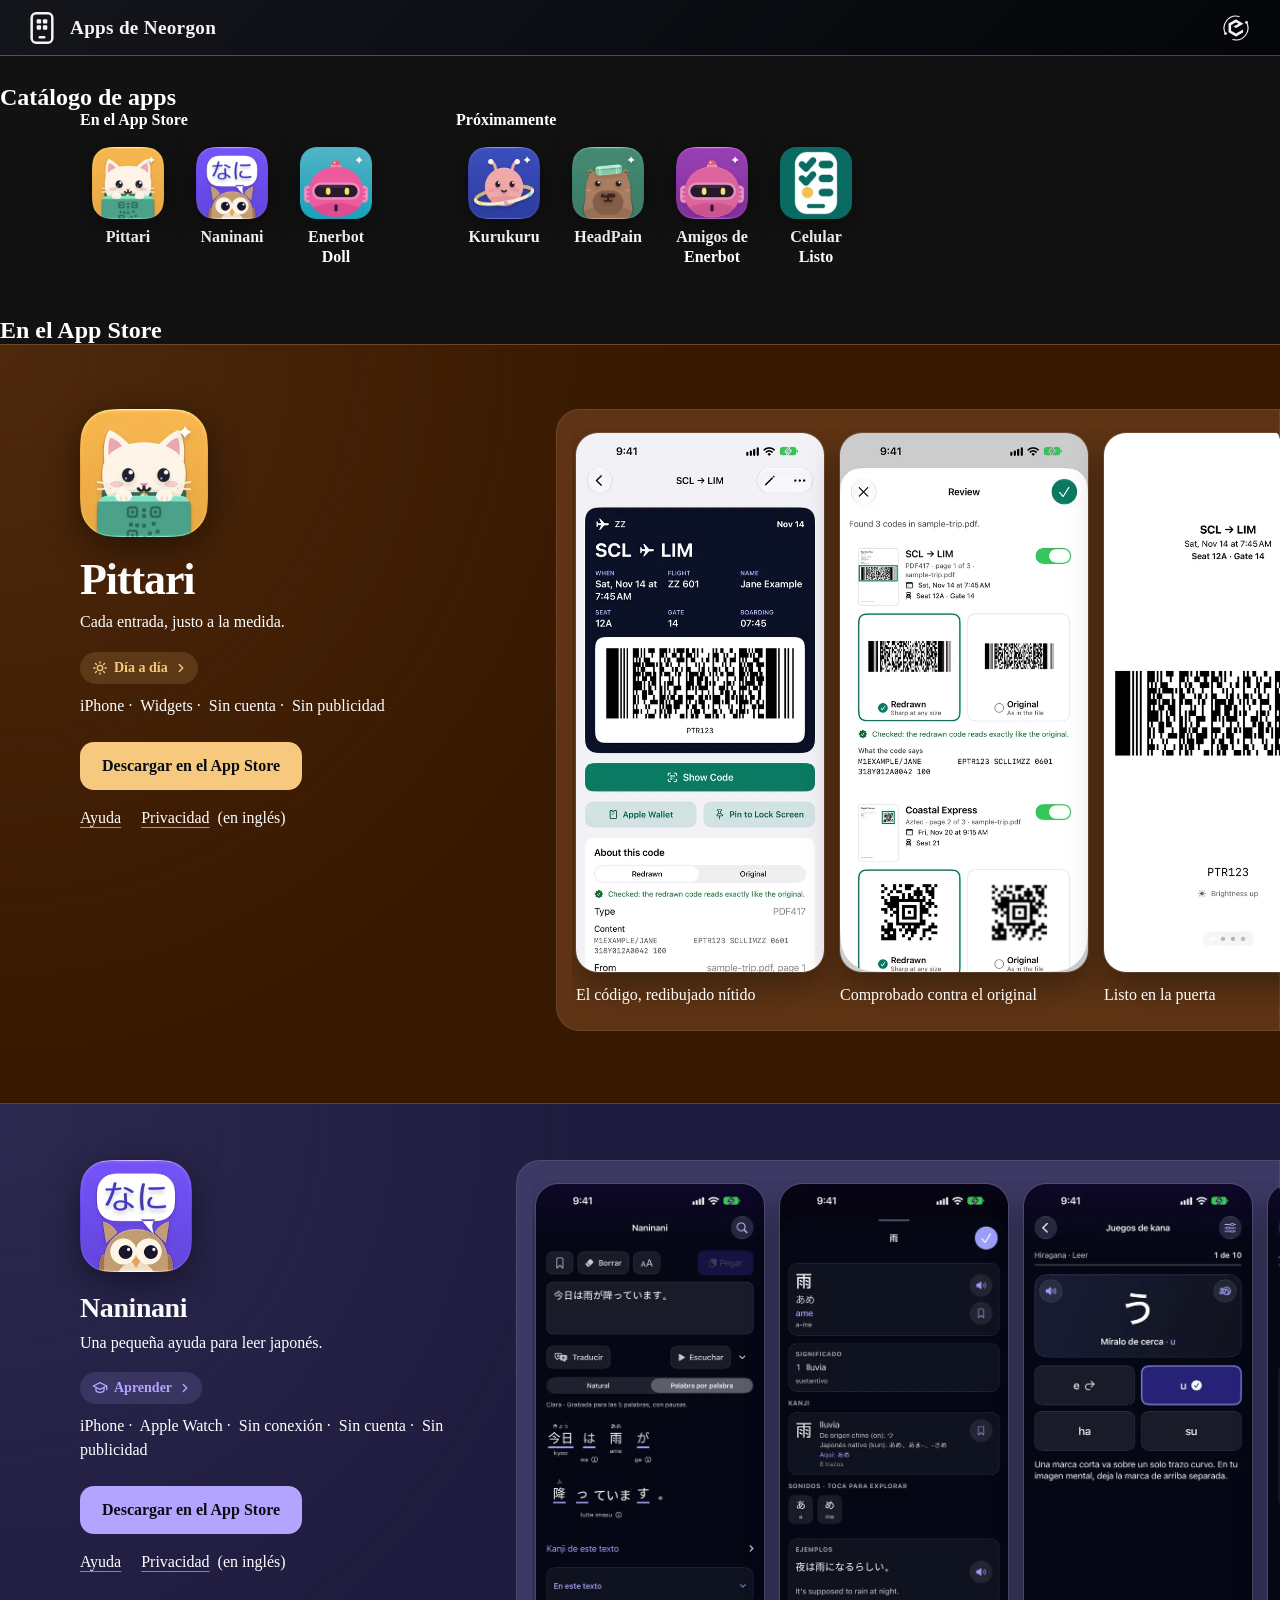
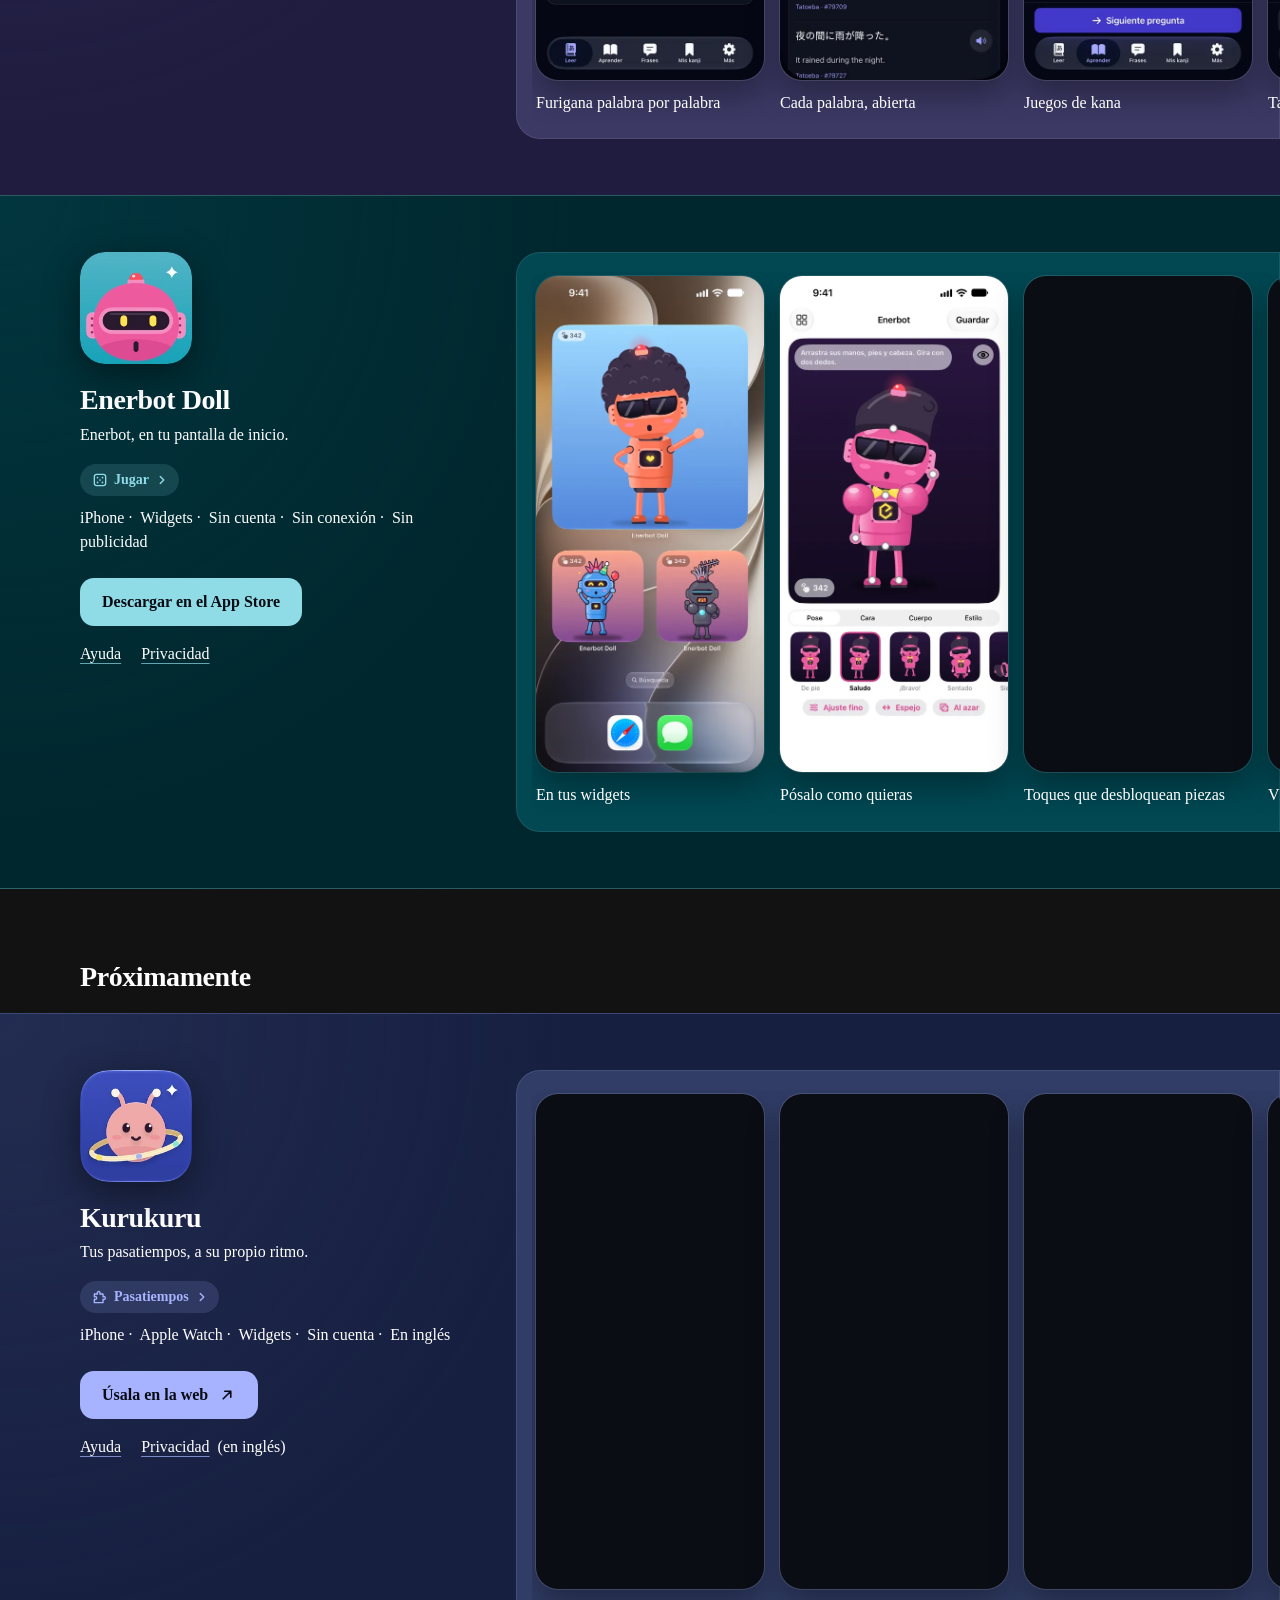
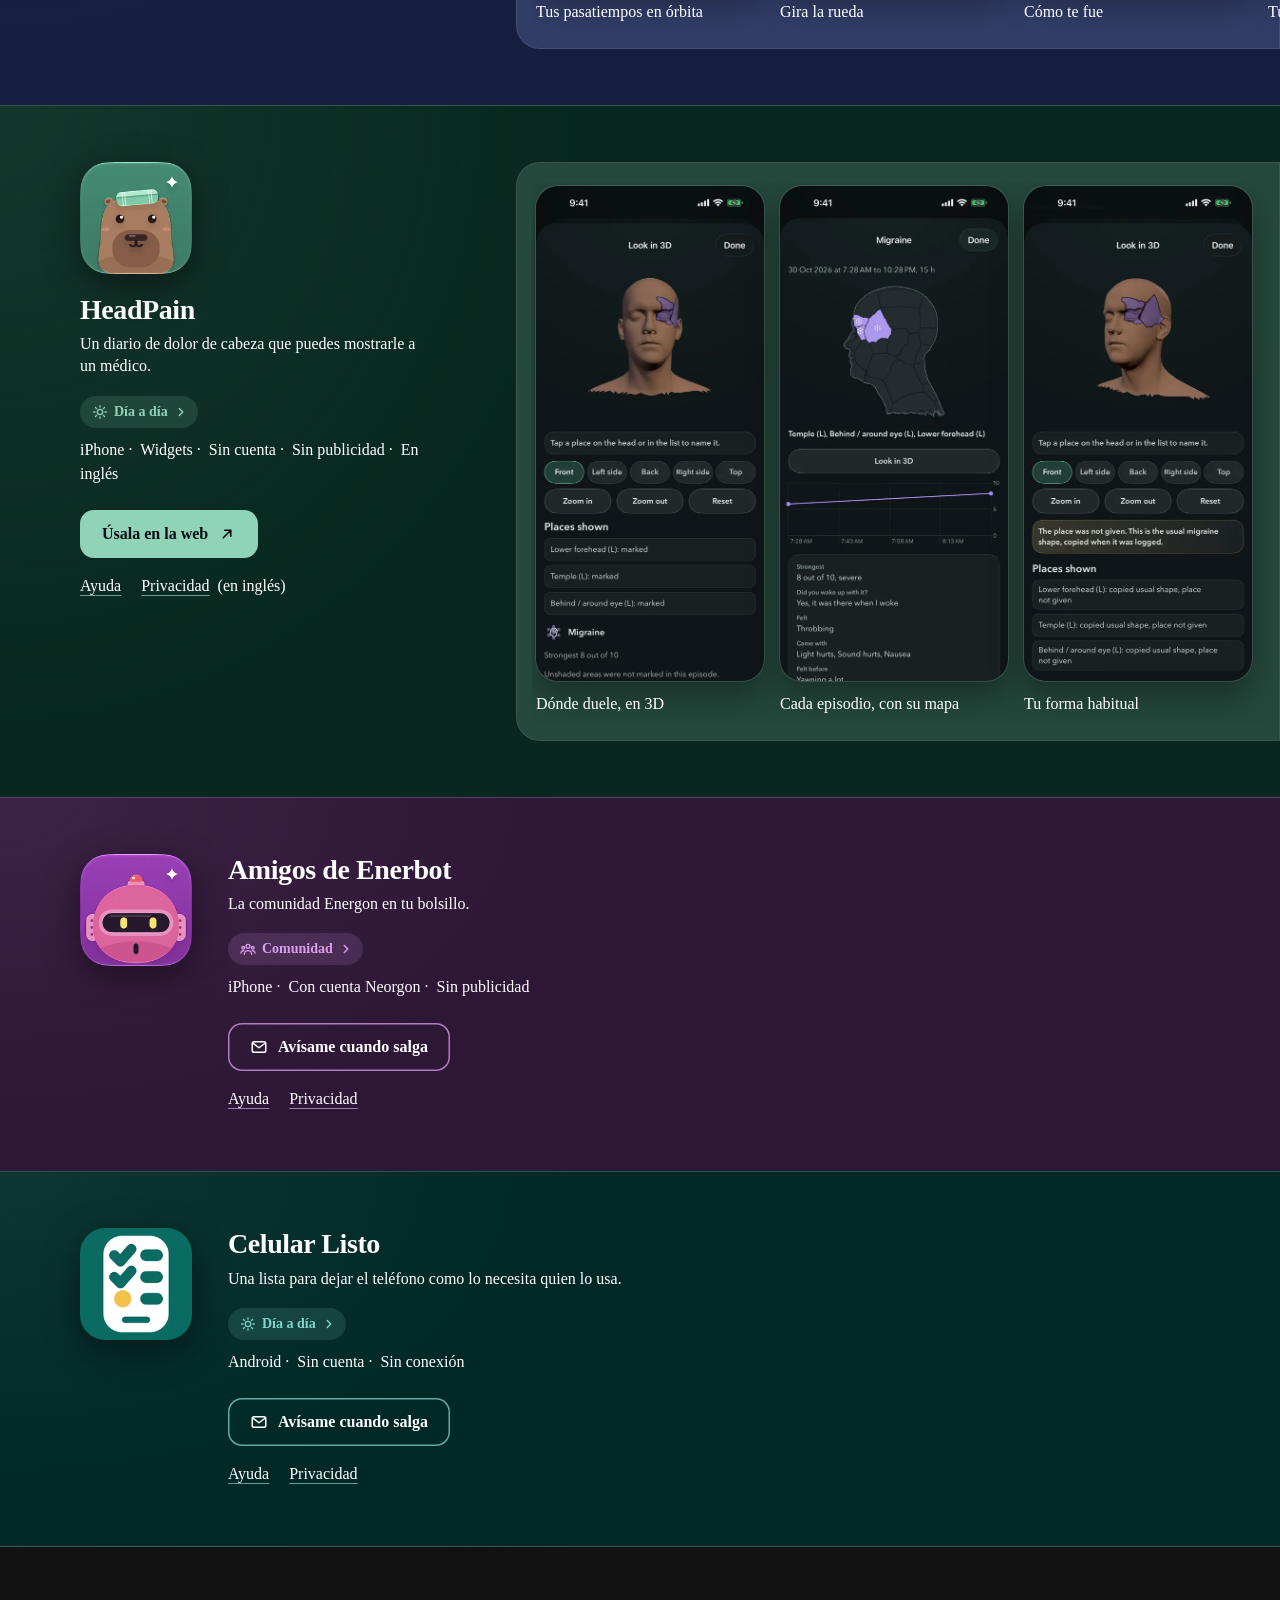
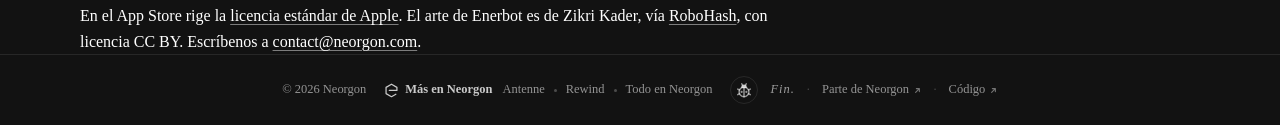
<file: index.html>
<!DOCTYPE html>
<html lang="es">
<head>
  <meta charset="UTF-8">
  <!-- Strict CSP. An inline script runs only if its sha256 is listed: the one hash is the theme
       guard further down, so editing that script means re-hashing it (smoke check 29 reports a
       mismatch). Inline on*="" handlers never run; attach listeners from a script file. Add a
       source only when the page loads from it, as an exact host or a pinned path, never a whole
       package CDN. frame-ancestors, report-uri and sandbox are ignored in a meta tag, so they
       are left out. -->
  <meta http-equiv="Content-Security-Policy" content="default-src 'none'; script-src 'self' 'sha256-na6phygP/tfoCIp4oBeQgGJJpQsZob/udrLum+20QTI=' https://gc.zgo.at https://static.cloudflareinsights.com; style-src 'self' 'unsafe-inline' https://cdn.neorgon.org/v1.0.0/; img-src 'self' data: https://neorgon.goatcounter.com; font-src 'self'; connect-src 'self' https://neorgon.goatcounter.com https://cloudflareinsights.com; manifest-src 'self'; frame-src 'none'; worker-src 'none'; object-src 'none'; base-uri 'none'; form-action 'self'">
  <meta name="viewport" content="width=device-width, initial-scale=1.0">
  <link rel="icon" type="image/svg+xml" href="/favicon.svg">
  <link rel="icon" type="image/x-icon" href="/favicon.ico" sizes="16x16 32x32 48x48">
  <link rel="apple-touch-icon" sizes="180x180" href="/apple-touch-icon.png">
  <meta name="apple-mobile-web-app-title" content="Neorgon Apps">
  <link rel="manifest" href="/site.webmanifest">
  <meta name="neo-mark" content="on">
  <title>Apps de Neorgon</title>
  <meta name="description" content="Apps de Neorgon para iPhone y Android: los códigos de tus entradas, japonés, un robot para tus widgets y más, cada una con su ayuda y su privacidad">
  <meta property="og:title" content="Apps de Neorgon">
  <meta property="og:description" content="Apps de Neorgon para iPhone y Android: los códigos de tus entradas, japonés, un robot para tus widgets y más, cada una con su ayuda y su privacidad">
  <meta property="og:type" content="website">
  <meta property="og:url" content="https://apps.neorgon.com/">
  <meta property="og:site_name" content="Neorgon">
  <meta name="twitter:card" content="summary_large_image">
  <meta name="twitter:title" content="Apps de Neorgon">
  <meta name="twitter:description" content="Apps de Neorgon para iPhone y Android: los códigos de tus entradas, japonés, un robot para tus widgets y más, cada una con su ayuda y su privacidad">
  <meta name="robots" content="index, follow">
  <link rel="canonical" href="https://apps.neorgon.com/">
  <meta property="og:locale" content="es_CL">
  <meta name="theme-color" content="#040714">
  <!-- catalog-og -->
  <meta property="og:image" content="https://apps.neorgon.com/og-preview.jpg">
  <meta property="og:image:width" content="1200">
  <meta property="og:image:height" content="630">
  <meta property="og:image:alt" content="Los íconos de Pittari, Naninani, Enerbot Doll, Kurukuru, HeadPain, Amigos de Enerbot y Celular Listo, con el título Apps de Neorgon">
  <meta name="twitter:image" content="https://apps.neorgon.com/og-preview.jpg">
  <meta name="twitter:image:alt" content="Los íconos de Pittari, Naninani, Enerbot Doll, Kurukuru, HeadPain, Amigos de Enerbot y Celular Listo, con el título Apps de Neorgon">
  <!-- /catalog-og -->
  <!-- Fleet design tokens: canonical, do not redeclare locally (docs/references/new-project-context.md, Design) -->
  <link rel="stylesheet" href="https://cdn.neorgon.org/v1.0.0/styles/base.css">
  <link rel="stylesheet" href="css/style.css">
  <link rel="stylesheet" href="css/apps.css">
  <link rel="stylesheet" href="css/catalog.css">
  <link rel="stylesheet" href="css/neorgon-parts.css">
  <!-- Neorgon Header Kit. Keep after style.css. -->
  <script>(function(){var m=location.search.match(/[?&]theme=([\w-]+)/)||document.cookie.match(/(?:^|;\s*)neo_theme=([\w-]+)/);if(m&&m[1]!=='default')document.documentElement.dataset.theme=decodeURIComponent(m[1]);})();</script>
  <link rel="stylesheet" href="css/neorgon-header.css">
  <link rel="stylesheet" href="css/neorgon-themes.css">
  <link rel="stylesheet" href="https://cdn.neorgon.org/v1.0.0/header/season.css">
  <script defer src="js/neorgon-header.js"></script>
  <!-- Neorgon Footer Kit. -->
  <link rel="stylesheet" href="css/neorgon-footer.css">
  <script defer src="js/neorgon-footer.js"></script>
  <!-- Neorgon Beacon Kit (vendored). Report-an-issue ladybug in the footer bar: it
       carries page context to balise.neorgon.com in a URL fragment and the
       visitor writes there. No form on this page and no request from it.
       See packages/neorgon-ui/beacon/README.md. -->
  <meta name="neo-repo" content="https://github.com/energon-a-secas/apps-site">
  <meta name="beacon-site" content="apps-site">
  <meta name="neo-category" content="neorgon">
  <link rel="stylesheet" href="css/neorgon-beacon.css">
  <script defer src="js/neorgon-beacon.js"></script>
  <!-- Written by tools/build-catalog.py from data/apps.json: edit the data, not the block. -->
  <!-- catalog-jsonld -->
  <script type="application/ld+json">
  {
    "@context": "https://schema.org",
    "@type": "CollectionPage",
    "name": "Apps de Neorgon",
    "url": "https://apps.neorgon.com/",
    "inLanguage": "es",
    "publisher": {
      "@type": "Organization",
      "name": "Neorgon",
      "url": "https://neorgon.com/"
    },
    "mainEntity": {
      "@type": "ItemList",
      "itemListElement": [
        {
          "@type": "ListItem",
          "position": 1,
          "item": {
            "@type": "MobileApplication",
            "name": "Pittari",
            "description": "Cada entrada, justo a la medida.",
            "operatingSystem": "iOS 18",
            "applicationCategory": "UtilitiesApplication",
            "url": "https://apps.neorgon.com/pittari/",
            "image": "https://apps.neorgon.com/assets/icons/pittari.png",
            "installUrl": "https://apps.apple.com/app/id6832228316"
          }
        },
        {
          "@type": "ListItem",
          "position": 2,
          "item": {
            "@type": "MobileApplication",
            "name": "Naninani",
            "description": "Una pequeña ayuda para leer japonés.",
            "operatingSystem": "iOS 17",
            "applicationCategory": "EducationalApplication",
            "url": "https://yomu.neorgon.com/naninani/",
            "image": "https://apps.neorgon.com/assets/icons/naninani.png",
            "installUrl": "https://apps.apple.com/app/id6823867428"
          }
        },
        {
          "@type": "ListItem",
          "position": 3,
          "item": {
            "@type": "MobileApplication",
            "name": "Enerbot Doll",
            "description": "Enerbot, en tu pantalla de inicio.",
            "operatingSystem": "iOS 18",
            "applicationCategory": "EntertainmentApplication",
            "url": "https://apps.neorgon.com/enerbot-doll/",
            "image": "https://apps.neorgon.com/assets/icons/enerbot-doll.png",
            "installUrl": "https://apps.apple.com/app/id6832789744"
          }
        },
        {
          "@type": "ListItem",
          "position": 4,
          "item": {
            "@type": "MobileApplication",
            "name": "Kurukuru",
            "description": "Tus pasatiempos, a su propio ritmo.",
            "operatingSystem": "iOS 18",
            "applicationCategory": "LifestyleApplication",
            "url": "https://hobbyorbit.neorgon.com/kurukuru/",
            "image": "https://apps.neorgon.com/assets/icons/kurukuru.png"
          }
        },
        {
          "@type": "ListItem",
          "position": 5,
          "item": {
            "@type": "MobileApplication",
            "name": "HeadPain",
            "description": "Un diario de dolor de cabeza que puedes mostrarle a un médico.",
            "operatingSystem": "iOS 18",
            "applicationCategory": "HealthApplication",
            "url": "https://apps.neorgon.com/headpain/",
            "image": "https://apps.neorgon.com/assets/icons/headpain.png"
          }
        },
        {
          "@type": "ListItem",
          "position": 6,
          "item": {
            "@type": "MobileApplication",
            "name": "Amigos de Enerbot",
            "description": "La comunidad Energon en tu bolsillo.",
            "operatingSystem": "iOS 17",
            "applicationCategory": "LifestyleApplication",
            "url": "https://apps.neorgon.com/amigos/",
            "image": "https://apps.neorgon.com/assets/icons/amigos.png"
          }
        },
        {
          "@type": "ListItem",
          "position": 7,
          "item": {
            "@type": "MobileApplication",
            "name": "Celular Listo",
            "description": "Una lista para dejar el teléfono como lo necesita quien lo usa.",
            "operatingSystem": "Android 10",
            "applicationCategory": "UtilitiesApplication",
            "url": "https://apps.neorgon.com/celular-listo/",
            "image": "https://apps.neorgon.com/assets/icons/celular-listo.png"
          }
        }
      ]
    }
  }
  </script>
  <!-- /catalog-jsonld -->
</head>
<body>

  <a class="skip-link" href="#main">Ir al contenido</a>

  <!-- Neorgon Header Kit contract. Modes: hub | content | app (see packages/neorgon-ui/header/README.md).
       App mode with the neutral ink skin, so the app icons and their hues carry the colour. -->
  <header class="header-bar" data-header-mode="app" data-header-skin="ink">

    <div class="header-logo">
      <!-- One link: mark + name go to THIS site's home. The hub icon in
           .header-right is the only header link to neorgon.com. -->
      <a href="./" class="header-title-link">
        <img src="energon-classic-logo.png" class="header-logo-img" alt="">
        <div class="header-title-wrap">
          <h1>Apps de Neorgon</h1>
        </div>
      </a>
    </div>

    <div class="header-right">
      <a class="header-home" href="https://neorgon.com/" title="neorgon.com" aria-label="Inicio de Neorgon">
        <svg class="nh-hub-icon" viewBox="0 0 24 24" fill="none" xmlns="http://www.w3.org/2000/svg" aria-hidden="true">
          <path d="M12 4.4 18.58 8.2 18.58 15.8 12 19.6 5.42 15.8 5.42 8.2Z" fill="currentColor" stroke="none"/>
          <g class="nh-orbit">
            <path d="M2.47 17.50 A11.0 11.0 0 0 1 14.85 1.37" fill="none" stroke="currentColor" stroke-width="1.05" stroke-linecap="round"/>
            <path d="M21.53 6.50 A11.0 11.0 0 0 1 9.15 22.63" fill="none" stroke="currentColor" stroke-width="1.05" stroke-linecap="round"/>
            <circle cx="21.71" cy="6.84" r="1.25" fill="currentColor"/>
            <circle cx="2.29" cy="17.16" r="1.25" fill="currentColor"/>
          </g>
        </svg>
      </a>
    </div>

  </header>

  <main id="main" class="catalog" tabindex="-1">
  <!-- Written by tools/build-catalog.py from data/apps.json: edit the data, not the block. -->
  <!-- catalog -->
  <nav class="shelf" aria-labelledby="catalog-title">
    <h2 class="sr-only" id="catalog-title">Catálogo de apps</h2>
    <div class="shelf__inner">
      <div class="shelf__group shelf__group--available">
        <p class="shelf__label" id="shelf-available">En el App Store</p>
        <ul class="shelf__grid" aria-labelledby="shelf-available">
          <li><a class="shelf__app" href="#pittari"><img src="assets/icons/pittari.webp" alt="" width="72" height="72"><span class="shelf__name">Pittari</span></a></li>
          <li><a class="shelf__app" href="#naninani"><img src="assets/icons/naninani.webp" alt="" width="72" height="72"><span class="shelf__name">Naninani</span></a></li>
          <li><a class="shelf__app" href="#enerbot-doll"><img src="assets/icons/enerbot-doll.webp" alt="" width="72" height="72"><span class="shelf__name">Enerbot Doll</span></a></li>
        </ul>
      </div>
      <div class="shelf__group shelf__group--soon">
        <p class="shelf__label" id="shelf-soon">Próximamente</p>
        <ul class="shelf__grid" aria-labelledby="shelf-soon">
          <li><a class="shelf__app" href="#kurukuru"><img src="assets/icons/kurukuru.webp" alt="" width="72" height="72"><span class="shelf__name">Kurukuru</span></a></li>
          <li><a class="shelf__app" href="#headpain"><img src="assets/icons/headpain.webp" alt="" width="72" height="72"><span class="shelf__name">HeadPain</span></a></li>
          <li><a class="shelf__app" href="#amigos"><img src="assets/icons/amigos.webp" alt="" width="72" height="72"><span class="shelf__name">Amigos de Enerbot</span></a></li>
          <li><a class="shelf__app" href="#celular-listo"><img src="assets/icons/celular-listo.webp" alt="" width="72" height="72"><span class="shelf__name">Celular Listo</span></a></li>
        </ul>
      </div>
    </div>
  </nav>
  <section class="group group--available" aria-labelledby="group-available">
    <h2 class="group__title sr-only" id="group-available">En el App Store</h2>
    <article class="band band--featured" id="pittari" data-app="pittari" aria-labelledby="pittari-name">
      <div class="band__inner">
        <div class="band__info">
          <img class="band__icon" src="assets/icons/pittari.webp" alt="" width="128" height="128">
          <div class="band__title"><h3 class="band__name" id="pittari-name">Pittari</h3></div>
          <p class="band__promise">Cada entrada, justo a la medida.</p>
          <div class="band__chips"><p class="band__category"><a class="neo-chip neo-chip--category" href="https://neorgon.com/life/" aria-label="Día a día en Neorgon"><svg class="neo-chip__icon" aria-hidden="true" focusable="false" width="16" height="16" xmlns="http://www.w3.org/2000/svg" viewBox="0 0 24 24" fill="none" stroke="currentColor" stroke-width="2" stroke-linecap="round" stroke-linejoin="round"><circle cx="12" cy="12" r="4"/><path d="M12 2.5v2M12 19.5v2M2.5 12h2M19.5 12h2M5.3 5.3l1.4 1.4M17.3 17.3l1.4 1.4M5.3 18.7l1.4-1.4M17.3 6.7l1.4-1.4"/></svg><span class="neo-chip__label">Día a día</span><svg class="neo-chip__go" viewBox="0 0 24 24" width="14" height="14" aria-hidden="true" focusable="false"><path d="m9 6 6 6-6 6" fill="none" stroke="currentColor" stroke-width="2.4" stroke-linecap="round" stroke-linejoin="round"/></svg></a></p><p class="band__facts">iPhone<span class="band__sep" aria-hidden="true">&nbsp;·</span> Widgets<span class="band__sep" aria-hidden="true">&nbsp;·</span> Sin cuenta<span class="band__sep" aria-hidden="true">&nbsp;·</span> Sin publicidad</p></div>
          <p class="band__action"><a class="cta" href="https://apps.apple.com/app/id6832228316" rel="noreferrer">Descargar en el App Store</a></p>
          <p class="band__meta"><a href="pittari/" hreflang="en" aria-describedby="pittari-lang">Ayuda</a><a href="pittari/privacy/" hreflang="en" aria-describedby="pittari-lang">Privacidad</a><span class="band__note" id="pittari-lang">(en inglés)</span></p>
        </div>
        <div class="stage" role="region" aria-label="Capturas de Pittari">
          <ol class="stage__strip" tabindex="0">
            <li class="stage__frame"><figure><img class="stage__shot" src="assets/shots/pittari/01-pass.webp" alt="Una tarjeta de embarque de Santiago a Lima con su código redibujado" width="480" height="1043" decoding="async"><figcaption>El código, redibujado nítido</figcaption></figure></li>
            <li class="stage__frame"><figure><img class="stage__shot" src="assets/shots/pittari/02-review.webp" alt="La revisión de un PDF con tres códigos, redibujados junto al original" width="480" height="1043" decoding="async"><figcaption>Comprobado contra el original</figcaption></figure></li>
            <li class="stage__frame"><figure><img class="stage__shot" src="assets/shots/pittari/03-fullscreen.webp" alt="Un código a pantalla completa con el brillo al máximo" width="480" height="1043" decoding="async"><figcaption>Listo en la puerta</figcaption></figure></li>
            <li class="stage__frame"><figure><img class="stage__shot" src="assets/shots/pittari/04-widgets.webp" alt="La Live Activity y los widgets del próximo pase" width="480" height="1043" decoding="async"><figcaption>Widgets y Actividad en vivo</figcaption></figure></li>
            <li class="stage__frame"><figure><img class="stage__shot" src="assets/shots/pittari/05-kept.webp" alt="Pases guardados para Apple Wallet: 4 de 50 lugares usados" width="480" height="1043" decoding="async"><figcaption>Guardados para Apple Wallet</figcaption></figure></li>
          </ol>
        </div>
      </div>
    </article>
    <article class="band" id="naninani" data-app="naninani" aria-labelledby="naninani-name">
      <div class="band__inner">
        <div class="band__info">
          <img class="band__icon" src="assets/icons/naninani.webp" alt="" width="112" height="112">
          <div class="band__title"><h3 class="band__name" id="naninani-name">Naninani</h3></div>
          <p class="band__promise">Una pequeña ayuda para leer japonés.</p>
          <div class="band__chips"><p class="band__category"><a class="neo-chip neo-chip--category" href="https://neorgon.com/learning/" aria-label="Aprender en Neorgon"><svg class="neo-chip__icon" aria-hidden="true" focusable="false" width="16" height="16" xmlns="http://www.w3.org/2000/svg" viewBox="0 0 24 24" fill="none" stroke="currentColor" stroke-width="2" stroke-linecap="round" stroke-linejoin="round"><path d="M12 4 22 9l-10 5L2 9z"/><path d="M6 11v4.5c0 1.7 2.7 3 6 3s6-1.3 6-3V11"/><path d="M22 9v5.5"/></svg><span class="neo-chip__label">Aprender</span><svg class="neo-chip__go" viewBox="0 0 24 24" width="14" height="14" aria-hidden="true" focusable="false"><path d="m9 6 6 6-6 6" fill="none" stroke="currentColor" stroke-width="2.4" stroke-linecap="round" stroke-linejoin="round"/></svg></a></p><p class="band__facts">iPhone<span class="band__sep" aria-hidden="true">&nbsp;·</span> Apple Watch<span class="band__sep" aria-hidden="true">&nbsp;·</span> Sin conexión<span class="band__sep" aria-hidden="true">&nbsp;·</span> Sin cuenta<span class="band__sep" aria-hidden="true">&nbsp;·</span> Sin publicidad</p></div>
          <p class="band__action"><a class="cta" href="https://apps.apple.com/app/id6823867428" rel="noreferrer">Descargar en el App Store</a></p>
          <p class="band__meta"><a href="https://yomu.neorgon.com/naninani/" hreflang="en" aria-describedby="naninani-lang">Ayuda</a><a href="https://yomu.neorgon.com/naninani/privacy/" hreflang="en" aria-describedby="naninani-lang">Privacidad</a><span class="band__note" id="naninani-lang">(en inglés)</span></p>
        </div>
        <div class="stage" role="region" aria-label="Capturas de Naninani">
          <ol class="stage__strip" tabindex="0">
            <li class="stage__frame"><figure><img class="stage__shot" src="assets/shots/naninani/01-leer.webp" alt="Leer: una oración con furigana y la lectura de cada palabra" width="480" height="1043" loading="lazy" decoding="async"><figcaption>Furigana palabra por palabra</figcaption></figure></li>
            <li class="stage__frame"><figure><img class="stage__shot" src="assets/shots/naninani/02-palabra.webp" alt="Una palabra abierta: significado, kanji, sonidos y ejemplos" width="480" height="1043" loading="lazy" decoding="async"><figcaption>Cada palabra, abierta</figcaption></figure></li>
            <li class="stage__frame"><figure><img class="stage__shot" src="assets/shots/naninani/03-kana.webp" alt="Juegos de kana: elegir la lectura de un hiragana" width="480" height="1043" loading="lazy" decoding="async"><figcaption>Juegos de kana</figcaption></figure></li>
            <li class="stage__frame"><figure><img class="stage__shot" src="assets/shots/naninani/04-tarjetas.webp" alt="Tarjetas de kanji del JLPT N5" width="480" height="1043" loading="lazy" decoding="async"><figcaption>Tarjetas de kanji</figcaption></figure></li>
            <li class="stage__frame"><figure><img class="stage__shot" src="assets/shots/naninani/05-kanji.webp" alt="Un kanji con sus lecturas y su orden de trazos" width="480" height="1043" loading="lazy" decoding="async"><figcaption>El orden de los trazos</figcaption></figure></li>
          </ol>
        </div>
      </div>
    </article>
    <article class="band" id="enerbot-doll" data-app="enerbot-doll" aria-labelledby="enerbot-doll-name">
      <div class="band__inner">
        <div class="band__info">
          <img class="band__icon" src="assets/icons/enerbot-doll.webp" alt="" width="112" height="112">
          <div class="band__title"><h3 class="band__name" id="enerbot-doll-name">Enerbot Doll</h3></div>
          <p class="band__promise">Enerbot, en tu pantalla de inicio.</p>
          <div class="band__chips"><p class="band__category"><a class="neo-chip neo-chip--category" href="https://neorgon.com/play/" aria-label="Jugar en Neorgon"><svg class="neo-chip__icon" aria-hidden="true" focusable="false" width="16" height="16" xmlns="http://www.w3.org/2000/svg" viewBox="0 0 24 24" fill="none" stroke="currentColor" stroke-width="2" stroke-linecap="round" stroke-linejoin="round"><rect x="3.5" y="3.5" width="17" height="17" rx="3.5"/><circle cx="8.3" cy="8.3" r="1.3" fill="currentColor" stroke="none"/><circle cx="15.7" cy="8.3" r="1.3" fill="currentColor" stroke="none"/><circle cx="12" cy="12" r="1.3" fill="currentColor" stroke="none"/><circle cx="8.3" cy="15.7" r="1.3" fill="currentColor" stroke="none"/><circle cx="15.7" cy="15.7" r="1.3" fill="currentColor" stroke="none"/></svg><span class="neo-chip__label">Jugar</span><svg class="neo-chip__go" viewBox="0 0 24 24" width="14" height="14" aria-hidden="true" focusable="false"><path d="m9 6 6 6-6 6" fill="none" stroke="currentColor" stroke-width="2.4" stroke-linecap="round" stroke-linejoin="round"/></svg></a></p><p class="band__facts">iPhone<span class="band__sep" aria-hidden="true">&nbsp;·</span> Widgets<span class="band__sep" aria-hidden="true">&nbsp;·</span> Sin cuenta<span class="band__sep" aria-hidden="true">&nbsp;·</span> Sin conexión<span class="band__sep" aria-hidden="true">&nbsp;·</span> Sin publicidad</p></div>
          <p class="band__action"><a class="cta" href="https://apps.apple.com/app/id6832789744" rel="noreferrer">Descargar en el App Store</a></p>
          <p class="band__meta"><a href="enerbot-doll/">Ayuda</a><a href="enerbot-doll/privacy/">Privacidad</a></p>
        </div>
        <div class="stage" role="region" aria-label="Capturas de Enerbot Doll">
          <ol class="stage__strip" tabindex="0">
            <li class="stage__frame"><figure><img class="stage__shot" src="assets/shots/enerbot-doll/01-widgets.webp" alt="Tres widgets en la pantalla de inicio: Enerbot con afro y lentes en el grande y otros dos muñecos en los pequeños, cada uno con 342 toques" width="480" height="1043" loading="lazy" decoding="async"><figcaption>En tus widgets</figcaption></figure></li>
            <li class="stage__frame"><figure><img class="stage__shot" src="assets/shots/enerbot-doll/02-posar.webp" alt="Posar: Enerbot saluda en el editor, con poses para elegir y los botones Ajuste fino, Espejo y Al azar" width="480" height="1043" loading="lazy" decoding="async"><figcaption>Pósalo como quieras</figcaption></figure></li>
            <li class="stage__frame"><figure><img class="stage__shot" src="assets/shots/enerbot-doll/03-coleccion.webp" alt="La Colección: 342 toques, 15 de 19 piezas desbloqueadas y lo que viene, como un monóculo a 158 toques" width="480" height="1043" loading="lazy" decoding="async"><figcaption>Toques que desbloquean piezas</figcaption></figure></li>
            <li class="stage__frame"><figure><img class="stage__shot" src="assets/shots/enerbot-doll/04-contorno.webp" alt="Estilo: un muñeco gris con antena de TV, los colores de su carcasa, la luz de sus ojos y el contorno" width="480" height="1043" loading="lazy" decoding="async"><figcaption>Vístelo a tu estilo</figcaption></figure></li>
          </ol>
        </div>
      </div>
    </article>
  </section>
  <section class="group group--soon" aria-labelledby="group-soon">
    <h2 class="group__title" id="group-soon">Próximamente</h2>
    <article class="band band--soon" id="kurukuru" data-app="kurukuru" aria-labelledby="kurukuru-name">
      <div class="band__inner">
        <div class="band__info">
          <img class="band__icon" src="assets/icons/kurukuru.webp" alt="" width="112" height="112">
          <div class="band__title"><h3 class="band__name" id="kurukuru-name">Kurukuru</h3></div>
          <p class="band__promise">Tus pasatiempos, a su propio ritmo.</p>
          <div class="band__chips"><p class="band__category"><a class="neo-chip neo-chip--category" href="https://neorgon.com/hobbies/" aria-label="Pasatiempos en Neorgon"><svg class="neo-chip__icon" aria-hidden="true" focusable="false" width="16" height="16" xmlns="http://www.w3.org/2000/svg" viewBox="0 0 24 24" fill="none" stroke="currentColor" stroke-width="2" stroke-linecap="round" stroke-linejoin="round"><path d="M3.5 7.5h4.8a2.2 2.2 0 1 1 3.4 0h4.8v4.3a2.2 2.2 0 1 1 0 3.4v5.3h-13v-5.3a2.2 2.2 0 1 0 0-3.4z"/></svg><span class="neo-chip__label">Pasatiempos</span><svg class="neo-chip__go" viewBox="0 0 24 24" width="14" height="14" aria-hidden="true" focusable="false"><path d="m9 6 6 6-6 6" fill="none" stroke="currentColor" stroke-width="2.4" stroke-linecap="round" stroke-linejoin="round"/></svg></a></p><p class="band__facts">iPhone<span class="band__sep" aria-hidden="true">&nbsp;·</span> Apple Watch<span class="band__sep" aria-hidden="true">&nbsp;·</span> Widgets<span class="band__sep" aria-hidden="true">&nbsp;·</span> Sin cuenta<span class="band__sep" aria-hidden="true">&nbsp;·</span> En inglés</p></div>
          <p class="band__action"><a class="cta" href="https://hobbyorbit.neorgon.com/" rel="noreferrer">Úsala en la web<svg class="cta__icon" viewBox="0 0 24 24" width="18" height="18" aria-hidden="true" focusable="false"><path d="M7 17 17 7M9 7h8v8" fill="none" stroke="currentColor" stroke-width="2.2" stroke-linecap="round" stroke-linejoin="round"/></svg></a></p>
          <p class="band__meta"><a href="https://hobbyorbit.neorgon.com/kurukuru/" hreflang="en" aria-describedby="kurukuru-lang">Ayuda</a><a href="https://hobbyorbit.neorgon.com/kurukuru/privacy/" hreflang="en" aria-describedby="kurukuru-lang">Privacidad</a><span class="band__note" id="kurukuru-lang">(en inglés)</span></p>
        </div>
        <div class="stage" role="region" aria-label="Capturas de Kurukuru">
          <ol class="stage__strip" tabindex="0">
            <li class="stage__frame"><figure><img class="stage__shot" src="assets/shots/kurukuru/01-orbit.webp" alt="Orbit: los pasatiempos girando alrededor del que está en foco" width="480" height="1043" loading="lazy" decoding="async"><figcaption>Tus pasatiempos en órbita</figcaption></figure></li>
            <li class="stage__frame"><figure><img class="stage__shot" src="assets/shots/kurukuru/02-wheel.webp" alt="La rueda de siete categorías, lista para girar" width="480" height="1043" loading="lazy" decoding="async"><figcaption>Gira la rueda</figcaption></figure></li>
            <li class="stage__frame"><figure><img class="stage__shot" src="assets/shots/kurukuru/03-checkin.webp" alt="Un check-in: cómo te sentiste, tu energía y qué ayudó" width="480" height="1043" loading="lazy" decoding="async"><figcaption>Cómo te fue</figcaption></figure></li>
            <li class="stage__frame"><figure><img class="stage__shot" src="assets/shots/kurukuru/04-cycles.webp" alt="Ciclos: a qué hora del día vuelves a cada pasatiempo" width="480" height="1043" loading="lazy" decoding="async"><figcaption>Tus ritmos</figcaption></figure></li>
            <li class="stage__frame"><figure><img class="stage__shot" src="assets/shots/kurukuru/05-journal.webp" alt="El diario con los check-ins de cada día" width="480" height="1043" loading="lazy" decoding="async"><figcaption>Tu diario</figcaption></figure></li>
          </ol>
        </div>
      </div>
    </article>
    <article class="band band--soon" id="headpain" data-app="headpain" aria-labelledby="headpain-name">
      <div class="band__inner">
        <div class="band__info">
          <img class="band__icon" src="assets/icons/headpain.webp" alt="" width="112" height="112">
          <div class="band__title"><h3 class="band__name" id="headpain-name">HeadPain</h3></div>
          <p class="band__promise">Un diario de dolor de cabeza que puedes mostrarle a un médico.</p>
          <div class="band__chips"><p class="band__category"><a class="neo-chip neo-chip--category" href="https://neorgon.com/life/" aria-label="Día a día en Neorgon"><svg class="neo-chip__icon" aria-hidden="true" focusable="false" width="16" height="16" xmlns="http://www.w3.org/2000/svg" viewBox="0 0 24 24" fill="none" stroke="currentColor" stroke-width="2" stroke-linecap="round" stroke-linejoin="round"><circle cx="12" cy="12" r="4"/><path d="M12 2.5v2M12 19.5v2M2.5 12h2M19.5 12h2M5.3 5.3l1.4 1.4M17.3 17.3l1.4 1.4M5.3 18.7l1.4-1.4M17.3 6.7l1.4-1.4"/></svg><span class="neo-chip__label">Día a día</span><svg class="neo-chip__go" viewBox="0 0 24 24" width="14" height="14" aria-hidden="true" focusable="false"><path d="m9 6 6 6-6 6" fill="none" stroke="currentColor" stroke-width="2.4" stroke-linecap="round" stroke-linejoin="round"/></svg></a></p><p class="band__facts">iPhone<span class="band__sep" aria-hidden="true">&nbsp;·</span> Widgets<span class="band__sep" aria-hidden="true">&nbsp;·</span> Sin cuenta<span class="band__sep" aria-hidden="true">&nbsp;·</span> Sin publicidad<span class="band__sep" aria-hidden="true">&nbsp;·</span> En inglés</p></div>
          <p class="band__action"><a class="cta" href="https://headpain.neorgon.com/" rel="noreferrer">Úsala en la web<svg class="cta__icon" viewBox="0 0 24 24" width="18" height="18" aria-hidden="true" focusable="false"><path d="M7 17 17 7M9 7h8v8" fill="none" stroke="currentColor" stroke-width="2.2" stroke-linecap="round" stroke-linejoin="round"/></svg></a></p>
          <p class="band__meta"><a href="headpain/" hreflang="en" aria-describedby="headpain-lang">Ayuda</a><a href="headpain/privacy/" hreflang="en" aria-describedby="headpain-lang">Privacidad</a><span class="band__note" id="headpain-lang">(en inglés)</span></p>
        </div>
        <div class="stage" role="region" aria-label="Capturas de HeadPain">
          <ol class="stage__strip" tabindex="0">
            <li class="stage__frame"><figure><img class="stage__shot" src="assets/shots/headpain/01-3d.webp" alt="Look in 3D: la cabeza de frente con los lugares que dolieron" width="480" height="1043" loading="lazy" decoding="async"><figcaption>Dónde duele, en 3D</figcaption></figure></li>
            <li class="stage__frame"><figure><img class="stage__shot" src="assets/shots/headpain/02-episode.webp" alt="Un episodio de migraña con su mapa y cómo cambió la intensidad" width="480" height="1043" loading="lazy" decoding="async"><figcaption>Cada episodio, con su mapa</figcaption></figure></li>
            <li class="stage__frame"><figure><img class="stage__shot" src="assets/shots/headpain/03-usual.webp" alt="Look in 3D con la forma habitual de una migraña" width="480" height="1043" loading="lazy" decoding="async"><figcaption>Tu forma habitual</figcaption></figure></li>
          </ol>
        </div>
      </div>
    </article>
    <article class="band band--compact band--soon" id="amigos" data-app="amigos" aria-labelledby="amigos-name">
      <div class="band__inner">
        <div class="band__info">
          <img class="band__icon" src="assets/icons/amigos.webp" alt="" width="112" height="112">
          <div class="band__title"><h3 class="band__name" id="amigos-name">Amigos de Enerbot</h3></div>
          <p class="band__promise">La comunidad Energon en tu bolsillo.</p>
          <div class="band__chips"><p class="band__category"><a class="neo-chip neo-chip--category" href="https://neorgon.com/crew/" aria-label="Comunidad en Neorgon"><svg class="neo-chip__icon" aria-hidden="true" focusable="false" width="16" height="16" xmlns="http://www.w3.org/2000/svg" viewBox="0 0 24 24" fill="none" stroke="currentColor" stroke-width="2" stroke-linecap="round" stroke-linejoin="round"><circle cx="12" cy="8" r="3"/><path d="M6.5 20a5.5 5.5 0 0 1 11 0"/><circle cx="4.8" cy="10.2" r="2"/><path d="M1.5 18a3.5 3.5 0 0 1 4.2-3.4"/><circle cx="19.2" cy="10.2" r="2"/><path d="M22.5 18a3.5 3.5 0 0 0-4.2-3.4"/></svg><span class="neo-chip__label">Comunidad</span><svg class="neo-chip__go" viewBox="0 0 24 24" width="14" height="14" aria-hidden="true" focusable="false"><path d="m9 6 6 6-6 6" fill="none" stroke="currentColor" stroke-width="2.4" stroke-linecap="round" stroke-linejoin="round"/></svg></a></p><p class="band__facts">iPhone<span class="band__sep" aria-hidden="true">&nbsp;·</span> Con cuenta Neorgon<span class="band__sep" aria-hidden="true">&nbsp;·</span> Sin publicidad</p></div>
          <p class="band__action"><a class="cta cta--quiet" href="mailto:contact@neorgon.com?subject=Avísame%20cuando%20salga%20Amigos%20de%20Enerbot"><svg class="cta__icon" viewBox="0 0 24 24" width="18" height="18" aria-hidden="true" focusable="false"><rect x="3" y="5" width="18" height="14" rx="2.5" fill="none" stroke="currentColor" stroke-width="2"/><path d="m4 7 8 6 8-6" fill="none" stroke="currentColor" stroke-width="2" stroke-linecap="round" stroke-linejoin="round"/></svg>Avísame cuando salga</a></p>
          <p class="band__meta"><a href="amigos/">Ayuda</a><a href="amigos/privacy/">Privacidad</a></p>
        </div>
      </div>
    </article>
    <article class="band band--compact band--soon" id="celular-listo" data-app="celular-listo" aria-labelledby="celular-listo-name">
      <div class="band__inner">
        <div class="band__info">
          <img class="band__icon" src="assets/icons/celular-listo.webp" alt="" width="112" height="112">
          <div class="band__title"><h3 class="band__name" id="celular-listo-name">Celular Listo</h3></div>
          <p class="band__promise">Una lista para dejar el teléfono como lo necesita quien lo usa.</p>
          <div class="band__chips"><p class="band__category"><a class="neo-chip neo-chip--category" href="https://neorgon.com/life/" aria-label="Día a día en Neorgon"><svg class="neo-chip__icon" aria-hidden="true" focusable="false" width="16" height="16" xmlns="http://www.w3.org/2000/svg" viewBox="0 0 24 24" fill="none" stroke="currentColor" stroke-width="2" stroke-linecap="round" stroke-linejoin="round"><circle cx="12" cy="12" r="4"/><path d="M12 2.5v2M12 19.5v2M2.5 12h2M19.5 12h2M5.3 5.3l1.4 1.4M17.3 17.3l1.4 1.4M5.3 18.7l1.4-1.4M17.3 6.7l1.4-1.4"/></svg><span class="neo-chip__label">Día a día</span><svg class="neo-chip__go" viewBox="0 0 24 24" width="14" height="14" aria-hidden="true" focusable="false"><path d="m9 6 6 6-6 6" fill="none" stroke="currentColor" stroke-width="2.4" stroke-linecap="round" stroke-linejoin="round"/></svg></a></p><p class="band__facts">Android<span class="band__sep" aria-hidden="true">&nbsp;·</span> Sin cuenta<span class="band__sep" aria-hidden="true">&nbsp;·</span> Sin conexión</p></div>
          <p class="band__action"><a class="cta cta--quiet" href="mailto:contact@neorgon.com?subject=Avísame%20cuando%20salga%20Celular%20Listo"><svg class="cta__icon" viewBox="0 0 24 24" width="18" height="18" aria-hidden="true" focusable="false"><rect x="3" y="5" width="18" height="14" rx="2.5" fill="none" stroke="currentColor" stroke-width="2"/><path d="m4 7 8 6 8-6" fill="none" stroke="currentColor" stroke-width="2" stroke-linecap="round" stroke-linejoin="round"/></svg>Avísame cuando salga</a></p>
          <p class="band__meta"><a href="celular-listo/">Ayuda</a><a href="celular-listo/privacy/">Privacidad</a></p>
        </div>
      </div>
    </article>
  </section>
  <p class="catalog-legal">En el App Store rige la <a href="https://www.apple.com/legal/internet-services/itunes/dev/stdeula/" rel="noreferrer">licencia estándar de Apple</a>. El arte de Enerbot es de Zikri Kader, vía <a href="https://robohash.org/" rel="noreferrer">RoboHash</a>, con licencia CC BY. Escríbenos a <a href="mailto:contact@neorgon.com">contact@neorgon.com</a>.</p>
  <!-- /catalog -->
  </main>

  <footer class="neo-footer" data-footer-mode="minimal">
    <p>&copy; <span data-neo-year>2026</span> Neorgon</p>
    <!-- neo-fleet:more -->
    <nav class="neo-more" aria-label="Más en Neorgon" data-category="neorgon" data-label-en="Neorgon" data-label-es="Neorgon">
      <span class="neo-more__label" aria-hidden="true"><svg class="neo-more__icon" viewBox="0 0 24 24" width="16" height="16" fill="none" stroke="currentColor" stroke-width="2" stroke-linecap="round" stroke-linejoin="round" aria-hidden="true" focusable="false"><path d="M8.5 12h12.2V7L12 2 3.3 7v10l8.7 5 7-4"/></svg><span class="neo-more__title">Más en Neorgon</span></span>
      <ul class="neo-more__list">
        <li><a href="https://antenne.neorgon.com/">Antenne</a></li>
        <li><a href="https://rewind.neorgon.com/">Rewind</a></li>
        <li><a class="neo-more__all" href="https://neorgon.com/neorgon/">Todo en Neorgon</a></li>
      </ul>
    </nav>
    <!-- /neo-fleet:more -->
  </footer>

</body>
</html>
</file>
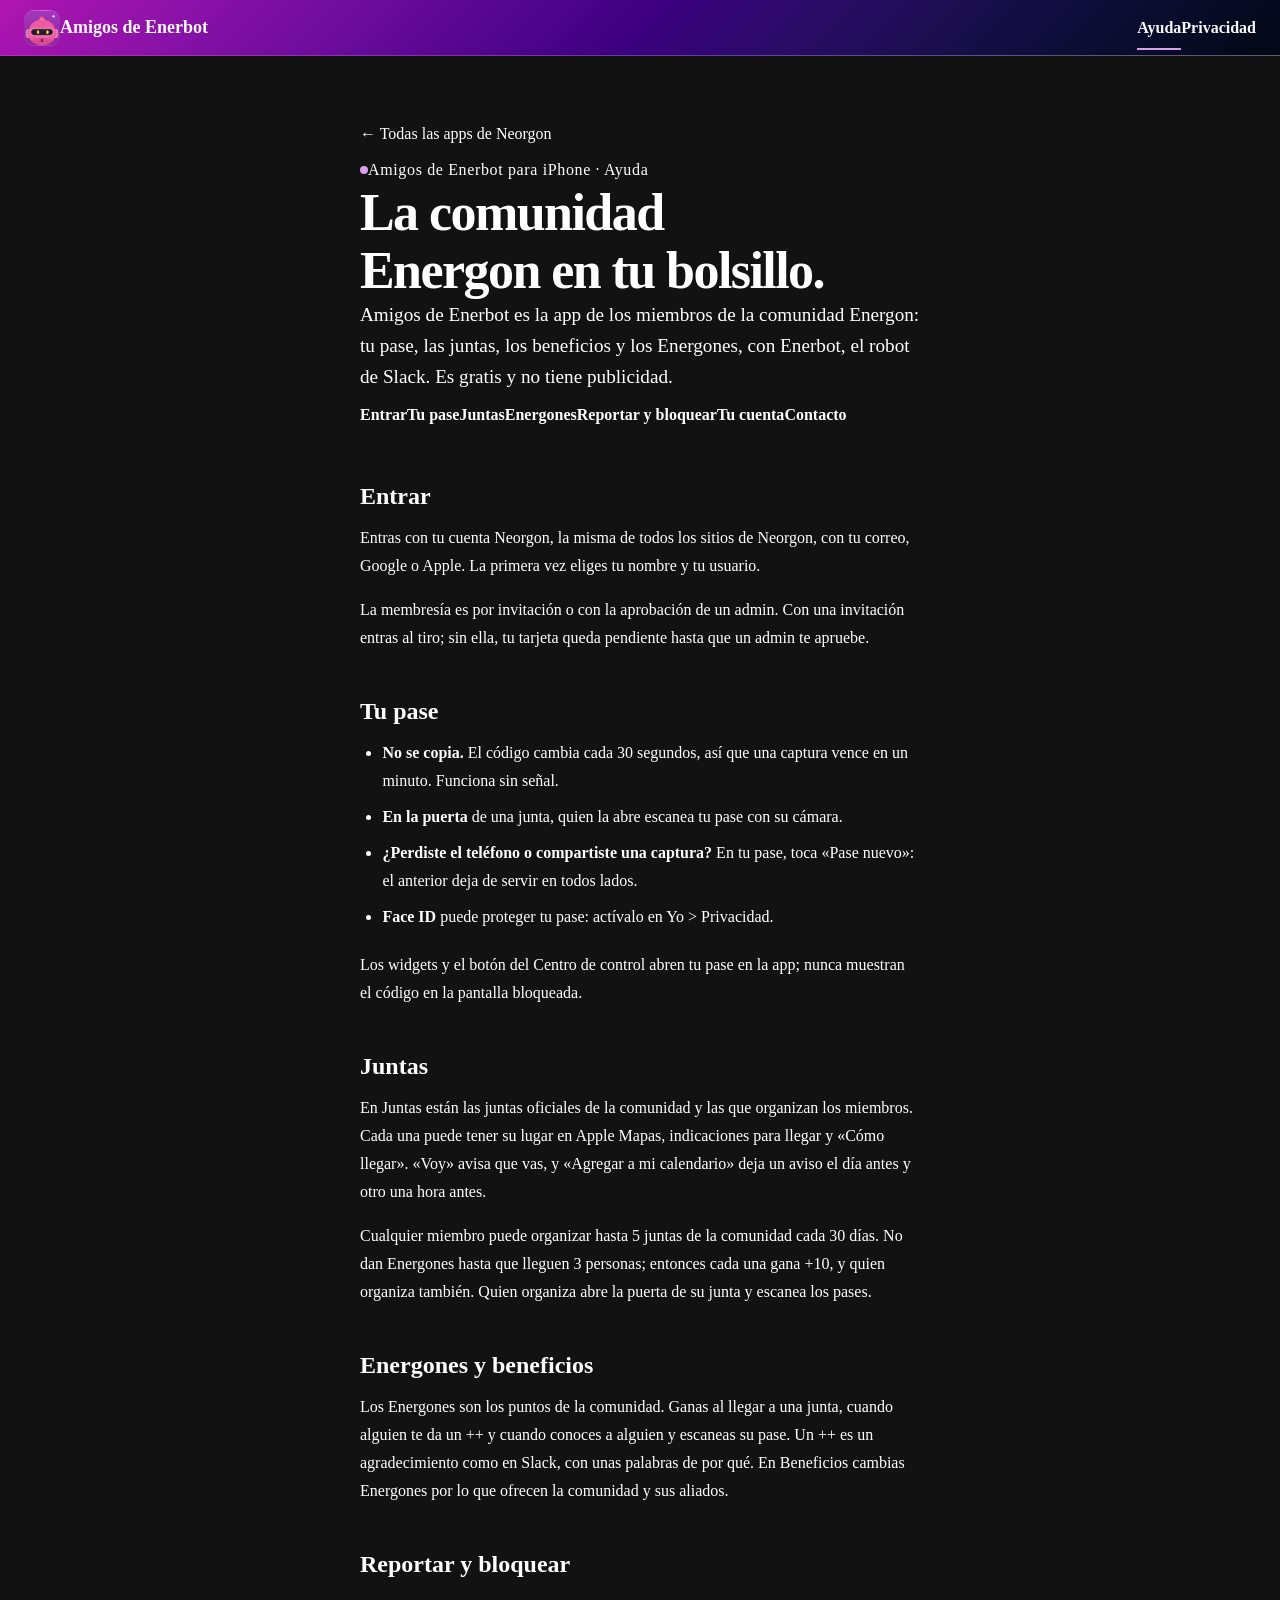
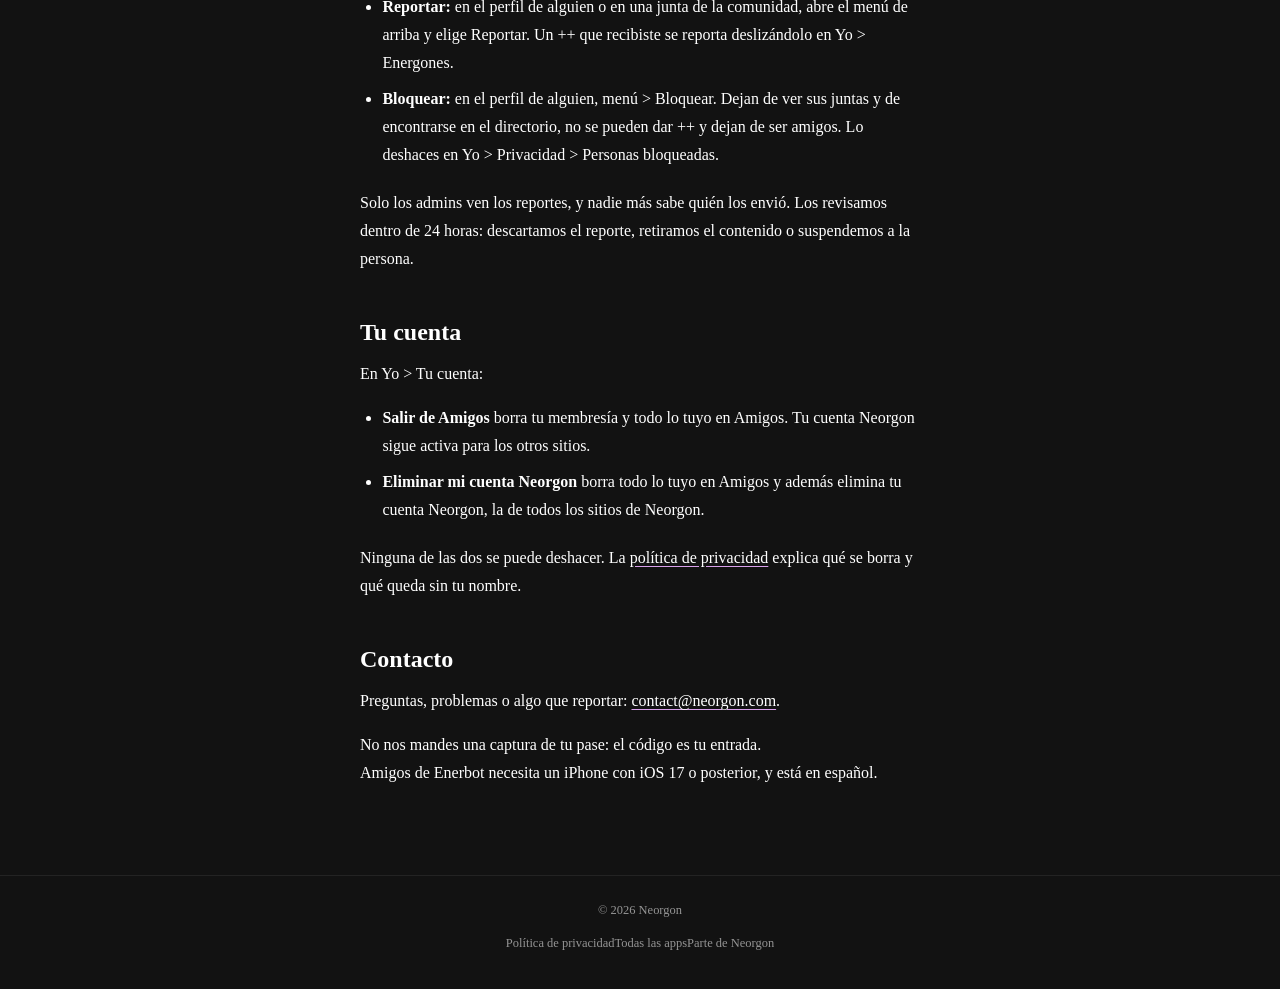
<file: amigos/index.html>
<!doctype html>
<html lang="es">
<head>
  <meta charset="utf-8">
  <meta name="viewport" content="width=device-width, initial-scale=1">
  <!-- Generated by tools/import-pages.py from the app's draft; edit the draft and run it again. -->
  <meta http-equiv="Content-Security-Policy" content="default-src 'none'; style-src 'self' https://cdn.neorgon.org/v1.0.0/; img-src 'self'; font-src 'self'; manifest-src 'self'; base-uri 'none'; form-action 'none'">
  <meta name="referrer" content="no-referrer">
  <title>Ayuda de Amigos de Enerbot | Neorgon</title>
  <meta name="description" content="Ayuda de Amigos de Enerbot para iPhone: entrar, tu pase, las juntas, los Energones, reportar y bloquear, borrar tu cuenta y contacto">
  <link rel="canonical" href="https://apps.neorgon.com/amigos/">
  <meta name="robots" content="index, follow">
  <meta name="theme-color" content="#040714">
  <link rel="icon" type="image/svg+xml" href="/favicon.svg">
  <link rel="icon" type="image/x-icon" href="/favicon.ico" sizes="16x16 32x32 48x48">
  <link rel="apple-touch-icon" sizes="180x180" href="/apple-touch-icon.png">
  <meta name="apple-mobile-web-app-title" content="Neorgon Apps">
  <link rel="manifest" href="/site.webmanifest">
  <meta name="neo-mark" content="on">
  <link rel="stylesheet" href="https://cdn.neorgon.org/v1.0.0/styles/base.css">
  <link rel="stylesheet" href="../css/style.css">
  <link rel="stylesheet" href="../css/neorgon-header.css">
  <link rel="stylesheet" href="../css/neorgon-footer.css">
  <link rel="stylesheet" href="../css/doc.css">
</head>
<body class="doc doc--amigos">
  <a class="skip-link" href="#main">Ir al contenido</a>
  <header class="header-bar doc-header" data-header-mode="app">
    <div class="header-logo"><a class="header-title-link" href="./"><span class="doc-brand"><img src="../assets/icons/amigos.png" alt="" width="36" height="36"><span class="doc-brand-name">Amigos de Enerbot</span></span></a></div>
    <nav class="doc-nav" aria-label="Amigos de Enerbot"><a href="./" aria-current="page">Ayuda</a><a href="privacy/">Privacidad</a></nav>
  </header>
  <main id="main" class="doc-main" tabindex="-1">
    <p class="crumb"><a href="../">&larr; Todas las apps de Neorgon</a></p>
    <p class="kicker">Amigos de Enerbot para iPhone · Ayuda</p>
    <h1>La comunidad Energon en tu bolsillo.</h1>
    <p class="lead">Amigos de Enerbot es la app de los miembros de la comunidad Energon: tu pase, las juntas, los beneficios y los Energones, con Enerbot, el robot de Slack. Es gratis y no tiene publicidad.</p>
    <nav class="contents" aria-label="En esta página"><a href="#entrar">Entrar</a><a href="#pase">Tu pase</a><a href="#juntas">Juntas</a><a href="#energones">Energones</a><a href="#seguridad">Reportar y bloquear</a><a href="#cuenta">Tu cuenta</a><a href="#contacto">Contacto</a></nav>

    <section id="entrar" aria-labelledby="entrar-titulo">
      <h2 id="entrar-titulo">Entrar</h2>
      <p>Entras con tu cuenta Neorgon, la misma de todos los sitios de Neorgon, con tu correo, Google o Apple. La primera vez eliges tu nombre y tu usuario.</p>
      <p>La membresía es por invitación o con la aprobación de un admin. Con una invitación entras al tiro; sin ella, tu tarjeta queda pendiente hasta que un admin te apruebe.</p>
    </section>

    <section id="pase" aria-labelledby="pase-titulo">
      <h2 id="pase-titulo">Tu pase</h2>
      <ul>
        <li><strong>No se copia.</strong> El código cambia cada 30 segundos, así que una captura vence en un minuto. Funciona sin señal.</li>
        <li><strong>En la puerta</strong> de una junta, quien la abre escanea tu pase con su cámara.</li>
        <li><strong>¿Perdiste el teléfono o compartiste una captura?</strong> En tu pase, toca «Pase nuevo»: el anterior deja de servir en todos lados.</li>
        <li><strong>Face ID</strong> puede proteger tu pase: actívalo en Yo &gt; Privacidad.</li>
      </ul>
      <p>Los widgets y el botón del Centro de control abren tu pase en la app; nunca muestran el código en la pantalla bloqueada.</p>
    </section>

    <section id="juntas" aria-labelledby="juntas-titulo">
      <h2 id="juntas-titulo">Juntas</h2>
      <p>En Juntas están las juntas oficiales de la comunidad y las que organizan los miembros. Cada una puede tener su lugar en Apple Mapas, indicaciones para llegar y «Cómo llegar». «Voy» avisa que vas, y «Agregar a mi calendario» deja un aviso el día antes y otro una hora antes.</p>
      <p>Cualquier miembro puede organizar hasta 5 juntas de la comunidad cada 30 días. No dan Energones hasta que lleguen 3 personas; entonces cada una gana +10, y quien organiza también. Quien organiza abre la puerta de su junta y escanea los pases.</p>
    </section>

    <section id="energones" aria-labelledby="energones-titulo">
      <h2 id="energones-titulo">Energones y beneficios</h2>
      <p>Los Energones son los puntos de la comunidad. Ganas al llegar a una junta, cuando alguien te da un ++ y cuando conoces a alguien y escaneas su pase. Un ++ es un agradecimiento como en Slack, con unas palabras de por qué. En Beneficios cambias Energones por lo que ofrecen la comunidad y sus aliados.</p>
    </section>

    <section id="seguridad" aria-labelledby="seguridad-titulo">
      <h2 id="seguridad-titulo">Reportar y bloquear</h2>
      <ul>
        <li><strong>Reportar:</strong> en el perfil de alguien o en una junta de la comunidad, abre el menú de arriba y elige Reportar. Un ++ que recibiste se reporta deslizándolo en Yo &gt; Energones.</li>
        <li><strong>Bloquear:</strong> en el perfil de alguien, menú &gt; Bloquear. Dejan de ver sus juntas y de encontrarse en el directorio, no se pueden dar ++ y dejan de ser amigos. Lo deshaces en Yo &gt; Privacidad &gt; Personas bloqueadas.</li>
      </ul>
      <p>Solo los admins ven los reportes, y nadie más sabe quién los envió. Los revisamos dentro de 24 horas: descartamos el reporte, retiramos el contenido o suspendemos a la persona.</p>
    </section>

    <section id="cuenta" aria-labelledby="cuenta-titulo">
      <h2 id="cuenta-titulo">Tu cuenta</h2>
      <p>En Yo &gt; Tu cuenta:</p>
      <ul>
        <li><strong>Salir de Amigos</strong> borra tu membresía y todo lo tuyo en Amigos. Tu cuenta Neorgon sigue activa para los otros sitios.</li>
        <li><strong>Eliminar mi cuenta Neorgon</strong> borra todo lo tuyo en Amigos y además elimina tu cuenta Neorgon, la de todos los sitios de Neorgon.</li>
      </ul>
      <p>Ninguna de las dos se puede deshacer. La <a href="privacy/">política de privacidad</a> explica qué se borra y qué queda sin tu nombre.</p>
    </section>

    <section id="contacto" aria-labelledby="contacto-titulo">
      <h2 id="contacto-titulo">Contacto</h2>
      <div class="card">
        <p>Preguntas, problemas o algo que reportar: <a href="mailto:contact@neorgon.com?subject=Amigos%20de%20Enerbot">contact@neorgon.com</a>.</p>
        <p>No nos mandes una captura de tu pase: el código es tu entrada.</p>
      </div>
      <p>Amigos de Enerbot necesita un iPhone con iOS 17 o posterior, y está en español.</p>
    </section>
  </main>
  <footer class="neo-footer doc-footer" data-footer-mode="minimal"><div class="neo-footer-inner"><span>&copy; 2026 Neorgon</span><nav class="doc-related" aria-label="Páginas relacionadas"><a href="privacy/">Política de privacidad</a><a href="../">Todas las apps</a><a href="https://neorgon.com/" rel="noreferrer">Parte de Neorgon</a></nav></div></footer>
</body>
</html>
</file>
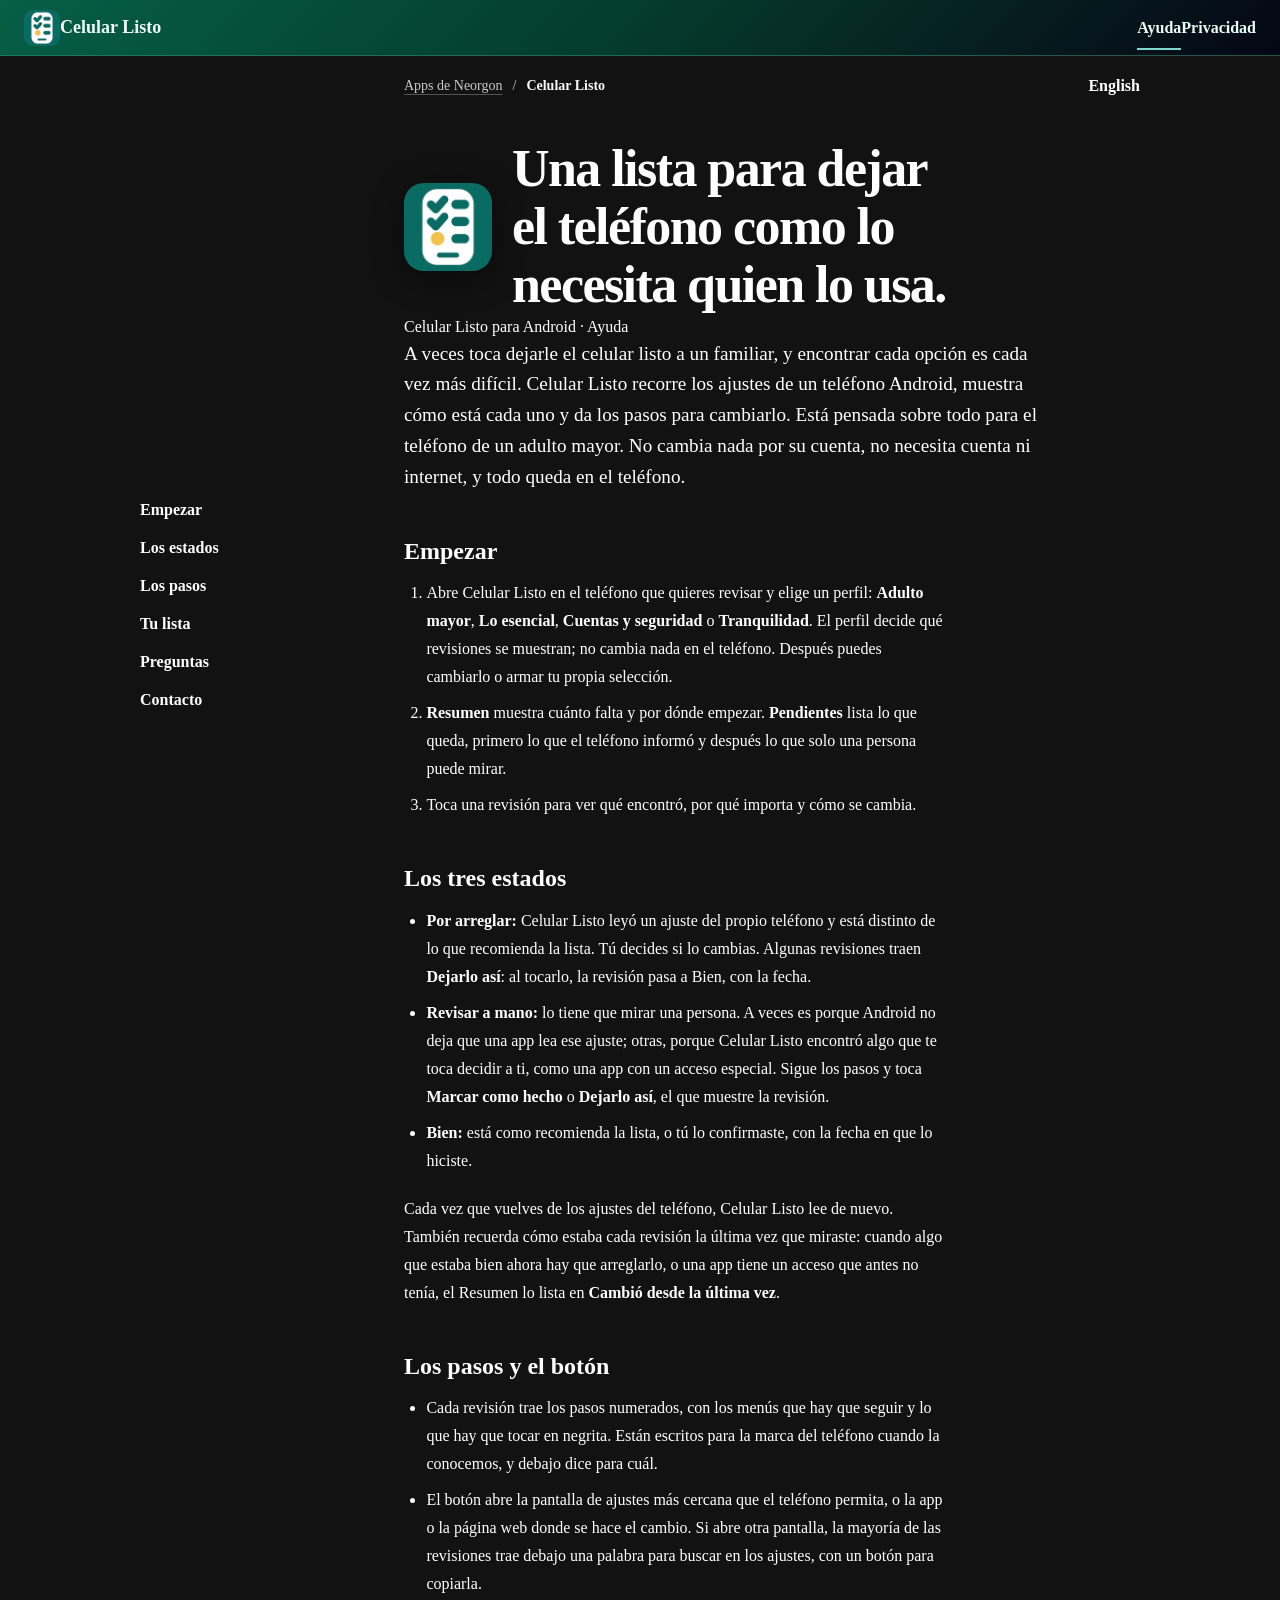
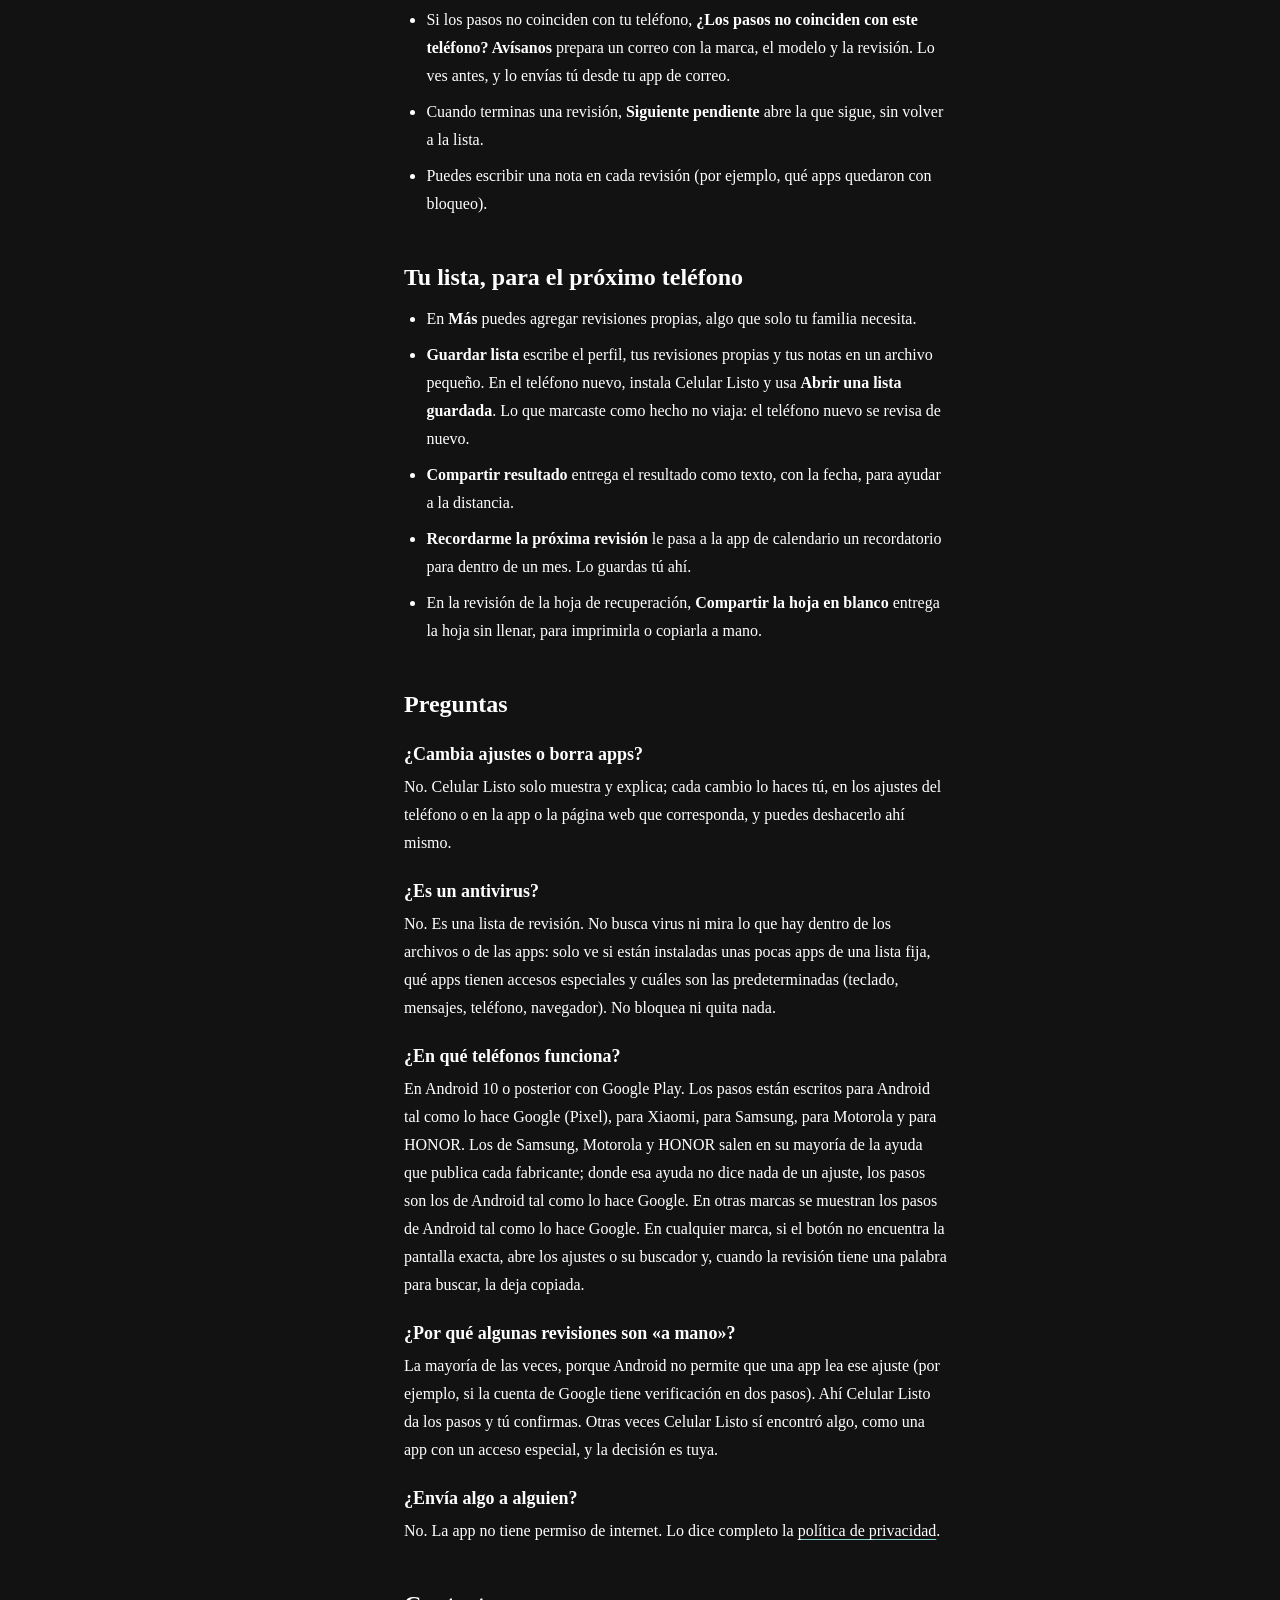
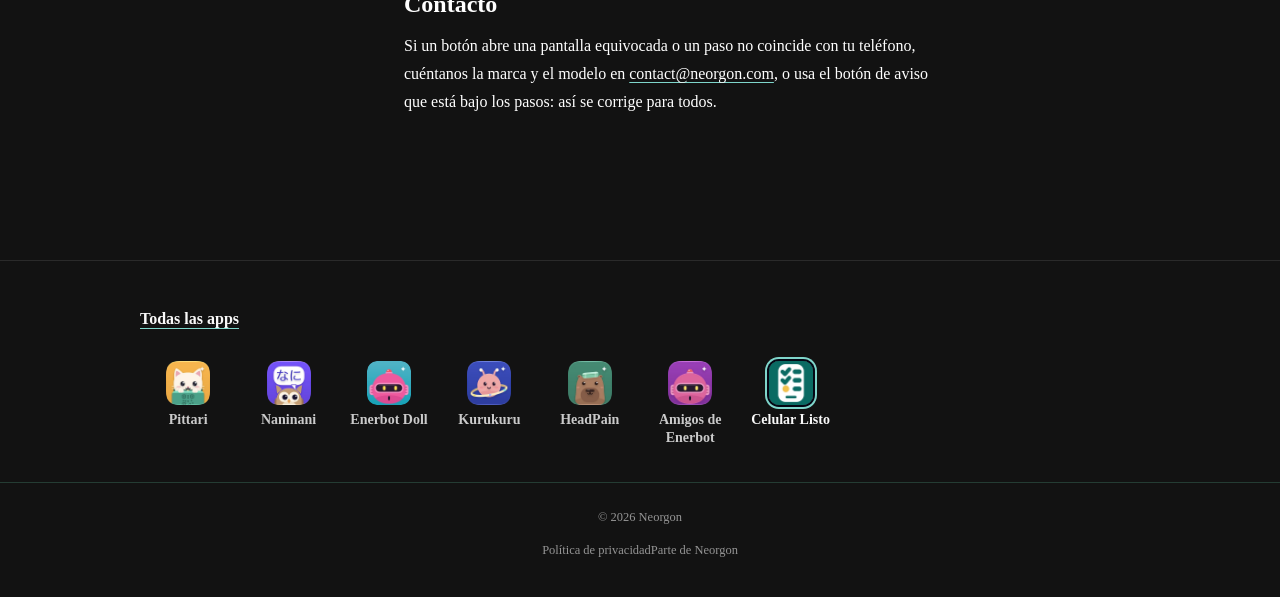
<file: celular-listo/index.html>
<!doctype html>
<html lang="es">
<head>
  <meta charset="utf-8">
  <meta name="viewport" content="width=device-width, initial-scale=1">
  <!-- Generated by tools/import-pages.py from the app's draft; edit the draft and run it again. -->
  <meta http-equiv="Content-Security-Policy" content="default-src 'none'; style-src 'self' https://cdn.neorgon.org/v1.0.0/; img-src 'self'; font-src 'self'; manifest-src 'self'; base-uri 'none'; form-action 'none'">
  <meta name="referrer" content="no-referrer">
  <title>Ayuda de Celular Listo | Neorgon</title>
  <meta name="description" content="Cómo usar Celular Listo: una lista para revisar los ajustes de un teléfono Android, paso a paso, y llevarla al próximo teléfono">
  <link rel="canonical" href="https://apps.neorgon.com/celular-listo/">
  <link rel="alternate" hreflang="es" href="https://apps.neorgon.com/celular-listo/">
  <link rel="alternate" hreflang="en" href="https://apps.neorgon.com/celular-listo/en/">
  <link rel="alternate" hreflang="x-default" href="https://apps.neorgon.com/celular-listo/">
  <meta name="robots" content="index, follow">
  <meta name="theme-color" content="#040714">
  <meta property="og:type" content="website">
  <meta property="og:site_name" content="Neorgon">
  <meta property="og:title" content="Ayuda de Celular Listo | Neorgon">
  <meta property="og:description" content="Cómo usar Celular Listo: una lista para revisar los ajustes de un teléfono Android, paso a paso, y llevarla al próximo teléfono">
  <meta property="og:url" content="https://apps.neorgon.com/celular-listo/">
  <meta property="og:image" content="https://apps.neorgon.com/assets/icons/celular-listo.png">
  <meta property="og:image:alt" content="Ícono de Celular Listo">
  <meta name="twitter:card" content="summary">
  <link rel="icon" type="image/svg+xml" href="/favicon.svg">
  <link rel="icon" type="image/x-icon" href="/favicon.ico" sizes="16x16 32x32 48x48">
  <link rel="apple-touch-icon" sizes="180x180" href="/apple-touch-icon.png">
  <meta name="apple-mobile-web-app-title" content="Neorgon Apps">
  <link rel="manifest" href="/site.webmanifest">
  <meta name="neo-mark" content="on">
  <link rel="stylesheet" href="https://cdn.neorgon.org/v1.0.0/styles/base.css">
  <link rel="stylesheet" href="../css/style.css">
  <link rel="stylesheet" href="../css/neorgon-header.css">
  <link rel="stylesheet" href="../css/neorgon-footer.css">
  <link rel="stylesheet" href="../css/doc.css">
  <link rel="stylesheet" href="../css/family.css">
  <link rel="stylesheet" href="../css/apps.css">
  <link rel="stylesheet" href="../css/neorgon-parts.css">
</head>
<body class="doc doc--celular-listo" data-app="celular-listo">
  <a class="skip-link" href="#main">Ir al contenido</a>
  <header class="header-bar doc-header" data-header-mode="app" data-header-skin="jade">
    <div class="header-logo"><a class="header-title-link" href="./"><span class="doc-brand"><img src="../assets/icons/celular-listo.png" alt="" width="36" height="36"><span class="doc-brand-name">Celular Listo</span></span></a></div>
    <nav class="doc-nav" aria-label="Celular Listo"><a href="./" aria-current="page">Ayuda</a><a href="privacy/">Privacidad</a></nav>
  </header>
  <main id="main" class="doc-main doc-main--shell" tabindex="-1">
    <!-- neo-apps:crumb --><div class="neo-crumb-row"><nav class="neo-crumb" aria-label="Ruta"><a href="../#celular-listo">Apps de Neorgon</a><span class="neo-crumb__sep" aria-hidden="true">/</span><span aria-current="page">Celular Listo</span></nav><nav class="doc-langs" aria-label="Idiomas"><a href="/celular-listo/en/" hreflang="en" lang="en">English</a></nav></div><!-- /neo-apps:crumb -->
    <div class="doc-head doc-head--hero">
      <img class="doc-hero__icon" src="../assets/icons/celular-listo.webp" alt="" width="88" height="88">
<!-- draft:head -->
    <h1>Una lista para dejar el teléfono como lo necesita quien lo usa.</h1>
    <p class="kicker">Celular Listo para Android · Ayuda</p>
    <p class="lead">A veces toca dejarle el celular listo a un familiar, y encontrar cada opción es cada vez más difícil. Celular Listo recorre los ajustes de un teléfono Android, muestra cómo está cada uno y da los pasos para cambiarlo. Está pensada sobre todo para el teléfono de un adulto mayor. No cambia nada por su cuenta, no necesita cuenta ni internet, y todo queda en el teléfono.</p>
<!-- /draft:head -->
    </div>
    <div class="doc-shell">
<!-- draft:toc -->
    <nav class="contents" aria-label="En esta página"><a href="#empezar">Empezar</a><a href="#estados">Los estados</a><a href="#pasos">Los pasos</a><a href="#lista">Tu lista</a><a href="#preguntas">Preguntas</a><a href="#contacto">Contacto</a></nav>
<!-- /draft:toc -->
      <div class="doc-body">
<!-- draft:body -->
    <section id="empezar" aria-labelledby="empezar-titulo">
      <h2 id="empezar-titulo">Empezar</h2>
      <ol>
        <li>Abre Celular Listo en el teléfono que quieres revisar y elige un perfil: <strong>Adulto mayor</strong>, <strong>Lo esencial</strong>, <strong>Cuentas y seguridad</strong> o <strong>Tranquilidad</strong>. El perfil decide qué revisiones se muestran; no cambia nada en el teléfono. Después puedes cambiarlo o armar tu propia selección.</li>
        <li><strong>Resumen</strong> muestra cuánto falta y por dónde empezar. <strong>Pendientes</strong> lista lo que queda, primero lo que el teléfono informó y después lo que solo una persona puede mirar.</li>
        <li>Toca una revisión para ver qué encontró, por qué importa y cómo se cambia.</li>
      </ol>
    </section>

    <section id="estados" aria-labelledby="estados-titulo">
      <h2 id="estados-titulo">Los tres estados</h2>
      <ul>
        <li><strong>Por arreglar:</strong> Celular Listo leyó un ajuste del propio teléfono y está distinto de lo que recomienda la lista. Tú decides si lo cambias. Algunas revisiones traen <strong>Dejarlo así</strong>: al tocarlo, la revisión pasa a Bien, con la fecha.</li>
        <li><strong>Revisar a mano:</strong> lo tiene que mirar una persona. A veces es porque Android no deja que una app lea ese ajuste; otras, porque Celular Listo encontró algo que te toca decidir a ti, como una app con un acceso especial. Sigue los pasos y toca <strong>Marcar como hecho</strong> o <strong>Dejarlo así</strong>, el que muestre la revisión.</li>
        <li><strong>Bien:</strong> está como recomienda la lista, o tú lo confirmaste, con la fecha en que lo hiciste.</li>
      </ul>
      <p>Cada vez que vuelves de los ajustes del teléfono, Celular Listo lee de nuevo. También recuerda cómo estaba cada revisión la última vez que miraste: cuando algo que estaba bien ahora hay que arreglarlo, o una app tiene un acceso que antes no tenía, el Resumen lo lista en <strong>Cambió desde la última vez</strong>.</p>
    </section>

    <section id="pasos" aria-labelledby="pasos-titulo">
      <h2 id="pasos-titulo">Los pasos y el botón</h2>
      <ul>
        <li>Cada revisión trae los pasos numerados, con los menús que hay que seguir y lo que hay que tocar en negrita. Están escritos para la marca del teléfono cuando la conocemos, y debajo dice para cuál.</li>
        <li>El botón abre la pantalla de ajustes más cercana que el teléfono permita, o la app o la página web donde se hace el cambio. Si abre otra pantalla, la mayoría de las revisiones trae debajo una palabra para buscar en los ajustes, con un botón para copiarla.</li>
        <li>Si los pasos no coinciden con tu teléfono, <strong>¿Los pasos no coinciden con este teléfono? Avísanos</strong> prepara un correo con la marca, el modelo y la revisión. Lo ves antes, y lo envías tú desde tu app de correo.</li>
        <li>Cuando terminas una revisión, <strong>Siguiente pendiente</strong> abre la que sigue, sin volver a la lista.</li>
        <li>Puedes escribir una nota en cada revisión (por ejemplo, qué apps quedaron con bloqueo).</li>
      </ul>
    </section>

    <section id="lista" aria-labelledby="lista-titulo">
      <h2 id="lista-titulo">Tu lista, para el próximo teléfono</h2>
      <ul>
        <li>En <strong>Más</strong> puedes agregar revisiones propias, algo que solo tu familia necesita.</li>
        <li><strong>Guardar lista</strong> escribe el perfil, tus revisiones propias y tus notas en un archivo pequeño. En el teléfono nuevo, instala Celular Listo y usa <strong>Abrir una lista guardada</strong>. Lo que marcaste como hecho no viaja: el teléfono nuevo se revisa de nuevo.</li>
        <li><strong>Compartir resultado</strong> entrega el resultado como texto, con la fecha, para ayudar a la distancia.</li>
        <li><strong>Recordarme la próxima revisión</strong> le pasa a la app de calendario un recordatorio para dentro de un mes. Lo guardas tú ahí.</li>
        <li>En la revisión de la hoja de recuperación, <strong>Compartir la hoja en blanco</strong> entrega la hoja sin llenar, para imprimirla o copiarla a mano.</li>
      </ul>
    </section>

    <section id="preguntas" aria-labelledby="preguntas-titulo">
      <h2 id="preguntas-titulo">Preguntas</h2>
      <h3>¿Cambia ajustes o borra apps?</h3>
      <p>No. Celular Listo solo muestra y explica; cada cambio lo haces tú, en los ajustes del teléfono o en la app o la página web que corresponda, y puedes deshacerlo ahí mismo.</p>
      <h3>¿Es un antivirus?</h3>
      <p>No. Es una lista de revisión. No busca virus ni mira lo que hay dentro de los archivos o de las apps: solo ve si están instaladas unas pocas apps de una lista fija, qué apps tienen accesos especiales y cuáles son las predeterminadas (teclado, mensajes, teléfono, navegador). No bloquea ni quita nada.</p>
      <h3>¿En qué teléfonos funciona?</h3>
      <p>En Android 10 o posterior con Google Play. Los pasos están escritos para Android tal como lo hace Google (Pixel), para Xiaomi, para Samsung, para Motorola y para HONOR. Los de Samsung, Motorola y HONOR salen en su mayoría de la ayuda que publica cada fabricante; donde esa ayuda no dice nada de un ajuste, los pasos son los de Android tal como lo hace Google. En otras marcas se muestran los pasos de Android tal como lo hace Google. En cualquier marca, si el botón no encuentra la pantalla exacta, abre los ajustes o su buscador y, cuando la revisión tiene una palabra para buscar, la deja copiada.</p>
      <h3>¿Por qué algunas revisiones son «a mano»?</h3>
      <p>La mayoría de las veces, porque Android no permite que una app lea ese ajuste (por ejemplo, si la cuenta de Google tiene verificación en dos pasos). Ahí Celular Listo da los pasos y tú confirmas. Otras veces Celular Listo sí encontró algo, como una app con un acceso especial, y la decisión es tuya.</p>
      <h3>¿Envía algo a alguien?</h3>
      <p>No. La app no tiene permiso de internet. Lo dice completo la <a href="privacy/">política de privacidad</a>.</p>
    </section>

    <section id="contacto" aria-labelledby="contacto-titulo">
      <h2 id="contacto-titulo">Contacto</h2>
      <p>Si un botón abre una pantalla equivocada o un paso no coincide con tu teléfono, cuéntanos la marca y el modelo en <a href="mailto:contact@neorgon.com">contact@neorgon.com</a>, o usa el botón de aviso que está bajo los pasos: así se corrige para todos.</p>
    </section>
<!-- /draft:body -->
      </div>
    </div>
  </main>
  <!-- neo-apps:family --><nav class="neo-family" aria-label="Apps de Neorgon"><div class="neo-family__inner"><p class="neo-family__all"><a href="../">Todas las apps</a></p><ul class="neo-family__shelf"><li><a class="neo-family__app" href="../#pittari"><img src="../assets/icons/pittari.webp" alt="" width="44" height="44" loading="lazy" decoding="async"><span>Pittari</span></a></li><li><a class="neo-family__app" href="../#naninani"><img src="../assets/icons/naninani.webp" alt="" width="44" height="44" loading="lazy" decoding="async"><span>Naninani</span></a></li><li><a class="neo-family__app" href="../#enerbot-doll"><img src="../assets/icons/enerbot-doll.webp" alt="" width="44" height="44" loading="lazy" decoding="async"><span>Enerbot Doll</span></a></li><li><a class="neo-family__app" href="../#kurukuru"><img src="../assets/icons/kurukuru.webp" alt="" width="44" height="44" loading="lazy" decoding="async"><span>Kurukuru</span></a></li><li><a class="neo-family__app" href="../#headpain"><img src="../assets/icons/headpain.webp" alt="" width="44" height="44" loading="lazy" decoding="async"><span>HeadPain</span></a></li><li><a class="neo-family__app" href="../#amigos"><img src="../assets/icons/amigos.webp" alt="" width="44" height="44" loading="lazy" decoding="async"><span>Amigos de Enerbot</span></a></li><li><a class="neo-family__app" href="../#celular-listo" aria-current="true"><img src="../assets/icons/celular-listo.webp" alt="" width="44" height="44" loading="lazy" decoding="async"><span>Celular Listo</span></a></li></ul></div></nav><!-- /neo-apps:family -->
  <footer class="neo-footer doc-footer" data-footer-mode="minimal"><div class="neo-footer-inner"><span>&copy; 2026 Neorgon</span><nav class="doc-related" aria-label="Páginas relacionadas"><a href="privacy/">Política de privacidad</a><a href="https://neorgon.com/" rel="noreferrer">Parte de Neorgon</a></nav></div></footer>
</body>
</html>
</file>
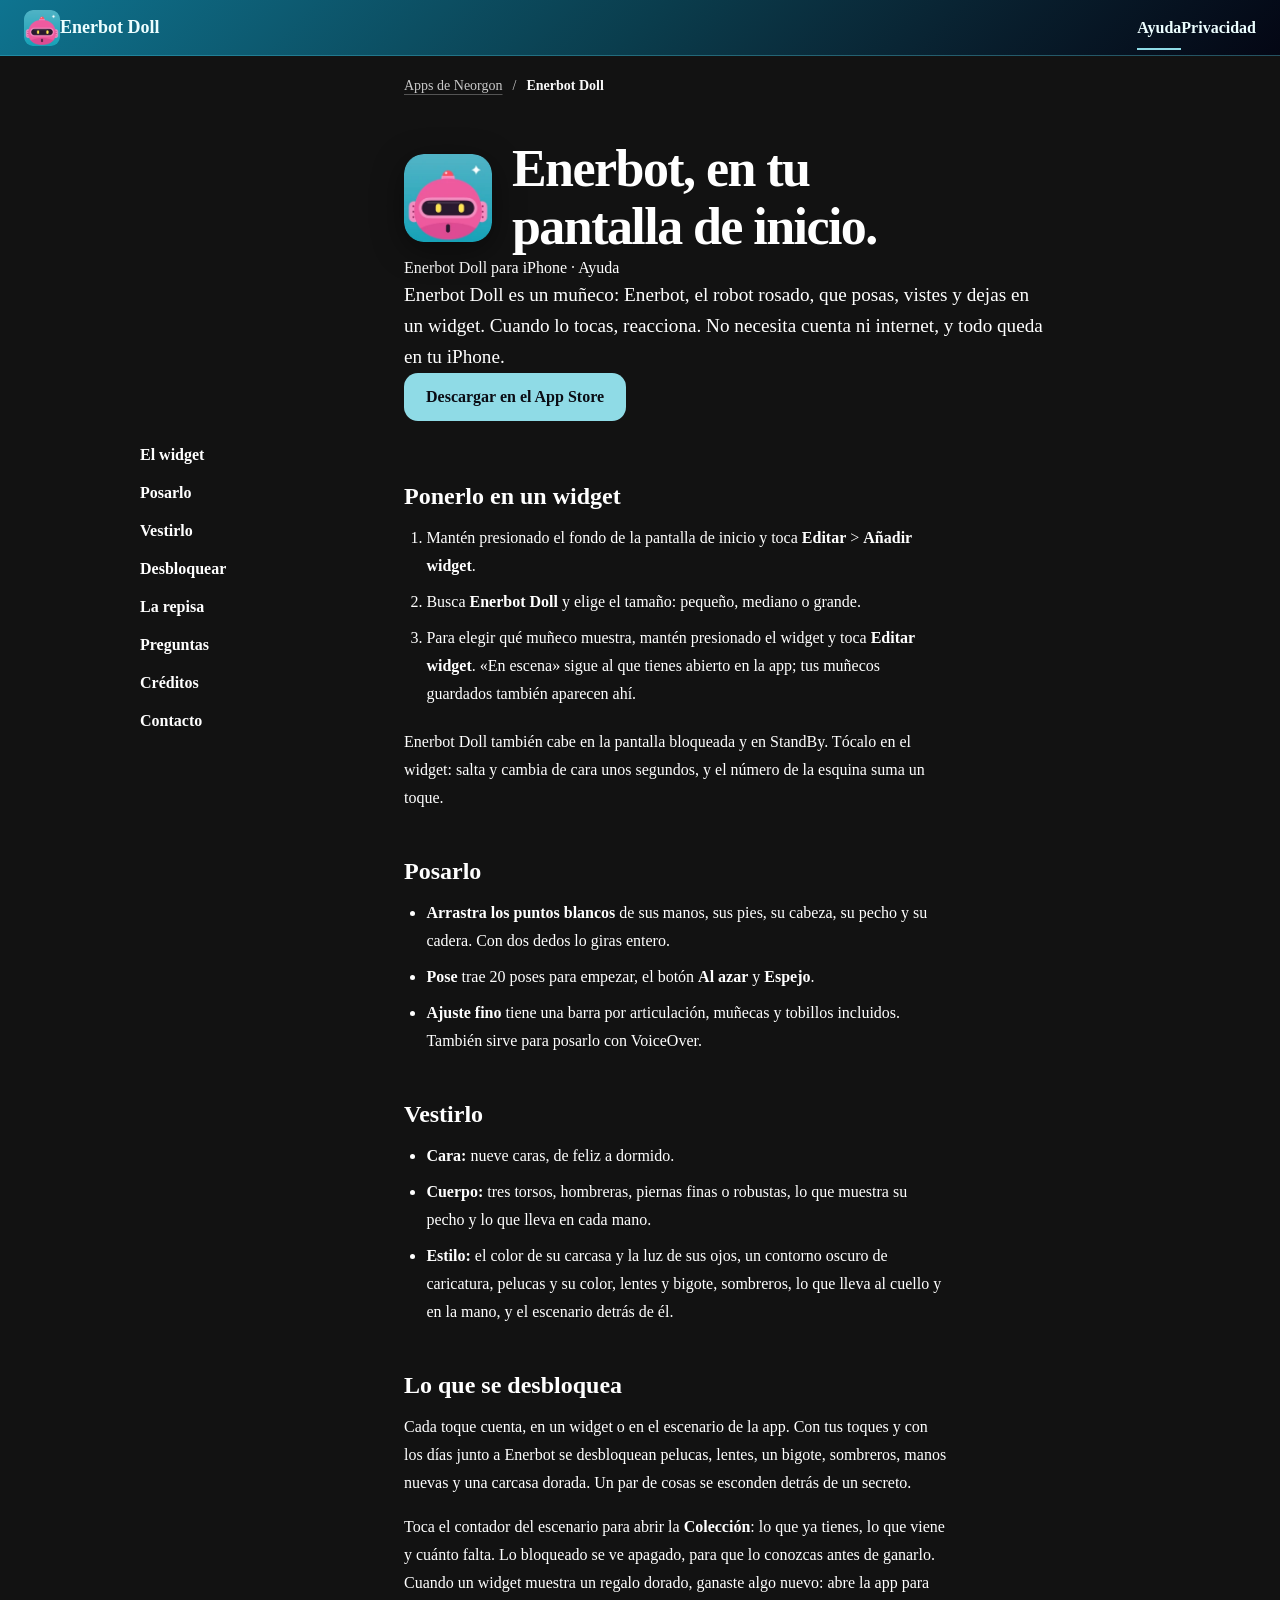
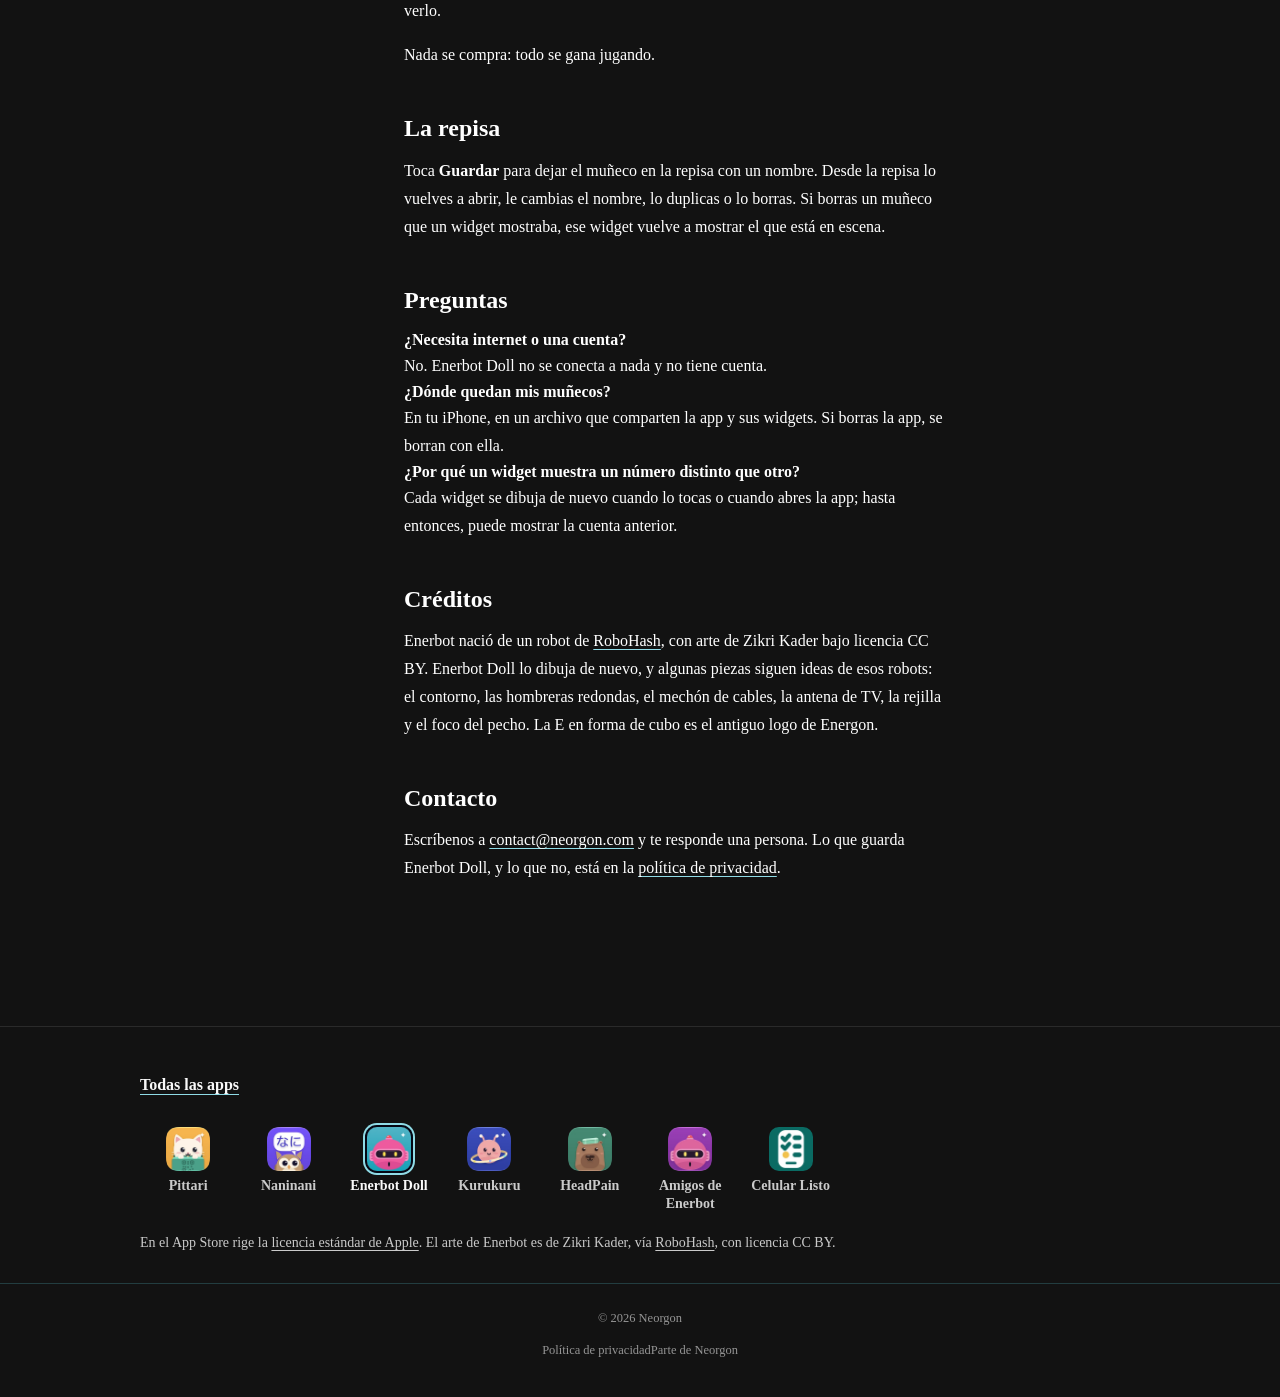
<file: enerbot-doll/index.html>
<!doctype html>
<html lang="es">
<head>
  <meta charset="utf-8">
  <meta name="viewport" content="width=device-width, initial-scale=1">
  <!-- Generated by tools/import-pages.py from the app's draft; edit the draft and run it again. -->
  <meta http-equiv="Content-Security-Policy" content="default-src 'none'; style-src 'self' https://cdn.neorgon.org/v1.0.0/; img-src 'self'; font-src 'self'; manifest-src 'self'; base-uri 'none'; form-action 'none'">
  <meta name="referrer" content="no-referrer">
  <title>Ayuda de Enerbot Doll | Neorgon</title>
  <meta name="description" content="Cómo poner a Enerbot en un widget, posarlo, vestirlo y desbloquear lo que viene, y cómo escribirnos">
  <link rel="canonical" href="https://apps.neorgon.com/enerbot-doll/">
  <meta name="robots" content="index, follow">
  <meta name="theme-color" content="#040714">
  <meta property="og:type" content="website">
  <meta property="og:site_name" content="Neorgon">
  <meta property="og:title" content="Ayuda de Enerbot Doll | Neorgon">
  <meta property="og:description" content="Cómo poner a Enerbot en un widget, posarlo, vestirlo y desbloquear lo que viene, y cómo escribirnos">
  <meta property="og:url" content="https://apps.neorgon.com/enerbot-doll/">
  <meta property="og:image" content="https://apps.neorgon.com/assets/icons/enerbot-doll.png">
  <meta property="og:image:alt" content="Ícono de Enerbot Doll">
  <meta name="twitter:card" content="summary">
  <meta name="apple-itunes-app" content="app-id=6832789744">
  <link rel="icon" type="image/svg+xml" href="/favicon.svg">
  <link rel="icon" type="image/x-icon" href="/favicon.ico" sizes="16x16 32x32 48x48">
  <link rel="apple-touch-icon" sizes="180x180" href="/apple-touch-icon.png">
  <meta name="apple-mobile-web-app-title" content="Neorgon Apps">
  <link rel="manifest" href="/site.webmanifest">
  <meta name="neo-mark" content="on">
  <link rel="stylesheet" href="https://cdn.neorgon.org/v1.0.0/styles/base.css">
  <link rel="stylesheet" href="../css/style.css">
  <link rel="stylesheet" href="../css/neorgon-header.css">
  <link rel="stylesheet" href="../css/neorgon-footer.css">
  <link rel="stylesheet" href="../css/doc.css">
  <link rel="stylesheet" href="../css/family.css">
  <link rel="stylesheet" href="../css/apps.css">
  <link rel="stylesheet" href="../css/neorgon-parts.css">
</head>
<body class="doc doc--enerbot-doll" data-app="enerbot-doll">
  <a class="skip-link" href="#main">Ir al contenido</a>
  <header class="header-bar doc-header" data-header-mode="app" data-header-skin="aurora">
    <div class="header-logo"><a class="header-title-link" href="./"><span class="doc-brand"><img src="../assets/icons/enerbot-doll.png" alt="" width="36" height="36"><span class="doc-brand-name">Enerbot Doll</span></span></a></div>
    <nav class="doc-nav" aria-label="Enerbot Doll"><a href="./" aria-current="page">Ayuda</a><a href="privacy/">Privacidad</a></nav>
  </header>
  <main id="main" class="doc-main doc-main--shell" tabindex="-1">
    <!-- neo-apps:crumb --><nav class="neo-crumb" aria-label="Ruta"><a href="../#enerbot-doll">Apps de Neorgon</a><span class="neo-crumb__sep" aria-hidden="true">/</span><span aria-current="page">Enerbot Doll</span></nav><!-- /neo-apps:crumb -->
    <div class="doc-head doc-head--hero">
      <img class="doc-hero__icon" src="../assets/icons/enerbot-doll.webp" alt="" width="88" height="88">
<!-- draft:head -->
    <h1>Enerbot, en tu pantalla de inicio.</h1>
    <p class="kicker">Enerbot Doll para iPhone · Ayuda</p>
    <p class="lead">Enerbot Doll es un muñeco: Enerbot, el robot rosado, que posas, vistes y dejas en un widget. Cuando lo tocas, reacciona. No necesita cuenta ni internet, y todo queda en tu iPhone.</p>
<!-- /draft:head -->
      <p class="doc-install"><a class="doc-install__cta" href="https://apps.apple.com/app/id6832789744" rel="noreferrer">Descargar en el App Store</a></p>
    </div>
    <div class="doc-shell">
<!-- draft:toc -->
    <nav class="contents" aria-label="En esta página"><a href="#widget">El widget</a><a href="#posar">Posarlo</a><a href="#vestir">Vestirlo</a><a href="#desbloquear">Desbloquear</a><a href="#repisa">La repisa</a><a href="#preguntas">Preguntas</a><a href="#creditos">Créditos</a><a href="#contacto">Contacto</a></nav>
<!-- /draft:toc -->
      <div class="doc-body">
<!-- draft:body -->
    <section id="widget" aria-labelledby="widget-titulo">
      <h2 id="widget-titulo">Ponerlo en un widget</h2>
      <ol>
        <li>Mantén presionado el fondo de la pantalla de inicio y toca <strong>Editar</strong> &gt; <strong>Añadir widget</strong>.</li>
        <li>Busca <strong>Enerbot Doll</strong> y elige el tamaño: pequeño, mediano o grande.</li>
        <li>Para elegir qué muñeco muestra, mantén presionado el widget y toca <strong>Editar widget</strong>. «En escena» sigue al que tienes abierto en la app; tus muñecos guardados también aparecen ahí.</li>
      </ol>
      <p>Enerbot Doll también cabe en la pantalla bloqueada y en StandBy. Tócalo en el widget: salta y cambia de cara unos segundos, y el número de la esquina suma un toque.</p>
    </section>

    <section id="posar" aria-labelledby="posar-titulo">
      <h2 id="posar-titulo">Posarlo</h2>
      <ul>
        <li><strong>Arrastra los puntos blancos</strong> de sus manos, sus pies, su cabeza, su pecho y su cadera. Con dos dedos lo giras entero.</li>
        <li><strong>Pose</strong> trae 20 poses para empezar, el botón <strong>Al azar</strong> y <strong>Espejo</strong>.</li>
        <li><strong>Ajuste fino</strong> tiene una barra por articulación, muñecas y tobillos incluidos. También sirve para posarlo con VoiceOver.</li>
      </ul>
    </section>

    <section id="vestir" aria-labelledby="vestir-titulo">
      <h2 id="vestir-titulo">Vestirlo</h2>
      <ul>
        <li><strong>Cara:</strong> nueve caras, de feliz a dormido.</li>
        <li><strong>Cuerpo:</strong> tres torsos, hombreras, piernas finas o robustas, lo que muestra su pecho y lo que lleva en cada mano.</li>
        <li><strong>Estilo:</strong> el color de su carcasa y la luz de sus ojos, un contorno oscuro de caricatura, pelucas y su color, lentes y bigote, sombreros, lo que lleva al cuello y en la mano, y el escenario detrás de él.</li>
      </ul>
    </section>

    <section id="desbloquear" aria-labelledby="desbloquear-titulo">
      <h2 id="desbloquear-titulo">Lo que se desbloquea</h2>
      <p>Cada toque cuenta, en un widget o en el escenario de la app. Con tus toques y con los días junto a Enerbot se desbloquean pelucas, lentes, un bigote, sombreros, manos nuevas y una carcasa dorada. Un par de cosas se esconden detrás de un secreto.</p>
      <p>Toca el contador del escenario para abrir la <strong>Colección</strong>: lo que ya tienes, lo que viene y cuánto falta. Lo bloqueado se ve apagado, para que lo conozcas antes de ganarlo. Cuando un widget muestra un regalo dorado, ganaste algo nuevo: abre la app para verlo.</p>
      <p>Nada se compra: todo se gana jugando.</p>
    </section>

    <section id="repisa" aria-labelledby="repisa-titulo">
      <h2 id="repisa-titulo">La repisa</h2>
      <p>Toca <strong>Guardar</strong> para dejar el muñeco en la repisa con un nombre. Desde la repisa lo vuelves a abrir, le cambias el nombre, lo duplicas o lo borras. Si borras un muñeco que un widget mostraba, ese widget vuelve a mostrar el que está en escena.</p>
    </section>

    <section id="preguntas" aria-labelledby="preguntas-titulo">
      <h2 id="preguntas-titulo">Preguntas</h2>
      <dl>
        <dt>¿Necesita internet o una cuenta?</dt>
        <dd>No. Enerbot Doll no se conecta a nada y no tiene cuenta.</dd>
        <dt>¿Dónde quedan mis muñecos?</dt>
        <dd>En tu iPhone, en un archivo que comparten la app y sus widgets. Si borras la app, se borran con ella.</dd>
        <dt>¿Por qué un widget muestra un número distinto que otro?</dt>
        <dd>Cada widget se dibuja de nuevo cuando lo tocas o cuando abres la app; hasta entonces, puede mostrar la cuenta anterior.</dd>
      </dl>
    </section>

    <section id="creditos" aria-labelledby="creditos-titulo">
      <h2 id="creditos-titulo">Créditos</h2>
      <p>Enerbot nació de un robot de <a href="https://robohash.org/" rel="noreferrer">RoboHash</a>, con arte de Zikri Kader bajo licencia CC BY. Enerbot Doll lo dibuja de nuevo, y algunas piezas siguen ideas de esos robots: el contorno, las hombreras redondas, el mechón de cables, la antena de TV, la rejilla y el foco del pecho. La E en forma de cubo es el antiguo logo de Energon.</p>
    </section>

    <section id="contacto" aria-labelledby="contacto-titulo">
      <h2 id="contacto-titulo">Contacto</h2>
      <p>Escríbenos a <a href="mailto:contact@neorgon.com">contact@neorgon.com</a> y te responde una persona. Lo que guarda Enerbot Doll, y lo que no, está en la <a href="privacy/">política de privacidad</a>.</p>
    </section>
<!-- /draft:body -->
      </div>
    </div>
  </main>
  <!-- neo-apps:family --><nav class="neo-family" aria-label="Apps de Neorgon"><div class="neo-family__inner"><p class="neo-family__all"><a href="../">Todas las apps</a></p><ul class="neo-family__shelf"><li><a class="neo-family__app" href="../#pittari"><img src="../assets/icons/pittari.webp" alt="" width="44" height="44" loading="lazy" decoding="async"><span>Pittari</span></a></li><li><a class="neo-family__app" href="../#naninani"><img src="../assets/icons/naninani.webp" alt="" width="44" height="44" loading="lazy" decoding="async"><span>Naninani</span></a></li><li><a class="neo-family__app" href="../#enerbot-doll" aria-current="true"><img src="../assets/icons/enerbot-doll.webp" alt="" width="44" height="44" loading="lazy" decoding="async"><span>Enerbot Doll</span></a></li><li><a class="neo-family__app" href="../#kurukuru"><img src="../assets/icons/kurukuru.webp" alt="" width="44" height="44" loading="lazy" decoding="async"><span>Kurukuru</span></a></li><li><a class="neo-family__app" href="../#headpain"><img src="../assets/icons/headpain.webp" alt="" width="44" height="44" loading="lazy" decoding="async"><span>HeadPain</span></a></li><li><a class="neo-family__app" href="../#amigos"><img src="../assets/icons/amigos.webp" alt="" width="44" height="44" loading="lazy" decoding="async"><span>Amigos de Enerbot</span></a></li><li><a class="neo-family__app" href="../#celular-listo"><img src="../assets/icons/celular-listo.webp" alt="" width="44" height="44" loading="lazy" decoding="async"><span>Celular Listo</span></a></li></ul><p class="neo-family__legal">En el App Store rige la <a href="https://www.apple.com/legal/internet-services/itunes/dev/stdeula/" rel="noreferrer">licencia estándar de Apple</a>. El arte de Enerbot es de Zikri Kader, vía <a href="https://robohash.org/" rel="noreferrer">RoboHash</a>, con licencia CC BY.</p></div></nav><!-- /neo-apps:family -->
  <footer class="neo-footer doc-footer" data-footer-mode="minimal"><div class="neo-footer-inner"><span>&copy; 2026 Neorgon</span><nav class="doc-related" aria-label="Páginas relacionadas"><a href="privacy/">Política de privacidad</a><a href="https://neorgon.com/" rel="noreferrer">Parte de Neorgon</a></nav></div></footer>
</body>
</html>
</file>
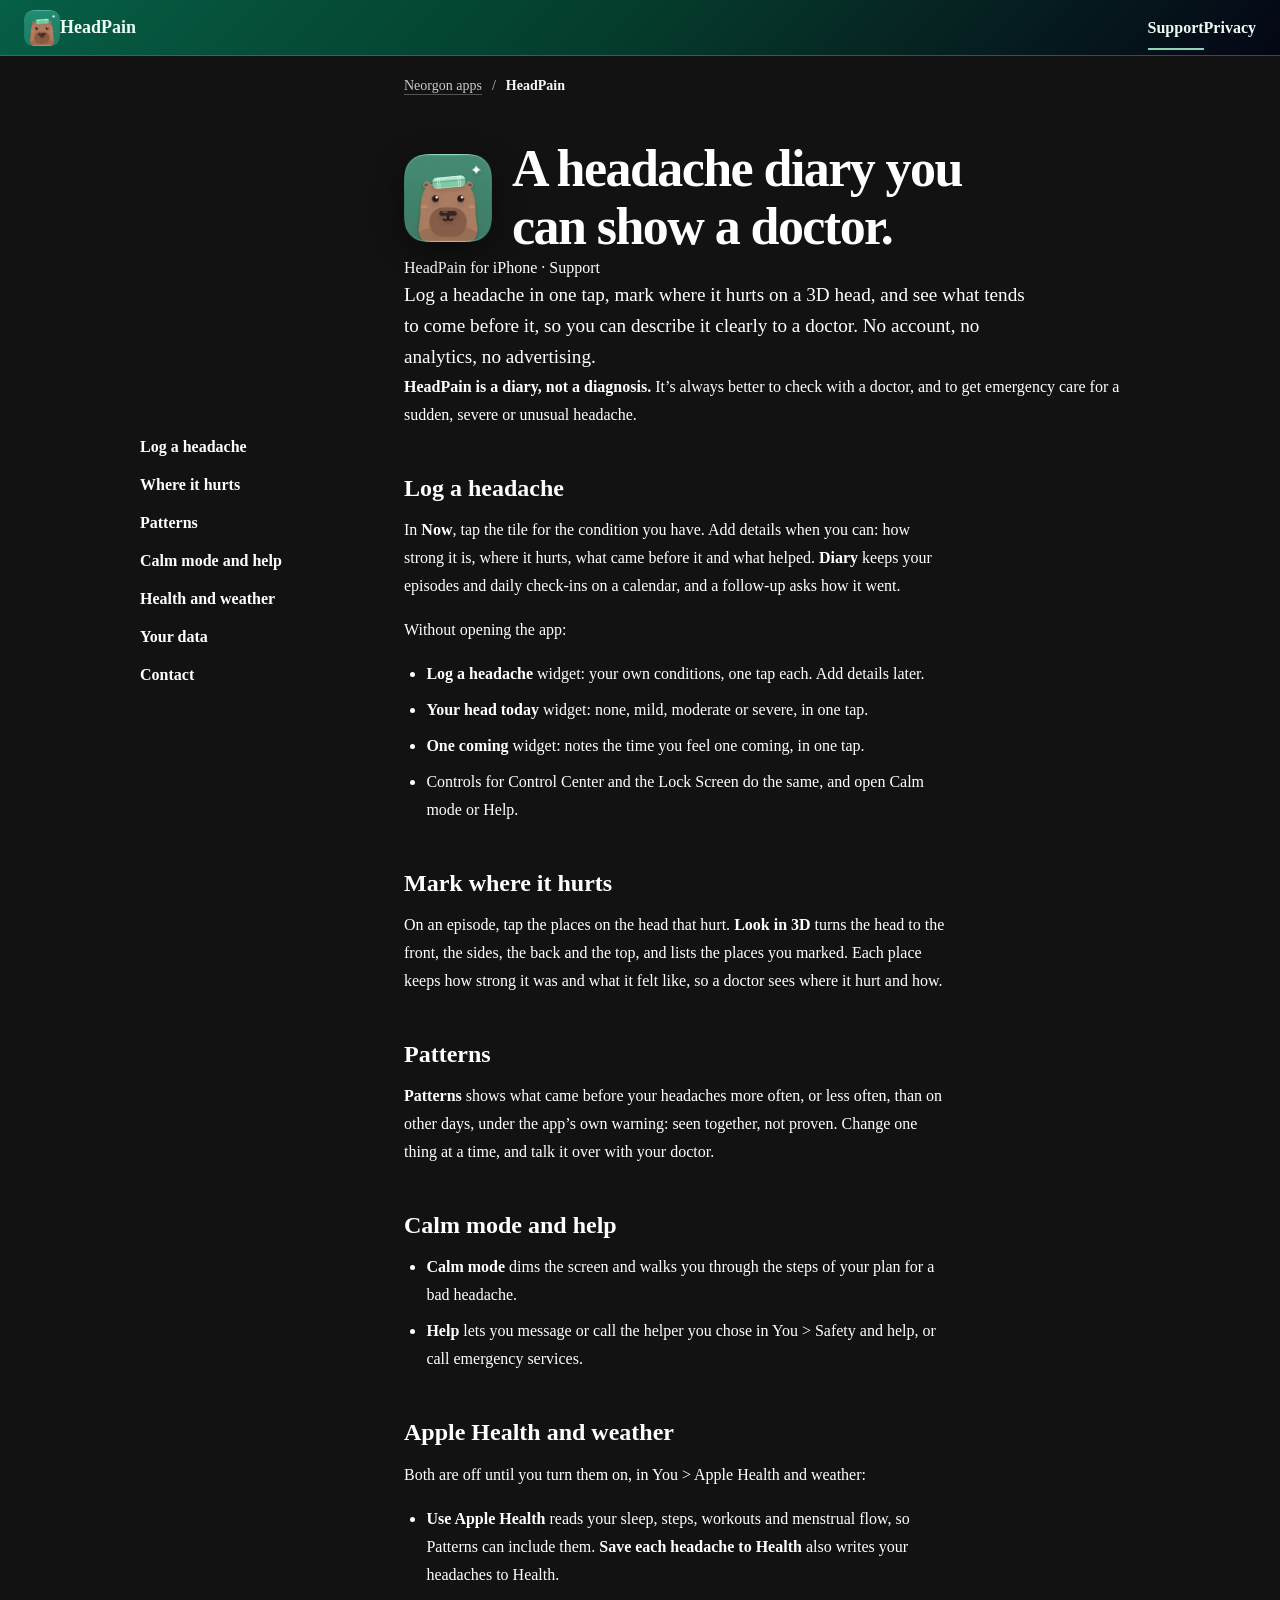
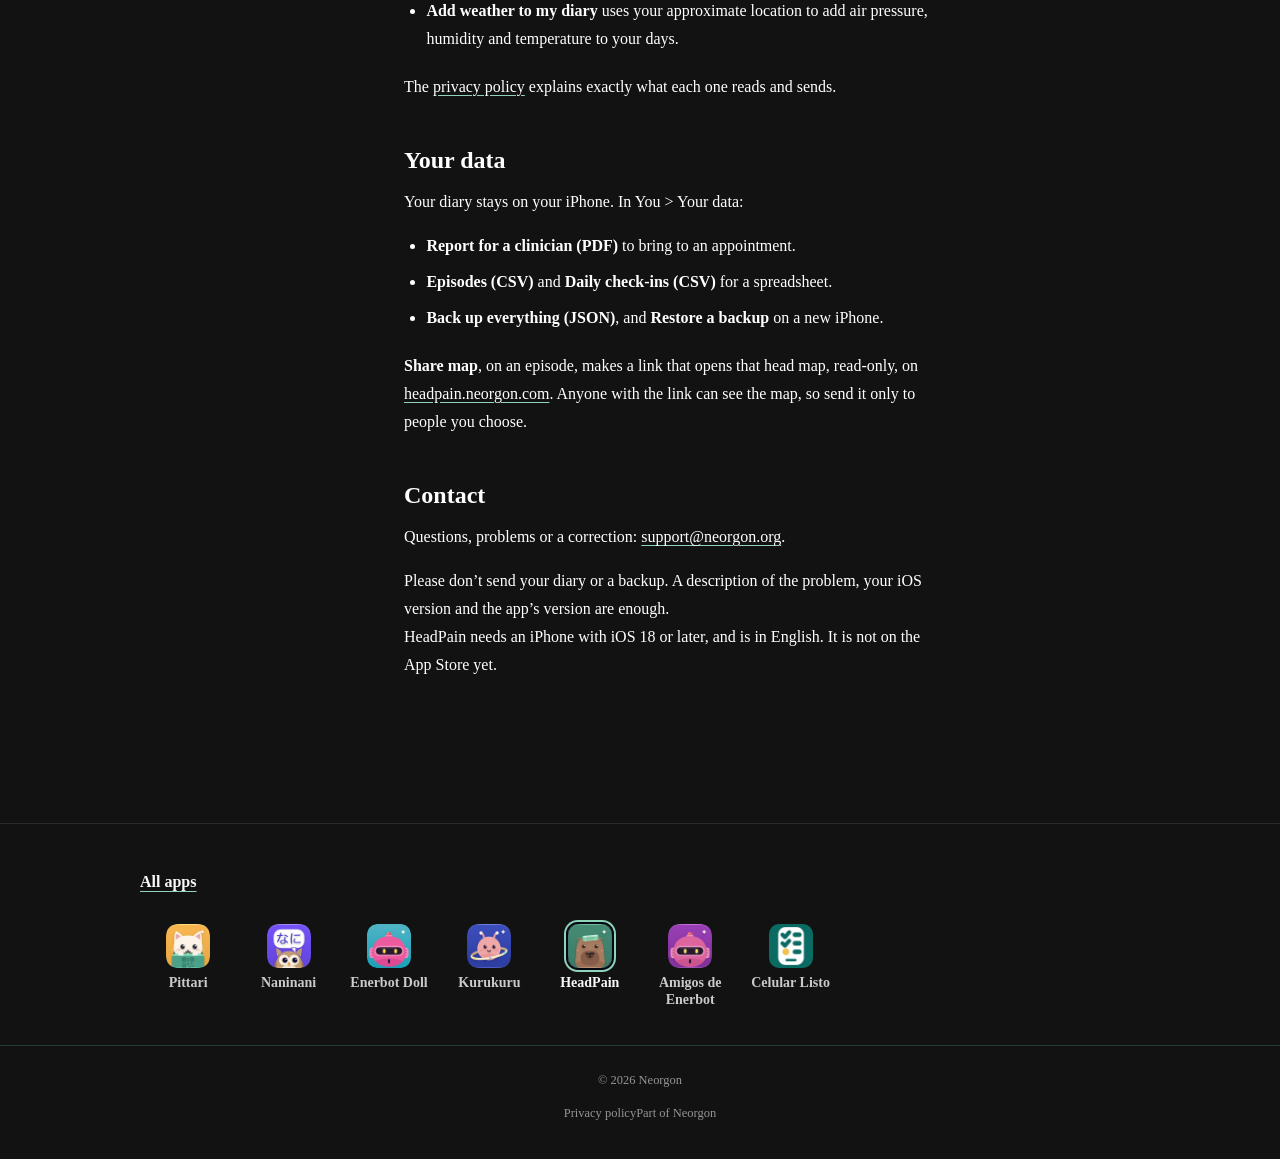
<file: headpain/index.html>
<!doctype html>
<html lang="en" data-season="off">
<head>
  <meta charset="utf-8">
  <meta name="viewport" content="width=device-width, initial-scale=1">
  <!-- Written for this site from projects/headpain-ios; the shell matches tools/import-pages.py. -->
  <meta http-equiv="Content-Security-Policy" content="default-src 'none'; style-src 'self' https://cdn.neorgon.org/v1.0.0/; img-src 'self'; font-src 'self'; manifest-src 'self'; base-uri 'none'; form-action 'none'">
  <meta name="referrer" content="no-referrer">
  <title>HeadPain support | Neorgon</title>
  <meta name="description" content="Help for HeadPain for iPhone: logging a headache, marking where it hurts, patterns, Apple Health and weather, your data and contact">
  <link rel="canonical" href="https://apps.neorgon.com/headpain/">
  <meta name="robots" content="index, follow">
  <meta name="theme-color" content="#040714">
  <link rel="icon" type="image/svg+xml" href="/favicon.svg">
  <link rel="icon" type="image/x-icon" href="/favicon.ico" sizes="16x16 32x32 48x48">
  <link rel="apple-touch-icon" sizes="180x180" href="/apple-touch-icon.png">
  <meta name="apple-mobile-web-app-title" content="Neorgon Apps">
  <link rel="manifest" href="/site.webmanifest">
  <meta name="neo-mark" content="on">
  <link rel="stylesheet" href="https://cdn.neorgon.org/v1.0.0/styles/base.css">
  <link rel="stylesheet" href="../css/style.css">
  <link rel="stylesheet" href="../css/neorgon-header.css">
  <link rel="stylesheet" href="../css/neorgon-footer.css">
  <link rel="stylesheet" href="../css/doc.css">
  <link rel="stylesheet" href="../css/family.css">
  <link rel="stylesheet" href="../css/apps.css">
  <link rel="stylesheet" href="../css/neorgon-parts.css">
</head>
<body class="doc doc--headpain" data-app="headpain">
  <a class="skip-link" href="#main">Skip to content</a>
  <header class="header-bar doc-header" data-header-mode="app" data-header-skin="jade">
    <div class="header-logo"><a class="header-title-link" href="./"><span class="doc-brand"><img src="../assets/icons/headpain.png" alt="" width="36" height="36"><span class="doc-brand-name">HeadPain</span></span></a></div>
    <nav class="doc-nav" aria-label="HeadPain"><a href="./" aria-current="page">Support</a><a href="privacy/">Privacy</a></nav>
  </header>
  <main id="main" class="doc-main doc-main--shell" tabindex="-1">
    <!-- neo-apps:crumb --><nav class="neo-crumb" aria-label="Breadcrumb"><a href="../#headpain" hreflang="es">Neorgon apps</a><span class="neo-crumb__sep" aria-hidden="true">/</span><span aria-current="page">HeadPain</span></nav><!-- /neo-apps:crumb -->
    <div class="doc-head doc-head--hero">
      <img class="doc-hero__icon" src="../assets/icons/headpain.webp" alt="" width="88" height="88">
<!-- draft:head -->
    <h1>A headache diary you can show a doctor.</h1>
    <p class="kicker">HeadPain for iPhone · Support</p>
    <p class="lead">Log a headache in one tap, mark where it hurts on a 3D head, and see what tends to come before it, so you can describe it clearly to a doctor. No account, no analytics, no advertising.</p>
    <div class="card">
      <p><strong>HeadPain is a diary, not a diagnosis.</strong> It’s always better to check with a doctor, and to get emergency care for a sudden, severe or unusual headache.</p>
    </div>
<!-- /draft:head -->
    </div>
    <div class="doc-shell">
<!-- draft:toc -->
    <nav class="contents" aria-label="On this page"><a href="#log">Log a headache</a><a href="#map">Where it hurts</a><a href="#patterns">Patterns</a><a href="#calm">Calm mode and help</a><a href="#health">Health and weather</a><a href="#data">Your data</a><a href="#contact">Contact</a></nav>
<!-- /draft:toc -->
      <div class="doc-body">
<!-- draft:body -->
    <section id="log" aria-labelledby="log-title">
      <h2 id="log-title">Log a headache</h2>
      <p>In <strong>Now</strong>, tap the tile for the condition you have. Add details when you can: how strong it is, where it hurts, what came before it and what helped. <strong>Diary</strong> keeps your episodes and daily check-ins on a calendar, and a follow-up asks how it went.</p>
      <p>Without opening the app:</p>
      <ul>
        <li><strong>Log a headache</strong> widget: your own conditions, one tap each. Add details later.</li>
        <li><strong>Your head today</strong> widget: none, mild, moderate or severe, in one tap.</li>
        <li><strong>One coming</strong> widget: notes the time you feel one coming, in one tap.</li>
        <li>Controls for Control Center and the Lock Screen do the same, and open Calm mode or Help.</li>
      </ul>
    </section>

    <section id="map" aria-labelledby="map-title">
      <h2 id="map-title">Mark where it hurts</h2>
      <p>On an episode, tap the places on the head that hurt. <strong>Look in 3D</strong> turns the head to the front, the sides, the back and the top, and lists the places you marked. Each place keeps how strong it was and what it felt like, so a doctor sees where it hurt and how.</p>
    </section>

    <section id="patterns" aria-labelledby="patterns-title">
      <h2 id="patterns-title">Patterns</h2>
      <p><strong>Patterns</strong> shows what came before your headaches more often, or less often, than on other days, under the app’s own warning: seen together, not proven. Change one thing at a time, and talk it over with your doctor.</p>
    </section>

    <section id="calm" aria-labelledby="calm-title">
      <h2 id="calm-title">Calm mode and help</h2>
      <ul>
        <li><strong>Calm mode</strong> dims the screen and walks you through the steps of your plan for a bad headache.</li>
        <li><strong>Help</strong> lets you message or call the helper you chose in You &gt; Safety and help, or call emergency services.</li>
      </ul>
    </section>

    <section id="health" aria-labelledby="health-title">
      <h2 id="health-title">Apple Health and weather</h2>
      <p>Both are off until you turn them on, in You &gt; Apple Health and weather:</p>
      <ul>
        <li><strong>Use Apple Health</strong> reads your sleep, steps, workouts and menstrual flow, so Patterns can include them. <strong>Save each headache to Health</strong> also writes your headaches to Health.</li>
        <li><strong>Add weather to my diary</strong> uses your approximate location to add air pressure, humidity and temperature to your days.</li>
      </ul>
      <p>The <a href="privacy/">privacy policy</a> explains exactly what each one reads and sends.</p>
    </section>

    <section id="data" aria-labelledby="data-title">
      <h2 id="data-title">Your data</h2>
      <p>Your diary stays on your iPhone. In You &gt; Your data:</p>
      <ul>
        <li><strong>Report for a clinician (PDF)</strong> to bring to an appointment.</li>
        <li><strong>Episodes (CSV)</strong> and <strong>Daily check-ins (CSV)</strong> for a spreadsheet.</li>
        <li><strong>Back up everything (JSON)</strong>, and <strong>Restore a backup</strong> on a new iPhone.</li>
      </ul>
      <p><strong>Share map</strong>, on an episode, makes a link that opens that head map, read-only, on <a href="https://headpain.neorgon.com/" rel="noreferrer">headpain.neorgon.com</a>. Anyone with the link can see the map, so send it only to people you choose.</p>
    </section>

    <section id="contact" aria-labelledby="contact-title">
      <h2 id="contact-title">Contact</h2>
      <div class="card">
        <p>Questions, problems or a correction: <a href="mailto:support@neorgon.org?subject=HeadPain">support@neorgon.org</a>.</p>
        <p>Please don’t send your diary or a backup. A description of the problem, your iOS version and the app’s version are enough.</p>
      </div>
      <p>HeadPain needs an iPhone with iOS 18 or later, and is in English. It is not on the App Store yet.</p>
    </section>
<!-- /draft:body -->
      </div>
    </div>
  </main>
  <!-- neo-apps:family --><nav class="neo-family" aria-label="Neorgon apps"><div class="neo-family__inner"><p class="neo-family__all"><a href="../" hreflang="es">All apps</a></p><ul class="neo-family__shelf"><li><a class="neo-family__app" href="../#pittari" hreflang="es"><img src="../assets/icons/pittari.webp" alt="" width="44" height="44" loading="lazy" decoding="async"><span>Pittari</span></a></li><li><a class="neo-family__app" href="../#naninani" hreflang="es"><img src="../assets/icons/naninani.webp" alt="" width="44" height="44" loading="lazy" decoding="async"><span>Naninani</span></a></li><li><a class="neo-family__app" href="../#enerbot-doll" hreflang="es"><img src="../assets/icons/enerbot-doll.webp" alt="" width="44" height="44" loading="lazy" decoding="async"><span>Enerbot Doll</span></a></li><li><a class="neo-family__app" href="../#kurukuru" hreflang="es"><img src="../assets/icons/kurukuru.webp" alt="" width="44" height="44" loading="lazy" decoding="async"><span>Kurukuru</span></a></li><li><a class="neo-family__app" href="../#headpain" hreflang="es" aria-current="true"><img src="../assets/icons/headpain.webp" alt="" width="44" height="44" loading="lazy" decoding="async"><span>HeadPain</span></a></li><li><a class="neo-family__app" href="../#amigos" hreflang="es"><img src="../assets/icons/amigos.webp" alt="" width="44" height="44" loading="lazy" decoding="async"><span>Amigos de Enerbot</span></a></li><li><a class="neo-family__app" href="../#celular-listo" hreflang="es"><img src="../assets/icons/celular-listo.webp" alt="" width="44" height="44" loading="lazy" decoding="async"><span>Celular Listo</span></a></li></ul></div></nav><!-- /neo-apps:family -->
  <footer class="neo-footer doc-footer" data-footer-mode="minimal"><div class="neo-footer-inner"><span>&copy; 2026 Neorgon</span><nav class="doc-related" aria-label="Related pages"><a href="privacy/">Privacy policy</a><a href="https://neorgon.com/" rel="noreferrer">Part of Neorgon</a></nav></div></footer>
</body>
</html>
</file>
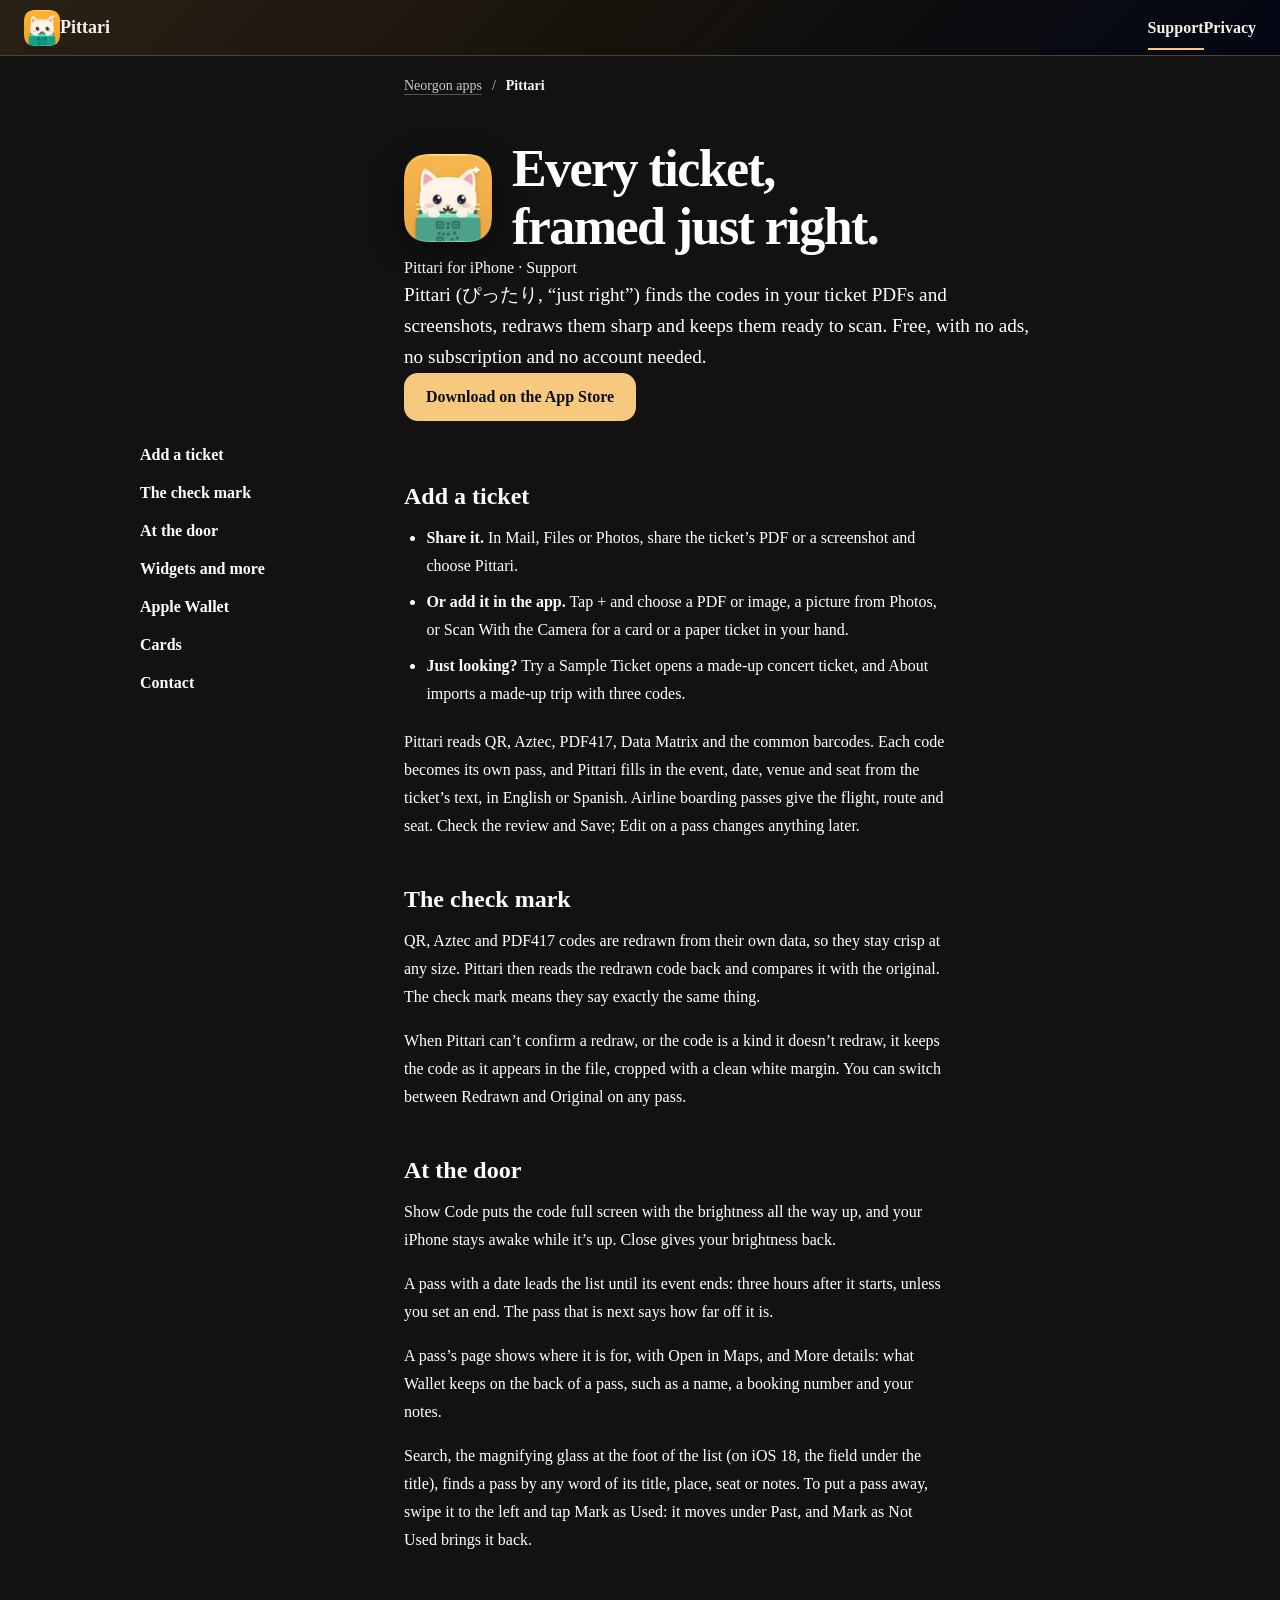
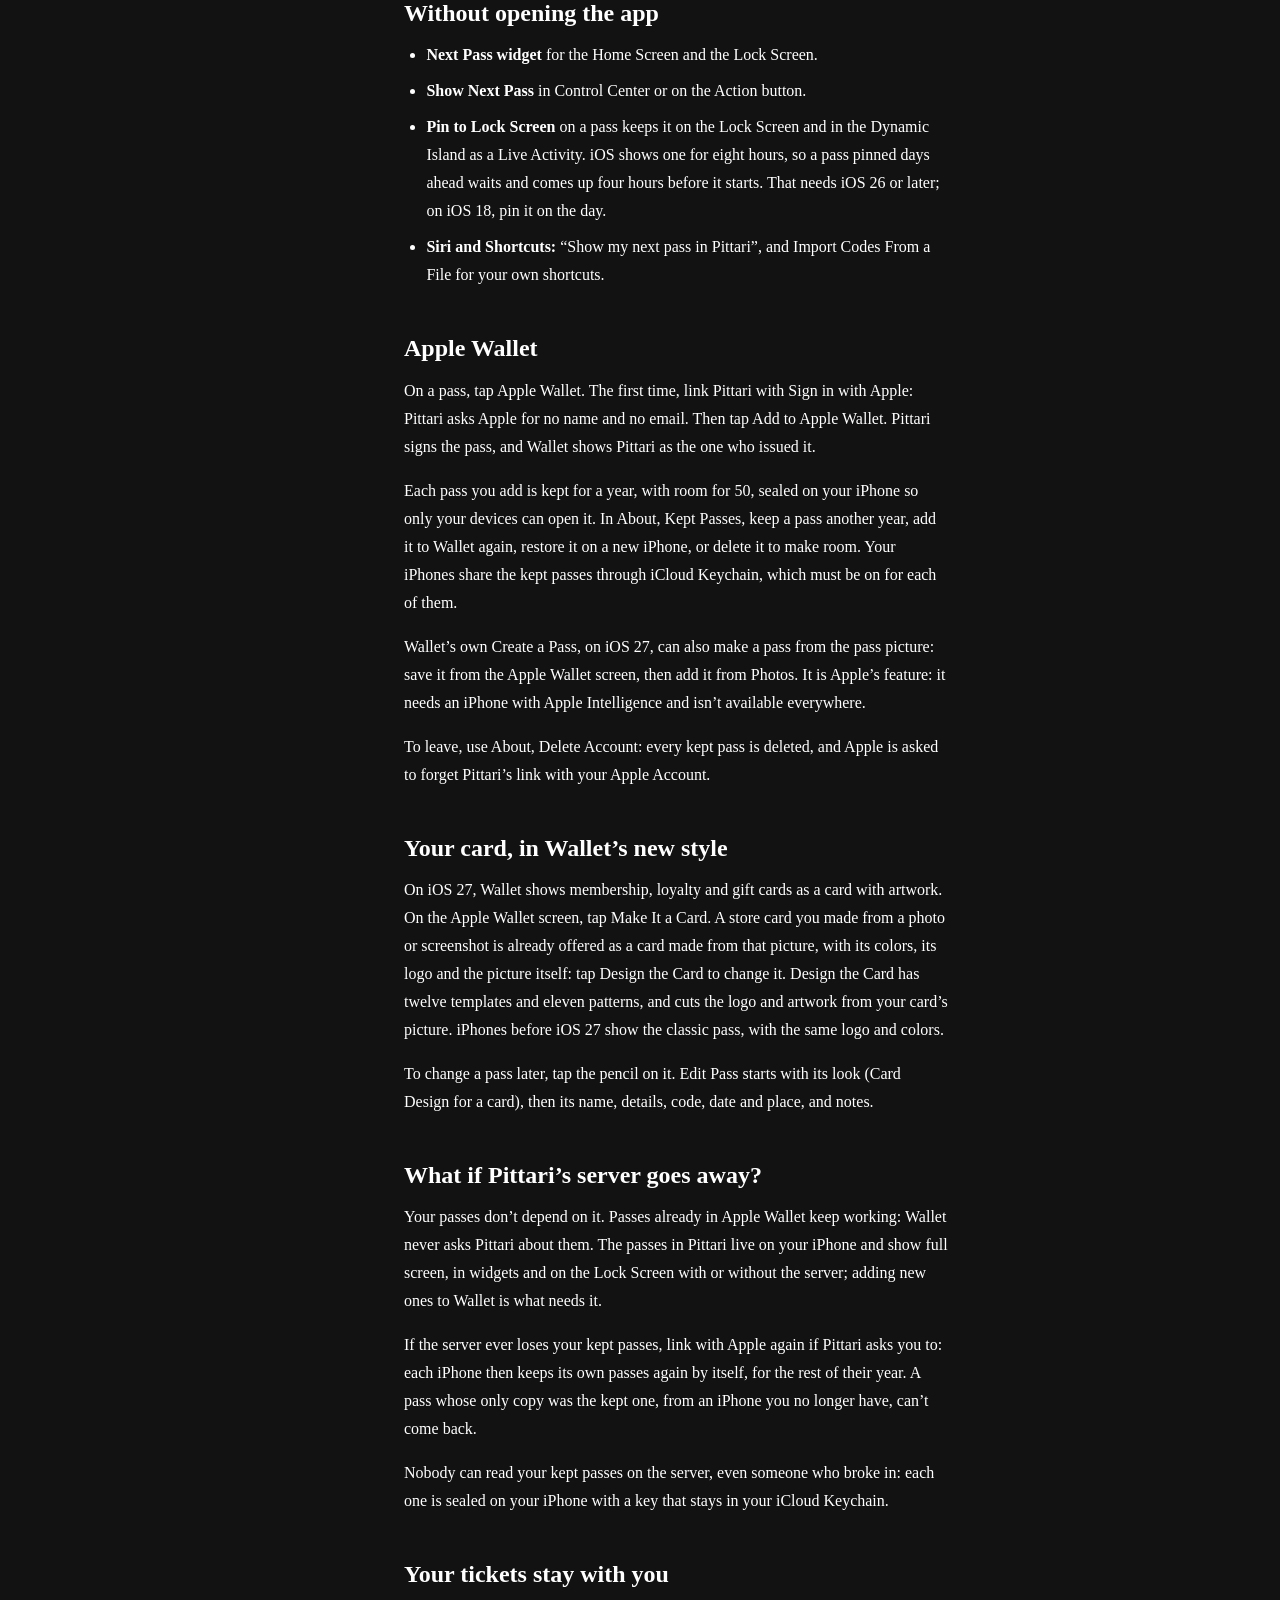
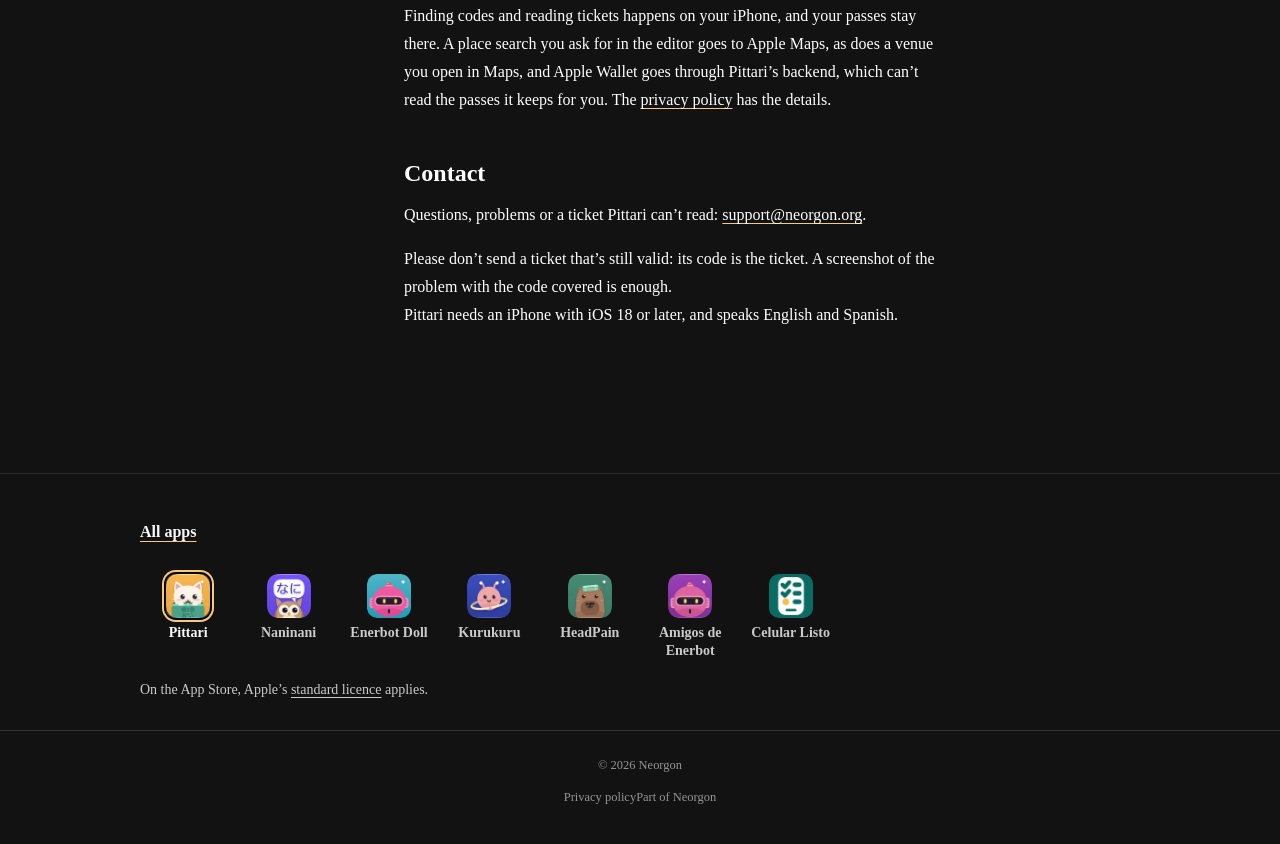
<file: pittari/index.html>
<!doctype html>
<html lang="en">
<head>
  <meta charset="utf-8">
  <meta name="viewport" content="width=device-width, initial-scale=1">
  <!-- Generated by tools/import-pages.py from the app's draft; edit the draft and run it again. -->
  <meta http-equiv="Content-Security-Policy" content="default-src 'none'; style-src 'self' https://cdn.neorgon.org/v1.0.0/; img-src 'self'; font-src 'self'; manifest-src 'self'; base-uri 'none'; form-action 'none'">
  <meta name="referrer" content="no-referrer">
  <title>Pittari support | Neorgon</title>
  <meta name="description" content="Help for Pittari for iPhone: adding tickets, the check mark, Show Code, widgets, the Live Activity, Apple Wallet and contact">
  <link rel="canonical" href="https://apps.neorgon.com/pittari/">
  <meta name="robots" content="index, follow">
  <meta name="theme-color" content="#040714">
  <meta property="og:type" content="website">
  <meta property="og:site_name" content="Neorgon">
  <meta property="og:title" content="Pittari support | Neorgon">
  <meta property="og:description" content="Help for Pittari for iPhone: adding tickets, the check mark, Show Code, widgets, the Live Activity, Apple Wallet and contact">
  <meta property="og:url" content="https://apps.neorgon.com/pittari/">
  <meta property="og:image" content="https://apps.neorgon.com/assets/icons/pittari.png">
  <meta property="og:image:alt" content="Pittari icon">
  <meta name="twitter:card" content="summary">
  <meta name="apple-itunes-app" content="app-id=6832228316">
  <link rel="icon" type="image/svg+xml" href="/favicon.svg">
  <link rel="icon" type="image/x-icon" href="/favicon.ico" sizes="16x16 32x32 48x48">
  <link rel="apple-touch-icon" sizes="180x180" href="/apple-touch-icon.png">
  <meta name="apple-mobile-web-app-title" content="Neorgon Apps">
  <link rel="manifest" href="/site.webmanifest">
  <meta name="neo-mark" content="on">
  <link rel="stylesheet" href="https://cdn.neorgon.org/v1.0.0/styles/base.css">
  <link rel="stylesheet" href="../css/style.css">
  <link rel="stylesheet" href="../css/neorgon-header.css">
  <link rel="stylesheet" href="../css/neorgon-footer.css">
  <link rel="stylesheet" href="../css/doc.css">
  <link rel="stylesheet" href="../css/family.css">
  <link rel="stylesheet" href="../css/apps.css">
  <link rel="stylesheet" href="../css/neorgon-parts.css">
</head>
<body class="doc doc--pittari" data-app="pittari">
  <a class="skip-link" href="#main">Skip to content</a>
  <header class="header-bar doc-header" data-header-mode="app" data-header-skin="brass">
    <div class="header-logo"><a class="header-title-link" href="./"><span class="doc-brand"><img src="../assets/icons/pittari.png" alt="" width="36" height="36"><span class="doc-brand-name">Pittari</span></span></a></div>
    <nav class="doc-nav" aria-label="Pittari"><a href="./" aria-current="page">Support</a><a href="privacy/">Privacy</a></nav>
  </header>
  <main id="main" class="doc-main doc-main--shell" tabindex="-1">
    <!-- neo-apps:crumb --><nav class="neo-crumb" aria-label="Breadcrumb"><a href="../#pittari" hreflang="es">Neorgon apps</a><span class="neo-crumb__sep" aria-hidden="true">/</span><span aria-current="page">Pittari</span></nav><!-- /neo-apps:crumb -->
    <div class="doc-head doc-head--hero">
      <img class="doc-hero__icon" src="../assets/icons/pittari.webp" alt="" width="88" height="88">
<!-- draft:head -->
    <h1>Every ticket, framed just right.</h1>
    <p class="kicker">Pittari for iPhone · Support</p>
    <p class="lead">Pittari (ぴったり, “just right”) finds the codes in your ticket PDFs and screenshots, redraws them sharp and keeps them ready to scan. Free, with no ads, no subscription and no account needed.</p>
<!-- /draft:head -->
      <p class="doc-install"><a class="doc-install__cta" href="https://apps.apple.com/app/id6832228316" rel="noreferrer">Download on the App Store</a></p>
    </div>
    <div class="doc-shell">
<!-- draft:toc -->
    <nav class="contents" aria-label="On this page"><a href="#add">Add a ticket</a><a href="#check">The check mark</a><a href="#door">At the door</a><a href="#everywhere">Widgets and more</a><a href="#wallet">Apple Wallet</a><a href="#cards">Cards</a><a href="#contact">Contact</a></nav>
<!-- /draft:toc -->
      <div class="doc-body">
<!-- draft:body -->
    <section id="add" aria-labelledby="add-title">
      <h2 id="add-title">Add a ticket</h2>
      <ul>
        <li><strong>Share it.</strong> In Mail, Files or Photos, share the ticket’s PDF or a screenshot and choose Pittari.</li>
        <li><strong>Or add it in the app.</strong> Tap + and choose a PDF or image, a picture from Photos, or Scan With the Camera for a card or a paper ticket in your hand.</li>
        <li><strong>Just looking?</strong> Try a Sample Ticket opens a made-up concert ticket, and About imports a made-up trip with three codes.</li>
      </ul>
      <p>Pittari reads QR, Aztec, PDF417, Data Matrix and the common barcodes. Each code becomes its own pass, and Pittari fills in the event, date, venue and seat from the ticket’s text, in English or Spanish. Airline boarding passes give the flight, route and seat. Check the review and Save; Edit on a pass changes anything later.</p>
    </section>

    <section id="check" aria-labelledby="check-title">
      <h2 id="check-title">The check mark</h2>
      <p>QR, Aztec and PDF417 codes are redrawn from their own data, so they stay crisp at any size. Pittari then reads the redrawn code back and compares it with the original. The check mark means they say exactly the same thing.</p>
      <p>When Pittari can’t confirm a redraw, or the code is a kind it doesn’t redraw, it keeps the code as it appears in the file, cropped with a clean white margin. You can switch between Redrawn and Original on any pass.</p>
    </section>

    <section id="door" aria-labelledby="door-title">
      <h2 id="door-title">At the door</h2>
      <p>Show Code puts the code full screen with the brightness all the way up, and your iPhone stays awake while it’s up. Close gives your brightness back.</p>
      <p>A pass with a date leads the list until its event ends: three hours after it starts, unless you set an end. The pass that is next says how far off it is.</p>
      <p>A pass’s page shows where it is for, with Open in Maps, and More details: what Wallet keeps on the back of a pass, such as a name, a booking number and your notes.</p>
      <p>Search, the magnifying glass at the foot of the list (on iOS 18, the field under the title), finds a pass by any word of its title, place, seat or notes. To put a pass away, swipe it to the left and tap Mark as Used: it moves under Past, and Mark as Not Used brings it back.</p>
    </section>

    <section id="everywhere" aria-labelledby="everywhere-title">
      <h2 id="everywhere-title">Without opening the app</h2>
      <ul>
        <li><strong>Next Pass widget</strong> for the Home Screen and the Lock Screen.</li>
        <li><strong>Show Next Pass</strong> in Control Center or on the Action button.</li>
        <li><strong>Pin to Lock Screen</strong> on a pass keeps it on the Lock Screen and in the Dynamic Island as a Live Activity. iOS shows one for eight hours, so a pass pinned days ahead waits and comes up four hours before it starts. That needs iOS 26 or later; on iOS 18, pin it on the day.</li>
        <li><strong>Siri and Shortcuts:</strong> “Show my next pass in Pittari”, and Import Codes From a File for your own shortcuts.</li>
      </ul>
    </section>

    <section id="wallet" aria-labelledby="wallet-title">
      <h2 id="wallet-title">Apple Wallet</h2>
      <p>On a pass, tap Apple Wallet. The first time, link Pittari with Sign in with Apple: Pittari asks Apple for no name and no email. Then tap Add to Apple Wallet. Pittari signs the pass, and Wallet shows Pittari as the one who issued it.</p>
      <p>Each pass you add is kept for a year, with room for 50, sealed on your iPhone so only your devices can open it. In About, Kept Passes, keep a pass another year, add it to Wallet again, restore it on a new iPhone, or delete it to make room. Your iPhones share the kept passes through iCloud Keychain, which must be on for each of them.</p>
      <p>Wallet’s own Create a Pass, on iOS 27, can also make a pass from the pass picture: save it from the Apple Wallet screen, then add it from Photos. It is Apple’s feature: it needs an iPhone with Apple Intelligence and isn’t available everywhere.</p>
      <p>To leave, use About, Delete Account: every kept pass is deleted, and Apple is asked to forget Pittari’s link with your Apple Account.</p>
    </section>

    <section id="cards" aria-labelledby="cards-title">
      <h2 id="cards-title">Your card, in Wallet’s new style</h2>
      <p>On iOS 27, Wallet shows membership, loyalty and gift cards as a card with artwork. On the Apple Wallet screen, tap Make It a Card. A store card you made from a photo or screenshot is already offered as a card made from that picture, with its colors, its logo and the picture itself: tap Design the Card to change it. Design the Card has twelve templates and eleven patterns, and cuts the logo and artwork from your card’s picture. iPhones before iOS 27 show the classic pass, with the same logo and colors.</p>
      <p>To change a pass later, tap the pencil on it. Edit Pass starts with its look (Card Design for a card), then its name, details, code, date and place, and notes.</p>
    </section>

    <section id="server" aria-labelledby="server-title">
      <h2 id="server-title">What if Pittari’s server goes away?</h2>
      <p>Your passes don’t depend on it. Passes already in Apple Wallet keep working: Wallet never asks Pittari about them. The passes in Pittari live on your iPhone and show full screen, in widgets and on the Lock Screen with or without the server; adding new ones to Wallet is what needs it.</p>
      <p>If the server ever loses your kept passes, link with Apple again if Pittari asks you to: each iPhone then keeps its own passes again by itself, for the rest of their year. A pass whose only copy was the kept one, from an iPhone you no longer have, can’t come back.</p>
      <p>Nobody can read your kept passes on the server, even someone who broke in: each one is sealed on your iPhone with a key that stays in your iCloud Keychain.</p>
    </section>

    <section aria-labelledby="privacy-title">
      <h2 id="privacy-title">Your tickets stay with you</h2>
      <p>Finding codes and reading tickets happens on your iPhone, and your passes stay there. A place search you ask for in the editor goes to Apple Maps, as does a venue you open in Maps, and Apple Wallet goes through Pittari’s backend, which can’t read the passes it keeps for you. The <a href="privacy/">privacy policy</a> has the details.</p>
    </section>

    <section id="contact" aria-labelledby="contact-title">
      <h2 id="contact-title">Contact</h2>
      <div class="card">
        <p>Questions, problems or a ticket Pittari can’t read: <a href="mailto:support@neorgon.org?subject=Pittari">support@neorgon.org</a>.</p>
        <p>Please don’t send a ticket that’s still valid: its code is the ticket. A screenshot of the problem with the code covered is enough.</p>
      </div>
      <p>Pittari needs an iPhone with iOS 18 or later, and speaks English and Spanish.</p>
    </section>
<!-- /draft:body -->
      </div>
    </div>
  </main>
  <!-- neo-apps:family --><nav class="neo-family" aria-label="Neorgon apps"><div class="neo-family__inner"><p class="neo-family__all"><a href="../" hreflang="es">All apps</a></p><ul class="neo-family__shelf"><li><a class="neo-family__app" href="../#pittari" hreflang="es" aria-current="true"><img src="../assets/icons/pittari.webp" alt="" width="44" height="44" loading="lazy" decoding="async"><span>Pittari</span></a></li><li><a class="neo-family__app" href="../#naninani" hreflang="es"><img src="../assets/icons/naninani.webp" alt="" width="44" height="44" loading="lazy" decoding="async"><span>Naninani</span></a></li><li><a class="neo-family__app" href="../#enerbot-doll" hreflang="es"><img src="../assets/icons/enerbot-doll.webp" alt="" width="44" height="44" loading="lazy" decoding="async"><span>Enerbot Doll</span></a></li><li><a class="neo-family__app" href="../#kurukuru" hreflang="es"><img src="../assets/icons/kurukuru.webp" alt="" width="44" height="44" loading="lazy" decoding="async"><span>Kurukuru</span></a></li><li><a class="neo-family__app" href="../#headpain" hreflang="es"><img src="../assets/icons/headpain.webp" alt="" width="44" height="44" loading="lazy" decoding="async"><span>HeadPain</span></a></li><li><a class="neo-family__app" href="../#amigos" hreflang="es"><img src="../assets/icons/amigos.webp" alt="" width="44" height="44" loading="lazy" decoding="async"><span>Amigos de Enerbot</span></a></li><li><a class="neo-family__app" href="../#celular-listo" hreflang="es"><img src="../assets/icons/celular-listo.webp" alt="" width="44" height="44" loading="lazy" decoding="async"><span>Celular Listo</span></a></li></ul><p class="neo-family__legal">On the App Store, Apple’s <a href="https://www.apple.com/legal/internet-services/itunes/dev/stdeula/" rel="noreferrer">standard licence</a> applies.</p></div></nav><!-- /neo-apps:family -->
  <footer class="neo-footer doc-footer" data-footer-mode="minimal"><div class="neo-footer-inner"><span>&copy; 2026 Neorgon</span><nav class="doc-related" aria-label="Related pages"><a href="privacy/">Privacy policy</a><a href="https://neorgon.com/" rel="noreferrer">Part of Neorgon</a></nav></div></footer>
</body>
</html>
</file>
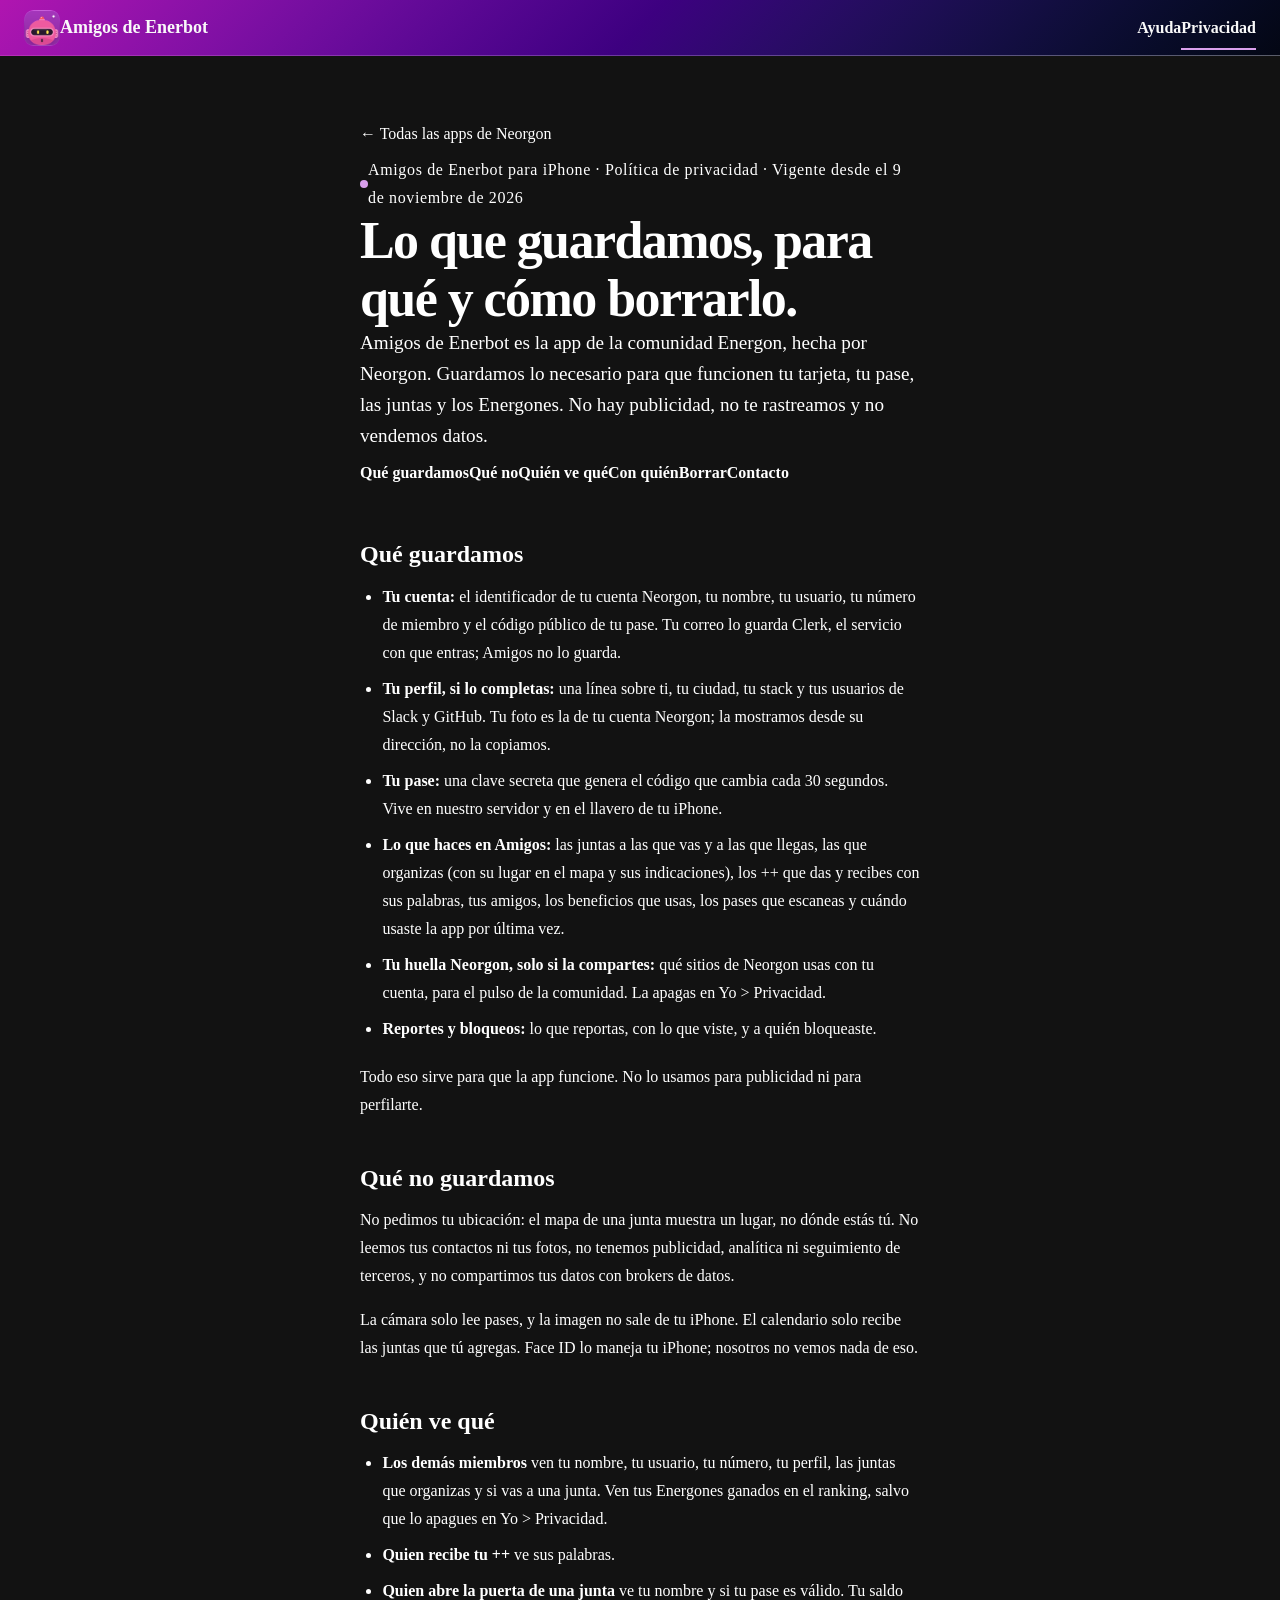
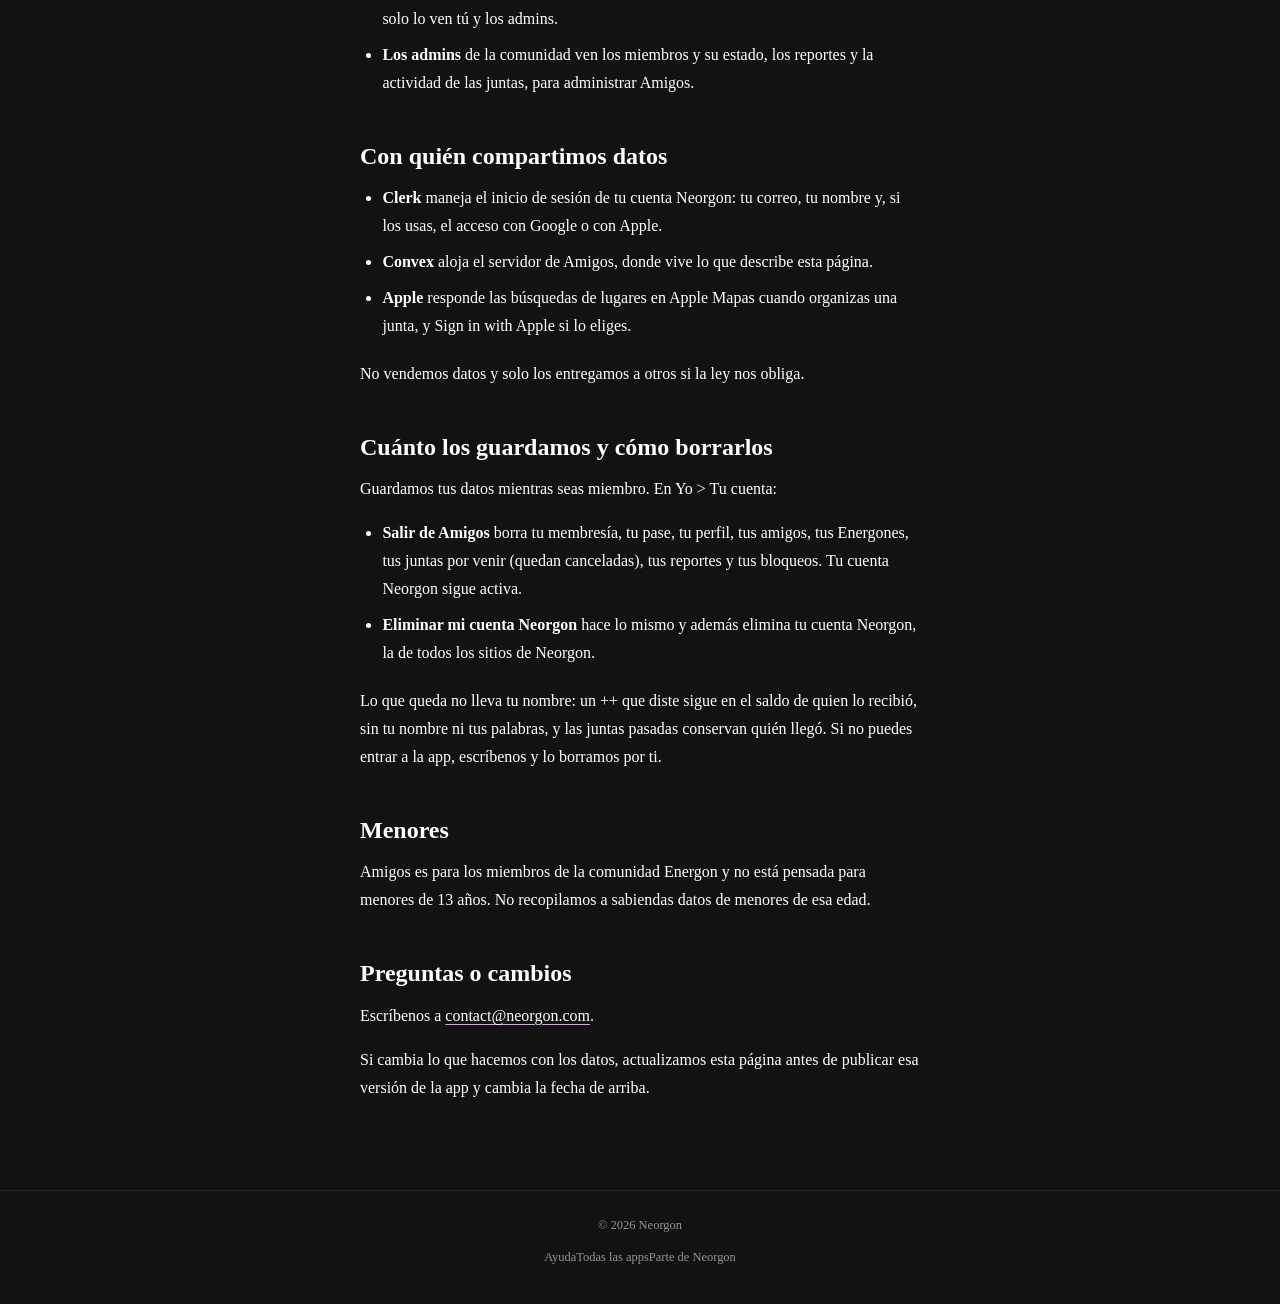
<file: amigos/privacy/index.html>
<!doctype html>
<html lang="es">
<head>
  <meta charset="utf-8">
  <meta name="viewport" content="width=device-width, initial-scale=1">
  <!-- Generated by tools/import-pages.py from the app's draft; edit the draft and run it again. -->
  <meta http-equiv="Content-Security-Policy" content="default-src 'none'; style-src 'self' https://cdn.neorgon.org/v1.0.0/; img-src 'self'; font-src 'self'; manifest-src 'self'; base-uri 'none'; form-action 'none'">
  <meta name="referrer" content="no-referrer">
  <title>Privacidad de Amigos de Enerbot | Neorgon</title>
  <meta name="description" content="Qué datos guarda Amigos de Enerbot, quién los ve, con quién los compartimos y cómo borrarlos">
  <link rel="canonical" href="https://apps.neorgon.com/amigos/privacy/">
  <meta name="robots" content="index, follow">
  <meta name="theme-color" content="#040714">
  <link rel="icon" type="image/svg+xml" href="/favicon.svg">
  <link rel="icon" type="image/x-icon" href="/favicon.ico" sizes="16x16 32x32 48x48">
  <link rel="apple-touch-icon" sizes="180x180" href="/apple-touch-icon.png">
  <meta name="apple-mobile-web-app-title" content="Neorgon Apps">
  <link rel="manifest" href="/site.webmanifest">
  <meta name="neo-mark" content="on">
  <link rel="stylesheet" href="https://cdn.neorgon.org/v1.0.0/styles/base.css">
  <link rel="stylesheet" href="../../css/style.css">
  <link rel="stylesheet" href="../../css/neorgon-header.css">
  <link rel="stylesheet" href="../../css/neorgon-footer.css">
  <link rel="stylesheet" href="../../css/doc.css">
</head>
<body class="doc doc--amigos">
  <a class="skip-link" href="#main">Ir al contenido</a>
  <header class="header-bar doc-header" data-header-mode="app">
    <div class="header-logo"><a class="header-title-link" href="../"><span class="doc-brand"><img src="../../assets/icons/amigos.png" alt="" width="36" height="36"><span class="doc-brand-name">Amigos de Enerbot</span></span></a></div>
    <nav class="doc-nav" aria-label="Amigos de Enerbot"><a href="../">Ayuda</a><a href="./" aria-current="page">Privacidad</a></nav>
  </header>
  <main id="main" class="doc-main" tabindex="-1">
    <p class="crumb"><a href="../../">&larr; Todas las apps de Neorgon</a></p>
    <p class="kicker">Amigos de Enerbot para iPhone · Política de privacidad · Vigente desde el 9 de noviembre de 2026</p>
    <h1>Lo que guardamos, para qué y cómo borrarlo.</h1>
    <p class="lead">Amigos de Enerbot es la app de la comunidad Energon, hecha por Neorgon. Guardamos lo necesario para que funcionen tu tarjeta, tu pase, las juntas y los Energones. No hay publicidad, no te rastreamos y no vendemos datos.</p>
    <nav class="contents" aria-label="En esta página"><a href="#guardamos">Qué guardamos</a><a href="#no">Qué no</a><a href="#ven">Quién ve qué</a><a href="#terceros">Con quién</a><a href="#borrar">Borrar</a><a href="#contacto">Contacto</a></nav>

    <section id="guardamos" aria-labelledby="guardamos-titulo">
      <h2 id="guardamos-titulo">Qué guardamos</h2>
      <ul>
        <li><strong>Tu cuenta:</strong> el identificador de tu cuenta Neorgon, tu nombre, tu usuario, tu número de miembro y el código público de tu pase. Tu correo lo guarda Clerk, el servicio con que entras; Amigos no lo guarda.</li>
        <li><strong>Tu perfil, si lo completas:</strong> una línea sobre ti, tu ciudad, tu stack y tus usuarios de Slack y GitHub. Tu foto es la de tu cuenta Neorgon; la mostramos desde su dirección, no la copiamos.</li>
        <li><strong>Tu pase:</strong> una clave secreta que genera el código que cambia cada 30 segundos. Vive en nuestro servidor y en el llavero de tu iPhone.</li>
        <li><strong>Lo que haces en Amigos:</strong> las juntas a las que vas y a las que llegas, las que organizas (con su lugar en el mapa y sus indicaciones), los ++ que das y recibes con sus palabras, tus amigos, los beneficios que usas, los pases que escaneas y cuándo usaste la app por última vez.</li>
        <li><strong>Tu huella Neorgon, solo si la compartes:</strong> qué sitios de Neorgon usas con tu cuenta, para el pulso de la comunidad. La apagas en Yo &gt; Privacidad.</li>
        <li><strong>Reportes y bloqueos:</strong> lo que reportas, con lo que viste, y a quién bloqueaste.</li>
      </ul>
      <p>Todo eso sirve para que la app funcione. No lo usamos para publicidad ni para perfilarte.</p>
    </section>

    <section id="no" aria-labelledby="no-titulo">
      <h2 id="no-titulo">Qué no guardamos</h2>
      <p>No pedimos tu ubicación: el mapa de una junta muestra un lugar, no dónde estás tú. No leemos tus contactos ni tus fotos, no tenemos publicidad, analítica ni seguimiento de terceros, y no compartimos tus datos con brokers de datos.</p>
      <p>La cámara solo lee pases, y la imagen no sale de tu iPhone. El calendario solo recibe las juntas que tú agregas. Face ID lo maneja tu iPhone; nosotros no vemos nada de eso.</p>
    </section>

    <section id="ven" aria-labelledby="ven-titulo">
      <h2 id="ven-titulo">Quién ve qué</h2>
      <ul>
        <li><strong>Los demás miembros</strong> ven tu nombre, tu usuario, tu número, tu perfil, las juntas que organizas y si vas a una junta. Ven tus Energones ganados en el ranking, salvo que lo apagues en Yo &gt; Privacidad.</li>
        <li><strong>Quien recibe tu ++</strong> ve sus palabras.</li>
        <li><strong>Quien abre la puerta de una junta</strong> ve tu nombre y si tu pase es válido. Tu saldo solo lo ven tú y los admins.</li>
        <li><strong>Los admins</strong> de la comunidad ven los miembros y su estado, los reportes y la actividad de las juntas, para administrar Amigos.</li>
      </ul>
    </section>

    <section id="terceros" aria-labelledby="terceros-titulo">
      <h2 id="terceros-titulo">Con quién compartimos datos</h2>
      <ul>
        <li><strong>Clerk</strong> maneja el inicio de sesión de tu cuenta Neorgon: tu correo, tu nombre y, si los usas, el acceso con Google o con Apple.</li>
        <li><strong>Convex</strong> aloja el servidor de Amigos, donde vive lo que describe esta página.</li>
        <li><strong>Apple</strong> responde las búsquedas de lugares en Apple Mapas cuando organizas una junta, y Sign in with Apple si lo eliges.</li>
      </ul>
      <p>No vendemos datos y solo los entregamos a otros si la ley nos obliga.</p>
    </section>

    <section id="borrar" aria-labelledby="borrar-titulo">
      <h2 id="borrar-titulo">Cuánto los guardamos y cómo borrarlos</h2>
      <p>Guardamos tus datos mientras seas miembro. En Yo &gt; Tu cuenta:</p>
      <ul>
        <li><strong>Salir de Amigos</strong> borra tu membresía, tu pase, tu perfil, tus amigos, tus Energones, tus juntas por venir (quedan canceladas), tus reportes y tus bloqueos. Tu cuenta Neorgon sigue activa.</li>
        <li><strong>Eliminar mi cuenta Neorgon</strong> hace lo mismo y además elimina tu cuenta Neorgon, la de todos los sitios de Neorgon.</li>
      </ul>
      <p>Lo que queda no lleva tu nombre: un ++ que diste sigue en el saldo de quien lo recibió, sin tu nombre ni tus palabras, y las juntas pasadas conservan quién llegó. Si no puedes entrar a la app, escríbenos y lo borramos por ti.</p>
    </section>

    <section aria-labelledby="menores-titulo">
      <h2 id="menores-titulo">Menores</h2>
      <p>Amigos es para los miembros de la comunidad Energon y no está pensada para menores de 13 años. No recopilamos a sabiendas datos de menores de esa edad.</p>
    </section>

    <section id="contacto" aria-labelledby="contacto-titulo">
      <h2 id="contacto-titulo">Preguntas o cambios</h2>
      <p>Escríbenos a <a href="mailto:contact@neorgon.com?subject=Privacidad%20de%20Amigos">contact@neorgon.com</a>.</p>
      <p>Si cambia lo que hacemos con los datos, actualizamos esta página antes de publicar esa versión de la app y cambia la fecha de arriba.</p>
    </section>
  </main>
  <footer class="neo-footer doc-footer" data-footer-mode="minimal"><div class="neo-footer-inner"><span>&copy; 2026 Neorgon</span><nav class="doc-related" aria-label="Páginas relacionadas"><a href="../">Ayuda</a><a href="../../">Todas las apps</a><a href="https://neorgon.com/" rel="noreferrer">Parte de Neorgon</a></nav></div></footer>
</body>
</html>
</file>
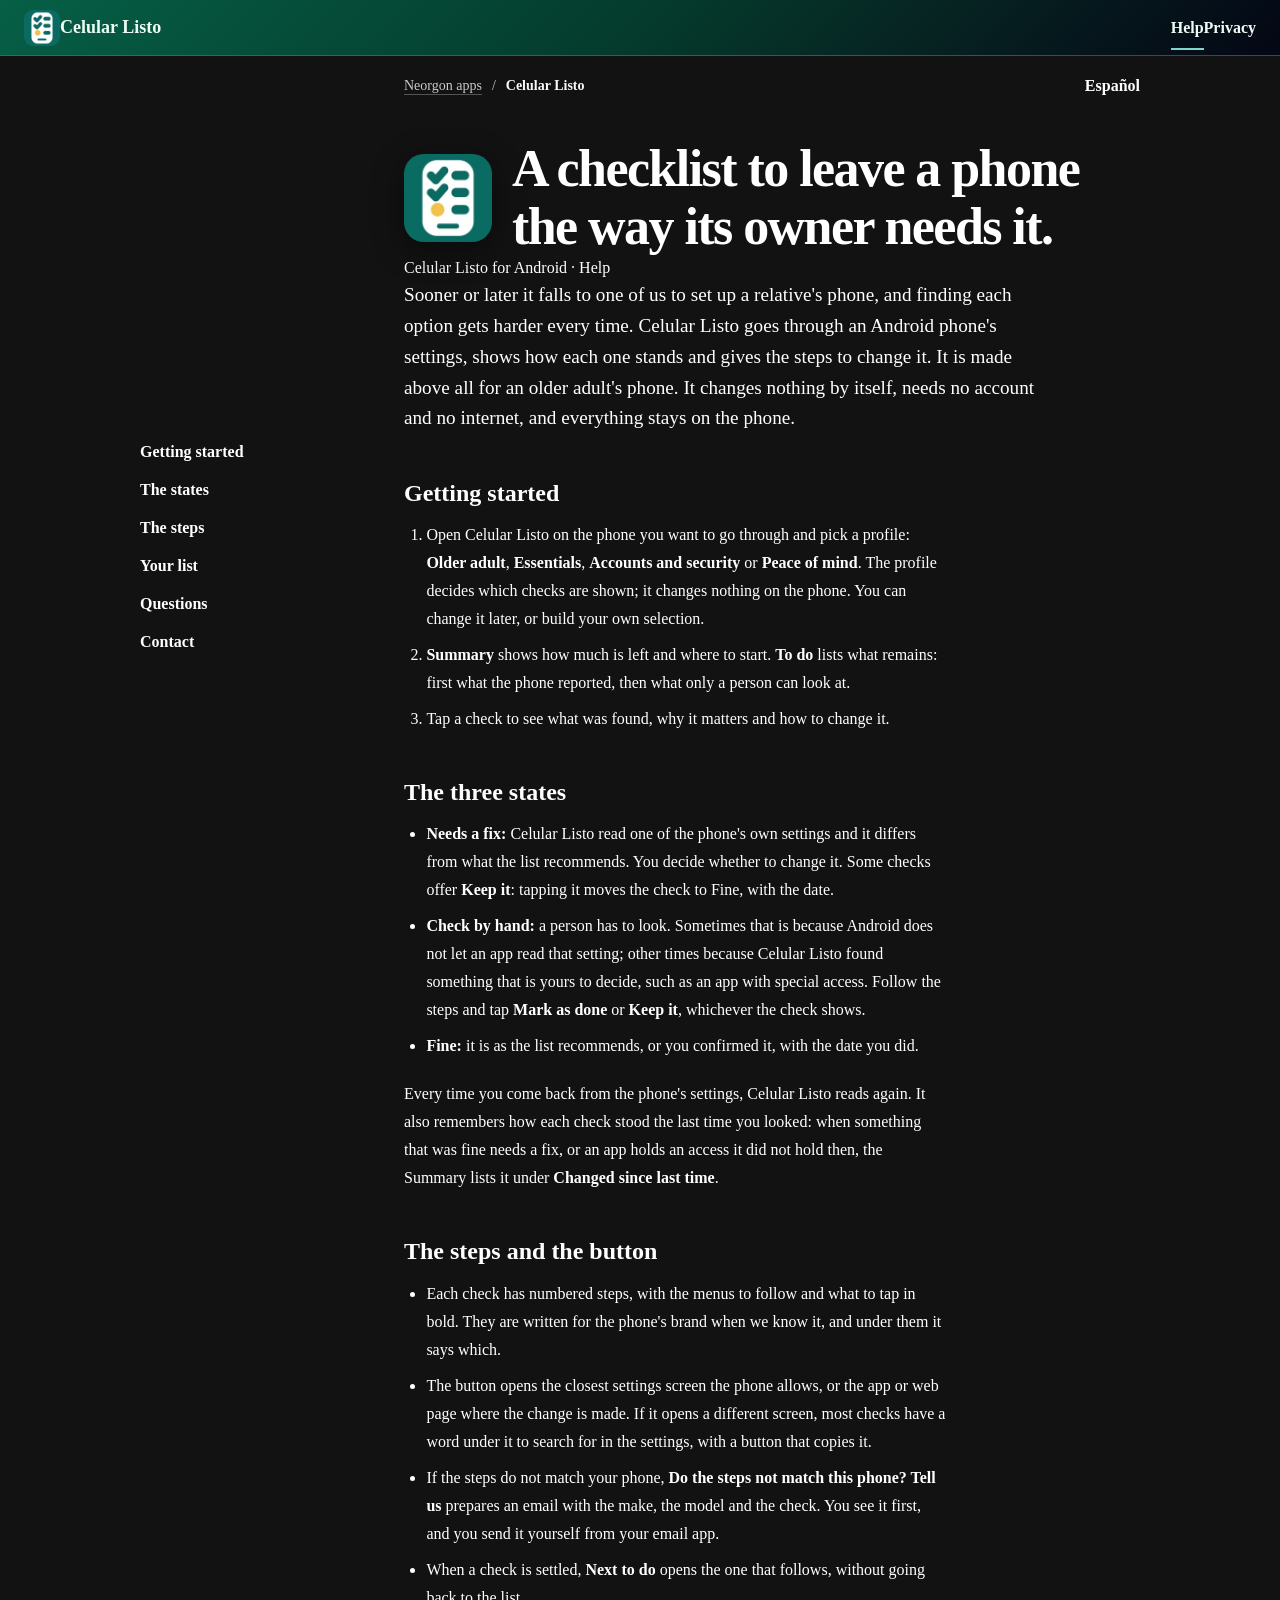
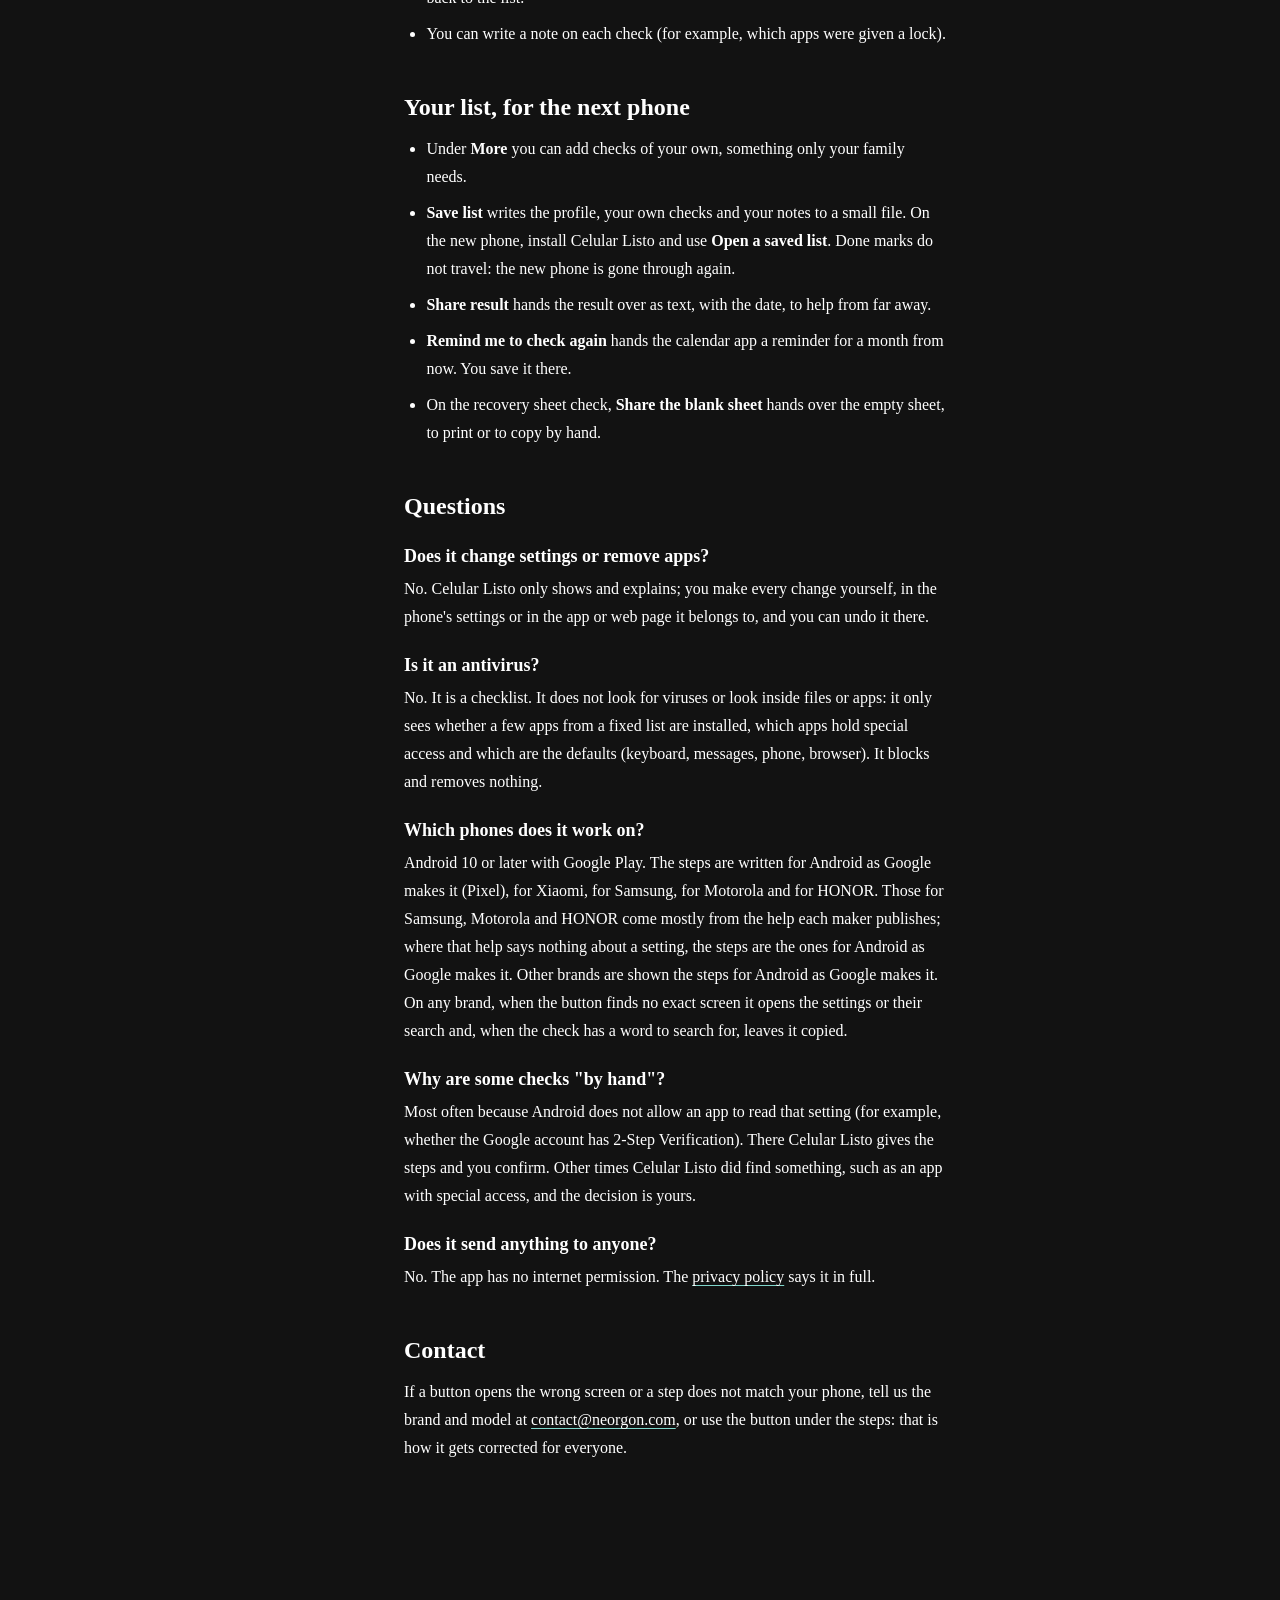
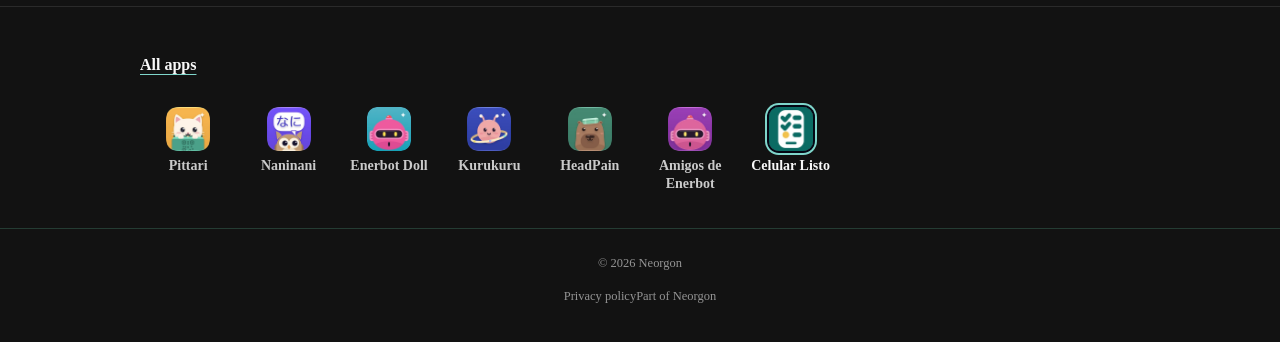
<file: celular-listo/en/index.html>
<!doctype html>
<html lang="en">
<head>
  <meta charset="utf-8">
  <meta name="viewport" content="width=device-width, initial-scale=1">
  <!-- Generated by tools/import-pages.py from the app's draft; edit the draft and run it again. -->
  <meta http-equiv="Content-Security-Policy" content="default-src 'none'; style-src 'self' https://cdn.neorgon.org/v1.0.0/; img-src 'self'; font-src 'self'; manifest-src 'self'; base-uri 'none'; form-action 'none'">
  <meta name="referrer" content="no-referrer">
  <title>Celular Listo help | Neorgon</title>
  <meta name="description" content="How to use Celular Listo: a checklist that goes through an Android phone's settings, step by step, and that you can take to the next phone">
  <link rel="canonical" href="https://apps.neorgon.com/celular-listo/en/">
  <link rel="alternate" hreflang="es" href="https://apps.neorgon.com/celular-listo/">
  <link rel="alternate" hreflang="en" href="https://apps.neorgon.com/celular-listo/en/">
  <link rel="alternate" hreflang="x-default" href="https://apps.neorgon.com/celular-listo/">
  <meta name="robots" content="index, follow">
  <meta name="theme-color" content="#040714">
  <meta property="og:type" content="website">
  <meta property="og:site_name" content="Neorgon">
  <meta property="og:title" content="Celular Listo help | Neorgon">
  <meta property="og:description" content="How to use Celular Listo: a checklist that goes through an Android phone's settings, step by step, and that you can take to the next phone">
  <meta property="og:url" content="https://apps.neorgon.com/celular-listo/en/">
  <meta property="og:image" content="https://apps.neorgon.com/assets/icons/celular-listo.png">
  <meta property="og:image:alt" content="Celular Listo icon">
  <meta name="twitter:card" content="summary">
  <link rel="icon" type="image/svg+xml" href="/favicon.svg">
  <link rel="icon" type="image/x-icon" href="/favicon.ico" sizes="16x16 32x32 48x48">
  <link rel="apple-touch-icon" sizes="180x180" href="/apple-touch-icon.png">
  <meta name="apple-mobile-web-app-title" content="Neorgon Apps">
  <link rel="manifest" href="/site.webmanifest">
  <meta name="neo-mark" content="on">
  <link rel="stylesheet" href="https://cdn.neorgon.org/v1.0.0/styles/base.css">
  <link rel="stylesheet" href="../../css/style.css">
  <link rel="stylesheet" href="../../css/neorgon-header.css">
  <link rel="stylesheet" href="../../css/neorgon-footer.css">
  <link rel="stylesheet" href="../../css/doc.css">
  <link rel="stylesheet" href="../../css/family.css">
  <link rel="stylesheet" href="../../css/apps.css">
  <link rel="stylesheet" href="../../css/neorgon-parts.css">
</head>
<body class="doc doc--celular-listo" data-app="celular-listo">
  <a class="skip-link" href="#main">Skip to content</a>
  <header class="header-bar doc-header" data-header-mode="app" data-header-skin="jade">
    <div class="header-logo"><a class="header-title-link" href="./"><span class="doc-brand"><img src="../../assets/icons/celular-listo.png" alt="" width="36" height="36"><span class="doc-brand-name">Celular Listo</span></span></a></div>
    <nav class="doc-nav" aria-label="Celular Listo"><a href="./" aria-current="page">Help</a><a href="privacy/">Privacy</a></nav>
  </header>
  <main id="main" class="doc-main doc-main--shell" tabindex="-1">
    <!-- neo-apps:crumb --><div class="neo-crumb-row"><nav class="neo-crumb" aria-label="Breadcrumb"><a href="../../#celular-listo" hreflang="es">Neorgon apps</a><span class="neo-crumb__sep" aria-hidden="true">/</span><span aria-current="page">Celular Listo</span></nav><nav class="doc-langs" aria-label="Languages"><a href="/celular-listo/" hreflang="es" lang="es">Español</a></nav></div><!-- /neo-apps:crumb -->
    <div class="doc-head doc-head--hero">
      <img class="doc-hero__icon" src="../../assets/icons/celular-listo.webp" alt="" width="88" height="88">
<!-- draft:head -->
    <h1>A checklist to leave a phone the way its owner needs it.</h1>
    <p class="kicker">Celular Listo for Android · Help</p>
    <p class="lead">Sooner or later it falls to one of us to set up a relative's phone, and finding each option gets harder every time. Celular Listo goes through an Android phone's settings, shows how each one stands and gives the steps to change it. It is made above all for an older adult's phone. It changes nothing by itself, needs no account and no internet, and everything stays on the phone.</p>
<!-- /draft:head -->
    </div>
    <div class="doc-shell">
<!-- draft:toc -->
    <nav class="contents" aria-label="On this page"><a href="#start">Getting started</a><a href="#states">The states</a><a href="#steps">The steps</a><a href="#list">Your list</a><a href="#questions">Questions</a><a href="#contact">Contact</a></nav>
<!-- /draft:toc -->
      <div class="doc-body">
<!-- draft:body -->
    <section id="start" aria-labelledby="start-title">
      <h2 id="start-title">Getting started</h2>
      <ol>
        <li>Open Celular Listo on the phone you want to go through and pick a profile: <strong>Older adult</strong>, <strong>Essentials</strong>, <strong>Accounts and security</strong> or <strong>Peace of mind</strong>. The profile decides which checks are shown; it changes nothing on the phone. You can change it later, or build your own selection.</li>
        <li><strong>Summary</strong> shows how much is left and where to start. <strong>To do</strong> lists what remains: first what the phone reported, then what only a person can look at.</li>
        <li>Tap a check to see what was found, why it matters and how to change it.</li>
      </ol>
    </section>

    <section id="states" aria-labelledby="states-title">
      <h2 id="states-title">The three states</h2>
      <ul>
        <li><strong>Needs a fix:</strong> Celular Listo read one of the phone's own settings and it differs from what the list recommends. You decide whether to change it. Some checks offer <strong>Keep it</strong>: tapping it moves the check to Fine, with the date.</li>
        <li><strong>Check by hand:</strong> a person has to look. Sometimes that is because Android does not let an app read that setting; other times because Celular Listo found something that is yours to decide, such as an app with special access. Follow the steps and tap <strong>Mark as done</strong> or <strong>Keep it</strong>, whichever the check shows.</li>
        <li><strong>Fine:</strong> it is as the list recommends, or you confirmed it, with the date you did.</li>
      </ul>
      <p>Every time you come back from the phone's settings, Celular Listo reads again. It also remembers how each check stood the last time you looked: when something that was fine needs a fix, or an app holds an access it did not hold then, the Summary lists it under <strong>Changed since last time</strong>.</p>
    </section>

    <section id="steps" aria-labelledby="steps-title">
      <h2 id="steps-title">The steps and the button</h2>
      <ul>
        <li>Each check has numbered steps, with the menus to follow and what to tap in bold. They are written for the phone's brand when we know it, and under them it says which.</li>
        <li>The button opens the closest settings screen the phone allows, or the app or web page where the change is made. If it opens a different screen, most checks have a word under it to search for in the settings, with a button that copies it.</li>
        <li>If the steps do not match your phone, <strong>Do the steps not match this phone? Tell us</strong> prepares an email with the make, the model and the check. You see it first, and you send it yourself from your email app.</li>
        <li>When a check is settled, <strong>Next to do</strong> opens the one that follows, without going back to the list.</li>
        <li>You can write a note on each check (for example, which apps were given a lock).</li>
      </ul>
    </section>

    <section id="list" aria-labelledby="list-title">
      <h2 id="list-title">Your list, for the next phone</h2>
      <ul>
        <li>Under <strong>More</strong> you can add checks of your own, something only your family needs.</li>
        <li><strong>Save list</strong> writes the profile, your own checks and your notes to a small file. On the new phone, install Celular Listo and use <strong>Open a saved list</strong>. Done marks do not travel: the new phone is gone through again.</li>
        <li><strong>Share result</strong> hands the result over as text, with the date, to help from far away.</li>
        <li><strong>Remind me to check again</strong> hands the calendar app a reminder for a month from now. You save it there.</li>
        <li>On the recovery sheet check, <strong>Share the blank sheet</strong> hands over the empty sheet, to print or to copy by hand.</li>
      </ul>
    </section>

    <section id="questions" aria-labelledby="questions-title">
      <h2 id="questions-title">Questions</h2>
      <h3>Does it change settings or remove apps?</h3>
      <p>No. Celular Listo only shows and explains; you make every change yourself, in the phone's settings or in the app or web page it belongs to, and you can undo it there.</p>
      <h3>Is it an antivirus?</h3>
      <p>No. It is a checklist. It does not look for viruses or look inside files or apps: it only sees whether a few apps from a fixed list are installed, which apps hold special access and which are the defaults (keyboard, messages, phone, browser). It blocks and removes nothing.</p>
      <h3>Which phones does it work on?</h3>
      <p>Android 10 or later with Google Play. The steps are written for Android as Google makes it (Pixel), for Xiaomi, for Samsung, for Motorola and for HONOR. Those for Samsung, Motorola and HONOR come mostly from the help each maker publishes; where that help says nothing about a setting, the steps are the ones for Android as Google makes it. Other brands are shown the steps for Android as Google makes it. On any brand, when the button finds no exact screen it opens the settings or their search and, when the check has a word to search for, leaves it copied.</p>
      <h3>Why are some checks "by hand"?</h3>
      <p>Most often because Android does not allow an app to read that setting (for example, whether the Google account has 2-Step Verification). There Celular Listo gives the steps and you confirm. Other times Celular Listo did find something, such as an app with special access, and the decision is yours.</p>
      <h3>Does it send anything to anyone?</h3>
      <p>No. The app has no internet permission. The <a href="privacy/">privacy policy</a> says it in full.</p>
    </section>

    <section id="contact" aria-labelledby="contact-title">
      <h2 id="contact-title">Contact</h2>
      <p>If a button opens the wrong screen or a step does not match your phone, tell us the brand and model at <a href="mailto:contact@neorgon.com">contact@neorgon.com</a>, or use the button under the steps: that is how it gets corrected for everyone.</p>
    </section>
<!-- /draft:body -->
      </div>
    </div>
  </main>
  <!-- neo-apps:family --><nav class="neo-family" aria-label="Neorgon apps"><div class="neo-family__inner"><p class="neo-family__all"><a href="../../" hreflang="es">All apps</a></p><ul class="neo-family__shelf"><li><a class="neo-family__app" href="../../#pittari" hreflang="es"><img src="../../assets/icons/pittari.webp" alt="" width="44" height="44" loading="lazy" decoding="async"><span>Pittari</span></a></li><li><a class="neo-family__app" href="../../#naninani" hreflang="es"><img src="../../assets/icons/naninani.webp" alt="" width="44" height="44" loading="lazy" decoding="async"><span>Naninani</span></a></li><li><a class="neo-family__app" href="../../#enerbot-doll" hreflang="es"><img src="../../assets/icons/enerbot-doll.webp" alt="" width="44" height="44" loading="lazy" decoding="async"><span>Enerbot Doll</span></a></li><li><a class="neo-family__app" href="../../#kurukuru" hreflang="es"><img src="../../assets/icons/kurukuru.webp" alt="" width="44" height="44" loading="lazy" decoding="async"><span>Kurukuru</span></a></li><li><a class="neo-family__app" href="../../#headpain" hreflang="es"><img src="../../assets/icons/headpain.webp" alt="" width="44" height="44" loading="lazy" decoding="async"><span>HeadPain</span></a></li><li><a class="neo-family__app" href="../../#amigos" hreflang="es"><img src="../../assets/icons/amigos.webp" alt="" width="44" height="44" loading="lazy" decoding="async"><span>Amigos de Enerbot</span></a></li><li><a class="neo-family__app" href="../../#celular-listo" hreflang="es" aria-current="true"><img src="../../assets/icons/celular-listo.webp" alt="" width="44" height="44" loading="lazy" decoding="async"><span>Celular Listo</span></a></li></ul></div></nav><!-- /neo-apps:family -->
  <footer class="neo-footer doc-footer" data-footer-mode="minimal"><div class="neo-footer-inner"><span>&copy; 2026 Neorgon</span><nav class="doc-related" aria-label="Related pages"><a href="privacy/">Privacy policy</a><a href="https://neorgon.com/" rel="noreferrer">Part of Neorgon</a></nav></div></footer>
</body>
</html>
</file>
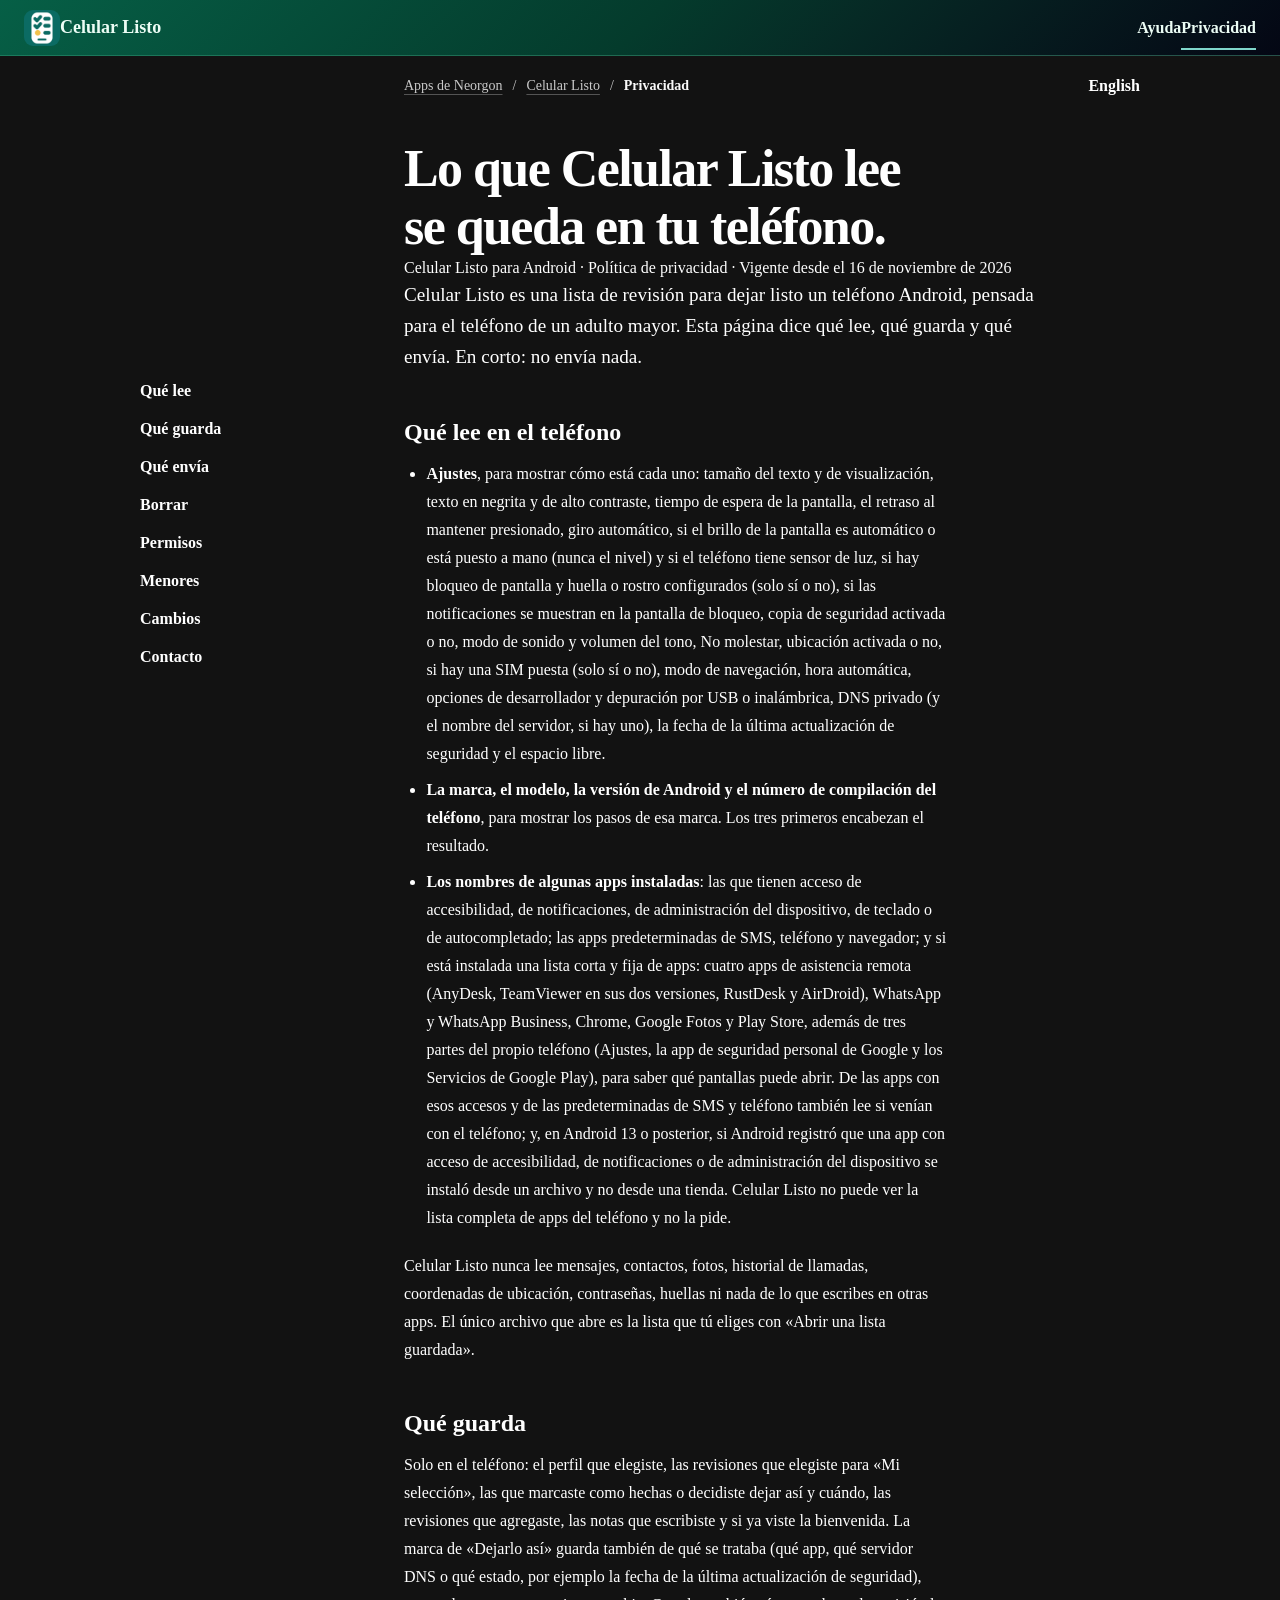
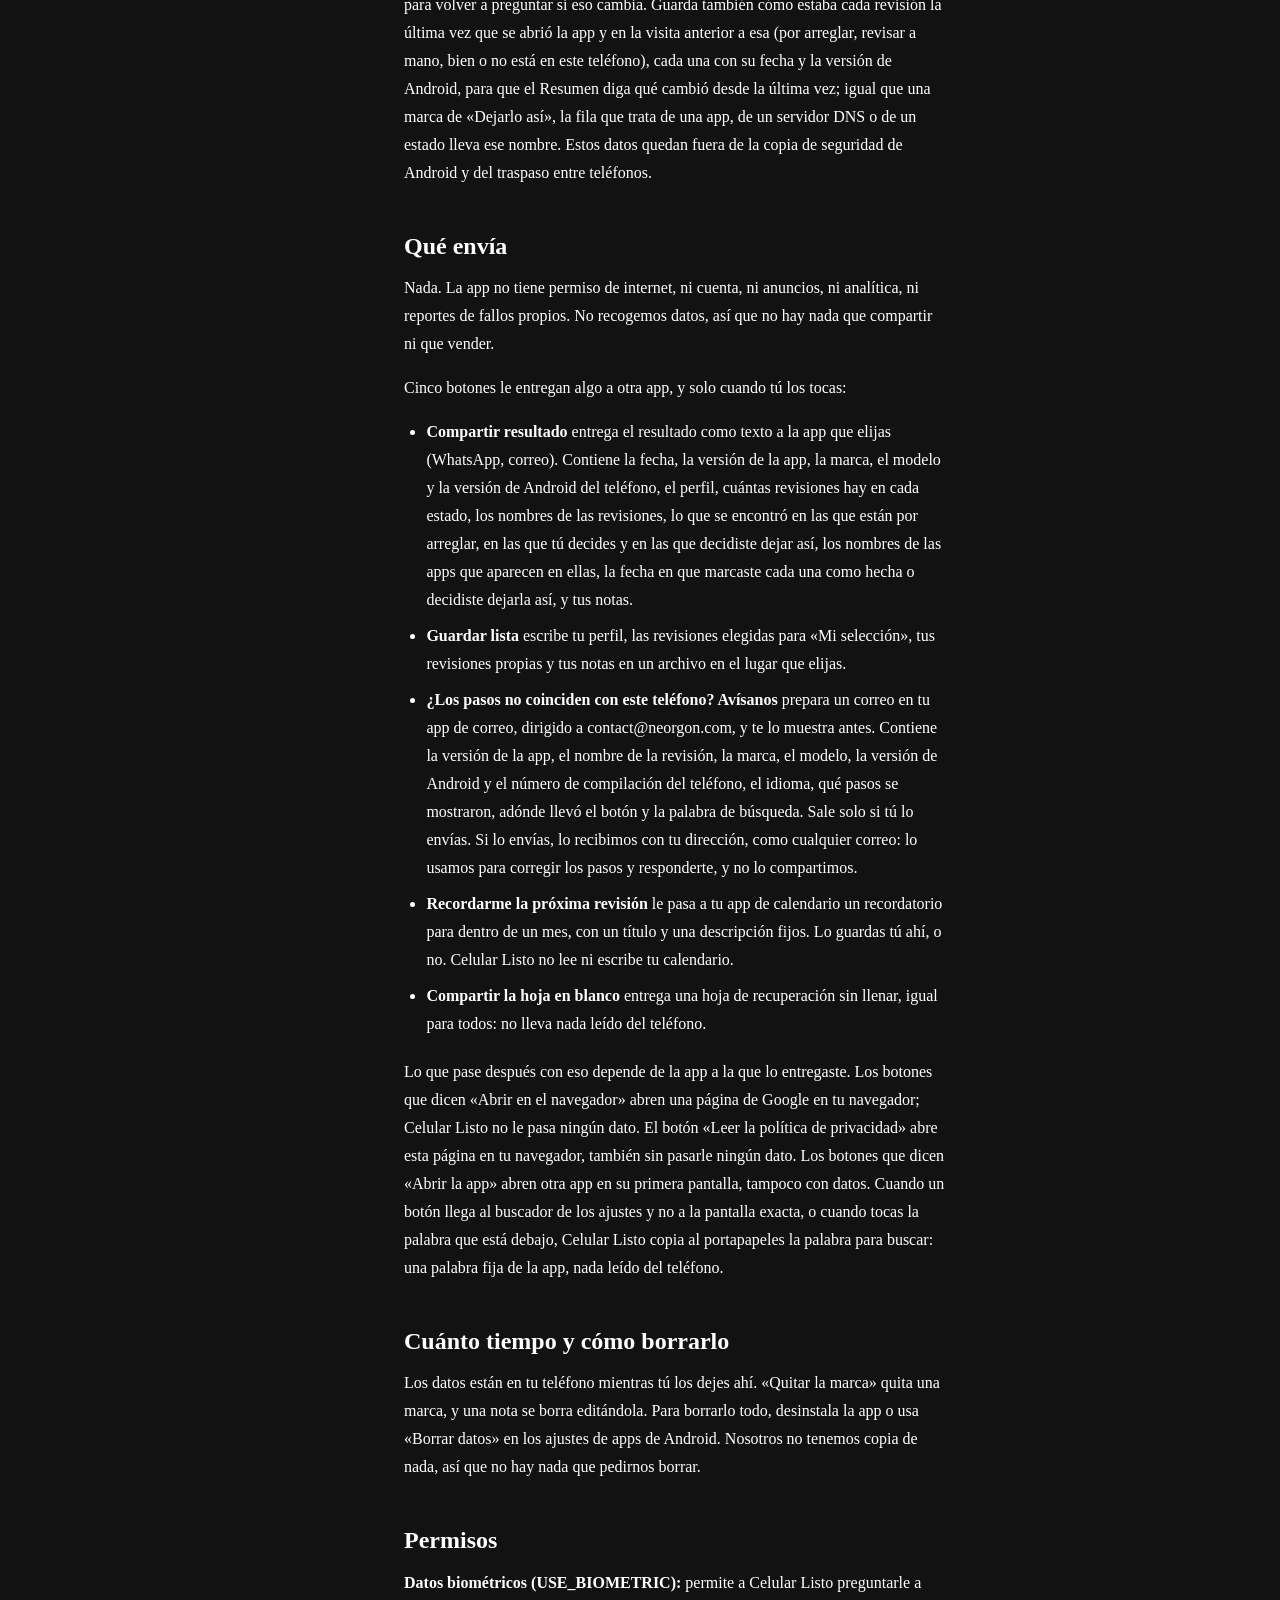
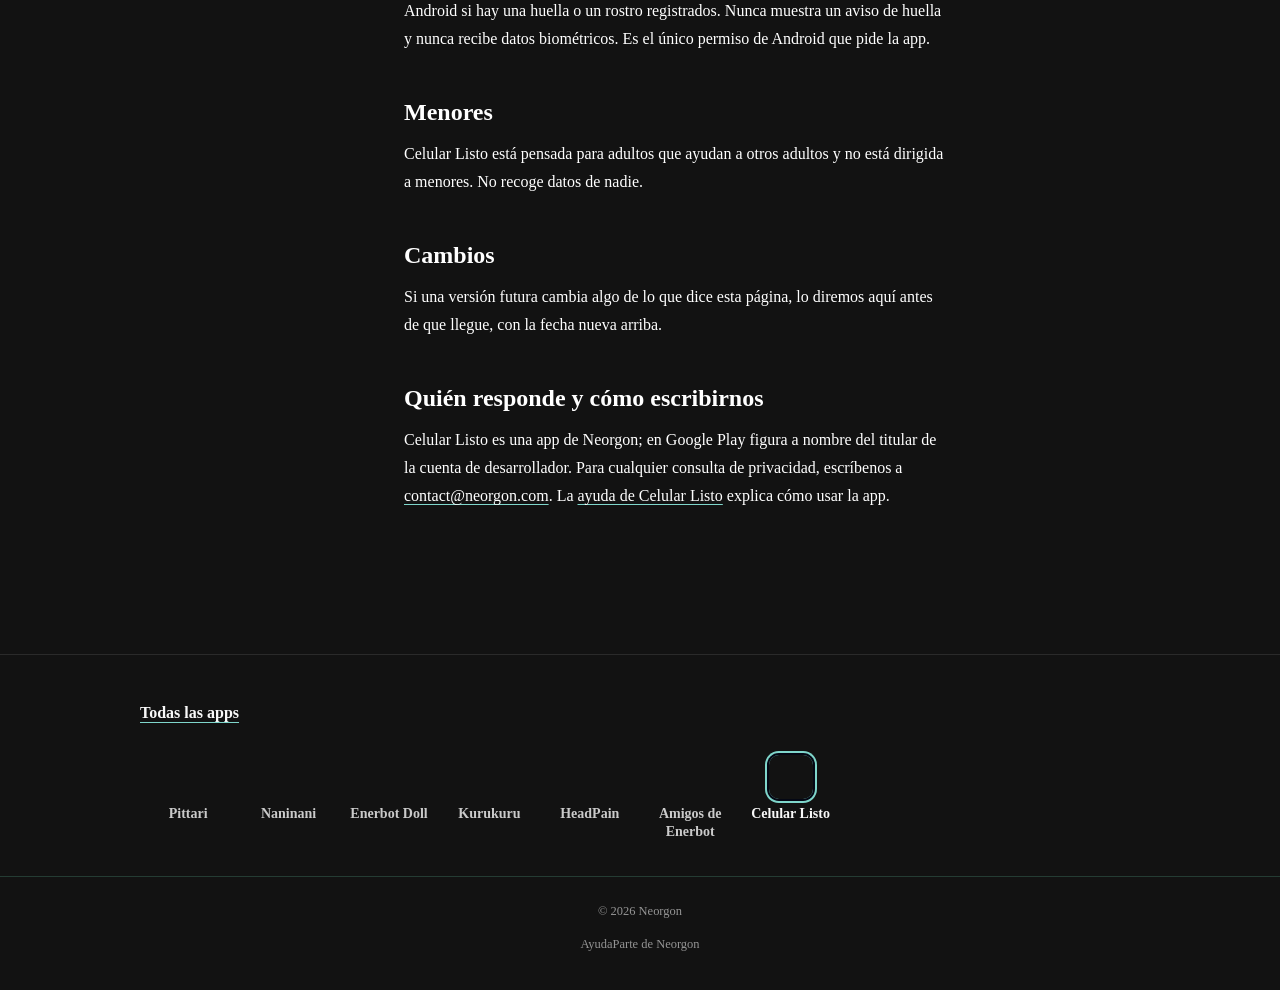
<file: celular-listo/privacy/index.html>
<!doctype html>
<html lang="es">
<head>
  <meta charset="utf-8">
  <meta name="viewport" content="width=device-width, initial-scale=1">
  <!-- Generated by tools/import-pages.py from the app's draft; edit the draft and run it again. -->
  <meta http-equiv="Content-Security-Policy" content="default-src 'none'; style-src 'self' https://cdn.neorgon.org/v1.0.0/; img-src 'self'; font-src 'self'; manifest-src 'self'; base-uri 'none'; form-action 'none'">
  <meta name="referrer" content="no-referrer">
  <title>Política de privacidad de Celular Listo | Neorgon</title>
  <meta name="description" content="Celular Listo no envía nada: lee ajustes en tu teléfono Android, sin cuenta, sin internet, sin publicidad y sin rastreo">
  <link rel="canonical" href="https://apps.neorgon.com/celular-listo/privacy/">
  <link rel="alternate" hreflang="es" href="https://apps.neorgon.com/celular-listo/privacy/">
  <link rel="alternate" hreflang="en" href="https://apps.neorgon.com/celular-listo/en/privacy/">
  <link rel="alternate" hreflang="x-default" href="https://apps.neorgon.com/celular-listo/privacy/">
  <meta name="robots" content="index, follow">
  <meta name="theme-color" content="#040714">
  <meta property="og:type" content="website">
  <meta property="og:site_name" content="Neorgon">
  <meta property="og:title" content="Política de privacidad de Celular Listo | Neorgon">
  <meta property="og:description" content="Celular Listo no envía nada: lee ajustes en tu teléfono Android, sin cuenta, sin internet, sin publicidad y sin rastreo">
  <meta property="og:url" content="https://apps.neorgon.com/celular-listo/privacy/">
  <meta property="og:image" content="https://apps.neorgon.com/assets/icons/celular-listo.png">
  <meta property="og:image:alt" content="Ícono de Celular Listo">
  <meta name="twitter:card" content="summary">
  <link rel="icon" type="image/svg+xml" href="/favicon.svg">
  <link rel="icon" type="image/x-icon" href="/favicon.ico" sizes="16x16 32x32 48x48">
  <link rel="apple-touch-icon" sizes="180x180" href="/apple-touch-icon.png">
  <meta name="apple-mobile-web-app-title" content="Neorgon Apps">
  <link rel="manifest" href="/site.webmanifest">
  <meta name="neo-mark" content="on">
  <link rel="stylesheet" href="https://cdn.neorgon.org/v1.0.0/styles/base.css">
  <link rel="stylesheet" href="../../css/style.css">
  <link rel="stylesheet" href="../../css/neorgon-header.css">
  <link rel="stylesheet" href="../../css/neorgon-footer.css">
  <link rel="stylesheet" href="../../css/doc.css">
  <link rel="stylesheet" href="../../css/family.css">
  <link rel="stylesheet" href="../../css/apps.css">
  <link rel="stylesheet" href="../../css/neorgon-parts.css">
</head>
<body class="doc doc--celular-listo" data-app="celular-listo">
  <a class="skip-link" href="#main">Ir al contenido</a>
  <header class="header-bar doc-header" data-header-mode="app" data-header-skin="jade">
    <div class="header-logo"><a class="header-title-link" href="../"><span class="doc-brand"><img src="../../assets/icons/celular-listo.png" alt="" width="36" height="36"><span class="doc-brand-name">Celular Listo</span></span></a></div>
    <nav class="doc-nav" aria-label="Celular Listo"><a href="../">Ayuda</a><a href="./" aria-current="page">Privacidad</a></nav>
  </header>
  <main id="main" class="doc-main doc-main--shell" tabindex="-1">
    <!-- neo-apps:crumb --><div class="neo-crumb-row"><nav class="neo-crumb" aria-label="Ruta"><a href="../../#celular-listo">Apps de Neorgon</a><span class="neo-crumb__sep" aria-hidden="true">/</span><a href="../">Celular Listo</a><span class="neo-crumb__sep" aria-hidden="true">/</span><span aria-current="page">Privacidad</span></nav><nav class="doc-langs" aria-label="Idiomas"><a href="/celular-listo/en/privacy/" hreflang="en" lang="en">English</a></nav></div><!-- /neo-apps:crumb -->
    <div class="doc-head">
<!-- draft:head -->
    <h1>Lo que Celular Listo lee se queda en tu teléfono.</h1>
    <p class="kicker">Celular Listo para Android · Política de privacidad · Vigente desde el 16 de noviembre de 2026</p>
    <p class="lead">Celular Listo es una lista de revisión para dejar listo un teléfono Android, pensada para el teléfono de un adulto mayor. Esta página dice qué lee, qué guarda y qué envía. En corto: no envía nada.</p>
<!-- /draft:head -->
    </div>
    <div class="doc-shell">
<!-- draft:toc -->
    <nav class="contents" aria-label="En esta página"><a href="#lee">Qué lee</a><a href="#guarda">Qué guarda</a><a href="#envia">Qué envía</a><a href="#borrar">Borrar</a><a href="#permisos">Permisos</a><a href="#menores">Menores</a><a href="#cambios">Cambios</a><a href="#contacto">Contacto</a></nav>
<!-- /draft:toc -->
      <div class="doc-body">
<!-- draft:body -->
    <section id="lee" aria-labelledby="lee-titulo">
      <h2 id="lee-titulo">Qué lee en el teléfono</h2>
      <ul>
        <li><strong>Ajustes</strong>, para mostrar cómo está cada uno: tamaño del texto y de visualización, texto en negrita y de alto contraste, tiempo de espera de la pantalla, el retraso al mantener presionado, giro automático, si el brillo de la pantalla es automático o está puesto a mano (nunca el nivel) y si el teléfono tiene sensor de luz, si hay bloqueo de pantalla y huella o rostro configurados (solo sí o no), si las notificaciones se muestran en la pantalla de bloqueo, copia de seguridad activada o no, modo de sonido y volumen del tono, No molestar, ubicación activada o no, si hay una SIM puesta (solo sí o no), modo de navegación, hora automática, opciones de desarrollador y depuración por USB o inalámbrica, DNS privado (y el nombre del servidor, si hay uno), la fecha de la última actualización de seguridad y el espacio libre.</li>
        <li><strong>La marca, el modelo, la versión de Android y el número de compilación del teléfono</strong>, para mostrar los pasos de esa marca. Los tres primeros encabezan el resultado.</li>
        <li><strong>Los nombres de algunas apps instaladas</strong>: las que tienen acceso de accesibilidad, de notificaciones, de administración del dispositivo, de teclado o de autocompletado; las apps predeterminadas de SMS, teléfono y navegador; y si está instalada una lista corta y fija de apps: cuatro apps de asistencia remota (AnyDesk, TeamViewer en sus dos versiones, RustDesk y AirDroid), WhatsApp y WhatsApp Business, Chrome, Google Fotos y Play Store, además de tres partes del propio teléfono (Ajustes, la app de seguridad personal de Google y los Servicios de Google Play), para saber qué pantallas puede abrir. De las apps con esos accesos y de las predeterminadas de SMS y teléfono también lee si venían con el teléfono; y, en Android 13 o posterior, si Android registró que una app con acceso de accesibilidad, de notificaciones o de administración del dispositivo se instaló desde un archivo y no desde una tienda. Celular Listo no puede ver la lista completa de apps del teléfono y no la pide.</li>
      </ul>
      <p>Celular Listo nunca lee mensajes, contactos, fotos, historial de llamadas, coordenadas de ubicación, contraseñas, huellas ni nada de lo que escribes en otras apps. El único archivo que abre es la lista que tú eliges con «Abrir una lista guardada».</p>
    </section>

    <section id="guarda" aria-labelledby="guarda-titulo">
      <h2 id="guarda-titulo">Qué guarda</h2>
      <p>Solo en el teléfono: el perfil que elegiste, las revisiones que elegiste para «Mi selección», las que marcaste como hechas o decidiste dejar así y cuándo, las revisiones que agregaste, las notas que escribiste y si ya viste la bienvenida. La marca de «Dejarlo así» guarda también de qué se trataba (qué app, qué servidor DNS o qué estado, por ejemplo la fecha de la última actualización de seguridad), para volver a preguntar si eso cambia. Guarda también cómo estaba cada revisión la última vez que se abrió la app y en la visita anterior a esa (por arreglar, revisar a mano, bien o no está en este teléfono), cada una con su fecha y la versión de Android, para que el Resumen diga qué cambió desde la última vez; igual que una marca de «Dejarlo así», la fila que trata de una app, de un servidor DNS o de un estado lleva ese nombre. Estos datos quedan fuera de la copia de seguridad de Android y del traspaso entre teléfonos.</p>
    </section>

    <section id="envia" aria-labelledby="envia-titulo">
      <h2 id="envia-titulo">Qué envía</h2>
      <p>Nada. La app no tiene permiso de internet, ni cuenta, ni anuncios, ni analítica, ni reportes de fallos propios. No recogemos datos, así que no hay nada que compartir ni que vender.</p>
      <p>Cinco botones le entregan algo a otra app, y solo cuando tú los tocas:</p>
      <ul>
        <li><strong>Compartir resultado</strong> entrega el resultado como texto a la app que elijas (WhatsApp, correo). Contiene la fecha, la versión de la app, la marca, el modelo y la versión de Android del teléfono, el perfil, cuántas revisiones hay en cada estado, los nombres de las revisiones, lo que se encontró en las que están por arreglar, en las que tú decides y en las que decidiste dejar así, los nombres de las apps que aparecen en ellas, la fecha en que marcaste cada una como hecha o decidiste dejarla así, y tus notas.</li>
        <li><strong>Guardar lista</strong> escribe tu perfil, las revisiones elegidas para «Mi selección», tus revisiones propias y tus notas en un archivo en el lugar que elijas.</li>
        <li><strong>¿Los pasos no coinciden con este teléfono? Avísanos</strong> prepara un correo en tu app de correo, dirigido a contact@neorgon.com, y te lo muestra antes. Contiene la versión de la app, el nombre de la revisión, la marca, el modelo, la versión de Android y el número de compilación del teléfono, el idioma, qué pasos se mostraron, adónde llevó el botón y la palabra de búsqueda. Sale solo si tú lo envías. Si lo envías, lo recibimos con tu dirección, como cualquier correo: lo usamos para corregir los pasos y responderte, y no lo compartimos.</li>
        <li><strong>Recordarme la próxima revisión</strong> le pasa a tu app de calendario un recordatorio para dentro de un mes, con un título y una descripción fijos. Lo guardas tú ahí, o no. Celular Listo no lee ni escribe tu calendario.</li>
        <li><strong>Compartir la hoja en blanco</strong> entrega una hoja de recuperación sin llenar, igual para todos: no lleva nada leído del teléfono.</li>
      </ul>
      <p>Lo que pase después con eso depende de la app a la que lo entregaste. Los botones que dicen «Abrir en el navegador» abren una página de Google en tu navegador; Celular Listo no le pasa ningún dato. El botón «Leer la política de privacidad» abre esta página en tu navegador, también sin pasarle ningún dato. Los botones que dicen «Abrir la app» abren otra app en su primera pantalla, tampoco con datos. Cuando un botón llega al buscador de los ajustes y no a la pantalla exacta, o cuando tocas la palabra que está debajo, Celular Listo copia al portapapeles la palabra para buscar: una palabra fija de la app, nada leído del teléfono.</p>
    </section>

    <section id="borrar" aria-labelledby="borrar-titulo">
      <h2 id="borrar-titulo">Cuánto tiempo y cómo borrarlo</h2>
      <p>Los datos están en tu teléfono mientras tú los dejes ahí. «Quitar la marca» quita una marca, y una nota se borra editándola. Para borrarlo todo, desinstala la app o usa «Borrar datos» en los ajustes de apps de Android. Nosotros no tenemos copia de nada, así que no hay nada que pedirnos borrar.</p>
    </section>

    <section id="permisos" aria-labelledby="permisos-titulo">
      <h2 id="permisos-titulo">Permisos</h2>
      <p><strong>Datos biométricos (USE_BIOMETRIC):</strong> permite a Celular Listo preguntarle a Android si hay una huella o un rostro registrados. Nunca muestra un aviso de huella y nunca recibe datos biométricos. Es el único permiso de Android que pide la app.</p>
    </section>

    <section id="menores" aria-labelledby="menores-titulo">
      <h2 id="menores-titulo">Menores</h2>
      <p>Celular Listo está pensada para adultos que ayudan a otros adultos y no está dirigida a menores. No recoge datos de nadie.</p>
    </section>

    <section id="cambios" aria-labelledby="cambios-titulo">
      <h2 id="cambios-titulo">Cambios</h2>
      <p>Si una versión futura cambia algo de lo que dice esta página, lo diremos aquí antes de que llegue, con la fecha nueva arriba.</p>
    </section>

    <section id="contacto" aria-labelledby="contacto-titulo">
      <h2 id="contacto-titulo">Quién responde y cómo escribirnos</h2>
      <p>Celular Listo es una app de Neorgon; en Google Play figura a nombre del titular de la cuenta de desarrollador. Para cualquier consulta de privacidad, escríbenos a <a href="mailto:contact@neorgon.com">contact@neorgon.com</a>. La <a href="../">ayuda de Celular Listo</a> explica cómo usar la app.</p>
    </section>
<!-- /draft:body -->
      </div>
    </div>
  </main>
  <!-- neo-apps:family --><nav class="neo-family" aria-label="Apps de Neorgon"><div class="neo-family__inner"><p class="neo-family__all"><a href="../../">Todas las apps</a></p><ul class="neo-family__shelf"><li><a class="neo-family__app" href="../../#pittari"><img src="../../assets/icons/pittari.webp" alt="" width="44" height="44" loading="lazy" decoding="async"><span>Pittari</span></a></li><li><a class="neo-family__app" href="../../#naninani"><img src="../../assets/icons/naninani.webp" alt="" width="44" height="44" loading="lazy" decoding="async"><span>Naninani</span></a></li><li><a class="neo-family__app" href="../../#enerbot-doll"><img src="../../assets/icons/enerbot-doll.webp" alt="" width="44" height="44" loading="lazy" decoding="async"><span>Enerbot Doll</span></a></li><li><a class="neo-family__app" href="../../#kurukuru"><img src="../../assets/icons/kurukuru.webp" alt="" width="44" height="44" loading="lazy" decoding="async"><span>Kurukuru</span></a></li><li><a class="neo-family__app" href="../../#headpain"><img src="../../assets/icons/headpain.webp" alt="" width="44" height="44" loading="lazy" decoding="async"><span>HeadPain</span></a></li><li><a class="neo-family__app" href="../../#amigos"><img src="../../assets/icons/amigos.webp" alt="" width="44" height="44" loading="lazy" decoding="async"><span>Amigos de Enerbot</span></a></li><li><a class="neo-family__app" href="../../#celular-listo" aria-current="true"><img src="../../assets/icons/celular-listo.webp" alt="" width="44" height="44" loading="lazy" decoding="async"><span>Celular Listo</span></a></li></ul></div></nav><!-- /neo-apps:family -->
  <footer class="neo-footer doc-footer" data-footer-mode="minimal"><div class="neo-footer-inner"><span>&copy; 2026 Neorgon</span><nav class="doc-related" aria-label="Páginas relacionadas"><a href="../">Ayuda</a><a href="https://neorgon.com/" rel="noreferrer">Parte de Neorgon</a></nav></div></footer>
</body>
</html>
</file>
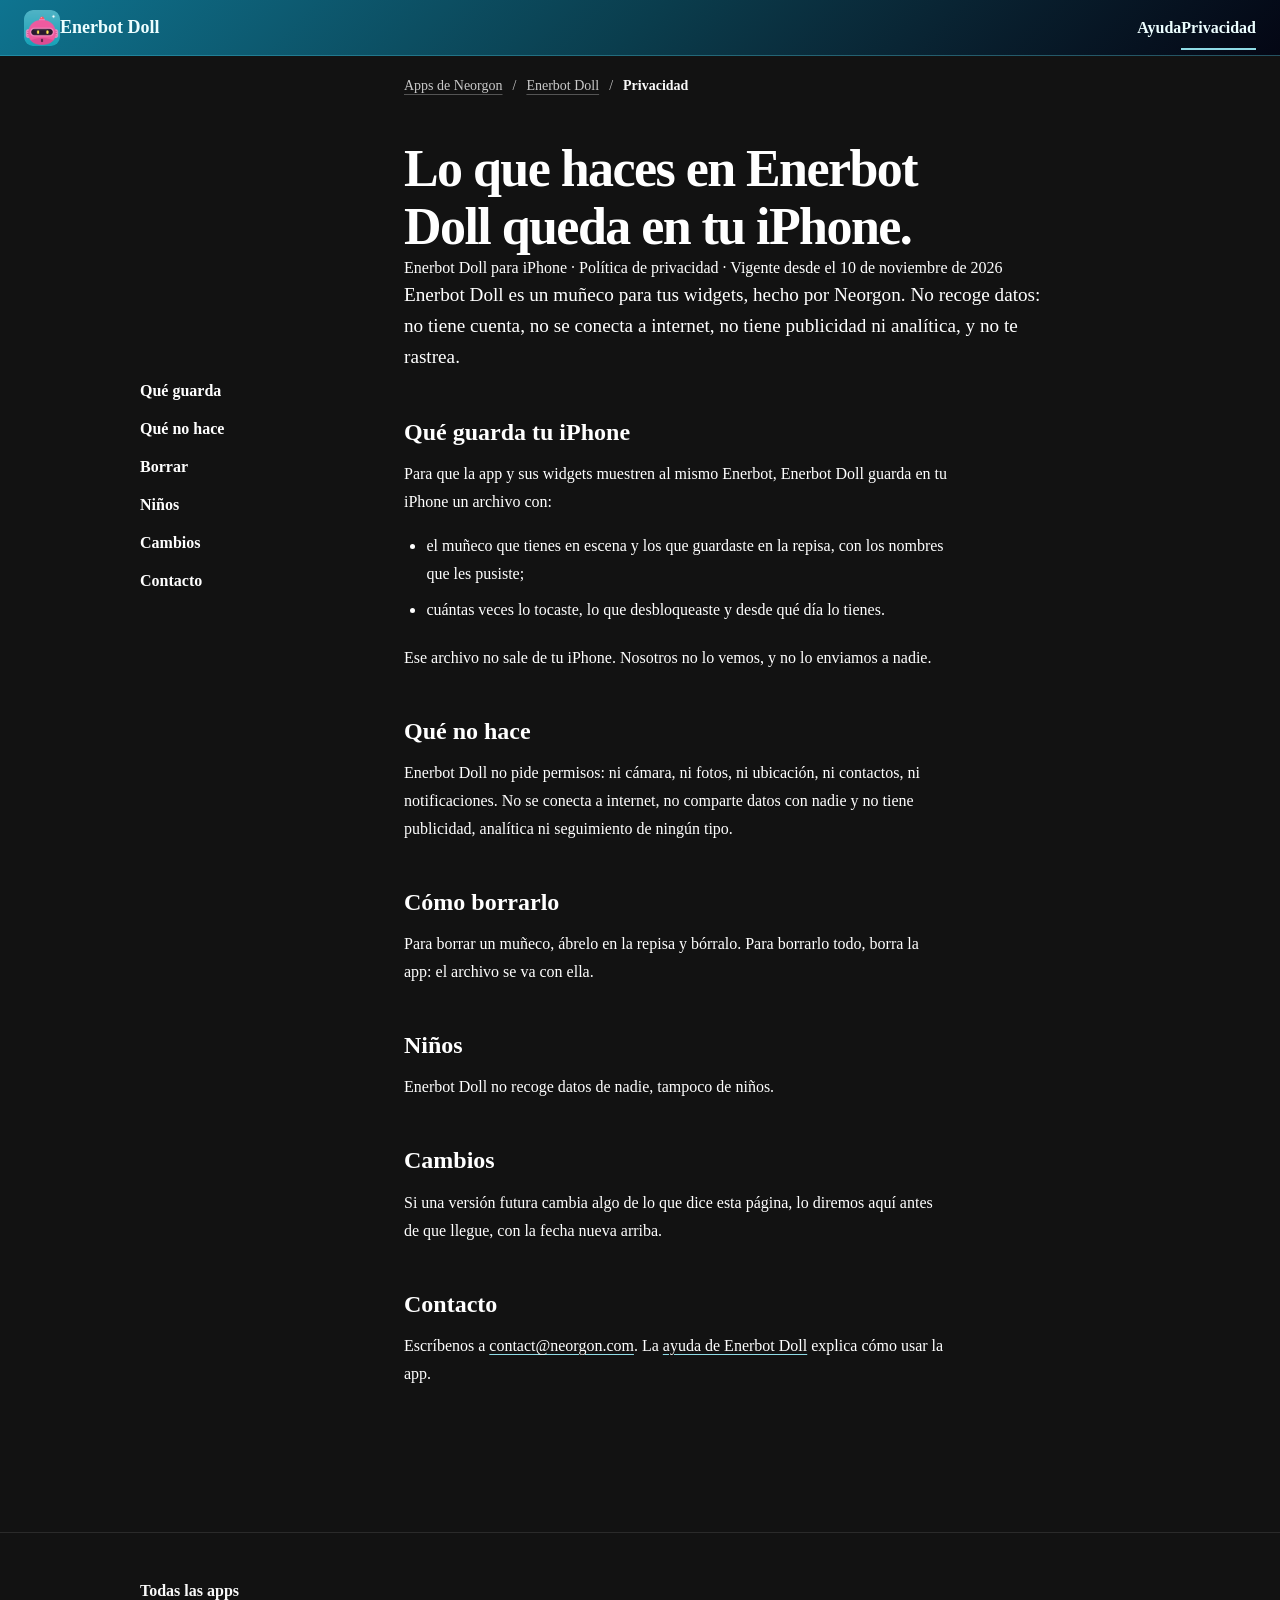
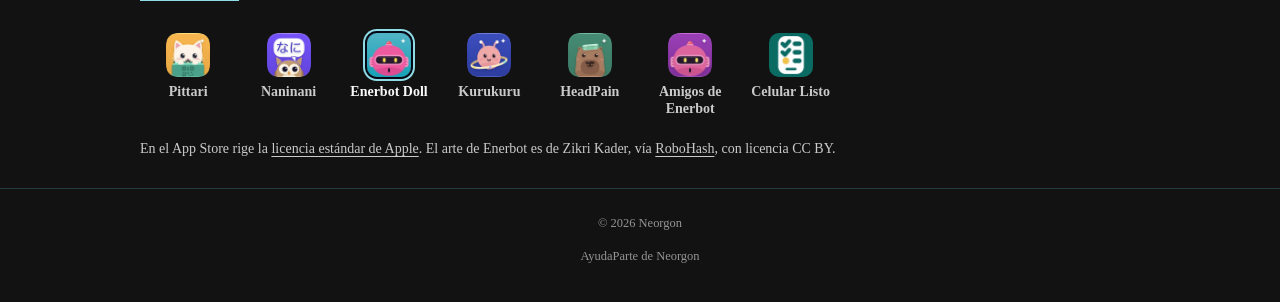
<file: enerbot-doll/privacy/index.html>
<!doctype html>
<html lang="es">
<head>
  <meta charset="utf-8">
  <meta name="viewport" content="width=device-width, initial-scale=1">
  <!-- Generated by tools/import-pages.py from the app's draft; edit the draft and run it again. -->
  <meta http-equiv="Content-Security-Policy" content="default-src 'none'; style-src 'self' https://cdn.neorgon.org/v1.0.0/; img-src 'self'; font-src 'self'; manifest-src 'self'; base-uri 'none'; form-action 'none'">
  <meta name="referrer" content="no-referrer">
  <title>Privacidad de Enerbot Doll | Neorgon</title>
  <meta name="description" content="Enerbot Doll no recoge datos: lo que guarda queda en tu iPhone, sin cuenta, sin internet, sin publicidad y sin rastreo">
  <link rel="canonical" href="https://apps.neorgon.com/enerbot-doll/privacy/">
  <meta name="robots" content="index, follow">
  <meta name="theme-color" content="#040714">
  <meta property="og:type" content="website">
  <meta property="og:site_name" content="Neorgon">
  <meta property="og:title" content="Privacidad de Enerbot Doll | Neorgon">
  <meta property="og:description" content="Enerbot Doll no recoge datos: lo que guarda queda en tu iPhone, sin cuenta, sin internet, sin publicidad y sin rastreo">
  <meta property="og:url" content="https://apps.neorgon.com/enerbot-doll/privacy/">
  <meta property="og:image" content="https://apps.neorgon.com/assets/icons/enerbot-doll.png">
  <meta property="og:image:alt" content="Ícono de Enerbot Doll">
  <meta name="twitter:card" content="summary">
  <meta name="apple-itunes-app" content="app-id=6832789744">
  <link rel="icon" type="image/svg+xml" href="/favicon.svg">
  <link rel="icon" type="image/x-icon" href="/favicon.ico" sizes="16x16 32x32 48x48">
  <link rel="apple-touch-icon" sizes="180x180" href="/apple-touch-icon.png">
  <meta name="apple-mobile-web-app-title" content="Neorgon Apps">
  <link rel="manifest" href="/site.webmanifest">
  <meta name="neo-mark" content="on">
  <link rel="stylesheet" href="https://cdn.neorgon.org/v1.0.0/styles/base.css">
  <link rel="stylesheet" href="../../css/style.css">
  <link rel="stylesheet" href="../../css/neorgon-header.css">
  <link rel="stylesheet" href="../../css/neorgon-footer.css">
  <link rel="stylesheet" href="../../css/doc.css">
  <link rel="stylesheet" href="../../css/family.css">
  <link rel="stylesheet" href="../../css/apps.css">
  <link rel="stylesheet" href="../../css/neorgon-parts.css">
</head>
<body class="doc doc--enerbot-doll" data-app="enerbot-doll">
  <a class="skip-link" href="#main">Ir al contenido</a>
  <header class="header-bar doc-header" data-header-mode="app" data-header-skin="aurora">
    <div class="header-logo"><a class="header-title-link" href="../"><span class="doc-brand"><img src="../../assets/icons/enerbot-doll.png" alt="" width="36" height="36"><span class="doc-brand-name">Enerbot Doll</span></span></a></div>
    <nav class="doc-nav" aria-label="Enerbot Doll"><a href="../">Ayuda</a><a href="./" aria-current="page">Privacidad</a></nav>
  </header>
  <main id="main" class="doc-main doc-main--shell" tabindex="-1">
    <!-- neo-apps:crumb --><nav class="neo-crumb" aria-label="Ruta"><a href="../../#enerbot-doll">Apps de Neorgon</a><span class="neo-crumb__sep" aria-hidden="true">/</span><a href="../">Enerbot Doll</a><span class="neo-crumb__sep" aria-hidden="true">/</span><span aria-current="page">Privacidad</span></nav><!-- /neo-apps:crumb -->
    <div class="doc-head">
<!-- draft:head -->
    <h1>Lo que haces en Enerbot Doll queda en tu iPhone.</h1>
    <p class="kicker">Enerbot Doll para iPhone · Política de privacidad · Vigente desde el 10 de noviembre de 2026</p>
    <p class="lead">Enerbot Doll es un muñeco para tus widgets, hecho por Neorgon. No recoge datos: no tiene cuenta, no se conecta a internet, no tiene publicidad ni analítica, y no te rastrea.</p>
<!-- /draft:head -->
    </div>
    <div class="doc-shell">
<!-- draft:toc -->
    <nav class="contents" aria-label="En esta página"><a href="#guarda">Qué guarda</a><a href="#no">Qué no hace</a><a href="#borrar">Borrar</a><a href="#ninos">Niños</a><a href="#cambios">Cambios</a><a href="#contacto">Contacto</a></nav>
<!-- /draft:toc -->
      <div class="doc-body">
<!-- draft:body -->
    <section id="guarda" aria-labelledby="guarda-titulo">
      <h2 id="guarda-titulo">Qué guarda tu iPhone</h2>
      <p>Para que la app y sus widgets muestren al mismo Enerbot, Enerbot Doll guarda en tu iPhone un archivo con:</p>
      <ul>
        <li>el muñeco que tienes en escena y los que guardaste en la repisa, con los nombres que les pusiste;</li>
        <li>cuántas veces lo tocaste, lo que desbloqueaste y desde qué día lo tienes.</li>
      </ul>
      <p>Ese archivo no sale de tu iPhone. Nosotros no lo vemos, y no lo enviamos a nadie.</p>
    </section>

    <section id="no" aria-labelledby="no-titulo">
      <h2 id="no-titulo">Qué no hace</h2>
      <p>Enerbot Doll no pide permisos: ni cámara, ni fotos, ni ubicación, ni contactos, ni notificaciones. No se conecta a internet, no comparte datos con nadie y no tiene publicidad, analítica ni seguimiento de ningún tipo.</p>
    </section>

    <section id="borrar" aria-labelledby="borrar-titulo">
      <h2 id="borrar-titulo">Cómo borrarlo</h2>
      <p>Para borrar un muñeco, ábrelo en la repisa y bórralo. Para borrarlo todo, borra la app: el archivo se va con ella.</p>
    </section>

    <section id="ninos" aria-labelledby="ninos-titulo">
      <h2 id="ninos-titulo">Niños</h2>
      <p>Enerbot Doll no recoge datos de nadie, tampoco de niños.</p>
    </section>

    <section id="cambios" aria-labelledby="cambios-titulo">
      <h2 id="cambios-titulo">Cambios</h2>
      <p>Si una versión futura cambia algo de lo que dice esta página, lo diremos aquí antes de que llegue, con la fecha nueva arriba.</p>
    </section>

    <section id="contacto" aria-labelledby="contacto-titulo">
      <h2 id="contacto-titulo">Contacto</h2>
      <p>Escríbenos a <a href="mailto:contact@neorgon.com">contact@neorgon.com</a>. La <a href="../">ayuda de Enerbot Doll</a> explica cómo usar la app.</p>
    </section>
<!-- /draft:body -->
      </div>
    </div>
  </main>
  <!-- neo-apps:family --><nav class="neo-family" aria-label="Apps de Neorgon"><div class="neo-family__inner"><p class="neo-family__all"><a href="../../">Todas las apps</a></p><ul class="neo-family__shelf"><li><a class="neo-family__app" href="../../#pittari"><img src="../../assets/icons/pittari.webp" alt="" width="44" height="44" loading="lazy" decoding="async"><span>Pittari</span></a></li><li><a class="neo-family__app" href="../../#naninani"><img src="../../assets/icons/naninani.webp" alt="" width="44" height="44" loading="lazy" decoding="async"><span>Naninani</span></a></li><li><a class="neo-family__app" href="../../#enerbot-doll" aria-current="true"><img src="../../assets/icons/enerbot-doll.webp" alt="" width="44" height="44" loading="lazy" decoding="async"><span>Enerbot Doll</span></a></li><li><a class="neo-family__app" href="../../#kurukuru"><img src="../../assets/icons/kurukuru.webp" alt="" width="44" height="44" loading="lazy" decoding="async"><span>Kurukuru</span></a></li><li><a class="neo-family__app" href="../../#headpain"><img src="../../assets/icons/headpain.webp" alt="" width="44" height="44" loading="lazy" decoding="async"><span>HeadPain</span></a></li><li><a class="neo-family__app" href="../../#amigos"><img src="../../assets/icons/amigos.webp" alt="" width="44" height="44" loading="lazy" decoding="async"><span>Amigos de Enerbot</span></a></li><li><a class="neo-family__app" href="../../#celular-listo"><img src="../../assets/icons/celular-listo.webp" alt="" width="44" height="44" loading="lazy" decoding="async"><span>Celular Listo</span></a></li></ul><p class="neo-family__legal">En el App Store rige la <a href="https://www.apple.com/legal/internet-services/itunes/dev/stdeula/" rel="noreferrer">licencia estándar de Apple</a>. El arte de Enerbot es de Zikri Kader, vía <a href="https://robohash.org/" rel="noreferrer">RoboHash</a>, con licencia CC BY.</p></div></nav><!-- /neo-apps:family -->
  <footer class="neo-footer doc-footer" data-footer-mode="minimal"><div class="neo-footer-inner"><span>&copy; 2026 Neorgon</span><nav class="doc-related" aria-label="Páginas relacionadas"><a href="../">Ayuda</a><a href="https://neorgon.com/" rel="noreferrer">Parte de Neorgon</a></nav></div></footer>
</body>
</html>
</file>
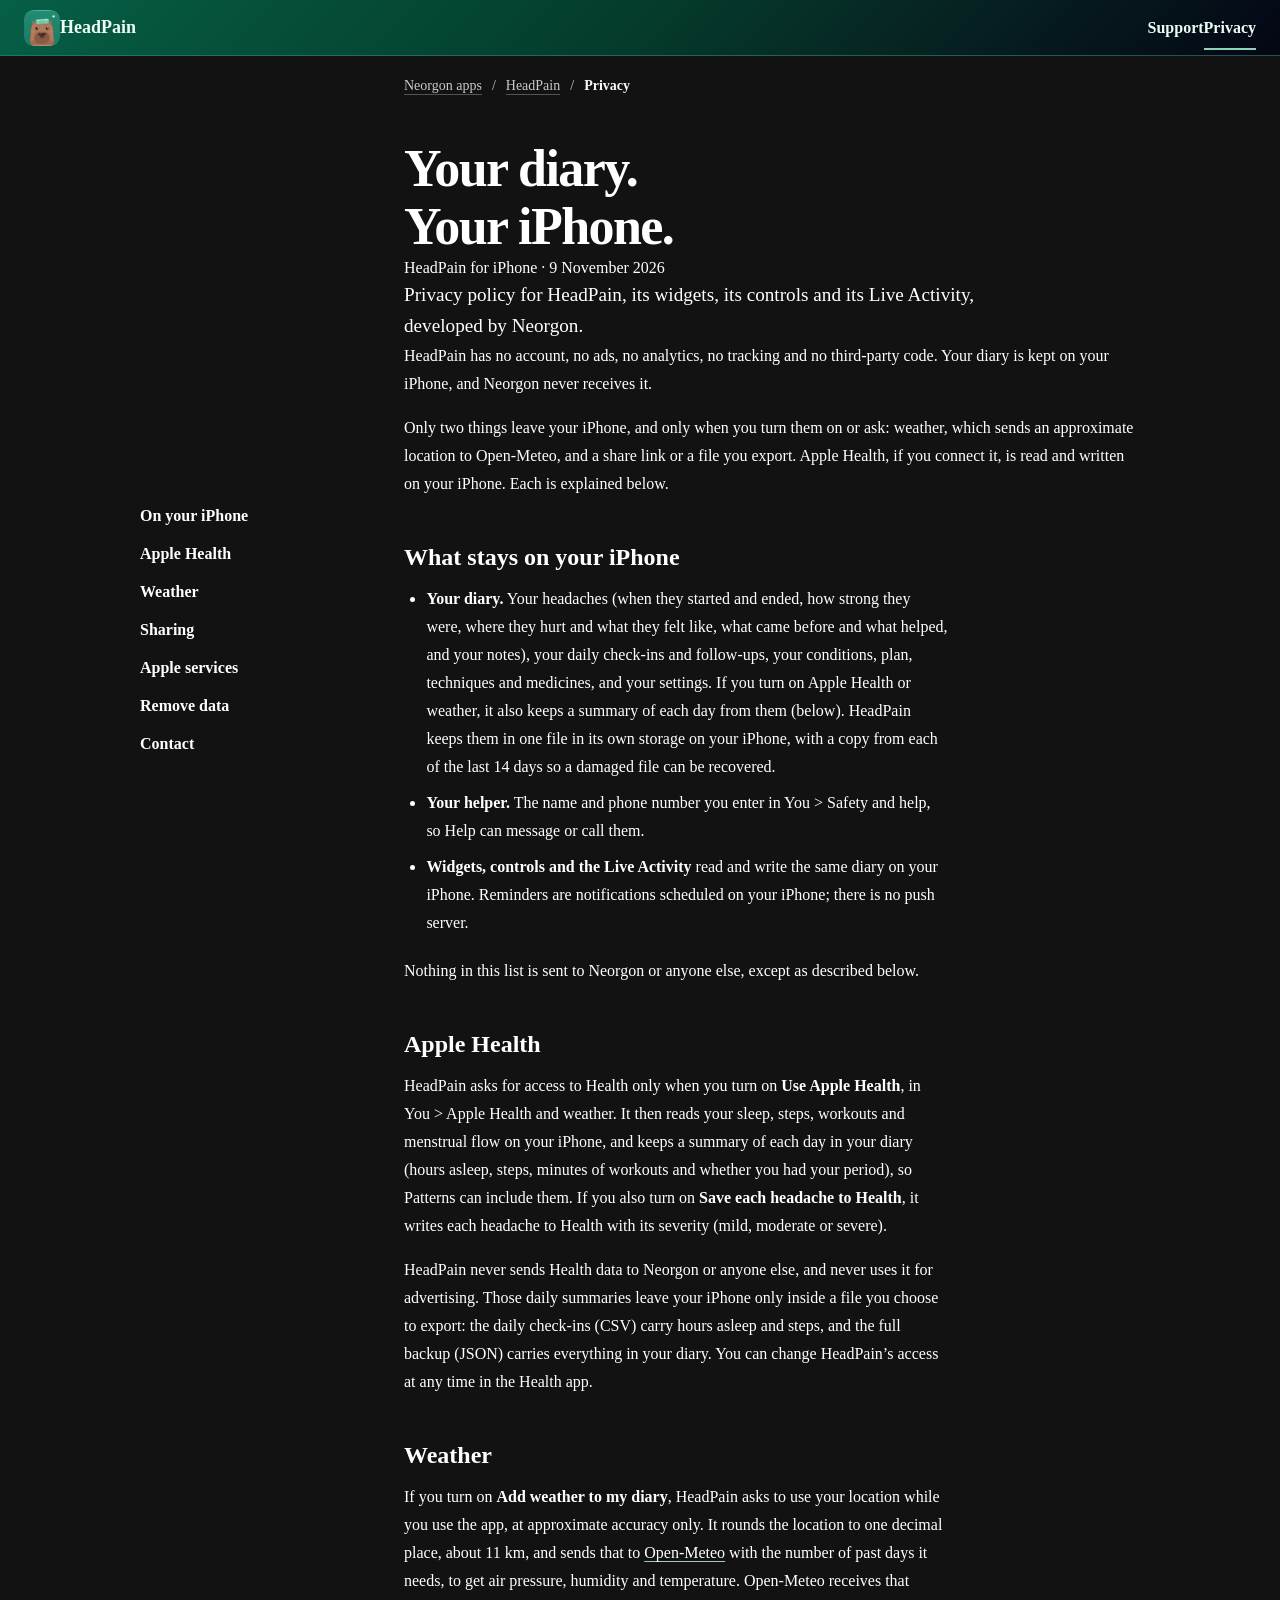
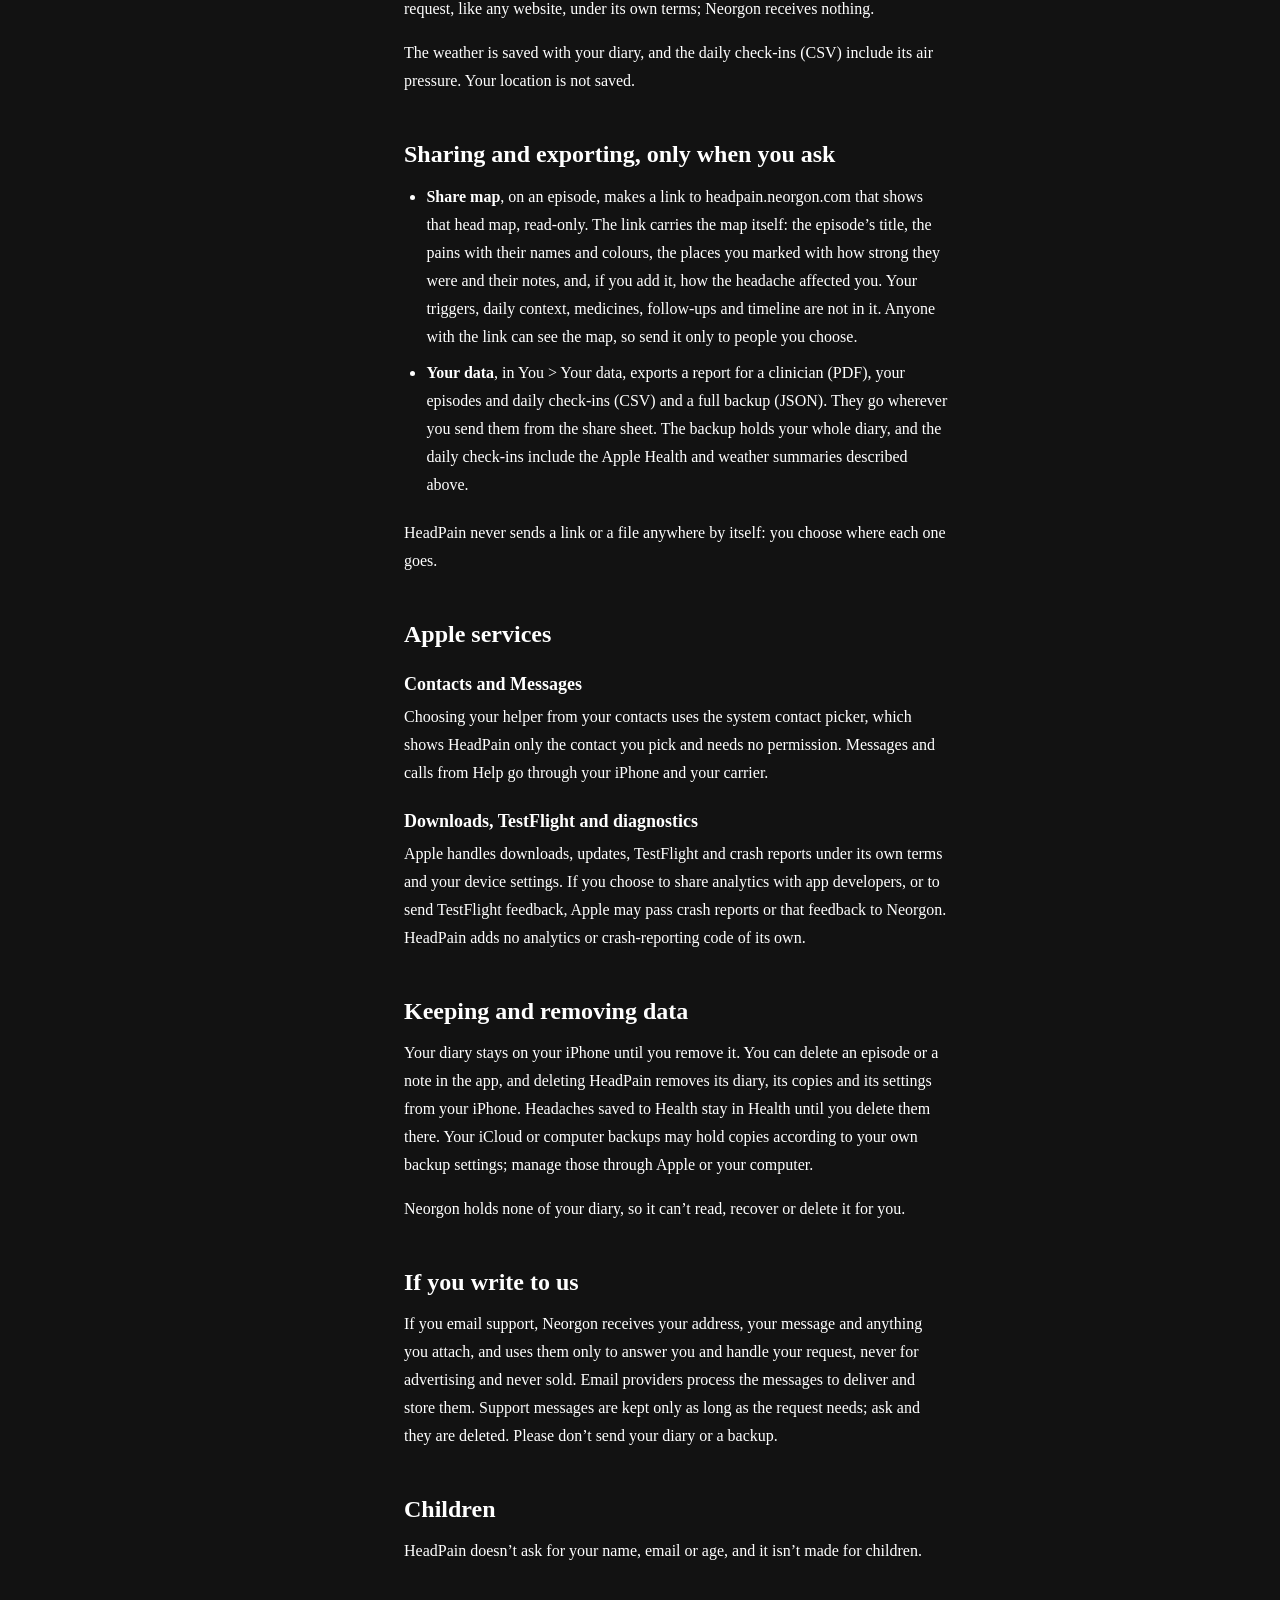
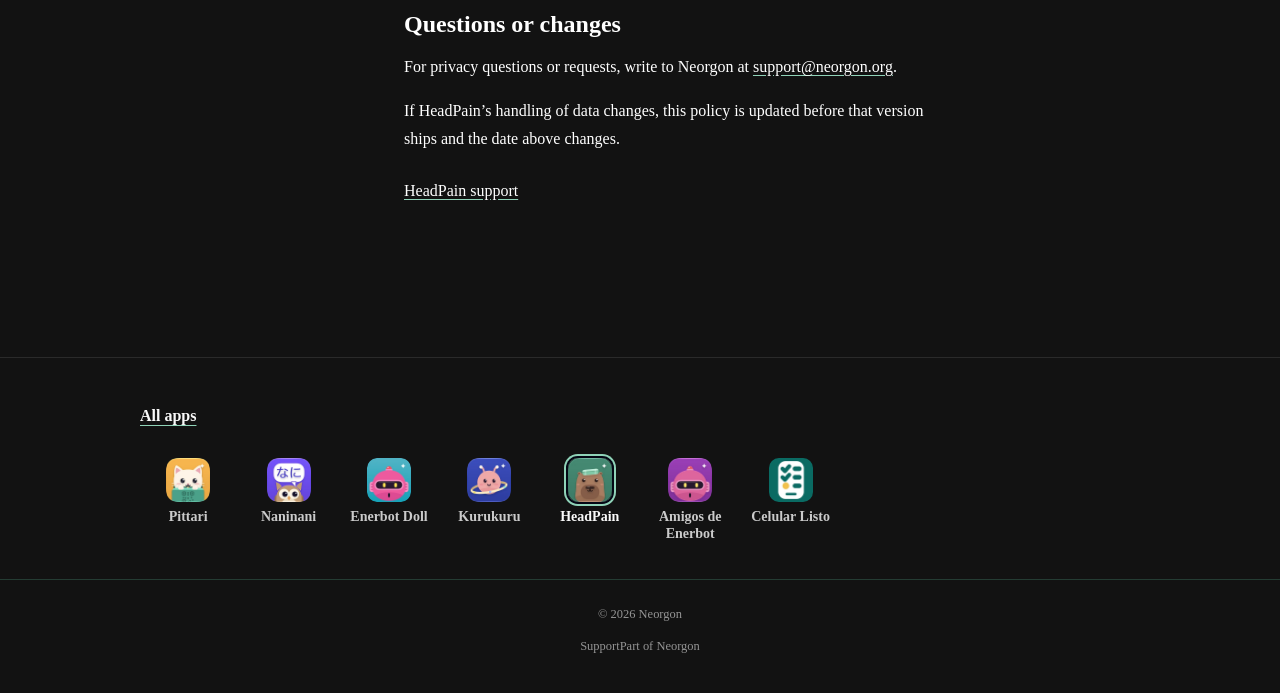
<file: headpain/privacy/index.html>
<!doctype html>
<html lang="en" data-season="off">
<head>
  <meta charset="utf-8">
  <meta name="viewport" content="width=device-width, initial-scale=1">
  <!-- Written for this site from projects/headpain-ios (main, build 5); the shell matches tools/import-pages.py.
       Update it before a build that changes what HeadPain reads or sends ships (the face scan on the face-scan branch does). -->
  <meta http-equiv="Content-Security-Policy" content="default-src 'none'; style-src 'self' https://cdn.neorgon.org/v1.0.0/; img-src 'self'; font-src 'self'; manifest-src 'self'; base-uri 'none'; form-action 'none'">
  <meta name="referrer" content="no-referrer">
  <title>HeadPain privacy policy | Neorgon</title>
  <meta name="description" content="How HeadPain for iPhone keeps your headache diary on your iPhone, and what Apple Health, weather, share links and exports send, only when you ask">
  <link rel="canonical" href="https://apps.neorgon.com/headpain/privacy/">
  <meta name="robots" content="index, follow">
  <meta name="theme-color" content="#040714">
  <link rel="icon" type="image/svg+xml" href="/favicon.svg">
  <link rel="icon" type="image/x-icon" href="/favicon.ico" sizes="16x16 32x32 48x48">
  <link rel="apple-touch-icon" sizes="180x180" href="/apple-touch-icon.png">
  <meta name="apple-mobile-web-app-title" content="Neorgon Apps">
  <link rel="manifest" href="/site.webmanifest">
  <meta name="neo-mark" content="on">
  <link rel="stylesheet" href="https://cdn.neorgon.org/v1.0.0/styles/base.css">
  <link rel="stylesheet" href="../../css/style.css">
  <link rel="stylesheet" href="../../css/neorgon-header.css">
  <link rel="stylesheet" href="../../css/neorgon-footer.css">
  <link rel="stylesheet" href="../../css/doc.css">
  <link rel="stylesheet" href="../../css/family.css">
  <link rel="stylesheet" href="../../css/apps.css">
  <link rel="stylesheet" href="../../css/neorgon-parts.css">
</head>
<body class="doc doc--headpain" data-app="headpain">
  <a class="skip-link" href="#main">Skip to content</a>
  <header class="header-bar doc-header" data-header-mode="app" data-header-skin="jade">
    <div class="header-logo"><a class="header-title-link" href="../"><span class="doc-brand"><img src="../../assets/icons/headpain.png" alt="" width="36" height="36"><span class="doc-brand-name">HeadPain</span></span></a></div>
    <nav class="doc-nav" aria-label="HeadPain"><a href="../">Support</a><a href="./" aria-current="page">Privacy</a></nav>
  </header>
  <main id="main" class="doc-main doc-main--shell" tabindex="-1">
    <!-- neo-apps:crumb --><nav class="neo-crumb" aria-label="Breadcrumb"><a href="../../#headpain" hreflang="es">Neorgon apps</a><span class="neo-crumb__sep" aria-hidden="true">/</span><a href="../">HeadPain</a><span class="neo-crumb__sep" aria-hidden="true">/</span><span aria-current="page">Privacy</span></nav><!-- /neo-apps:crumb -->
    <div class="doc-head">
<!-- draft:head -->
    <h1>Your diary.<br>Your iPhone.</h1>
    <p class="kicker">HeadPain for iPhone · 9 November 2026</p>
    <p class="lead">Privacy policy for HeadPain, its widgets, its controls and its Live Activity, developed by Neorgon.</p>
    <div class="card">
      <p>HeadPain has no account, no ads, no analytics, no tracking and no third-party code. Your diary is kept on your iPhone, and Neorgon never receives it.</p>
      <p>Only two things leave your iPhone, and only when you turn them on or ask: weather, which sends an approximate location to Open-Meteo, and a share link or a file you export. Apple Health, if you connect it, is read and written on your iPhone. Each is explained below.</p>
    </div>
<!-- /draft:head -->
    </div>
    <div class="doc-shell">
<!-- draft:toc -->
    <nav class="contents" aria-label="On this page"><a href="#device">On your iPhone</a><a href="#health">Apple Health</a><a href="#weather">Weather</a><a href="#sharing">Sharing</a><a href="#apple">Apple services</a><a href="#remove">Remove data</a><a href="#contact">Contact</a></nav>
<!-- /draft:toc -->
      <div class="doc-body">
<!-- draft:body -->
    <section id="device" aria-labelledby="device-title">
      <h2 id="device-title">What stays on your iPhone</h2>
      <ul>
        <li><strong>Your diary.</strong> Your headaches (when they started and ended, how strong they were, where they hurt and what they felt like, what came before and what helped, and your notes), your daily check-ins and follow-ups, your conditions, plan, techniques and medicines, and your settings. If you turn on Apple Health or weather, it also keeps a summary of each day from them (below). HeadPain keeps them in one file in its own storage on your iPhone, with a copy from each of the last 14 days so a damaged file can be recovered.</li>
        <li><strong>Your helper.</strong> The name and phone number you enter in You &gt; Safety and help, so Help can message or call them.</li>
        <li><strong>Widgets, controls and the Live Activity</strong> read and write the same diary on your iPhone. Reminders are notifications scheduled on your iPhone; there is no push server.</li>
      </ul>
      <p>Nothing in this list is sent to Neorgon or anyone else, except as described below.</p>
    </section>

    <section id="health" aria-labelledby="health-title">
      <h2 id="health-title">Apple Health</h2>
      <p>HeadPain asks for access to Health only when you turn on <strong>Use Apple Health</strong>, in You &gt; Apple Health and weather. It then reads your sleep, steps, workouts and menstrual flow on your iPhone, and keeps a summary of each day in your diary (hours asleep, steps, minutes of workouts and whether you had your period), so Patterns can include them. If you also turn on <strong>Save each headache to Health</strong>, it writes each headache to Health with its severity (mild, moderate or severe).</p>
      <p>HeadPain never sends Health data to Neorgon or anyone else, and never uses it for advertising. Those daily summaries leave your iPhone only inside a file you choose to export: the daily check-ins (CSV) carry hours asleep and steps, and the full backup (JSON) carries everything in your diary. You can change HeadPain’s access at any time in the Health app.</p>
    </section>

    <section id="weather" aria-labelledby="weather-title">
      <h2 id="weather-title">Weather</h2>
      <p>If you turn on <strong>Add weather to my diary</strong>, HeadPain asks to use your location while you use the app, at approximate accuracy only. It rounds the location to one decimal place, about 11 km, and sends that to <a href="https://open-meteo.com/" rel="noreferrer">Open-Meteo</a> with the number of past days it needs, to get air pressure, humidity and temperature. Open-Meteo receives that request, like any website, under its own terms; Neorgon receives nothing.</p>
      <p>The weather is saved with your diary, and the daily check-ins (CSV) include its air pressure. Your location is not saved.</p>
    </section>

    <section id="sharing" aria-labelledby="sharing-title">
      <h2 id="sharing-title">Sharing and exporting, only when you ask</h2>
      <ul>
        <li><strong>Share map</strong>, on an episode, makes a link to headpain.neorgon.com that shows that head map, read-only. The link carries the map itself: the episode’s title, the pains with their names and colours, the places you marked with how strong they were and their notes, and, if you add it, how the headache affected you. Your triggers, daily context, medicines, follow-ups and timeline are not in it. Anyone with the link can see the map, so send it only to people you choose.</li>
        <li><strong>Your data</strong>, in You &gt; Your data, exports a report for a clinician (PDF), your episodes and daily check-ins (CSV) and a full backup (JSON). They go wherever you send them from the share sheet. The backup holds your whole diary, and the daily check-ins include the Apple Health and weather summaries described above.</li>
      </ul>
      <p>HeadPain never sends a link or a file anywhere by itself: you choose where each one goes.</p>
    </section>

    <section id="apple" aria-labelledby="apple-title">
      <h2 id="apple-title">Apple services</h2>
      <h3>Contacts and Messages</h3>
      <p>Choosing your helper from your contacts uses the system contact picker, which shows HeadPain only the contact you pick and needs no permission. Messages and calls from Help go through your iPhone and your carrier.</p>
      <h3>Downloads, TestFlight and diagnostics</h3>
      <p>Apple handles downloads, updates, TestFlight and crash reports under its own terms and your device settings. If you choose to share analytics with app developers, or to send TestFlight feedback, Apple may pass crash reports or that feedback to Neorgon. HeadPain adds no analytics or crash-reporting code of its own.</p>
    </section>

    <section id="remove" aria-labelledby="remove-title">
      <h2 id="remove-title">Keeping and removing data</h2>
      <p>Your diary stays on your iPhone until you remove it. You can delete an episode or a note in the app, and deleting HeadPain removes its diary, its copies and its settings from your iPhone. Headaches saved to Health stay in Health until you delete them there. Your iCloud or computer backups may hold copies according to your own backup settings; manage those through Apple or your computer.</p>
      <p>Neorgon holds none of your diary, so it can’t read, recover or delete it for you.</p>
    </section>

    <section aria-labelledby="support-title">
      <h2 id="support-title">If you write to us</h2>
      <p>If you email support, Neorgon receives your address, your message and anything you attach, and uses them only to answer you and handle your request, never for advertising and never sold. Email providers process the messages to deliver and store them. Support messages are kept only as long as the request needs; ask and they are deleted. Please don’t send your diary or a backup.</p>
    </section>

    <section aria-labelledby="children-title">
      <h2 id="children-title">Children</h2>
      <p>HeadPain doesn’t ask for your name, email or age, and it isn’t made for children.</p>
    </section>

    <section id="contact" aria-labelledby="contact-title">
      <h2 id="contact-title">Questions or changes</h2>
      <p>For privacy questions or requests, write to Neorgon at <a href="mailto:support@neorgon.org?subject=HeadPain%20privacy">support@neorgon.org</a>.</p>
      <p>If HeadPain’s handling of data changes, this policy is updated before that version ships and the date above changes.</p>
      <p><a class="back" href="../">HeadPain support</a></p>
    </section>
<!-- /draft:body -->
      </div>
    </div>
  </main>
  <!-- neo-apps:family --><nav class="neo-family" aria-label="Neorgon apps"><div class="neo-family__inner"><p class="neo-family__all"><a href="../../" hreflang="es">All apps</a></p><ul class="neo-family__shelf"><li><a class="neo-family__app" href="../../#pittari" hreflang="es"><img src="../../assets/icons/pittari.webp" alt="" width="44" height="44" loading="lazy" decoding="async"><span>Pittari</span></a></li><li><a class="neo-family__app" href="../../#naninani" hreflang="es"><img src="../../assets/icons/naninani.webp" alt="" width="44" height="44" loading="lazy" decoding="async"><span>Naninani</span></a></li><li><a class="neo-family__app" href="../../#enerbot-doll" hreflang="es"><img src="../../assets/icons/enerbot-doll.webp" alt="" width="44" height="44" loading="lazy" decoding="async"><span>Enerbot Doll</span></a></li><li><a class="neo-family__app" href="../../#kurukuru" hreflang="es"><img src="../../assets/icons/kurukuru.webp" alt="" width="44" height="44" loading="lazy" decoding="async"><span>Kurukuru</span></a></li><li><a class="neo-family__app" href="../../#headpain" hreflang="es" aria-current="true"><img src="../../assets/icons/headpain.webp" alt="" width="44" height="44" loading="lazy" decoding="async"><span>HeadPain</span></a></li><li><a class="neo-family__app" href="../../#amigos" hreflang="es"><img src="../../assets/icons/amigos.webp" alt="" width="44" height="44" loading="lazy" decoding="async"><span>Amigos de Enerbot</span></a></li><li><a class="neo-family__app" href="../../#celular-listo" hreflang="es"><img src="../../assets/icons/celular-listo.webp" alt="" width="44" height="44" loading="lazy" decoding="async"><span>Celular Listo</span></a></li></ul></div></nav><!-- /neo-apps:family -->
  <footer class="neo-footer doc-footer" data-footer-mode="minimal"><div class="neo-footer-inner"><span>&copy; 2026 Neorgon</span><nav class="doc-related" aria-label="Related pages"><a href="../">Support</a><a href="https://neorgon.com/" rel="noreferrer">Part of Neorgon</a></nav></div></footer>
</body>
</html>
</file>
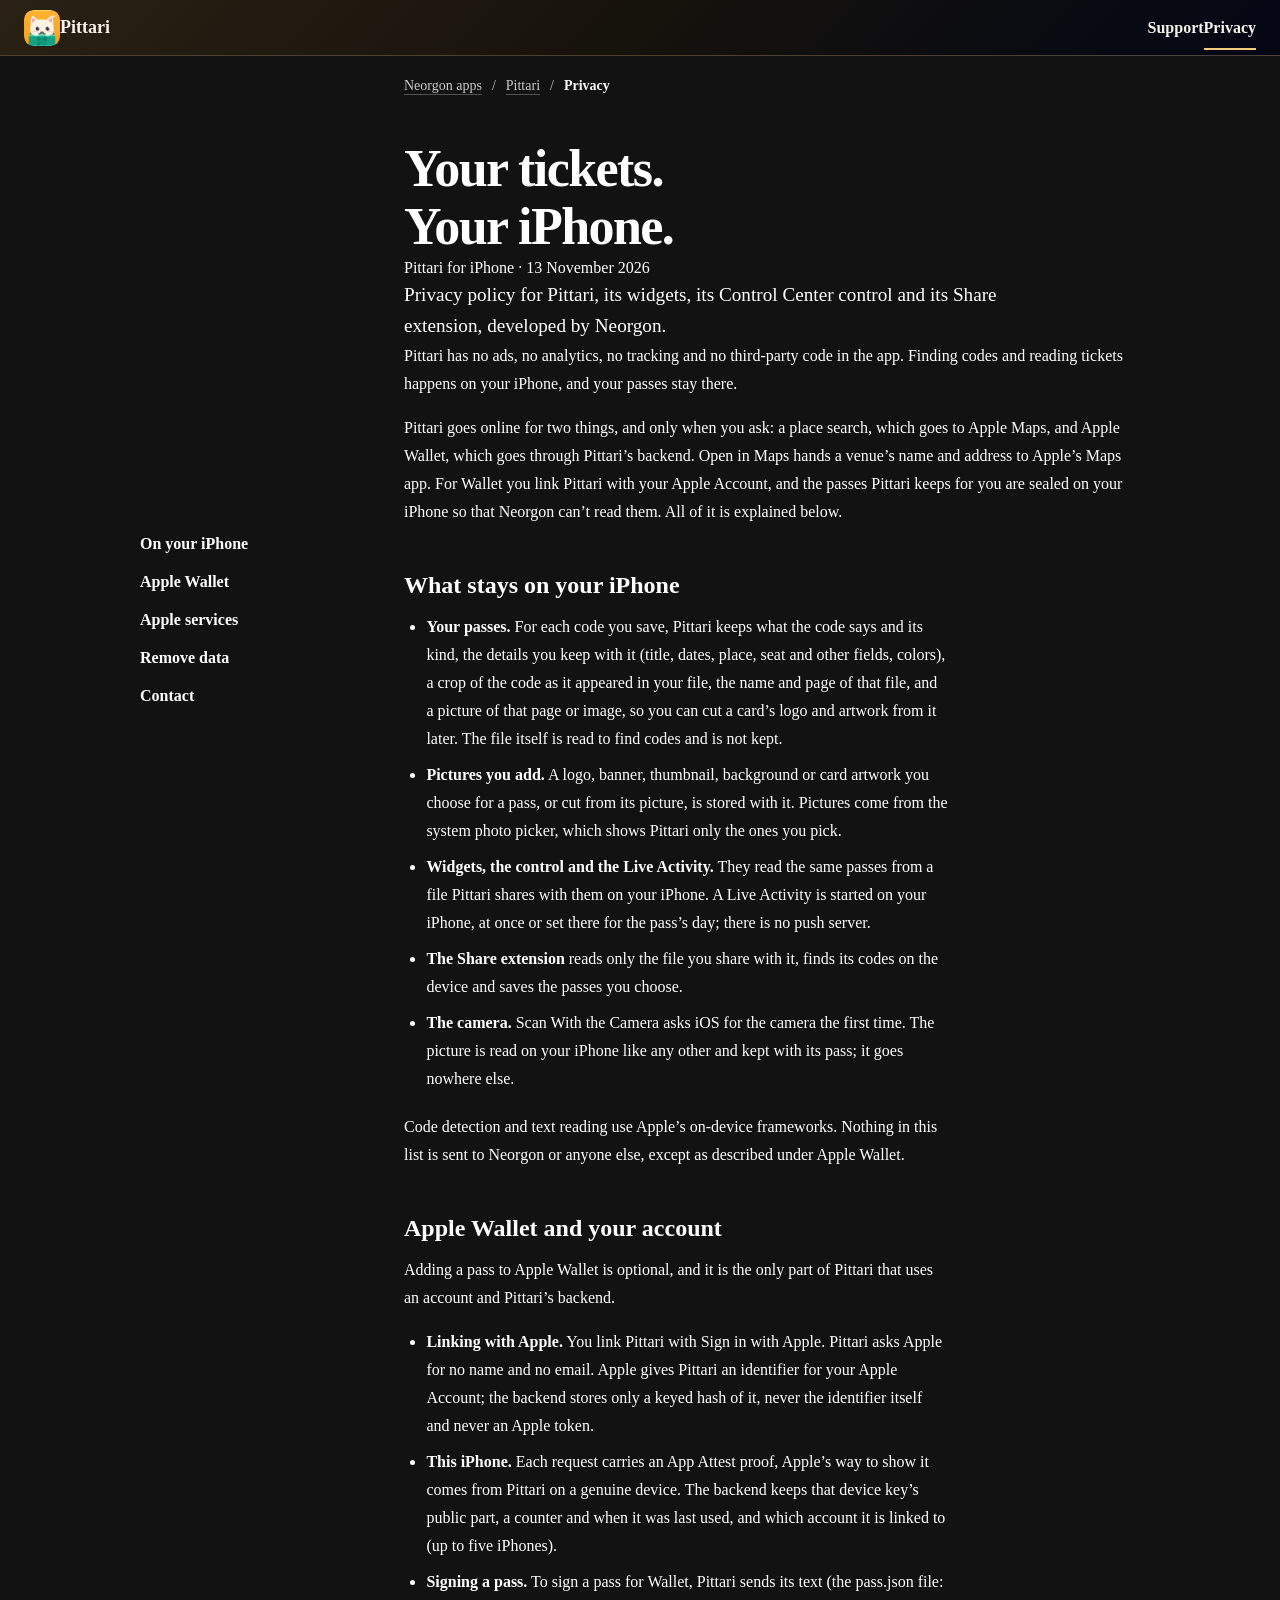
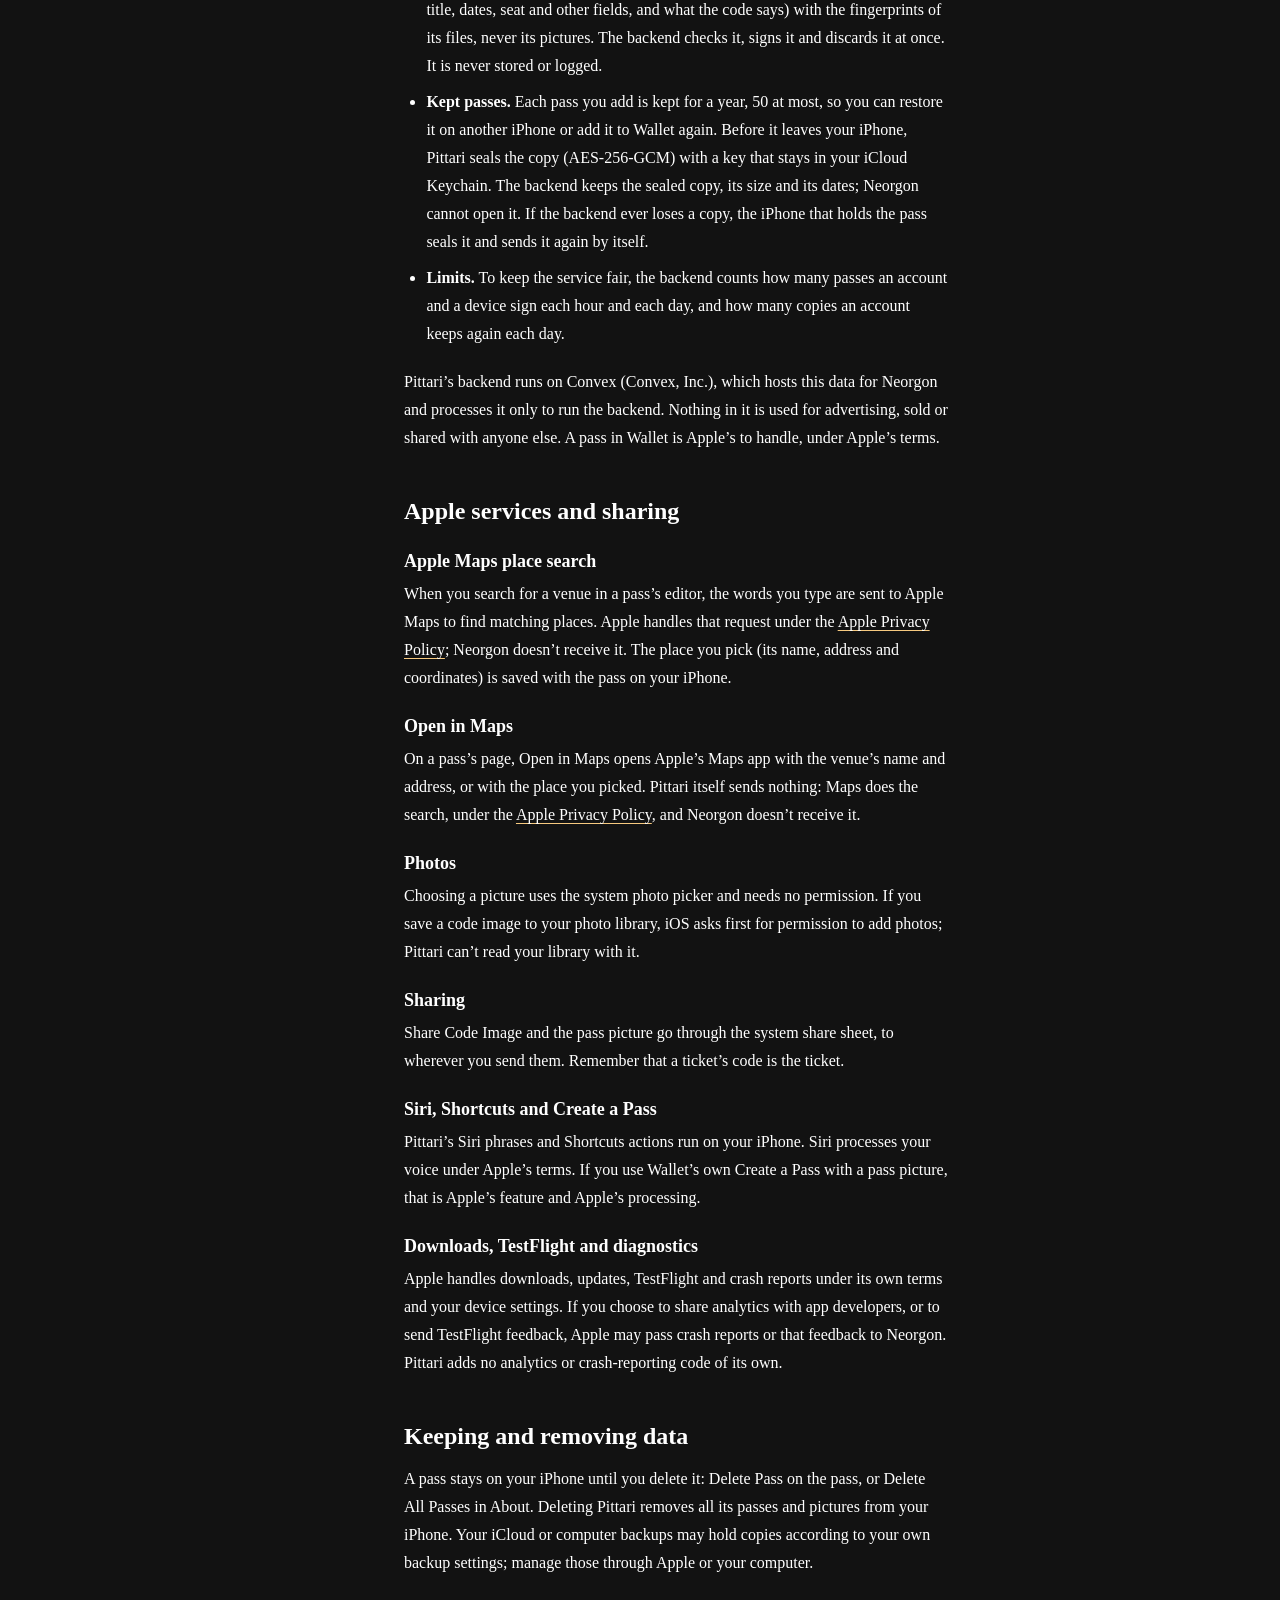
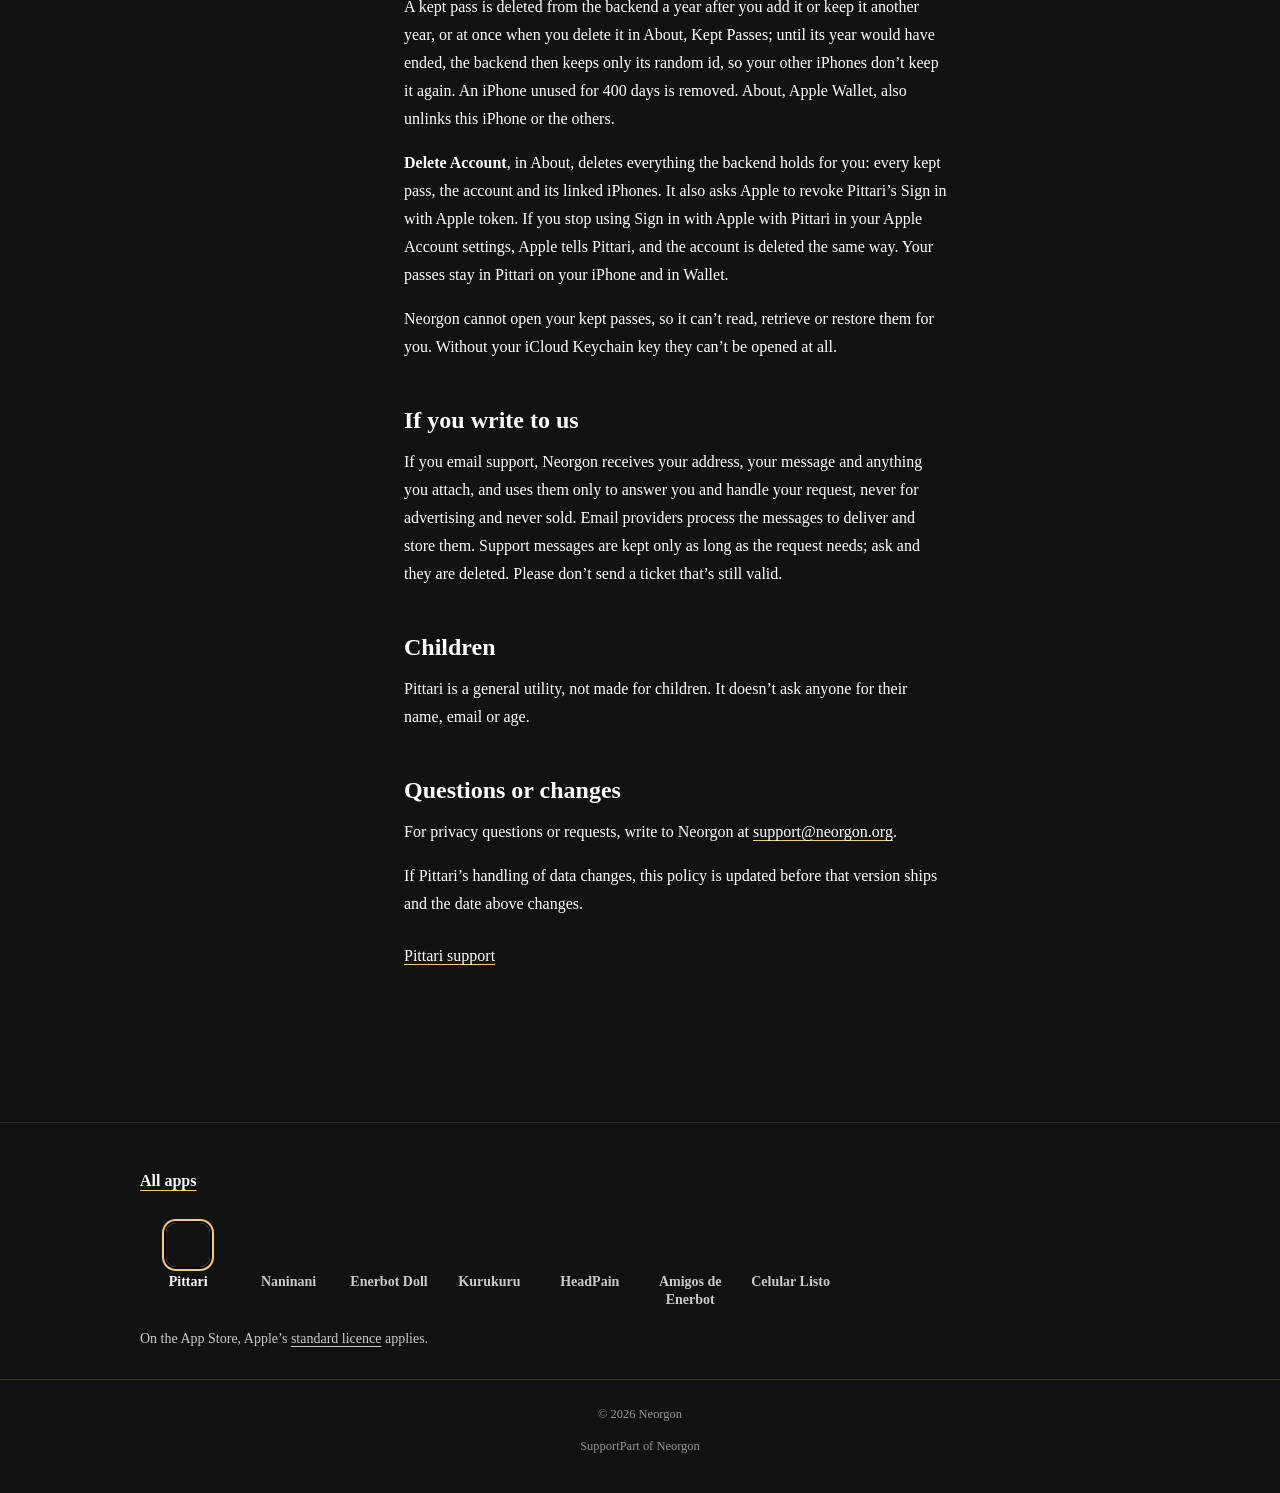
<file: pittari/privacy/index.html>
<!doctype html>
<html lang="en">
<head>
  <meta charset="utf-8">
  <meta name="viewport" content="width=device-width, initial-scale=1">
  <!-- Generated by tools/import-pages.py from the app's draft; edit the draft and run it again. -->
  <meta http-equiv="Content-Security-Policy" content="default-src 'none'; style-src 'self' https://cdn.neorgon.org/v1.0.0/; img-src 'self'; font-src 'self'; manifest-src 'self'; base-uri 'none'; form-action 'none'">
  <meta name="referrer" content="no-referrer">
  <title>Pittari privacy policy | Neorgon</title>
  <meta name="description" content="How Pittari for iPhone handles your tickets, passes and pictures, Apple Wallet, your linked Apple Account, kept passes, Apple Maps searches and support requests">
  <link rel="canonical" href="https://apps.neorgon.com/pittari/privacy/">
  <meta name="robots" content="index, follow">
  <meta name="theme-color" content="#040714">
  <meta property="og:type" content="website">
  <meta property="og:site_name" content="Neorgon">
  <meta property="og:title" content="Pittari privacy policy | Neorgon">
  <meta property="og:description" content="How Pittari for iPhone handles your tickets, passes and pictures, Apple Wallet, your linked Apple Account, kept passes, Apple Maps searches and support requests">
  <meta property="og:url" content="https://apps.neorgon.com/pittari/privacy/">
  <meta property="og:image" content="https://apps.neorgon.com/assets/icons/pittari.png">
  <meta property="og:image:alt" content="Pittari icon">
  <meta name="twitter:card" content="summary">
  <meta name="apple-itunes-app" content="app-id=6832228316">
  <link rel="icon" type="image/svg+xml" href="/favicon.svg">
  <link rel="icon" type="image/x-icon" href="/favicon.ico" sizes="16x16 32x32 48x48">
  <link rel="apple-touch-icon" sizes="180x180" href="/apple-touch-icon.png">
  <meta name="apple-mobile-web-app-title" content="Neorgon Apps">
  <link rel="manifest" href="/site.webmanifest">
  <meta name="neo-mark" content="on">
  <link rel="stylesheet" href="https://cdn.neorgon.org/v1.0.0/styles/base.css">
  <link rel="stylesheet" href="../../css/style.css">
  <link rel="stylesheet" href="../../css/neorgon-header.css">
  <link rel="stylesheet" href="../../css/neorgon-footer.css">
  <link rel="stylesheet" href="../../css/doc.css">
  <link rel="stylesheet" href="../../css/family.css">
  <link rel="stylesheet" href="../../css/apps.css">
  <link rel="stylesheet" href="../../css/neorgon-parts.css">
</head>
<body class="doc doc--pittari" data-app="pittari">
  <a class="skip-link" href="#main">Skip to content</a>
  <header class="header-bar doc-header" data-header-mode="app" data-header-skin="brass">
    <div class="header-logo"><a class="header-title-link" href="../"><span class="doc-brand"><img src="../../assets/icons/pittari.png" alt="" width="36" height="36"><span class="doc-brand-name">Pittari</span></span></a></div>
    <nav class="doc-nav" aria-label="Pittari"><a href="../">Support</a><a href="./" aria-current="page">Privacy</a></nav>
  </header>
  <main id="main" class="doc-main doc-main--shell" tabindex="-1">
    <!-- neo-apps:crumb --><nav class="neo-crumb" aria-label="Breadcrumb"><a href="../../#pittari" hreflang="es">Neorgon apps</a><span class="neo-crumb__sep" aria-hidden="true">/</span><a href="../">Pittari</a><span class="neo-crumb__sep" aria-hidden="true">/</span><span aria-current="page">Privacy</span></nav><!-- /neo-apps:crumb -->
    <div class="doc-head">
<!-- draft:head -->
    <h1>Your tickets.<br>Your iPhone.</h1>
    <p class="kicker">Pittari for iPhone · 13 November 2026</p>
    <p class="lead">Privacy policy for Pittari, its widgets, its Control Center control and its Share extension, developed by Neorgon.</p>
    <div class="card">
      <p>Pittari has no ads, no analytics, no tracking and no third-party code in the app. Finding codes and reading tickets happens on your iPhone, and your passes stay there.</p>
      <p>Pittari goes online for two things, and only when you ask: a place search, which goes to Apple Maps, and Apple Wallet, which goes through Pittari’s backend. Open in Maps hands a venue’s name and address to Apple’s Maps app. For Wallet you link Pittari with your Apple Account, and the passes Pittari keeps for you are sealed on your iPhone so that Neorgon can’t read them. All of it is explained below.</p>
    </div>
<!-- /draft:head -->
    </div>
    <div class="doc-shell">
<!-- draft:toc -->
    <nav class="contents" aria-label="On this page"><a href="#device">On your iPhone</a><a href="#wallet">Apple Wallet</a><a href="#apple">Apple services</a><a href="#remove">Remove data</a><a href="#contact">Contact</a></nav>
<!-- /draft:toc -->
      <div class="doc-body">
<!-- draft:body -->
    <section id="device" aria-labelledby="device-title">
      <h2 id="device-title">What stays on your iPhone</h2>
      <ul>
        <li><strong>Your passes.</strong> For each code you save, Pittari keeps what the code says and its kind, the details you keep with it (title, dates, place, seat and other fields, colors), a crop of the code as it appeared in your file, the name and page of that file, and a picture of that page or image, so you can cut a card’s logo and artwork from it later. The file itself is read to find codes and is not kept.</li>
        <li><strong>Pictures you add.</strong> A logo, banner, thumbnail, background or card artwork you choose for a pass, or cut from its picture, is stored with it. Pictures come from the system photo picker, which shows Pittari only the ones you pick.</li>
        <li><strong>Widgets, the control and the Live Activity.</strong> They read the same passes from a file Pittari shares with them on your iPhone. A Live Activity is started on your iPhone, at once or set there for the pass’s day; there is no push server.</li>
        <li><strong>The Share extension</strong> reads only the file you share with it, finds its codes on the device and saves the passes you choose.</li>
        <li><strong>The camera.</strong> Scan With the Camera asks iOS for the camera the first time. The picture is read on your iPhone like any other and kept with its pass; it goes nowhere else.</li>
      </ul>
      <p>Code detection and text reading use Apple’s on-device frameworks. Nothing in this list is sent to Neorgon or anyone else, except as described under Apple Wallet.</p>
    </section>

    <section id="wallet" aria-labelledby="wallet-title">
      <h2 id="wallet-title">Apple Wallet and your account</h2>
      <p>Adding a pass to Apple Wallet is optional, and it is the only part of Pittari that uses an account and Pittari’s backend.</p>
      <ul>
        <li><strong>Linking with Apple.</strong> You link Pittari with Sign in with Apple. Pittari asks Apple for no name and no email. Apple gives Pittari an identifier for your Apple Account; the backend stores only a keyed hash of it, never the identifier itself and never an Apple token.</li>
        <li><strong>This iPhone.</strong> Each request carries an App Attest proof, Apple’s way to show it comes from Pittari on a genuine device. The backend keeps that device key’s public part, a counter and when it was last used, and which account it is linked to (up to five iPhones).</li>
        <li><strong>Signing a pass.</strong> To sign a pass for Wallet, Pittari sends its text (the pass.json file: title, dates, seat and other fields, and what the code says) with the fingerprints of its files, never its pictures. The backend checks it, signs it and discards it at once. It is never stored or logged.</li>
        <li><strong>Kept passes.</strong> Each pass you add is kept for a year, 50 at most, so you can restore it on another iPhone or add it to Wallet again. Before it leaves your iPhone, Pittari seals the copy (AES-256-GCM) with a key that stays in your iCloud Keychain. The backend keeps the sealed copy, its size and its dates; Neorgon cannot open it. If the backend ever loses a copy, the iPhone that holds the pass seals it and sends it again by itself.</li>
        <li><strong>Limits.</strong> To keep the service fair, the backend counts how many passes an account and a device sign each hour and each day, and how many copies an account keeps again each day.</li>
      </ul>
      <p>Pittari’s backend runs on Convex (Convex, Inc.), which hosts this data for Neorgon and processes it only to run the backend. Nothing in it is used for advertising, sold or shared with anyone else. A pass in Wallet is Apple’s to handle, under Apple’s terms.</p>
    </section>

    <section id="apple" aria-labelledby="apple-title">
      <h2 id="apple-title">Apple services and sharing</h2>
      <h3>Apple Maps place search</h3>
      <p>When you search for a venue in a pass’s editor, the words you type are sent to Apple Maps to find matching places. Apple handles that request under the <a href="https://www.apple.com/legal/privacy/" rel="noreferrer">Apple Privacy Policy</a>; Neorgon doesn’t receive it. The place you pick (its name, address and coordinates) is saved with the pass on your iPhone.</p>
      <h3>Open in Maps</h3>
      <p>On a pass’s page, Open in Maps opens Apple’s Maps app with the venue’s name and address, or with the place you picked. Pittari itself sends nothing: Maps does the search, under the <a href="https://www.apple.com/legal/privacy/" rel="noreferrer">Apple Privacy Policy</a>, and Neorgon doesn’t receive it.</p>
      <h3>Photos</h3>
      <p>Choosing a picture uses the system photo picker and needs no permission. If you save a code image to your photo library, iOS asks first for permission to add photos; Pittari can’t read your library with it.</p>
      <h3>Sharing</h3>
      <p>Share Code Image and the pass picture go through the system share sheet, to wherever you send them. Remember that a ticket’s code is the ticket.</p>
      <h3>Siri, Shortcuts and Create a Pass</h3>
      <p>Pittari’s Siri phrases and Shortcuts actions run on your iPhone. Siri processes your voice under Apple’s terms. If you use Wallet’s own Create a Pass with a pass picture, that is Apple’s feature and Apple’s processing.</p>
      <h3>Downloads, TestFlight and diagnostics</h3>
      <p>Apple handles downloads, updates, TestFlight and crash reports under its own terms and your device settings. If you choose to share analytics with app developers, or to send TestFlight feedback, Apple may pass crash reports or that feedback to Neorgon. Pittari adds no analytics or crash-reporting code of its own.</p>
    </section>

    <section id="remove" aria-labelledby="remove-title">
      <h2 id="remove-title">Keeping and removing data</h2>
      <p>A pass stays on your iPhone until you delete it: Delete Pass on the pass, or Delete All Passes in About. Deleting Pittari removes all its passes and pictures from your iPhone. Your iCloud or computer backups may hold copies according to your own backup settings; manage those through Apple or your computer.</p>
      <p>A kept pass is deleted from the backend a year after you add it or keep it another year, or at once when you delete it in About, Kept Passes; until its year would have ended, the backend then keeps only its random id, so your other iPhones don’t keep it again. An iPhone unused for 400 days is removed. About, Apple Wallet, also unlinks this iPhone or the others.</p>
      <p><strong>Delete Account</strong>, in About, deletes everything the backend holds for you: every kept pass, the account and its linked iPhones. It also asks Apple to revoke Pittari’s Sign in with Apple token. If you stop using Sign in with Apple with Pittari in your Apple Account settings, Apple tells Pittari, and the account is deleted the same way. Your passes stay in Pittari on your iPhone and in Wallet.</p>
      <p>Neorgon cannot open your kept passes, so it can’t read, retrieve or restore them for you. Without your iCloud Keychain key they can’t be opened at all.</p>
    </section>

    <section aria-labelledby="support-title">
      <h2 id="support-title">If you write to us</h2>
      <p>If you email support, Neorgon receives your address, your message and anything you attach, and uses them only to answer you and handle your request, never for advertising and never sold. Email providers process the messages to deliver and store them. Support messages are kept only as long as the request needs; ask and they are deleted. Please don’t send a ticket that’s still valid.</p>
    </section>

    <section aria-labelledby="children-title">
      <h2 id="children-title">Children</h2>
      <p>Pittari is a general utility, not made for children. It doesn’t ask anyone for their name, email or age.</p>
    </section>

    <section id="contact" aria-labelledby="contact-title">
      <h2 id="contact-title">Questions or changes</h2>
      <p>For privacy questions or requests, write to Neorgon at <a href="mailto:support@neorgon.org?subject=Pittari%20privacy">support@neorgon.org</a>.</p>
      <p>If Pittari’s handling of data changes, this policy is updated before that version ships and the date above changes.</p>
      <p><a class="back" href="../">Pittari support</a></p>
    </section>
<!-- /draft:body -->
      </div>
    </div>
  </main>
  <!-- neo-apps:family --><nav class="neo-family" aria-label="Neorgon apps"><div class="neo-family__inner"><p class="neo-family__all"><a href="../../" hreflang="es">All apps</a></p><ul class="neo-family__shelf"><li><a class="neo-family__app" href="../../#pittari" hreflang="es" aria-current="true"><img src="../../assets/icons/pittari.webp" alt="" width="44" height="44" loading="lazy" decoding="async"><span>Pittari</span></a></li><li><a class="neo-family__app" href="../../#naninani" hreflang="es"><img src="../../assets/icons/naninani.webp" alt="" width="44" height="44" loading="lazy" decoding="async"><span>Naninani</span></a></li><li><a class="neo-family__app" href="../../#enerbot-doll" hreflang="es"><img src="../../assets/icons/enerbot-doll.webp" alt="" width="44" height="44" loading="lazy" decoding="async"><span>Enerbot Doll</span></a></li><li><a class="neo-family__app" href="../../#kurukuru" hreflang="es"><img src="../../assets/icons/kurukuru.webp" alt="" width="44" height="44" loading="lazy" decoding="async"><span>Kurukuru</span></a></li><li><a class="neo-family__app" href="../../#headpain" hreflang="es"><img src="../../assets/icons/headpain.webp" alt="" width="44" height="44" loading="lazy" decoding="async"><span>HeadPain</span></a></li><li><a class="neo-family__app" href="../../#amigos" hreflang="es"><img src="../../assets/icons/amigos.webp" alt="" width="44" height="44" loading="lazy" decoding="async"><span>Amigos de Enerbot</span></a></li><li><a class="neo-family__app" href="../../#celular-listo" hreflang="es"><img src="../../assets/icons/celular-listo.webp" alt="" width="44" height="44" loading="lazy" decoding="async"><span>Celular Listo</span></a></li></ul><p class="neo-family__legal">On the App Store, Apple’s <a href="https://www.apple.com/legal/internet-services/itunes/dev/stdeula/" rel="noreferrer">standard licence</a> applies.</p></div></nav><!-- /neo-apps:family -->
  <footer class="neo-footer doc-footer" data-footer-mode="minimal"><div class="neo-footer-inner"><span>&copy; 2026 Neorgon</span><nav class="doc-related" aria-label="Related pages"><a href="../">Support</a><a href="https://neorgon.com/" rel="noreferrer">Part of Neorgon</a></nav></div></footer>
</body>
</html>
</file>
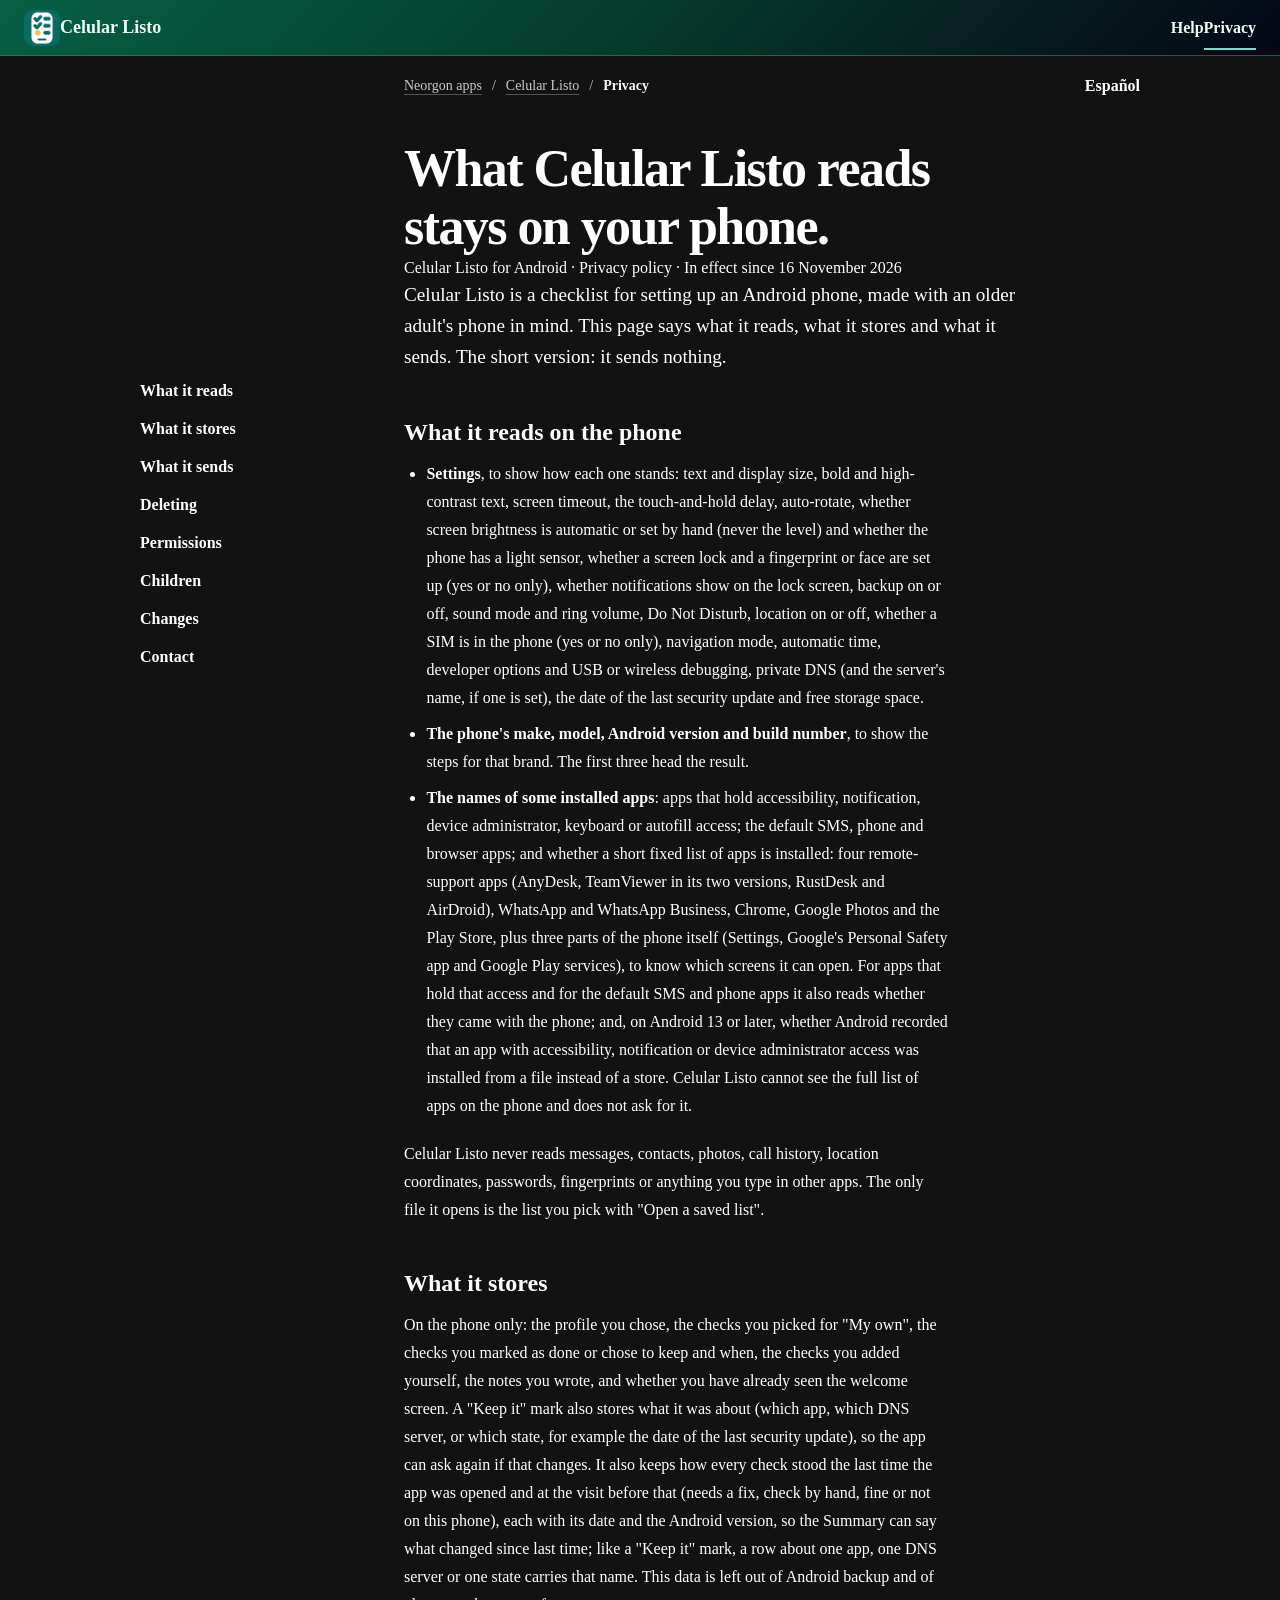
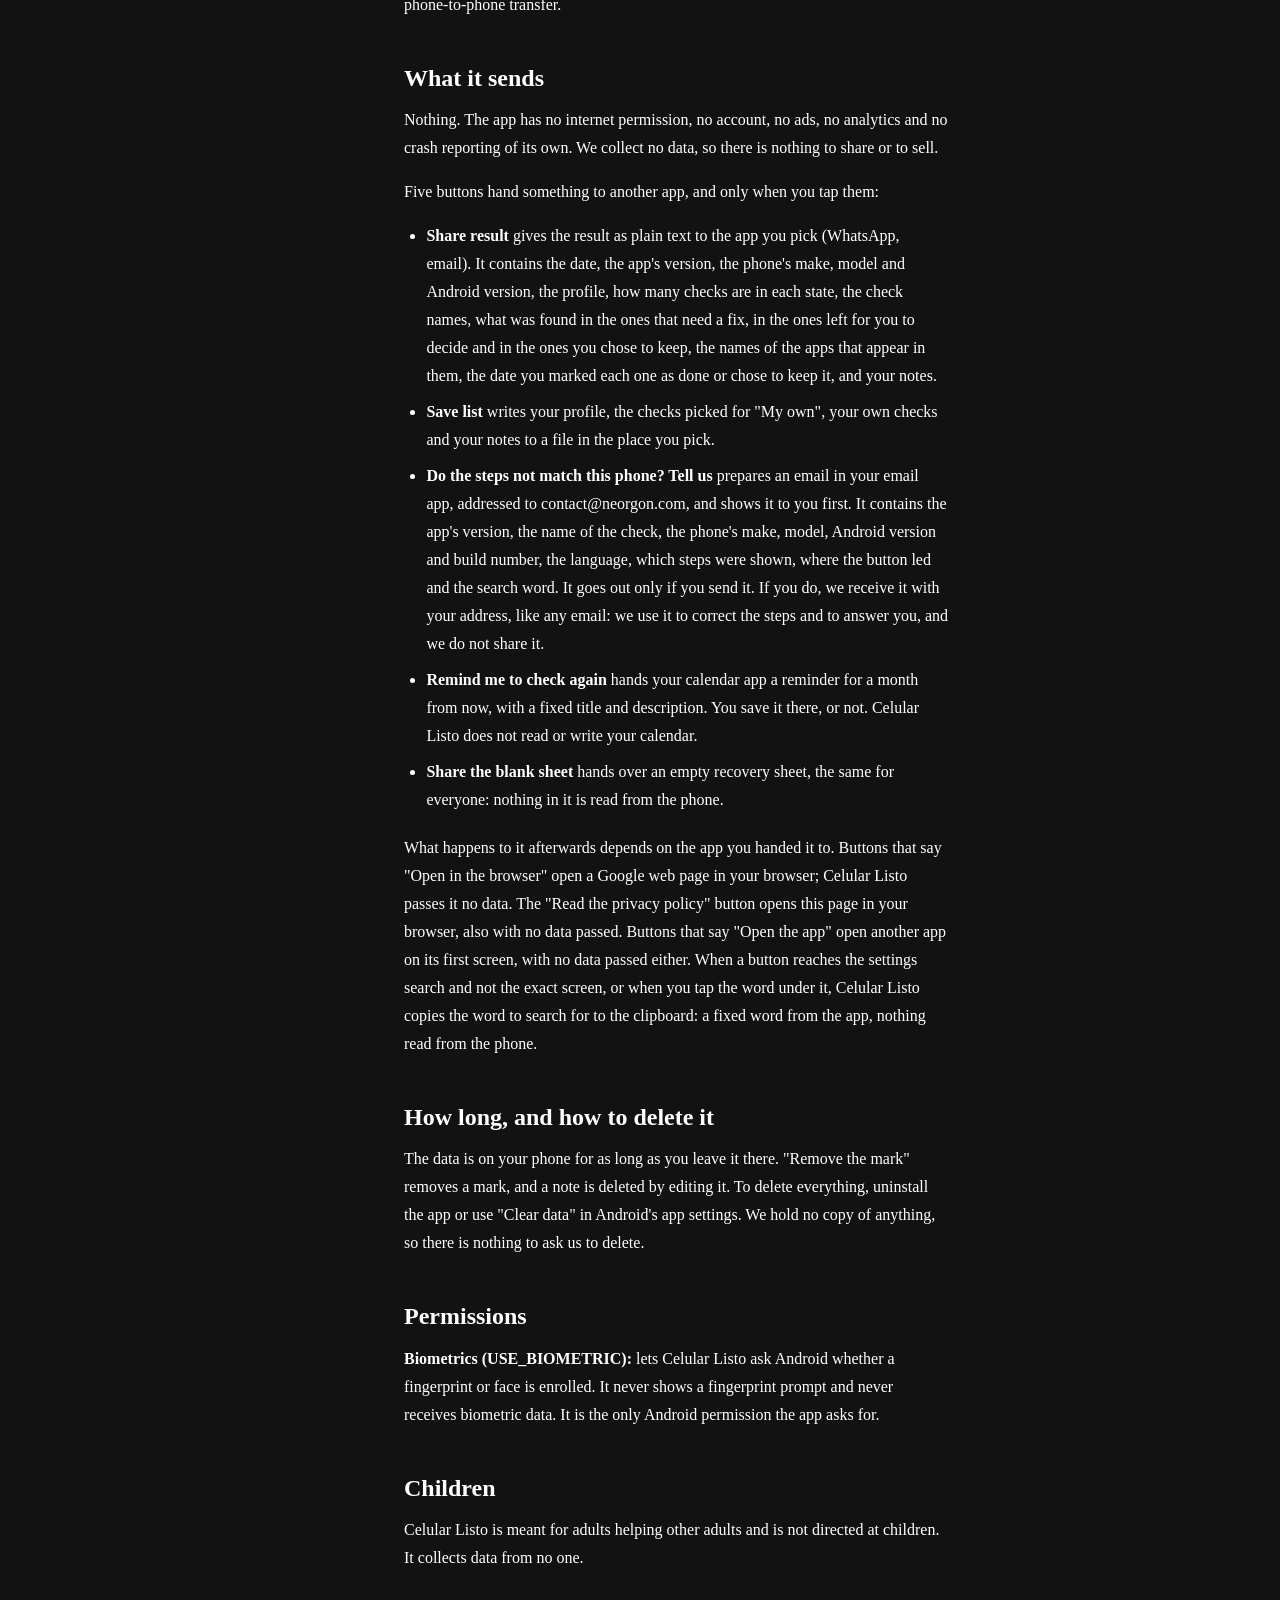
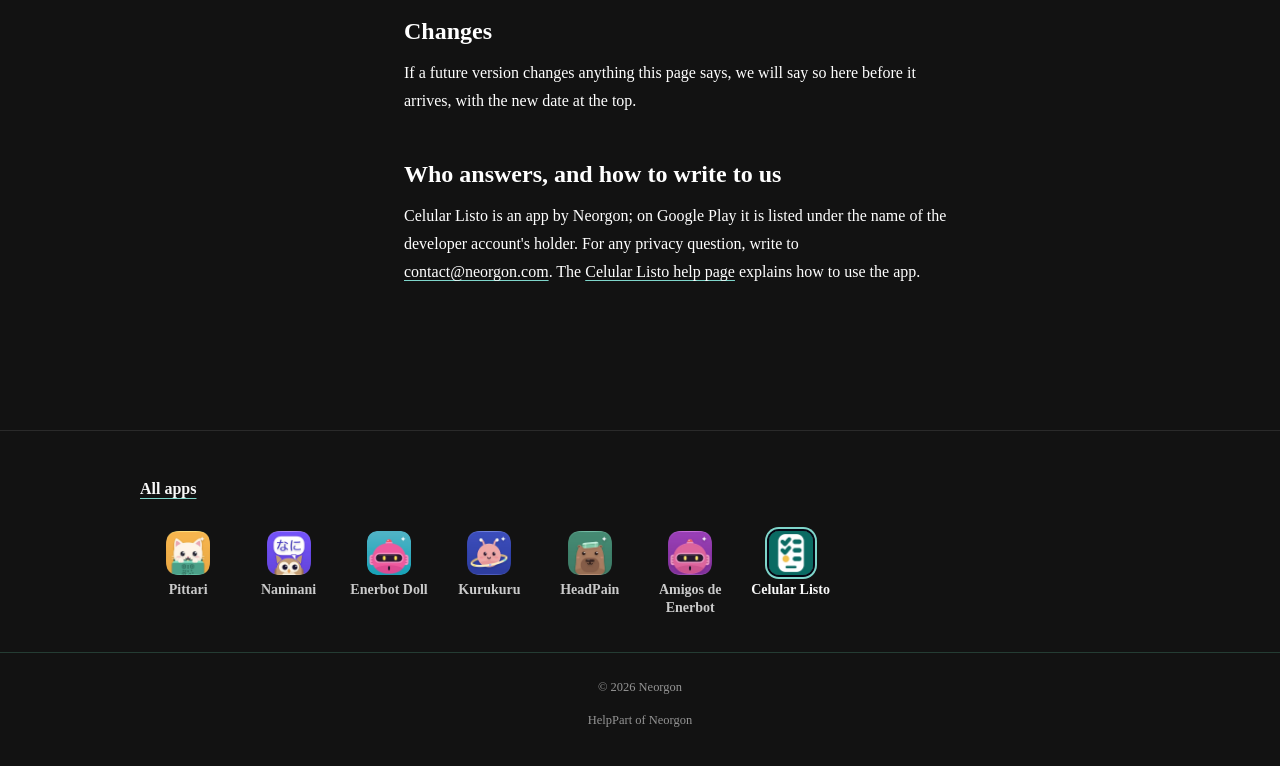
<file: celular-listo/en/privacy/index.html>
<!doctype html>
<html lang="en">
<head>
  <meta charset="utf-8">
  <meta name="viewport" content="width=device-width, initial-scale=1">
  <!-- Generated by tools/import-pages.py from the app's draft; edit the draft and run it again. -->
  <meta http-equiv="Content-Security-Policy" content="default-src 'none'; style-src 'self' https://cdn.neorgon.org/v1.0.0/; img-src 'self'; font-src 'self'; manifest-src 'self'; base-uri 'none'; form-action 'none'">
  <meta name="referrer" content="no-referrer">
  <title>Celular Listo privacy policy | Neorgon</title>
  <meta name="description" content="Celular Listo sends nothing: it reads settings on your Android phone, with no account, no internet, no ads and no tracking">
  <link rel="canonical" href="https://apps.neorgon.com/celular-listo/en/privacy/">
  <link rel="alternate" hreflang="es" href="https://apps.neorgon.com/celular-listo/privacy/">
  <link rel="alternate" hreflang="en" href="https://apps.neorgon.com/celular-listo/en/privacy/">
  <link rel="alternate" hreflang="x-default" href="https://apps.neorgon.com/celular-listo/privacy/">
  <meta name="robots" content="index, follow">
  <meta name="theme-color" content="#040714">
  <meta property="og:type" content="website">
  <meta property="og:site_name" content="Neorgon">
  <meta property="og:title" content="Celular Listo privacy policy | Neorgon">
  <meta property="og:description" content="Celular Listo sends nothing: it reads settings on your Android phone, with no account, no internet, no ads and no tracking">
  <meta property="og:url" content="https://apps.neorgon.com/celular-listo/en/privacy/">
  <meta property="og:image" content="https://apps.neorgon.com/assets/icons/celular-listo.png">
  <meta property="og:image:alt" content="Celular Listo icon">
  <meta name="twitter:card" content="summary">
  <link rel="icon" type="image/svg+xml" href="/favicon.svg">
  <link rel="icon" type="image/x-icon" href="/favicon.ico" sizes="16x16 32x32 48x48">
  <link rel="apple-touch-icon" sizes="180x180" href="/apple-touch-icon.png">
  <meta name="apple-mobile-web-app-title" content="Neorgon Apps">
  <link rel="manifest" href="/site.webmanifest">
  <meta name="neo-mark" content="on">
  <link rel="stylesheet" href="https://cdn.neorgon.org/v1.0.0/styles/base.css">
  <link rel="stylesheet" href="../../../css/style.css">
  <link rel="stylesheet" href="../../../css/neorgon-header.css">
  <link rel="stylesheet" href="../../../css/neorgon-footer.css">
  <link rel="stylesheet" href="../../../css/doc.css">
  <link rel="stylesheet" href="../../../css/family.css">
  <link rel="stylesheet" href="../../../css/apps.css">
  <link rel="stylesheet" href="../../../css/neorgon-parts.css">
</head>
<body class="doc doc--celular-listo" data-app="celular-listo">
  <a class="skip-link" href="#main">Skip to content</a>
  <header class="header-bar doc-header" data-header-mode="app" data-header-skin="jade">
    <div class="header-logo"><a class="header-title-link" href="../"><span class="doc-brand"><img src="../../../assets/icons/celular-listo.png" alt="" width="36" height="36"><span class="doc-brand-name">Celular Listo</span></span></a></div>
    <nav class="doc-nav" aria-label="Celular Listo"><a href="../">Help</a><a href="./" aria-current="page">Privacy</a></nav>
  </header>
  <main id="main" class="doc-main doc-main--shell" tabindex="-1">
    <!-- neo-apps:crumb --><div class="neo-crumb-row"><nav class="neo-crumb" aria-label="Breadcrumb"><a href="../../../#celular-listo" hreflang="es">Neorgon apps</a><span class="neo-crumb__sep" aria-hidden="true">/</span><a href="../">Celular Listo</a><span class="neo-crumb__sep" aria-hidden="true">/</span><span aria-current="page">Privacy</span></nav><nav class="doc-langs" aria-label="Languages"><a href="/celular-listo/privacy/" hreflang="es" lang="es">Español</a></nav></div><!-- /neo-apps:crumb -->
    <div class="doc-head">
<!-- draft:head -->
    <h1>What Celular Listo reads stays on your phone.</h1>
    <p class="kicker">Celular Listo for Android · Privacy policy · In effect since 16 November 2026</p>
    <p class="lead">Celular Listo is a checklist for setting up an Android phone, made with an older adult's phone in mind. This page says what it reads, what it stores and what it sends. The short version: it sends nothing.</p>
<!-- /draft:head -->
    </div>
    <div class="doc-shell">
<!-- draft:toc -->
    <nav class="contents" aria-label="On this page"><a href="#reads">What it reads</a><a href="#stores">What it stores</a><a href="#sends">What it sends</a><a href="#delete">Deleting</a><a href="#permissions">Permissions</a><a href="#children">Children</a><a href="#changes">Changes</a><a href="#contact">Contact</a></nav>
<!-- /draft:toc -->
      <div class="doc-body">
<!-- draft:body -->
    <section id="reads" aria-labelledby="reads-title">
      <h2 id="reads-title">What it reads on the phone</h2>
      <ul>
        <li><strong>Settings</strong>, to show how each one stands: text and display size, bold and high-contrast text, screen timeout, the touch-and-hold delay, auto-rotate, whether screen brightness is automatic or set by hand (never the level) and whether the phone has a light sensor, whether a screen lock and a fingerprint or face are set up (yes or no only), whether notifications show on the lock screen, backup on or off, sound mode and ring volume, Do Not Disturb, location on or off, whether a SIM is in the phone (yes or no only), navigation mode, automatic time, developer options and USB or wireless debugging, private DNS (and the server's name, if one is set), the date of the last security update and free storage space.</li>
        <li><strong>The phone's make, model, Android version and build number</strong>, to show the steps for that brand. The first three head the result.</li>
        <li><strong>The names of some installed apps</strong>: apps that hold accessibility, notification, device administrator, keyboard or autofill access; the default SMS, phone and browser apps; and whether a short fixed list of apps is installed: four remote-support apps (AnyDesk, TeamViewer in its two versions, RustDesk and AirDroid), WhatsApp and WhatsApp Business, Chrome, Google Photos and the Play Store, plus three parts of the phone itself (Settings, Google's Personal Safety app and Google Play services), to know which screens it can open. For apps that hold that access and for the default SMS and phone apps it also reads whether they came with the phone; and, on Android 13 or later, whether Android recorded that an app with accessibility, notification or device administrator access was installed from a file instead of a store. Celular Listo cannot see the full list of apps on the phone and does not ask for it.</li>
      </ul>
      <p>Celular Listo never reads messages, contacts, photos, call history, location coordinates, passwords, fingerprints or anything you type in other apps. The only file it opens is the list you pick with "Open a saved list".</p>
    </section>

    <section id="stores" aria-labelledby="stores-title">
      <h2 id="stores-title">What it stores</h2>
      <p>On the phone only: the profile you chose, the checks you picked for "My own", the checks you marked as done or chose to keep and when, the checks you added yourself, the notes you wrote, and whether you have already seen the welcome screen. A "Keep it" mark also stores what it was about (which app, which DNS server, or which state, for example the date of the last security update), so the app can ask again if that changes. It also keeps how every check stood the last time the app was opened and at the visit before that (needs a fix, check by hand, fine or not on this phone), each with its date and the Android version, so the Summary can say what changed since last time; like a "Keep it" mark, a row about one app, one DNS server or one state carries that name. This data is left out of Android backup and of phone-to-phone transfer.</p>
    </section>

    <section id="sends" aria-labelledby="sends-title">
      <h2 id="sends-title">What it sends</h2>
      <p>Nothing. The app has no internet permission, no account, no ads, no analytics and no crash reporting of its own. We collect no data, so there is nothing to share or to sell.</p>
      <p>Five buttons hand something to another app, and only when you tap them:</p>
      <ul>
        <li><strong>Share result</strong> gives the result as plain text to the app you pick (WhatsApp, email). It contains the date, the app's version, the phone's make, model and Android version, the profile, how many checks are in each state, the check names, what was found in the ones that need a fix, in the ones left for you to decide and in the ones you chose to keep, the names of the apps that appear in them, the date you marked each one as done or chose to keep it, and your notes.</li>
        <li><strong>Save list</strong> writes your profile, the checks picked for "My own", your own checks and your notes to a file in the place you pick.</li>
        <li><strong>Do the steps not match this phone? Tell us</strong> prepares an email in your email app, addressed to contact@neorgon.com, and shows it to you first. It contains the app's version, the name of the check, the phone's make, model, Android version and build number, the language, which steps were shown, where the button led and the search word. It goes out only if you send it. If you do, we receive it with your address, like any email: we use it to correct the steps and to answer you, and we do not share it.</li>
        <li><strong>Remind me to check again</strong> hands your calendar app a reminder for a month from now, with a fixed title and description. You save it there, or not. Celular Listo does not read or write your calendar.</li>
        <li><strong>Share the blank sheet</strong> hands over an empty recovery sheet, the same for everyone: nothing in it is read from the phone.</li>
      </ul>
      <p>What happens to it afterwards depends on the app you handed it to. Buttons that say "Open in the browser" open a Google web page in your browser; Celular Listo passes it no data. The "Read the privacy policy" button opens this page in your browser, also with no data passed. Buttons that say "Open the app" open another app on its first screen, with no data passed either. When a button reaches the settings search and not the exact screen, or when you tap the word under it, Celular Listo copies the word to search for to the clipboard: a fixed word from the app, nothing read from the phone.</p>
    </section>

    <section id="delete" aria-labelledby="delete-title">
      <h2 id="delete-title">How long, and how to delete it</h2>
      <p>The data is on your phone for as long as you leave it there. "Remove the mark" removes a mark, and a note is deleted by editing it. To delete everything, uninstall the app or use "Clear data" in Android's app settings. We hold no copy of anything, so there is nothing to ask us to delete.</p>
    </section>

    <section id="permissions" aria-labelledby="permissions-title">
      <h2 id="permissions-title">Permissions</h2>
      <p><strong>Biometrics (USE_BIOMETRIC):</strong> lets Celular Listo ask Android whether a fingerprint or face is enrolled. It never shows a fingerprint prompt and never receives biometric data. It is the only Android permission the app asks for.</p>
    </section>

    <section id="children" aria-labelledby="children-title">
      <h2 id="children-title">Children</h2>
      <p>Celular Listo is meant for adults helping other adults and is not directed at children. It collects data from no one.</p>
    </section>

    <section id="changes" aria-labelledby="changes-title">
      <h2 id="changes-title">Changes</h2>
      <p>If a future version changes anything this page says, we will say so here before it arrives, with the new date at the top.</p>
    </section>

    <section id="contact" aria-labelledby="contact-title">
      <h2 id="contact-title">Who answers, and how to write to us</h2>
      <p>Celular Listo is an app by Neorgon; on Google Play it is listed under the name of the developer account's holder. For any privacy question, write to <a href="mailto:contact@neorgon.com">contact@neorgon.com</a>. The <a href="../">Celular Listo help page</a> explains how to use the app.</p>
    </section>
<!-- /draft:body -->
      </div>
    </div>
  </main>
  <!-- neo-apps:family --><nav class="neo-family" aria-label="Neorgon apps"><div class="neo-family__inner"><p class="neo-family__all"><a href="../../../" hreflang="es">All apps</a></p><ul class="neo-family__shelf"><li><a class="neo-family__app" href="../../../#pittari" hreflang="es"><img src="../../../assets/icons/pittari.webp" alt="" width="44" height="44" loading="lazy" decoding="async"><span>Pittari</span></a></li><li><a class="neo-family__app" href="../../../#naninani" hreflang="es"><img src="../../../assets/icons/naninani.webp" alt="" width="44" height="44" loading="lazy" decoding="async"><span>Naninani</span></a></li><li><a class="neo-family__app" href="../../../#enerbot-doll" hreflang="es"><img src="../../../assets/icons/enerbot-doll.webp" alt="" width="44" height="44" loading="lazy" decoding="async"><span>Enerbot Doll</span></a></li><li><a class="neo-family__app" href="../../../#kurukuru" hreflang="es"><img src="../../../assets/icons/kurukuru.webp" alt="" width="44" height="44" loading="lazy" decoding="async"><span>Kurukuru</span></a></li><li><a class="neo-family__app" href="../../../#headpain" hreflang="es"><img src="../../../assets/icons/headpain.webp" alt="" width="44" height="44" loading="lazy" decoding="async"><span>HeadPain</span></a></li><li><a class="neo-family__app" href="../../../#amigos" hreflang="es"><img src="../../../assets/icons/amigos.webp" alt="" width="44" height="44" loading="lazy" decoding="async"><span>Amigos de Enerbot</span></a></li><li><a class="neo-family__app" href="../../../#celular-listo" hreflang="es" aria-current="true"><img src="../../../assets/icons/celular-listo.webp" alt="" width="44" height="44" loading="lazy" decoding="async"><span>Celular Listo</span></a></li></ul></div></nav><!-- /neo-apps:family -->
  <footer class="neo-footer doc-footer" data-footer-mode="minimal"><div class="neo-footer-inner"><span>&copy; 2026 Neorgon</span><nav class="doc-related" aria-label="Related pages"><a href="../">Help</a><a href="https://neorgon.com/" rel="noreferrer">Part of Neorgon</a></nav></div></footer>
</body>
</html>
</file>
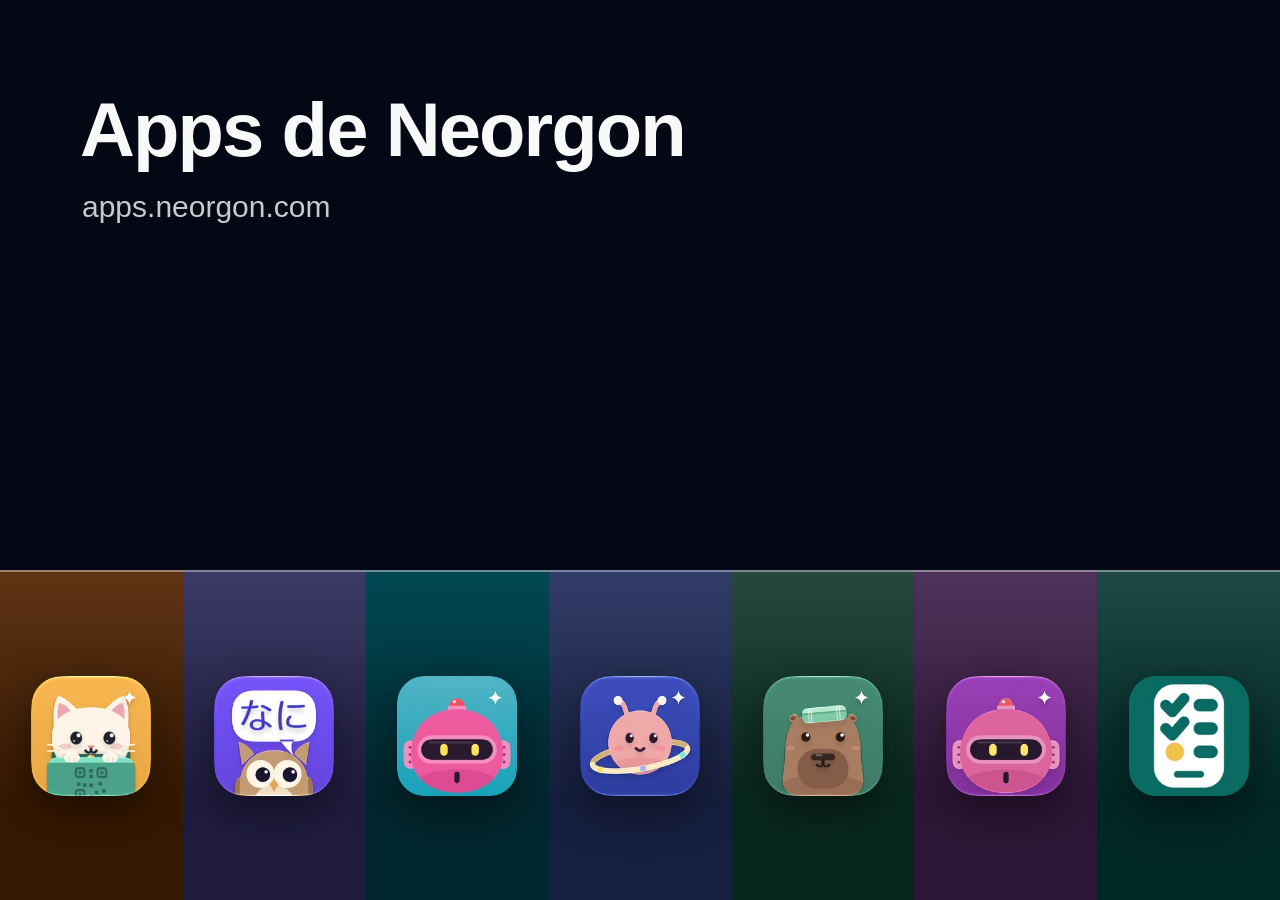
<file: tools/og-card.html>
<!doctype html>
<!-- Generated by tools/build-catalog.py from data/apps.json: the share image for
     apps.neorgon.com. Rendered at 1200x630 into og-preview.jpg. -->
<html lang="es">
<head>
<meta charset="utf-8">
<title>Apps de Neorgon</title>
<style>
  * { box-sizing: border-box; margin: 0; padding: 0; }
  html, body { width: 1200px; height: 630px; overflow: hidden; }
  body { background: #040714; color: #f9f9f9; font-family: 'Avenir Next', -apple-system, BlinkMacSystemFont, 'Segoe UI', Roboto, sans-serif; }
  h1 { position: absolute; left: 80px; top: 92px; font-size: 76px; font-weight: 700; letter-spacing: -0.025em; line-height: 1; }
  p { position: absolute; left: 82px; top: 190px; color: #cacaca; font-size: 30px; font-weight: 500; }
  ul { position: absolute; left: 0; right: 0; bottom: 0; height: 330px; display: grid; grid-template-columns: repeat(7, 1fr); list-style: none; }
  li { display: grid; place-items: center; background: linear-gradient(180deg, var(--stage), var(--band) 70%); border-top: 2px solid color-mix(in oklab, var(--stage) 60%, #fff); }
  img { width: 120px; height: 120px; border-radius: 22.5%; filter: drop-shadow(0 14px 22px rgb(0 0 0 / 50%)); }
</style>
</head>
<body>
<h1>Apps de Neorgon</h1>
<p>apps.neorgon.com</p>
<ul><li style="--band:#371800;--stage:#5e3414"><img src="../assets/icons/pittari.webp" alt="" width="120" height="120"></li><li style="--band:#1f1c3f;--stage:#3c3965"><img src="../assets/icons/naninani.webp" alt="" width="120" height="120"></li><li style="--band:#01272e;--stage:#014853"><img src="../assets/icons/enerbot-doll.webp" alt="" width="120" height="120"></li><li style="--band:#161f40;--stage:#313d67"><img src="../assets/icons/kurukuru.webp" alt="" width="120" height="120"></li><li style="--band:#08281f;--stage:#25483c"><img src="../assets/icons/headpain.webp" alt="" width="120" height="120"></li><li style="--band:#2e1636;--stage:#4f325a"><img src="../assets/icons/amigos.webp" alt="" width="120" height="120"></li><li style="--band:#002825;--stage:#1d4843"><img src="../assets/icons/celular-listo.webp" alt="" width="120" height="120"></li></ul>
</body>
</html>
</file>
<file: css/style.css>
/* ── Reset & base ──────────────────────────────────────────── */
*, *::before, *::after { margin: 0; padding: 0; box-sizing: border-box; }

/*
 * ── Design tokens ─────────────────────────────────────────────
 *
 * Canonical tokens (colors, font, type scale, spacing, radii) come from the CDN:
 *   https://cdn.neorgon.org/v1.0.0/styles/base.css   (linked in index.html)
 * Do NOT redeclare them here: a local copy is how the fleet drifted. The block
 * below holds only what base.css does not define, plus the per-site accent.
 *
 * Motion: base.css still ships --ease-snap (bounce) for legacy sites, but it is
 * deprecated for new work (impeccable law: ease-out exponential, no bounce).
 * Use --ease-out below.
 */

:root {
  /* Per-site identity: set to this site's hub card accent (the accent table in .claude/HUB_REGISTRY.md) */
  --accent: #cd60cc;
  --accent-bright: #e08fdf; /* one step lighter; 8.8:1 on --bg */

  /* Site extras base.css does not define */
  --surface-toast: #1a1730;
  --danger: #be123c;
  --danger-hover: #9f1239;
  --ease-out: cubic-bezier(0.22, 1, 0.36, 1);
  --control-height: 44px;
  --control-height-sm: 36px;
  --on-accent: #12051a; /* 5.7:1 on the accent; white text was 3.3:1. */
  --shadow-card: 0 12px 28px rgba(15, 23, 42, 0.5);
  --shadow-modal: 0 24px 48px rgba(2, 6, 23, 0.58);
  --z-sticky-header: 200;
  --z-toast: 500;
}

/* Author display values (e.g. .section/.stack flex) would otherwise defeat the
   hidden attribute, so restore its authority once, globally. */
[hidden] { display: none !important; }

html { min-height: 100%; color-scheme: dark; }
body {
  font-family: var(--font);
  background: var(--bg);
  min-height: 100%;
  color: var(--text-primary);
  display: flex; flex-direction: column;
}

body:has(dialog[open]) {
  overflow: hidden;
}

main#main {
  flex: 1;
  display: flex;
  flex-direction: column;
  min-height: 0;
  width: 100%;
}

/* ── Layout ────────────────────────────────────────────────── */
/*
 * GOTCHA: body { display:flex; flex-direction:column } + margin: 0 auto
 * on a child collapses its width, so always pair with width: 100%.
 *
 * GOTCHA: External images (YouTube ggpht, Gravatar, etc.) may block loading
 * when the Referer header points to localhost or an unknown origin. Fix:
 * 1. Add <meta name="referrer" content="no-referrer"> in <head> (global)
 * 2. Or add referrerpolicy="no-referrer" on each <img> tag
 */
.container {
  max-width: 900px;
  width: 100%;
  margin: 0 auto;
  padding: var(--space-6);
  flex: 1;
}

/* ── Side-rail shell (opt-in) ──────────────────────────────────
 * A desktop window is far wider than a comfortable line of text, so a single
 * centred column leaves two large empty gutters and still runs the prose to
 * 100+ characters. This puts the section nav in the left gutter and narrows
 * the reading column, without changing .container for sites that do not use it.
 *
 *   <div class="shell">
 *     <nav class="shell__rail" aria-label="Section"> … </nav>
 *     <div class="shell__main"> … </div>
 *   </div>
 *
 * Below 940px it collapses to one column and the rail becomes a scrollable
 * row, so the same markup works on a phone with no JavaScript involved. From
 * 1240px up, the spare width goes to the right margin only, so the reading
 * column walks onto the page's centre line instead of sitting right of it.
 */
.shell {
  width: 100%;
  max-width: 1240px;
  margin: 0 auto;
  padding: var(--space-6) var(--space-6) 64px;
  display: grid;
  grid-template-columns: minmax(0, 1fr);
  gap: var(--space-6);
  align-content: start;
  flex: 1;
}
/* A 1fr track is minmax(auto, 1fr): a wide child (a board, a table, a long
   code line) sets min-content and stretches the column past the viewport. */
.shell > * { min-width: 0; }

.shell__rail {
  display: flex;
  gap: var(--space-1);
  padding: 4px;
  background: var(--surface-1);
  border: 1px solid var(--border);
  border-radius: var(--radius);
  overflow-x: auto;
  scrollbar-width: none;
}
.shell__rail::-webkit-scrollbar { display: none; }

@media (min-width: 940px) {
  .shell {
    grid-template-columns: 208px minmax(0, 1fr);
    gap: var(--space-8);
    padding: var(--space-8) var(--space-8) 80px;
  }
  .shell__rail {
    position: sticky;
    top: 76px;          /* clears the app-mode header */
    flex-direction: column;
    align-items: stretch;
    gap: 2px;
    padding: var(--space-2);
    overflow: visible;
    align-self: start;
  }
}

/* The rail sits in the left gutter, but with only two tracks it does not stay
   there: the rail plus its gap add to main's left side and nothing balances
   them on the right, so main sits half that distance right of the page's centre
   line (120px at a 208px rail). A column that far off centre reads as a
   misalignment rather than as a nav beside it.
   The correction is to stop splitting the spare width between both margins and
   spend all of it on the right. Main then walks back onto the centre line as the
   window grows, reaching it at 1240 + 208 + 32 = 1480px, and it costs main no
   width at any point on the way: the shell widens, main does not move relative
   to the rail. Below 1240px the shell already fills the viewport, so there is no
   spare width to spend and any correction would come straight out of the
   reading column. That trade is not worth making. */
@media (min-width: 1240px) {
  .shell {
    --shell-nudge: calc(208px + var(--space-8));
    max-width: calc(1240px + var(--shell-nudge));
    padding-right: clamp(
      var(--space-8),
      calc(var(--space-8) + 100vw - 1240px),
      calc(var(--space-8) + var(--shell-nudge))
    );
  }
}

/* Vertical rhythm: use inside .container or nested regions */
.stack {
  display: flex;
  flex-direction: column;
  gap: var(--space-6);
}
.stack--tight { gap: var(--space-4); }
/* Major sections need a real break. At 32px a heading sits almost on top of
   the block above it and the page reads as one undifferentiated column. */
.stack--loose { gap: 56px; }

/* Page section: title row + body (replaces “card everything” for grouping) */
.section {
  display: flex;
  flex-direction: column;
  gap: var(--space-6);
}
.section__header {
  display: flex;
  flex-wrap: wrap;
  align-items: flex-end;
  justify-content: space-between;
  gap: var(--space-4);
}
.section__titles {
  display: flex;
  flex-direction: column;
  gap: var(--space-1);
  min-width: 0;
}
.section__title {
  font-size: var(--text-xl);
  font-weight: 600;
  letter-spacing: 0.02em;
  color: var(--text-primary);
}
.section__lead {
  font-size: var(--text-sm);
  color: var(--text-muted);
  line-height: 1.6;
  max-width: 64ch;   /* 65-75 characters is the readable measure */
}
.section__lead code {
  font-family: ui-monospace, SFMono-Regular, Menlo, Monaco, Consolas, "Liberation Mono", monospace;
  font-size: 0.92em;
  color: var(--text-secondary);
}
.stack > .card { margin-bottom: 0; }
.toolbar {
  display: flex;
  flex-wrap: wrap;
  align-items: center;
  gap: var(--space-2);
}

/* ── Header ────────────────────────────────────────────────────
 * Owned by the Neorgon Header Kit (css/neorgon-header.css, canonical
 * source: packages/neorgon-ui/header/). Do NOT style .header-bar,
 * .header-logo*, .header-title-link, .header-subtitle, .header-right,
 * .header-actions, or .header-home here. Sign-in UI belongs to the
 * Auth Kit (css/neorgon-auth.css), so write no .auth-* styles either.
 */
.toolbar-nav {
  display: flex;
  align-items: center;
  gap: var(--space-2);
}

/* ── Buttons (canonical) ─────────────────────────────────────
 * Use .btn + a variant. Alias: .nav-link = toolbar ghost.
 */
.btn {
  display: inline-flex;
  align-items: center;
  justify-content: center;
  gap: var(--space-2);
  min-height: var(--control-height);
  padding: 0 var(--space-4);
  border-radius: var(--radius-sm);
  font-family: inherit;
  font-size: var(--text-sm);
  font-weight: 600;
  line-height: 1.2;
  text-decoration: none;
  cursor: pointer;
  border: 1px solid transparent;
  background: transparent;
  color: var(--text-primary);
  transition:
    background-color var(--dur),
    color var(--dur),
    border-color var(--dur),
    box-shadow var(--dur),
    transform var(--dur-fast);
  -webkit-tap-highlight-color: transparent;
}
.btn:disabled,
.btn[aria-disabled="true"] {
  opacity: 0.45;
  cursor: not-allowed;
  pointer-events: none;
}
.btn--sm {
  min-height: var(--control-height-sm);
  padding: 0 var(--space-3);
  font-size: var(--text-xs);
}
.btn--block { width: 100%; }
.btn--icon {
  min-width: var(--control-height);
  padding: 0;
}
.btn--primary {
  background: var(--accent);
  color: var(--on-accent);
  border-color: transparent;
}
.btn--primary:hover { box-shadow: inset 0 0 0 2px var(--on-accent); }
.btn--secondary {
  background: var(--surface-2);
  color: var(--text-primary);
  border-color: var(--border-strong);
}
.btn--secondary:hover {
  background: rgba(255, 255, 255, 0.1);
}
.btn--ghost {
  background: transparent;
  color: rgba(255,255,255,0.92);
  border-color: rgba(255,255,255,0.18);
}
.btn--ghost:hover {
  background: rgba(255,255,255,0.1);
  color: var(--text-primary);
}
.btn--danger {
  background: var(--danger);
  color: var(--text-primary);
  border-color: transparent;
}
.btn--danger:hover { background: var(--danger-hover); }

/* Toolbar ghost (header nav): same as .btn.btn--ghost.btn--sm */
.nav-link {
  display: inline-flex;
  align-items: center;
  justify-content: center;
  min-height: var(--control-height);
  padding: 0 var(--space-3);
  border: 1px solid rgba(255,255,255,0.18);
  border-radius: var(--radius-sm);
  background: transparent;
  color: rgba(255,255,255,0.92);
  cursor: pointer;
  font-family: inherit;
  font-size: var(--text-sm);
  font-weight: 600;
  transition: background-color var(--dur), color var(--dur), border-color var(--dur);
}
.nav-link:hover {
  background: rgba(255,255,255,0.1);
  color: var(--text-primary);
}

/* ── Forms and inline disclosure ────────────────────────────── */
.field { display: grid; gap: var(--space-2); min-width: 0; }
.field label, .field__label { font-size: var(--text-sm); font-weight: 600; }
.input, .select, .textarea {
  width: 100%; min-width: 0; min-height: var(--control-height);
  padding: var(--space-2) var(--space-3);
  border: 1px solid var(--border-strong);
  border-radius: var(--radius-sm);
  background: var(--bg); color: var(--text-primary);
  font: inherit; font-size: 1rem;
}
.textarea { resize: vertical; }
.input::placeholder, .textarea::placeholder { color: var(--text-muted); }
.input[aria-invalid="true"], .textarea[aria-invalid="true"] { border-color: var(--danger); }
.field__hint { font-size: var(--text-sm); color: var(--text-secondary); line-height: 1.5; }
.field__error { font-size: var(--text-sm); color: #fda4af; }

/* Native details keeps closed controls out of the focus order. No fixed
   max-height, clipping or layout animation. Auth remains kit-owned. */
.sheet {
  background: var(--surface-1);
  border: 1px solid var(--border);
  border-radius: var(--radius);
}
.sheet > summary { padding: var(--space-4); cursor: pointer; font-weight: 600; }
.sheet__inner { padding: 0 var(--space-4) var(--space-4); }

/* ── Native dialog ────────────────────────────────────────────
   Call showModal(): the platform supplies inert background, focus containment
   and Escape. Do not toggle [open] or add a second role="dialog" wrapper. */
dialog.dialog {
  margin: auto; padding: 0;
  width: min(520px, calc(100% - 32px));
  max-height: calc(100dvh - 32px);
  overflow: auto;
  background: var(--bg); color: var(--text-primary);
  border: 1px solid var(--border-strong);
  border-radius: var(--radius-lg);
  box-shadow: var(--shadow-modal);
}
.dialog::backdrop { background: rgb(2 4 12 / 85%); }
.dialog__header, .dialog__footer {
  display: flex; align-items: center; justify-content: space-between;
  gap: var(--space-4); padding: var(--space-4) var(--space-6);
}
.dialog__header { border-bottom: 1px solid var(--border); }
.dialog__header h2 { font-size: var(--text-xl); overflow-wrap: anywhere; }
.dialog__body { padding: var(--space-6); line-height: 1.6; overflow-wrap: anywhere; }
.dialog__footer { flex-wrap: wrap; justify-content: flex-end; border-top: 1px solid var(--border); }

/* ── Result states ──────────────────────────────────────────── */
.status-panel { padding: var(--space-8) 0; max-width: 64ch; }
.status-panel h3 { font-size: var(--text-lg); }
.status-panel p { margin: var(--space-2) 0 var(--space-4); color: var(--text-secondary); line-height: 1.6; }

/* ── Card ──────────────────────────────────────────────────── */
/*
 * GOTCHA: backdrop-filter creates a stacking context, so dropdowns inside
 * a card can be clipped by a later card's stacking context. Fix by adding
 * position: relative; z-index: 10 to the card that owns the open dropdown.
 *
 * Default: static surface (no hover lift, avoids generic “dashboard demo”).
 * Use .card--interactive only when the whole surface is a real target.
 *
 * GOTCHA: a <button> or <a> used AS a card does not inherit body text color,
 * buttons default to canvas text (near-black), rendering invisible on the dark
 * bg. When a card is an interactive element, set color: var(--text-primary)
 * and font-family: var(--font) explicitly on it.
 */
.card {
  background: var(--surface-1);
  border: 1px solid var(--border);
  border-radius: var(--radius-lg);
  padding: var(--space-6);
  margin-bottom: var(--space-6);
  transition: border-color var(--dur), box-shadow var(--dur);
}
.card--interactive {
  transition:
    transform var(--dur) ease-out,
    box-shadow var(--dur) ease-out,
    border-color var(--dur);
}
.card--interactive:hover {
  transform: translateY(-3px);
  box-shadow: var(--shadow-card);
  border-color: var(--border-strong);
}

.card--flat:hover {
  box-shadow: none;
}
/* Card with an action row, in an equal-height grid: pin the toolbar to the
   bottom so buttons align across cards whose text wraps differently. */
.card--actions {
  display: flex;
  flex-direction: column;
}
.card--actions > .toolbar:last-child {
  margin-top: auto;
}

/* ── Button press feedback ─────────────────────────────────── */
button:active,
.btn:active,
.nav-link:active {
  transform: scale(0.98);
  transition-duration: var(--dur-fast);
}

/* ── Skeleton loading ──────────────────────────────────────── */
@keyframes shimmer { 50% { opacity: 0.45; } }
.skeleton {
  background: var(--surface-2);
  animation: shimmer 1.5s ease-in-out infinite;
  border-radius: var(--radius);
}

/* ── Toast ─────────────────────────────────────────────────── */
.toast {
  position: fixed;
  bottom: var(--space-6);
  right: var(--space-6);
  z-index: var(--z-toast);
  max-width: min(360px, calc(100vw - var(--space-8)));
  background: var(--surface-toast);
  border: 1px solid var(--border);
  border-radius: var(--radius);
  padding: var(--space-3) var(--space-4);
  font-size: var(--text-sm);
  color: var(--text-primary);
  box-shadow: var(--shadow-card);
  pointer-events: none;
  transform: translateY(8px);
  opacity: 0;
  transition: opacity 0.2s ease-out, transform 0.2s ease-out;
}
.toast.visible {
  opacity: 1;
  transform: translateY(0);
}

/* ── Footer ────────────────────────────────────────────────────
   Owned by the Neorgon Footer Kit (css/neorgon-footer.css).
   Don't add .neo-footer rules here. Edit packages/neorgon-ui/footer/
   and re-run sync-footer.sh. */

/* ── Focus styles ──────────────────────────────────────────── */
:focus-visible {
  outline: 2px solid var(--accent-bright);
  outline-offset: 2px;
}

/* ── Skip link ─────────────────────────────────────────────── */
.skip-link {
  position: absolute;
  top: 0;
  transform: translateY(-110%);
  left: var(--space-4);
  z-index: 1000;
  padding: var(--space-2) var(--space-4);
  background: var(--accent-bright);
  color: var(--bg);
  font-weight: 600;
  font-size: var(--text-sm);
  border-radius: 0 0 var(--radius-sm) var(--radius-sm);
  text-decoration: none;
  transition: transform var(--dur) var(--ease-out);
}
.skip-link:focus { transform: translateY(0); }

/* ── Reduced motion ────────────────────────────────────────── */
@media (prefers-reduced-motion: reduce) {
  *, *::before, *::after {
    animation-duration: 0.01ms !important;
    animation-iteration-count: 1 !important;
    transition: none !important;
  }
  .card--interactive:hover { transform: none; }
}

/* ── Responsive ────────────────────────────────────────────── */
@media (max-width: 600px) {
  .container { padding: var(--space-4); }
  .toast {
    left: var(--space-4);
    right: var(--space-4);
    max-width: none;
  }
}
</file>
<file: css/apps.css>
/* Generated by tools/build-catalog.py from data/apps.json: each app's hue,
   read from its icon, and a light tint of it (ink) for text and rules on the
   dark page. Edit the data and run the tool; a hand edit here is overwritten. */
/* --app-band and --app-stage keep the hue's own angle and chroma at a low
   lightness (tools/appdata.py tints()), so every band shows its colour. */
[data-app="pittari"] { --app-hue: #f0ae49; --app-ink: #f6c97f; --app-band: #371800; --app-stage: #5e3414; }
[data-app="naninani"] { --app-hue: #6c4ceb; --app-ink: #b3a4ff; --app-band: #1f1c3f; --app-stage: #3c3965; }
[data-app="enerbot-doll"] { --app-hue: #17a2b8; --app-ink: #8fdbe6; --app-band: #01272e; --app-stage: #014853; }
[data-app="kurukuru"] { --app-hue: #3445ae; --app-ink: #a7b3ff; --app-band: #161f40; --app-stage: #313d67; }
[data-app="headpain"] { --app-hue: #41826d; --app-ink: #8fd3b8; --app-band: #08281f; --app-stage: #25483c; }
[data-app="amigos"] { --app-hue: #8c37a8; --app-ink: #d9a0ec; --app-band: #2e1636; --app-stage: #4f325a; }
[data-app="celular-listo"] { --app-hue: #0b6b63; --app-ink: #7fd6cb; --app-band: #002825; --app-stage: #1d4843; }
</file>
<file: css/catalog.css>
/* Apps de Neorgon: the catalog, "Estante". A shelf of the app icons opens the
   page, then each app gets a band tinted with its own hue, with a stage of
   screenshots. The hues come from css/apps.css, written by tools/build-catalog.py
   from data/apps.json; they are a recorded exception to the One-Accent Rule
   (docs/DESIGN.md, Exceptions), the same kind as the hub's per-card palette.

   Each band is the app's own colour at a low lightness (--app-band) with a
   lighter panel of it behind the screenshots (--app-stage); both keep the hue's
   angle and chroma, so amber stays warm and green stays green.

   Type scale: 12, 14, 16, 20, 28, and 44 for the featured band's name on wide
   screens. Focus rings: the site accent outside the bands, the app's ink inside
   its band. */

html { scroll-padding-top: 72px; }

.catalog {
  --gutter: 24px;
  --wrap: min(100% - 2 * var(--gutter), 1120px);
  --step-title: 1.75rem;
  --step-display: 2.75rem;
}

/* ── Shelf ─────────────────────────────────────────────────────
   A home screen in HTML: the icons, grouped by where you can get them, each
   an in-page link to its band. */
.shelf { padding: 28px 0 40px; }
.shelf__inner { width: var(--wrap); margin-inline: auto; display: flex; flex-wrap: wrap; gap: 24px 0; }
.shelf__group { padding-right: 36px; margin-right: 36px; border-right: 1px solid var(--border); }
.shelf__group:last-child { padding-right: 0; margin-right: 0; border-right: 0; }
.shelf__label { margin-bottom: 10px; color: var(--text-secondary); font-size: var(--text-sm); font-weight: 600; }
.shelf__grid { list-style: none; display: grid; grid-auto-flow: column; grid-auto-columns: 96px; gap: 8px; }
.shelf__app {
  display: grid;
  justify-items: center;
  align-content: start;
  gap: 8px;
  height: 100%;
  padding: 8px 4px 10px;
  border-radius: 18px;
  color: var(--text-primary);
  font-size: var(--text-sm);
  font-weight: 600;
  line-height: 1.25;
  text-align: center;
  text-decoration: none;
}
.shelf__app img {
  width: 72px;
  height: 72px;
  border-radius: 22.5%;
  filter: drop-shadow(0 6px 14px rgb(0 0 0 / 45%));
}
.shelf__app:hover { background: var(--surface-2); }
.shelf__app:active img { transform: scale(0.96); }
@media (hover: hover) and (prefers-reduced-motion: no-preference) {
  .shelf__app img { transition: transform var(--dur) var(--ease-out); }
  .shelf__app:hover img { transform: translateY(-3px); }
}

/* Two groups side by side need about 800px; tighter columns keep them on one
   row down to 700px, and below that they stack. */
@media (min-width: 701px) and (max-width: 900px) {
  .shelf__grid { grid-auto-columns: 84px; gap: 4px; }
  .shelf__group { padding-right: 20px; margin-right: 20px; }
}
@media (max-width: 700px) {
  .shelf__inner { display: block; }
  .shelf__group { padding: 0; margin: 0; border: 0; }
  .shelf__group + .shelf__group { margin-top: 16px; }
}

/* ── Groups ────────────────────────────────────────────────── */
.group { display: flex; flex-direction: column; }
/* One visible heading for the apps not out yet; their bands carry no pill. */
.group__title:not(.sr-only) {
  width: var(--wrap);
  margin: 72px auto 20px;
  font-size: var(--step-title);
  line-height: 1.15;
  font-weight: 700;
  letter-spacing: -0.015em;
}

/* ── Band: one app ─────────────────────────────────────────── */
.band {
  overflow-x: clip;
  background:
    radial-gradient(60% 120% at 0% 0%, color-mix(in oklab, var(--app-stage) 45%, transparent), transparent 75%),
    var(--app-band);
  border-top: 1px solid color-mix(in oklab, var(--app-ink) 28%, transparent);
}
.band:last-child { border-bottom: 1px solid color-mix(in oklab, var(--app-ink) 28%, transparent); }
.band :focus-visible { outline-color: var(--app-ink); }
.band { --neo-chip-accent: var(--app-ink); }
.band__inner {
  width: var(--wrap);
  margin-inline: auto;
  padding: 56px 0;
  display: grid;
  grid-template-columns: minmax(0, 1fr);
  gap: 36px;
}

.band__info {
  display: grid;
  grid-template-columns: auto minmax(0, 1fr);
  grid-template-areas:
    "icon title"
    "icon promise"
    "chips chips"
    "action action"
    "meta meta";
  column-gap: 20px;
  align-content: start;
  min-width: 0;
}
.band__icon {
  grid-area: icon;
  align-self: center;
  width: 112px;
  height: 112px;
  border-radius: 22.5%;
  filter: drop-shadow(0 10px 18px rgb(0 0 0 / 45%));
}
.band__title { grid-area: title; align-self: end; display: flex; flex-wrap: wrap; align-items: center; gap: 6px 12px; min-width: 0; }
.band__name { font-size: var(--step-title); line-height: 1.12; font-weight: 700; letter-spacing: -0.015em; text-wrap: balance; }
.band__promise { grid-area: promise; align-self: start; margin-top: 6px; color: var(--text-primary); font-size: var(--text-lg); font-weight: 500; line-height: 1.4; text-wrap: pretty; }

/* Status: an app on the store has no pill, its button says so; an app under
   the Próximamente heading has none either. Only a state the heading does not
   name (an open test) gets one: the Parts Kit's .neo-pill, data-state="test",
   whose defaults are this look. */

/* The category is the band's one chip, and a link: a tint of the app's ink,
   its icon, its label and a chevron (the Parts Kit's .neo-chip--category,
   tinted by --neo-chip-accent). The platform and the traits follow as a
   plain line of facts. */
.band__chips { grid-area: chips; margin-top: 18px; }
.band__facts { margin-top: 10px; color: var(--text-secondary); font-size: var(--text-sm); font-weight: 500; line-height: 1.5; }
.band__sep { margin-right: 4px; color: var(--text-muted); }

/* One action: the store, the web version, or a note to be told. */
.band__action { grid-area: action; margin-top: 24px; }
.cta {
  display: inline-flex;
  align-items: center;
  justify-content: center;
  gap: 10px;
  min-height: 48px;
  padding: 0 22px;
  border-radius: 14px;
  background: var(--app-ink);
  color: #0a0c14;
  font-size: var(--text-base);
  font-weight: 700;
  text-decoration: none;
}
.cta:hover { background: color-mix(in oklab, var(--app-ink) 80%, #fff); }
.cta:active { background: color-mix(in oklab, var(--app-ink) 88%, #000); transform: translateY(1px); }
.cta:focus-visible { outline-offset: 3px; }
.cta--quiet { background: transparent; color: var(--text-primary); box-shadow: inset 0 0 0 1.5px color-mix(in oklab, var(--app-ink) 75%, transparent); }
.cta--quiet:hover { background: rgb(255 255 255 / 8%); }
.cta--quiet:active { background: rgb(255 255 255 / 4%); }
.cta__icon { flex: none; }

.band__meta { grid-area: meta; display: flex; flex-wrap: wrap; align-items: center; gap: 0 20px; margin-top: 12px; font-size: var(--text-sm); }
.band__meta a {
  display: inline-flex;
  align-items: center;
  min-height: 32px;
  color: var(--text-primary);
  font-weight: 500;
  text-decoration: underline;
  text-decoration-color: color-mix(in oklab, var(--app-ink) 70%, transparent);
  text-underline-offset: 0.25em;
}
.band__meta a:hover { text-decoration-color: var(--app-ink); text-decoration-thickness: 2px; }
.band__note { margin-left: -12px; color: var(--text-secondary); }
@media (pointer: coarse) {
  .band__meta a { min-width: 44px; min-height: 44px; }
}

/* ── Stage: the screenshots ────────────────────────────────────
   A lighter panel in the app's own hue, so dark and light screenshots both
   stand out from the band. On wide screens it runs to the window's edge, so
   the next screenshot peeks in whole instead of fading. A caption shows only
   while its screenshot is fully in view, so none is ever cut mid-word. */
.stage {
  --frame: 228px;
  --bleed: 0px;
  position: relative;
  min-width: 0;
  padding: 20px 0 16px 20px;
  border-radius: 24px;
  background: var(--app-stage);
  box-shadow: inset 0 0 0 1px rgb(255 255 255 / 9%);
}
.stage__strip {
  list-style: none;
  display: flex;
  gap: 16px;
  overflow-x: auto;
  overscroll-behavior-x: contain;
  scroll-snap-type: x mandatory;
  scroll-padding-inline: 4px;
  padding: 4px 0 10px 4px;
  margin-left: -4px;
  border-radius: 12px;
  scrollbar-width: thin;
  scrollbar-color: rgb(255 255 255 / 32%) transparent;
}
.stage__strip:focus-visible { outline: 2px solid var(--app-ink); outline-offset: 4px; }
/* Room after the last screenshot, so it can scroll clear of the edge. */
.stage__strip::after { content: ""; flex: 0 0 max(4px, var(--bleed)); }
.stage__frame { flex: 0 0 var(--frame); scroll-snap-align: start; }
.stage__frame figure { margin: 0; }
.stage__shot {
  display: block;
  width: 100%;
  height: auto;
  aspect-ratio: 480 / 1043;
  border-radius: 22px;
  background: #0b0d14;
  box-shadow: 0 0 0 1px rgb(255 255 255 / 12%), 0 16px 32px rgb(0 0 0 / 34%);
}
.stage figcaption { margin-top: 12px; padding-right: 8px; color: var(--text-primary); font-size: var(--text-sm); font-weight: 500; line-height: 1.35; }

@supports (animation-timeline: view()) {
  .stage__frame { view-timeline: --shot inline; }
  .stage figcaption { animation: caption-in linear both; animation-timeline: --shot; animation-range: cover 0% cover 100%; }
}
@keyframes caption-in {
  entry 0% { opacity: 0; }
  entry 99% { opacity: 0; }
  entry 100% { opacity: 1; }
  exit 0% { opacity: 1; }
  exit 1% { opacity: 0; }
  exit 100% { opacity: 0; }
}

/* A mouse gets two buttons to move the strip, where the browser draws them. */
@supports selector(::scroll-button(*)) {
  @media (hover: hover) and (pointer: fine) {
    .stage__strip::scroll-button(*) {
      position: absolute;
      top: calc(24px + var(--frame) * 1043 / 480 / 2 - 22px);
      width: 44px;
      height: 44px;
      border: 1px solid rgb(255 255 255 / 24%);
      border-radius: 50%;
      background: rgb(4 7 20 / 78%);
      color: #f9f9f9;
      font-size: 26px;
      line-height: 40px;
      text-align: center;
      cursor: pointer;
    }
    .stage__strip::scroll-button(left) { content: "‹" / "Capturas anteriores"; left: 10px; }
    .stage__strip::scroll-button(right) { content: "›" / "Más capturas"; right: 16px; }
    .stage__strip::scroll-button(*):hover { background: rgb(4 7 20 / 92%); border-color: rgb(255 255 255 / 45%); }
    .stage__strip::scroll-button(*):focus-visible { outline: 2px solid var(--app-ink); outline-offset: 2px; }
    .stage__strip::scroll-button(*):disabled { opacity: 0; pointer-events: none; }
  }
}

/* ── Featured: the band of the newest store release ────────── */
.band--featured {
  background:
    radial-gradient(70% 130% at 0% 0%, color-mix(in oklab, var(--app-stage) 60%, transparent), transparent 75%),
    var(--app-band);
}
.band--featured .band__inner { padding: 64px 0 72px; }

/* ── Wide screens: the facts beside the screenshots ────────── */
@media (min-width: 601px) and (max-width: 959px) {
  .stage { --bleed: var(--gutter); margin-right: calc(-1 * var(--gutter)); border-radius: 24px 0 0 24px; }
}
@media (min-width: 960px) {
  .band__inner { grid-template-columns: minmax(300px, 380px) minmax(0, 1fr); gap: 56px; align-items: start; }
  .band__info {
    grid-template-columns: minmax(0, 1fr);
    grid-template-areas: "icon" "title" "promise" "chips" "action" "meta";
  }
  .band__icon { align-self: start; width: 112px; height: 112px; margin-bottom: 20px; }
  .band__promise { margin-top: 8px; font-size: var(--text-xl); }
  .stage {
    --bleed: max(var(--gutter), (100vw - 1120px) / 2);
    margin-right: calc(-1 * var(--bleed));
    border-radius: 24px 0 0 24px;
  }

  .band--featured .band__inner { grid-template-columns: minmax(320px, 420px) minmax(0, 1fr); }
  .band--featured .band__icon { width: 128px; height: 128px; }
  .band--featured .band__name { font-size: var(--step-display); line-height: 1.05; letter-spacing: -0.025em; }
  .band--featured .stage { --frame: 248px; }

  /* An app with no screenshots keeps its icon beside its words. */
  .band--compact .band__inner { grid-template-columns: minmax(0, 1fr); }
  .band--compact .band__info {
    grid-template-columns: auto minmax(0, 1fr);
    grid-template-areas: "icon title" "icon promise" "icon chips" "icon action" "icon meta";
    column-gap: 36px;
    max-width: 780px;
  }
  .band--compact .band__icon { margin: 0; }
}
/* Laptop screens about 768px tall: the first band's button stays on the first screen. */
@media (min-width: 960px) and (max-height: 860px) {
  .shelf { padding: 20px 0 28px; }
  .band--featured .band__inner { padding-top: 44px; }
  .band--featured .band__icon { width: 104px; height: 104px; margin-bottom: 16px; }
  .band--featured .band__name { font-size: 2.5rem; }
}

/* ── The licence, the art credit and the address ───────────── */
.catalog-legal {
  width: min(var(--wrap), 46rem);
  margin: 56px 0 0 calc((100% - var(--wrap)) / 2);
  color: var(--text-secondary);
  font-size: var(--text-sm);
  line-height: 1.6;
}
.catalog-legal a {
  color: var(--text-primary);
  text-decoration: underline;
  text-decoration-color: rgb(255 255 255 / 45%);
  text-underline-offset: 0.2em;
}
.catalog-legal a:hover { text-decoration-color: currentColor; text-decoration-thickness: 2px; }

/* ── Phones: the shelf as a home screen, the stage edge to edge ── */
@media (max-width: 600px) {
  .catalog { --gutter: 16px; }
  .shelf { padding: 16px 0 24px; }
  .shelf__group + .shelf__group { margin-top: 12px; }
  .shelf__label { margin-bottom: 4px; }
  .shelf__grid { grid-auto-flow: row; grid-template-columns: repeat(4, minmax(0, 1fr)); gap: 0 4px; }
  .shelf__app { padding: 6px 2px 8px; }
  .shelf__app img { width: 64px; height: 64px; }

  .group__title:not(.sr-only) { margin-top: 48px; font-size: 1.5rem; }
  .band__inner, .band--featured .band__inner { padding: 32px 0 40px; gap: 28px; }
  .band__icon { width: 96px; height: 96px; }
  .band__info { column-gap: 16px; }
  .band__promise { font-size: var(--text-base); }
  .band__chips { margin-top: 16px; }
  .cta { width: 100%; }

  /* A screenshot and half of the next, so the strip reads as one that scrolls. */
  .stage {
    --frame: min(58vw, 240px);
    --bleed: var(--gutter);
    margin-inline: calc(-1 * var(--gutter));
    padding: 20px 0 14px var(--gutter);
    border-radius: 0;
    box-shadow: none;
  }
  .stage__strip { scroll-padding-inline: var(--gutter); }
  /* Apps not out yet get a shorter strip, so the ones you can install get the room. */
  .band--soon .stage { --frame: 148px; padding-block: 14px 10px; }
  .band--soon .stage figcaption { font-size: var(--text-xs); }
}

@media (prefers-reduced-motion: reduce) {
  .stage__strip { scroll-behavior: auto; }
  .cta:active { transform: none; }
}
</file>
<file: css/neorgon-parts.css>
/* ══════════════════════════════════════════════════════════════
 * @neorgon/ui, Parts Kit v1
 * Five shared parts: status pill (.neo-pill), chip (.neo-chip), crumb
 * (.neo-crumb), section head (.neo-section-head) and data table (.neo-table).
 *
 * Canonical here; vendored as <site>/css/neorgon-parts.css by
 * packages/neorgon-ui/sync-parts.sh. Never edit a vendored copy.
 *
 * The contract, made checkable by tests/parts.test.mjs:
 *   - The kit declares no custom property. It only reads them, as
 *     var(--neo-<part>-<prop>, <base.css token>, <literal>), so a site keeps
 *     its look by setting properties on the part or any ancestor, in its own
 *     stylesheet, and where this file is linked does not change them.
 *   - Every var() has a fallback, and the last fallback is a literal.
 *   - Every font-size is max(12px, ...): no kit text under 12px.
 *   - No transition runs by default: durations read a property whose default
 *     is 0s, so motion is opt-in per site.
 *   - Specificity ceiling (0,3,0): no selector here is more specific. A site
 *     rule that must beat the kit carries one more class or an id. The README
 *     lists the selectors to beat.
 *   - No print rules: printing is the site's call.
 *
 * Defaults are the first consumer's look, measured on 2026-11-17: the pill,
 * chip and crumb are apps-site's; the section head and table are Releve's.
 * Every other consumer sets properties (parts/README.md lists each one with
 * its default).
 * ════════════════════════════════════════════════════════════ */

/* ── Status pill ──────────────────────────────────────────────
 * A word with an optional glyph. Not a link, not focusable. State is the
 * data-state attribute; each state reads its own properties, so a site that
 * sets the base --neo-pill-ink never erases a state colour. */
.neo-pill {
  display: var(--neo-pill-display, inline-flex);
  flex: var(--neo-pill-flex, 0 1 auto);
  align-items: var(--neo-pill-align, center);
  gap: var(--neo-pill-gap, 6px);
  min-height: var(--neo-pill-h, 24px);
  padding: var(--neo-pill-pad, 0 10px);
  border-radius: var(--neo-pill-radius, 999px);
  border-width: var(--neo-pill-border-w, 0);
  border-style: var(--neo-pill-border-style, none);
  border-color: var(--neo-pill-border, currentColor);
  color: var(--neo-pill-ink, var(--text-secondary, #cacaca));
  background: var(--neo-pill-bg, rgb(255 255 255 / 8%));
  font-size: max(12px, var(--neo-pill-size, var(--text-xs, .75rem)));
  font-weight: var(--neo-pill-weight, 600);
  letter-spacing: var(--neo-pill-tracking, inherit);
  text-transform: var(--neo-pill-case, inherit);
  line-height: var(--neo-pill-leading, inherit);
  white-space: var(--neo-pill-space, nowrap);
}
.neo-pill__glyph {
  flex: none;
  width: var(--neo-pill-glyph, 8px);
  height: var(--neo-pill-glyph, 8px);
  border-radius: 50%;
  border: 1.5px solid currentColor;
}
.neo-pill[data-state="test"] {
  color: var(--neo-pill-test-ink, var(--text-secondary, #cacaca));
  background: var(--neo-pill-test-bg, rgb(255 255 255 / 8%));
  border-color: var(--neo-pill-test-border, var(--neo-pill-border, currentColor));
}
.neo-pill[data-state="soon"] {
  color: var(--neo-pill-soon-ink, var(--text-secondary, #cacaca));
  background: var(--neo-pill-soon-bg, color-mix(in srgb, var(--neo-pill-hue, var(--accent-bright, #e08fdf)) 14%, transparent));
  border-color: var(--neo-pill-soon-border, var(--neo-pill-border, currentColor));
}
.neo-pill[data-state="new"] {
  color: var(--neo-pill-new-ink, var(--accent-bright, #e08fdf));
  background: var(--neo-pill-new-bg, color-mix(in srgb, var(--accent-bright, #e08fdf) 14%, transparent));
  border-color: var(--neo-pill-new-border, var(--neo-pill-border, currentColor));
}
.neo-pill[data-state="archived"] {
  color: var(--neo-pill-archived-ink, var(--text-muted, rgb(255 255 255 / 55%)));
  background: var(--neo-pill-archived-bg, transparent);
  border-color: var(--neo-pill-archived-border, var(--neo-pill-border, currentColor));
}
.neo-pill[data-state="ok"] {
  color: var(--neo-pill-ok-ink, var(--ok, #34d399));
  background: var(--neo-pill-ok-bg, color-mix(in srgb, var(--ok, #34d399) 12%, transparent));
  border-color: var(--neo-pill-ok-border, var(--neo-pill-border, currentColor));
}
.neo-pill[data-state="warn"] {
  color: var(--neo-pill-warn-ink, var(--warn, #f59e0b));
  background: var(--neo-pill-warn-bg, color-mix(in srgb, var(--warn, #f59e0b) 12%, transparent));
  border-color: var(--neo-pill-warn-border, var(--neo-pill-border, currentColor));
}
.neo-pill[data-state="danger"] {
  color: var(--neo-pill-danger-ink, var(--danger, #f87171));
  background: var(--neo-pill-danger-bg, color-mix(in srgb, var(--danger, #f87171) 12%, transparent));
  border-color: var(--neo-pill-danger-border, var(--neo-pill-border, currentColor));
}
.neo-pill[data-state="info"] {
  color: var(--neo-pill-info-ink, var(--info, #60a5fa));
  background: var(--neo-pill-info-bg, color-mix(in srgb, var(--info, #60a5fa) 12%, transparent));
  border-color: var(--neo-pill-info-border, var(--neo-pill-border, currentColor));
}
/* Glyphs: a ring by default (test, soon), a filled dot for new, a square
   outline for archived. */
.neo-pill[data-state="new"] .neo-pill__glyph { background: currentColor; }
.neo-pill[data-state="archived"] .neo-pill__glyph { border-radius: 1px; }

/* ── Chip ─────────────────────────────────────────────────────
 * A link to a category, a toggle (<button aria-pressed>), a static label
 * (--facet) or a holder for a clear button (--static). The default look is
 * apps-site's category chip: a tint of --neo-chip-accent. */
.neo-chip {
  position: var(--neo-chip-position, relative);
  display: var(--neo-chip-display, inline-flex);
  align-items: var(--neo-chip-align, center);
  gap: var(--neo-chip-gap, 6px);
  min-height: var(--neo-chip-h, 32px);
  padding: var(--neo-chip-pad, 0 10px 0 12px);
  border-radius: var(--neo-chip-radius, 999px);
  border-width: var(--neo-chip-border-w, 0);
  border-style: var(--neo-chip-border-style, none);
  border-color: var(--neo-chip-border, currentColor);
  box-shadow: var(--neo-chip-shadow, none);
  color: var(--neo-chip-ink, var(--neo-chip-accent, var(--accent-bright, #e08fdf)));
  background: var(--neo-chip-bg, color-mix(in oklab, var(--neo-chip-accent, var(--accent-bright, #e08fdf)) 14%, transparent));
  font: inherit;
  font-family: var(--neo-chip-font, inherit);
  font-size: max(12px, var(--neo-chip-size, var(--text-sm, .875rem)));
  font-weight: var(--neo-chip-weight, 600);
  letter-spacing: var(--neo-chip-tracking, inherit);
  line-height: var(--neo-chip-leading, inherit);
  white-space: var(--neo-chip-space, nowrap);
  text-decoration: none;
  cursor: var(--neo-chip-cursor, pointer);
  transition-property: var(--neo-chip-transition, all);
  transition-duration: var(--neo-chip-dur, 0s);
  transition-timing-function: var(--neo-chip-ease, ease);
}
.neo-chip[hidden] { display: none; }
.neo-chip--static { cursor: var(--neo-chip-static-cursor, default); }
.neo-chip--facet { cursor: var(--neo-chip-facet-cursor, default); }
.neo-chip--quiet {
  border-style: var(--neo-chip-quiet-border-style, dashed);
  color: var(--neo-chip-quiet-ink, var(--text-muted, rgb(255 255 255 / 55%)));
  cursor: var(--neo-chip-quiet-cursor, help);
}
/* A resting "on" (a filter that is set): hover still paints over it. */
.neo-chip--on {
  color: var(--neo-chip-on-ink, var(--text-primary, #f9f9f9));
  background: var(--neo-chip-on-bg, color-mix(in oklab, var(--neo-chip-accent, var(--accent-bright, #e08fdf)) 28%, transparent));
  border-color: var(--neo-chip-on-border, var(--neo-chip-border, currentColor));
  box-shadow: var(--neo-chip-on-shadow, none);
}
.neo-chip:where(:not(.neo-chip--facet, [aria-disabled="true"])):hover {
  color: var(--neo-chip-hover-ink, var(--neo-chip-ink, var(--neo-chip-accent, var(--accent-bright, #e08fdf))));
  background: var(--neo-chip-hover-bg, color-mix(in oklab, var(--neo-chip-accent, var(--accent-bright, #e08fdf)) 22%, transparent));
  border-color: var(--neo-chip-hover-border, var(--neo-chip-border, currentColor));
}
.neo-chip--on:hover {
  background: var(--neo-chip-on-hover-bg, var(--neo-chip-on-bg, color-mix(in oklab, var(--neo-chip-accent, var(--accent-bright, #e08fdf)) 28%, transparent)));
}
.neo-chip:where(:not(.neo-chip--facet, [aria-disabled="true"])):hover .neo-chip__label {
  text-decoration: var(--neo-chip-hover-line, underline);
  text-underline-offset: var(--neo-chip-hover-line-offset, .2em);
}
/* A pressed toggle or the current page: wins over hover. */
.neo-chip:is([aria-pressed="true"], [aria-current]:not([aria-current="false"]), :has(input:checked)) {
  color: var(--neo-chip-on-ink, var(--text-primary, #f9f9f9));
  background: var(--neo-chip-on-bg, color-mix(in oklab, var(--neo-chip-accent, var(--accent-bright, #e08fdf)) 28%, transparent));
  border-color: var(--neo-chip-on-border, var(--neo-chip-border, currentColor));
  box-shadow: var(--neo-chip-on-shadow, none);
}
.neo-chip[aria-disabled="true"] {
  opacity: var(--neo-chip-disabled-opacity, .5);
  cursor: not-allowed;
}
.neo-chip:focus-visible {
  outline: 2px solid var(--neo-chip-focus, var(--neo-focus, var(--neo-chip-accent, var(--accent-bright, #e08fdf))));
  outline-offset: var(--neo-chip-focus-offset, 2px);
}
.neo-chip__icon {
  flex: none;
  width: var(--neo-chip-icon, 16px);
  height: var(--neo-chip-icon, 16px);
  color: var(--neo-chip-icon-ink, currentColor);
}
.neo-chip__go {
  flex: none;
  width: var(--neo-chip-go, 14px);
  height: var(--neo-chip-go, 14px);
}
.neo-chip__label {
  max-width: var(--neo-chip-label-max, none);
  overflow: var(--neo-chip-label-overflow, visible);
  text-overflow: var(--neo-chip-label-cut, clip);
}
.neo-chip__count {
  font-size: max(12px, var(--neo-chip-count-size, var(--text-xs, .75rem)));
  font-weight: var(--neo-chip-count-weight, 700);
  font-variant-numeric: tabular-nums;
  color: var(--neo-chip-count-ink, var(--text-secondary, #cacaca));
}
/* The clear button inside a --static chip: a real 24px target. */
.neo-chip__x {
  display: inline-grid;
  place-items: center;
  width: var(--neo-chip-x-size, 24px);
  height: var(--neo-chip-x-size, 24px);
  margin-right: var(--neo-chip-x-pull, -6px);
  padding: 0;
  border: 0;
  border-radius: 50%;
  background: transparent;
  color: var(--neo-chip-x-ink, var(--text-secondary, #cacaca));
  cursor: pointer;
  transition-property: var(--neo-chip-x-transition, all);
  transition-duration: var(--neo-chip-x-dur, 0s);
  transition-timing-function: var(--neo-chip-ease, ease);
}
.neo-chip__x:hover {
  background: var(--neo-chip-x-hover-bg, rgb(255 255 255 / 12%));
  color: var(--neo-chip-x-hover-ink, var(--text-primary, #f9f9f9));
}
.neo-chip__x:focus-visible {
  outline: 2px solid var(--neo-chip-focus, var(--neo-focus, var(--accent-bright, #e08fdf)));
  outline-offset: var(--neo-chip-x-focus-offset, 2px);
}
.neo-chip__x svg { display: block; }
/* A link or button chip grows its hit area to 44px on a touch screen without
   changing its painted box. --neo-chip-hit: none turns it off. */
@media (pointer: coarse) {
  .neo-chip:where(a, button)::after {
    content: var(--neo-chip-hit, "");
    position: absolute;
    inset: var(--neo-chip-hit-inset, -6px 0);
  }
}

/* ── Crumb ────────────────────────────────────────────────────
 * The way back: links, separators, the current page last. Placement (its
 * margin) is the page's. */
.neo-crumb {
  display: flex;
  flex-wrap: var(--neo-crumb-wrap, wrap);
  align-items: center;
  gap: var(--neo-crumb-gap, 0 10px);
  color: var(--neo-crumb-ink, var(--text-secondary, #cacaca));
  font-size: max(12px, var(--neo-crumb-size, .875rem));
  line-height: var(--neo-crumb-leading, 1.4);
}
.neo-crumb a {
  display: inline-flex;
  align-items: center;
  min-height: var(--neo-crumb-target, 44px);
  border-radius: var(--neo-crumb-radius, 0);
  color: var(--neo-crumb-link-ink, var(--text-secondary, #cacaca));
  text-decoration: var(--neo-crumb-line, underline) var(--neo-crumb-line-color, rgb(255 255 255 / 28%));
  text-underline-offset: var(--neo-crumb-line-offset, .25em);
}
.neo-crumb a:hover {
  color: var(--neo-crumb-hover-ink, var(--text-primary, #f9f9f9));
  text-decoration-line: var(--neo-crumb-hover-line, underline);
  text-decoration-color: var(--neo-crumb-hover-line-color, currentColor);
  text-underline-offset: var(--neo-crumb-hover-line-offset, var(--neo-crumb-line-offset, .25em));
}
.neo-crumb a:focus-visible {
  outline: 2px solid var(--neo-crumb-focus, var(--neo-focus, var(--accent-bright, #e08fdf)));
  outline-offset: var(--neo-crumb-focus-offset, 3px);
  border-radius: var(--neo-crumb-focus-radius, 4px);
}
.neo-crumb [aria-current] {
  color: var(--neo-crumb-current-ink, var(--text-primary, #f9f9f9));
  font-weight: var(--neo-crumb-current-weight, 600);
}
.neo-crumb__sep { color: var(--neo-crumb-sep-ink, var(--text-secondary, #cacaca)); }
@media (pointer: coarse) {
  .neo-crumb a { min-height: max(44px, var(--neo-crumb-target, 44px)); }
}

/* ── Section head ─────────────────────────────────────────────
 * A title and, under it, the section's finding; actions to the right, under
 * the title on a phone by wrapping. */
.neo-section-head {
  display: flex;
  flex-wrap: wrap;
  align-items: var(--neo-section-head-align, flex-end);
  justify-content: space-between;
  gap: var(--neo-section-head-gap, var(--space-3, 12px) var(--space-4, 16px));
}
.neo-section-head__titles {
  display: flex;
  flex-direction: column;
  gap: var(--neo-section-head-titles-gap, var(--space-1, 4px));
  min-width: 0;
  flex: var(--neo-section-head-titles-flex, 1 1 320px);
}
.neo-section-head__title {
  margin: var(--neo-section-head-title-margin, 0);
  font-size: max(12px, var(--neo-section-head-title-size, var(--text-xl, 1.25rem)));
  font-weight: var(--neo-section-head-title-weight, 600);
  letter-spacing: var(--neo-section-head-title-tracking, .02em);
  line-height: var(--neo-section-head-title-leading, inherit);
  color: var(--neo-section-head-title-ink, var(--text-primary, #f9f9f9));
}
.neo-section-head__finding {
  margin: var(--neo-section-head-line-margin, 0);
  font-size: max(12px, var(--neo-section-head-line-size, var(--text-sm, .875rem)));
  color: var(--neo-section-head-line-ink, var(--text-secondary, #cacaca));
  line-height: var(--neo-section-head-line-leading, 1.55);
  max-width: var(--neo-section-head-line-max, 68ch);
  font-variant-numeric: var(--neo-section-head-line-figures, tabular-nums);
}
.neo-section-head__finding:empty { display: none; }
.neo-section-head__actions {
  display: flex;
  flex-wrap: wrap;
  align-items: center;
  gap: var(--neo-section-head-actions-gap, var(--space-2, 8px));
}

/* ── Data table ───────────────────────────────────────────────
 * A labelled, focusable region that scrolls sideways, holding the table. */
.neo-table-wrap {
  overflow-x: auto;
  border-width: var(--neo-table-wrap-border-w, 1px);
  border-style: var(--neo-table-wrap-border-style, solid);
  border-color: var(--neo-table-wrap-border, var(--border, rgb(255 255 255 / 10%)));
  border-radius: var(--neo-table-wrap-radius, var(--radius, 10px));
  background: var(--neo-table-wrap-bg, var(--surface-1, rgb(255 255 255 / 3%)));
}
.neo-table-wrap:focus-visible {
  outline: 2px solid var(--neo-table-focus, var(--neo-focus, var(--accent-bright, #e08fdf)));
  outline-offset: var(--neo-table-focus-offset, 2px);
}
.neo-table {
  width: 100%;
  border-collapse: collapse;
  font-size: max(12px, var(--neo-table-size, var(--text-sm, .875rem)));
  font-variant-numeric: var(--neo-table-figures, inherit);
}
.neo-table caption {
  caption-side: top;
  padding: var(--neo-table-caption-pad, var(--space-2, 8px) var(--space-3, 12px));
  text-align: left;
  font-size: max(12px, var(--neo-table-caption-size, 13px));
  color: var(--neo-table-caption-ink, var(--text-muted, rgb(255 255 255 / 55%)));
  border-bottom: 1px solid var(--neo-table-rule, var(--border-subtle, rgb(255 255 255 / 7%)));
}
.neo-table th,
.neo-table td {
  padding: var(--neo-table-pad, var(--space-2, 8px) var(--space-3, 12px));
  text-align: var(--neo-table-align, left);
  white-space: var(--neo-table-space, nowrap);
  border-bottom: var(--neo-table-rule-w, 1px) solid var(--neo-table-rule, var(--border-subtle, rgb(255 255 255 / 7%)));
  vertical-align: var(--neo-table-valign, top);
  color: var(--neo-table-cell-ink, inherit);
}
.neo-table thead th {
  padding: var(--neo-table-head-pad, var(--neo-table-pad, var(--space-2, 8px) var(--space-3, 12px)));
  font-size: max(12px, var(--neo-table-head-size, 13px));
  font-weight: var(--neo-table-head-weight, 600);
  color: var(--neo-table-head-ink, var(--text-muted, rgb(255 255 255 / 55%)));
  text-align: var(--neo-table-head-align, var(--neo-table-align, left));
  white-space: var(--neo-table-head-space, var(--neo-table-space, nowrap));
  vertical-align: var(--neo-table-head-valign, bottom);
  border-bottom-color: var(--neo-table-head-rule, var(--neo-table-rule, var(--border-subtle, rgb(255 255 255 / 7%))));
}
/* Row heads name their row; they are not column heads, so not bold. */
.neo-table tbody th {
  font-weight: var(--neo-table-row-head-weight, 500);
  color: var(--neo-table-row-head-ink, var(--text-primary, #f9f9f9));
}
.neo-table tbody tr:last-child > * { border-bottom: var(--neo-table-last-rule, 0); }
.neo-table tbody tr:hover { background: var(--neo-table-hover-bg, var(--surface-1, rgb(255 255 255 / 3%))); }
/* The picked row paints its cells, so a site's own row hover on the cells
   still shows over it. */
.neo-table tr[aria-current="true"] > * { background: var(--neo-table-picked-bg, color-mix(in srgb, var(--accent-bright, #e08fdf) 8%, transparent)); }
.neo-table .neo-table__num {
  text-align: right;
  font-family: var(--neo-table-num-font, var(--mono, ui-monospace, 'SF Mono', SFMono-Regular, Menlo, Consolas, monospace));
  font-variant-numeric: tabular-nums;
}
.neo-table thead .neo-table__num { font-family: var(--neo-table-head-num-font, var(--font, inherit)); }
.neo-table .neo-table__group > th {
  padding-top: var(--neo-table-group-gap, var(--space-4, 16px));
  font-size: max(12px, var(--neo-table-group-size, 13px));
  font-weight: 600;
  color: var(--neo-table-group-ink, var(--text-muted, rgb(255 255 255 / 55%)));
  white-space: normal;
}
/* Contract only in v1: styled when a consumer draws them. */
.neo-table__sort { margin-inline-start: auto; }
.neo-table__none { color: var(--neo-table-none-ink, var(--text-secondary, #cacaca)); }
@media (max-width: 600px) {
  .neo-table th,
  .neo-table td { padding: var(--neo-table-pad-phone, 6px var(--space-2, 8px)); }
  .neo-table thead th { padding: var(--neo-table-head-pad-phone, var(--neo-table-pad-phone, 6px var(--space-2, 8px))); }
}

/* ── Motion ───────────────────────────────────────────────────
 * Transitions are opt-in (0s by default) and stop under reduced motion. A
 * site whose own reduced-motion rule says transition: none also sets
 * --neo-chip-transition: none there. */
@media (prefers-reduced-motion: reduce) {
  .neo-chip,
  .neo-chip__x { transition-duration: 0s; }
}
</file>
<file: css/neorgon-header.css>
/* ══════════════════════════════════════════════════════════════
   Neorgon Header Kit: header.css
   Canonical source: packages/neorgon-ui/header/
   Vendored per site as css/neorgon-header.css; do not edit copies.
   Live CDN: https://cdn.neorgon.org/v1.0.0/header/header.css
   ══════════════════════════════════════════════════════════════ */

:root {
  /* Geometry */
  --header-h: 68px;
  --header-h-app: 56px;
  --header-control-h: 40px; /* every header control (buttons, ⋯, palette, home) shares this height */
  /* Logo height. A token, not a literal, so a site can make the mark carry more
     weight without forking the kit. Default 36px = the historical value, so
     nothing changes for a site that never sets it. The bar is 68px with no
     vertical padding, so ~52px is the practical ceiling before the mark starts
     to look wedged against the edges. */
  --header-logo-h: 36px;
  --header-logo-h-mobile: 28px;

  /* Palette: themes override these (see themes.css) */
  --header-bg-start: #B015B0;
  --header-bg-mid: #3D0080;
  --header-bg-end: #040714;
  /* Kept here for anything that references the composed gradient, but the
     authoritative copy is re-declared on .header-bar below; see the note
     there before changing either. */
  --header-bg: linear-gradient(in oklch 135deg, var(--header-bg-start) 0%, var(--header-bg-mid) 50%, var(--header-bg-end) 100%);
  --header-glass: rgba(0, 9, 18, .35);
  --header-text: #f9f9f9;
  --header-text-dim: rgba(255, 255, 255, .72);
  --header-border: rgba(255, 255, 255, .07);
  --header-border-strong: rgba(255, 255, 255, .22);
  --header-accent: #e879f9;
  --header-menu-bg: #10142a;
  --header-menu-hover: rgba(255, 255, 255, .08);

  /* Focus ring: near-white with a whisper of the brand hue so it never
     reads as a stray browser default. 5.77:1 (bright end) to 17.98:1
     (dark end) against the bar, 16.54:1 on the menu. Themes may override. */
  --header-focus: oklch(0.97 0.02 320);
  --header-focus-w: 2px;

  /* Icon sizing. Two tokens: a filled glyph reads heavier than a stroked
     one in the same box, so the solid home icon is set smaller to match
     optically. */
  --header-icon: 22px;        /* stroked glyphs (palette) */
  --header-icon-solid: 20px;  /* filled glyphs (home) */

  /* ease-out-quart: fast start, long settle, no overshoot. */
  --header-ease: cubic-bezier(.22, 1, .36, 1);
  --header-ease-in: cubic-bezier(.55, 0, 1, .45);
}

/* Colour judgements about the DEFAULT gradient specifically. Scoped to
   html:not([data-theme]) because themes.css sets these per theme at the
   same specificity as :root, so a :root override here would silently
   overwrite all five palettes. Every consumer below pairs them with a
   var() fallback to the theme's own token. */
html:not([data-theme]) {
  /* --header-border-strong (.22) measures 1.91-1.95:1 on the bar, below
     the 3:1 WCAG 1.4.11 needs for a control boundary. .42 gives 3.73-4.02:1. */
  --header-control-border: rgba(255, 255, 255, .42);

  /* --header-bg-end (#040714) is identical to the standard page
     background, so a flat hairline measures 1.14:1 on the right half.
     The bar's luminance swings 43x left-to-right, so the edge ramps too. */
  --header-edge-from: rgba(255, 255, 255, .10);
  --header-edge-to: rgba(255, 255, 255, .34);

  /* .72 measures 4.14:1 at the start of the subtitle span, below AA.
     Split from the icon colour, which only needs 3:1 as non-text. */
  --header-text-dim: rgba(255, 255, 255, .82);
  --header-icon-color: rgba(255, 255, 255, .78);
}

/* ── The sticky offset ───────────────────────────────────────────
   --neo-sticky-top is how much of the viewport's top the header covers
   right now. header.js keeps it exact (it measures the bar, and drops to 0
   while auto-hide or the Keys Kit's H toggle has the bar away); these rules
   are the value before it runs, and with JS off. Rails, scope strips and
   scroll-margin-top read it instead of hardcoding 56px or 68px:

     .rail { position: sticky; top: var(--neo-sticky-top, 0px); }
     h2[id] { scroll-margin-top: calc(var(--neo-sticky-top, 0px) + 12px); }

   The kit sets no scroll-padding of its own: many sites already offset
   their anchors with scroll-margin-top, and the two add up. */
:root { --neo-sticky-top: 0px; }
:root:has(.header-bar) { --neo-sticky-top: var(--header-h); }
:root:has(.header-bar[data-header-mode="app"]) { --neo-sticky-top: var(--header-h-app); }
:root[data-chrome="off"]:has(.header-bar) { --neo-sticky-top: 0px; }

/* ══════════════════════════════════════════════════════════════
   SKINS: site-level identity, opt-in per site
   ────────────────────────────────────────────────────────────
   A skin replaces the default magenta gradient for ONE site whose
   own palette clashes with it. Set it in the site's markup:

     <header class="header-bar" data-header-mode="content"
             data-header-skin="brass">

   This is NOT the theme system. Precedence, by design:

     visitor choice (?theme= / cookie)  >  season (CDN)  >  skin  >  kit default

   A site that should sit out every season keeps its skin with
   `<html lang="en" data-season="off">` (see season.css). That declines
   the fleet's decoration only; a visitor's ?theme= still wins.

   Named skins below are the reusable ones. For a one-off palette no
   other site would share, use `data-header-skin="custom"` and declare
   the tokens in the site's own CSS; contract at the end of this block.

   Two cascade facts make that ordering work, and both are easy to
   get wrong:

   1. A declaration ON .header-bar beats a value INHERITED from
      <html>, whatever the specificity. Visitor themes declare on
      <html>, so every skin is scoped `html:not([data-theme])`:
      the moment a visitor picks a theme, all skins stop matching.
   2. Season rules in season.css carry a matching
      `[data-header-skin]` selector one step more specific than the
      skin rules below, so an armed season still flips skinned
      sites. Do not raise the specificity here without raising it
      there too, or skinned sites will silently sit out the season.

   3. The Footer Kit's pieces (.neo-footer, and .neo-top and .neo-modal,
      which it appends to <body>) and the Beacon link sit outside
      .header-bar, so a skin declared only on the bar never reaches
      their focus rings and borders (queue #156). Every skin rule
      therefore names them too, behind `:has()` on <html>. That item is
      wrapped in `:is()` because :is() forgives a selector it cannot
      parse: a browser without :has() drops that one item, not the
      whole rule and with it the header's own skin. `:where()` inside
      :has() keeps it at (0,2,1), under an armed season's (0,3,2)
      pieces rule in season.css. The footer and beacon resolve the
      tokens on those pieces; see "Header-derived tokens" in footer.css.

   Each skin also sets --header-focus, a near-white in its own hue, so
   the header's focus rings and the Beacon's stop being the default's
   pink on a skinned site.

   Each skin re-tunes the edge ramp and control border for its own
   surface; those defaults are calibrated to the magenta gradient
   and are wrong on a black bar.
   ══════════════════════════════════════════════════════════════ */

/* ink: near-black neutral. The default choice for a site whose
   palette the magenta gradient fights. */
html:not([data-theme]) .header-bar[data-header-skin="ink"],
:is(html:not([data-theme]):has(:where(.header-bar[data-header-skin="ink"])) :is(.neo-footer, .neo-top, .neo-modal, .neo-beacon-link)) {
  --header-focus: oklch(0.97 0.01 255);
  --header-bg-start: #14161c;
  --header-bg-mid: #0b0d12;
  --header-bg-end: #050609;
  --header-glass: rgba(10, 12, 16, .55);
  --header-accent: #cbd5e1;
  --header-text: #f4f4f5;
  --header-text-dim: rgba(255, 255, 255, .78);
  --header-icon-color: rgba(255, 255, 255, .74);
  --header-border: rgba(255, 255, 255, .09);
  --header-border-strong: rgba(255, 255, 255, .24);
  --header-control-border: rgba(255, 255, 255, .44);
  --header-menu-bg: #14161c;
  --header-menu-hover: rgba(255, 255, 255, .09);
  /* A near-black bar sits close to the page in luminance at BOTH ends,
     so the edge has to be brighter than the gradient's ramp. */
  --header-edge-from: rgba(255, 255, 255, .26);
  --header-edge-to: rgba(255, 255, 255, .26);
}

/* carbon: flat true black, no gradient. The most restrained option;
   the hairline does all the separating. */
html:not([data-theme]) .header-bar[data-header-skin="carbon"],
:is(html:not([data-theme]):has(:where(.header-bar[data-header-skin="carbon"])) :is(.neo-footer, .neo-top, .neo-modal, .neo-beacon-link)) {
  --header-focus: oklch(0.97 0 0);
  --header-bg-start: #08080a;
  --header-bg-mid: #08080a;
  --header-bg-end: #08080a;
  --header-glass: rgba(0, 0, 0, .6);
  --header-accent: #e5e5e5;
  --header-text: #fafafa;
  --header-text-dim: rgba(255, 255, 255, .76);
  --header-icon-color: rgba(255, 255, 255, .72);
  --header-border: rgba(255, 255, 255, .12);
  --header-border-strong: rgba(255, 255, 255, .26);
  --header-control-border: rgba(255, 255, 255, .46);
  --header-menu-bg: #101012;
  --header-menu-hover: rgba(255, 255, 255, .1);
  --header-edge-from: rgba(255, 255, 255, .3);
  --header-edge-to: rgba(255, 255, 255, .3);
}

/* brass: warm dark, tuned to incident-runbook's #b8935f / #d8b280
   accents and its #040714 page background. */
html:not([data-theme]) .header-bar[data-header-skin="brass"],
:is(html:not([data-theme]):has(:where(.header-bar[data-header-skin="brass"])) :is(.neo-footer, .neo-top, .neo-modal, .neo-beacon-link)) {
  --header-focus: oklch(0.97 0.02 75);
  --header-bg-start: #2a2114;
  --header-bg-mid: #16120c;
  --header-bg-end: #040714;
  --header-glass: rgba(22, 18, 12, .5);
  --header-accent: #d8b280;
  --header-text: #f7f3ea;
  --header-text-dim: rgba(247, 243, 234, .8);
  --header-icon-color: rgba(216, 178, 128, .86);
  --header-border: rgba(216, 178, 128, .2);
  --header-border-strong: rgba(216, 178, 128, .38);
  --header-control-border: rgba(216, 178, 128, .55);
  --header-menu-bg: #17130d;
  --header-menu-hover: rgba(216, 178, 128, .14);
  --header-edge-from: rgba(216, 178, 128, .22);
  --header-edge-to: rgba(216, 178, 128, .34);
}

/* slate: cool blue-grey. Neutral without going fully black. */
html:not([data-theme]) .header-bar[data-header-skin="slate"],
:is(html:not([data-theme]):has(:where(.header-bar[data-header-skin="slate"])) :is(.neo-footer, .neo-top, .neo-modal, .neo-beacon-link)) {
  --header-focus: oklch(0.97 0.02 230);
  --header-bg-start: #33415a;
  --header-bg-mid: #1e293b;
  --header-bg-end: #0b1120;
  --header-glass: rgba(15, 23, 42, .5);
  --header-accent: #7dd3fc;
  --header-text: #f1f5f9;
  --header-text-dim: rgba(241, 245, 249, .8);
  --header-icon-color: rgba(226, 232, 240, .78);
  --header-border: rgba(148, 163, 184, .2);
  --header-border-strong: rgba(148, 163, 184, .36);
  --header-control-border: rgba(203, 213, 225, .5);
  --header-menu-bg: #16202f;
  --header-menu-hover: rgba(148, 163, 184, .16);
  --header-edge-from: rgba(148, 163, 184, .18);
  --header-edge-to: rgba(148, 163, 184, .34);
}

/* aurora: deep teal into cyan. For data/monitoring surfaces. */
html:not([data-theme]) .header-bar[data-header-skin="aurora"],
:is(html:not([data-theme]):has(:where(.header-bar[data-header-skin="aurora"])) :is(.neo-footer, .neo-top, .neo-modal, .neo-beacon-link)) {
  --header-focus: oklch(0.97 0.02 205);
  --header-bg-start: #0e7490;
  --header-bg-mid: #0a3d4d;
  --header-bg-end: #040714;
  --header-glass: rgba(8, 51, 68, .5);
  --header-accent: #67e8f9;
  --header-text: #ecfeff;
  --header-text-dim: rgba(236, 254, 255, .82);
  --header-icon-color: rgba(165, 243, 252, .82);
  --header-border: rgba(103, 232, 249, .2);
  --header-border-strong: rgba(103, 232, 249, .36);
  --header-control-border: rgba(165, 243, 252, .5);
  --header-menu-bg: #07222c;
  --header-menu-hover: rgba(103, 232, 249, .14);
  --header-edge-from: rgba(103, 232, 249, .2);
  --header-edge-to: rgba(103, 232, 249, .32);
}

/* ember: warm amber into rust. For alert/ops surfaces that want
   warmth without reading as the danger theme. */
html:not([data-theme]) .header-bar[data-header-skin="ember"],
:is(html:not([data-theme]):has(:where(.header-bar[data-header-skin="ember"])) :is(.neo-footer, .neo-top, .neo-modal, .neo-beacon-link)) {
  --header-focus: oklch(0.97 0.02 85);
  --header-bg-start: #9a3412;
  --header-bg-mid: #4a1608;
  --header-bg-end: #040714;
  --header-glass: rgba(74, 22, 8, .5);
  --header-accent: #fbbf24;
  --header-text: #fff7ed;
  --header-text-dim: rgba(255, 247, 237, .82);
  --header-icon-color: rgba(253, 230, 138, .84);
  --header-border: rgba(251, 191, 36, .2);
  --header-border-strong: rgba(251, 191, 36, .36);
  --header-control-border: rgba(253, 230, 138, .5);
  --header-menu-bg: #23120a;
  --header-menu-hover: rgba(251, 191, 36, .14);
  --header-edge-from: rgba(251, 191, 36, .2);
  --header-edge-to: rgba(251, 191, 36, .32);
}

/* jade: clinical emerald. Tuned to headpain-site's #059669 / #10b981
   accents on its #040714 page. For calm medical/health surfaces where
   both the magenta default and ember's warning-warmth read wrong. */
html:not([data-theme]) .header-bar[data-header-skin="jade"],
:is(html:not([data-theme]):has(:where(.header-bar[data-header-skin="jade"])) :is(.neo-footer, .neo-top, .neo-modal, .neo-beacon-link)) {
  --header-focus: oklch(0.97 0.02 165);
  --header-bg-start: #065f46;
  --header-bg-mid: #043b2c;
  --header-bg-end: #040714;
  --header-glass: rgba(4, 59, 44, .5);
  --header-accent: #6ee7b7;
  --header-text: #ecfdf5;
  --header-text-dim: rgba(236, 253, 245, .82);
  --header-icon-color: rgba(167, 243, 208, .84);
  --header-border: rgba(110, 231, 183, .2);
  --header-border-strong: rgba(110, 231, 183, .36);
  --header-control-border: rgba(167, 243, 208, .5);
  --header-menu-bg: #08251c;
  --header-menu-hover: rgba(110, 231, 183, .14);
  --header-edge-from: rgba(110, 231, 183, .2);
  --header-edge-to: rgba(110, 231, 183, .32);
}

/* The named skins compose their gradient in oklab, not oklch.
   oklch carries a hue, and a stop with almost no chroma has a hue that is
   "powerless": the browser borrows the neighbouring stop's hue instead,
   from each side. brass's near-neutral mid (#16120c) took the brown hue on
   its left and the navy hue on its right, so the bar changed colour in one
   step along the 50% line: the brown-to-navy diagonal near x=700 on
   Releve's and apps-site's headers. Measured on a 1440px bar: the largest
   one-step change in OKLab a/b was 24.4 (x1000) in oklch and 1.8 in oklab;
   every other skin measures 0.7 to 3.2 either way, and oklab lowers it for
   aurora, ember and jade too. These skins are dark, low-chroma ramps with
   no hue sweep to keep. The default gradient and the visitor themes stay
   in oklch, where the sweep is the design.
   Scope: (0,3,1), the skins' own weight. An armed season's skinned rule
   re-asserts its oklch gradient at (0,4,2), so seasons look the same on a
   skinned site as anywhere else. `custom` is left alone: the site chose
   those stops under oklch. */
html:not([data-theme]) .header-bar:is([data-header-skin="ink"], [data-header-skin="carbon"],
  [data-header-skin="brass"], [data-header-skin="slate"], [data-header-skin="aurora"],
  [data-header-skin="ember"], [data-header-skin="jade"]) {
  --header-bg: linear-gradient(in oklab 135deg, var(--header-bg-start) 0%, var(--header-bg-mid) 50%, var(--header-bg-end) 100%);
}

/* ── custom: a site-authored skin ────────────────────────────────
   For a one-off palette that no named skin fits and that no other
   site would reuse. The kit deliberately ships NO tokens for this
   value: the site supplies them, and the kit stays out of the way.

     <header class="header-bar" data-header-skin="custom">

   In the site's own css/style.css, copy this selector EXACTLY: the
   scoping and the specificity are the whole contract:

     html:not([data-theme]) .header-bar[data-header-skin="custom"],
     html:not([data-theme]) :is(.neo-footer, .neo-top, .neo-modal, .neo-beacon-link) {
       --header-focus: …;
       --header-bg-start: …;  --header-bg-mid: …;  --header-bg-end: …;
       --header-accent: …;    --header-text: …;    --header-text-dim: …;
       --header-icon-color: …; --header-border: …; --header-border-strong: …;
       --header-control-border: …; --header-menu-bg: …; --header-menu-hover: …;
       --header-edge-from: …; --header-edge-to: …;
     }

   Why that exact selector, and nothing shorter:
     · `html:not([data-theme])` makes the skin collapse the instant a
       visitor picks a theme. Drop it and the site ignores ?theme=.
     · `[data-header-skin="custom"]` puts it at (0,3,1), above the
       kit default, below an armed season's (0,4,2) skin variant. A
       bare `.header-bar { --header-bg-start: … }` is only (0,1,0)
       and the kit's own defaults would beat it.
     · The second line hands the same tokens to the Footer Kit's
       pieces and the Beacon link, which sit outside the bar. Without
       it the footer's focus rings stay the kit's magenta (queue #156).
       It is (0,2,1), below an armed season's (0,3,2) pieces rule, so
       a season still re-skins the footer. A site that only skins a
       page with no footer can leave it out.
   Set only the three gradient stops if that is all that clashes; the
   bar re-composes --header-bg from them (see .header-bar below).
   Only the three stops + accent are usually enough, but re-tune the
   edge ramp too if the bar is much darker or lighter than the default
   magenta, which those values are calibrated against. */

/* ── Bar ─────────────────────────────────────────────────────── */
.header-bar {
  position: sticky;
  top: 0;
  z-index: var(--z-sticky-header, 200);
  display: flex;
  align-items: center;
  gap: var(--space-3, 12px);
  height: var(--header-h);
  padding: 0 var(--space-6, 24px);
  /* Re-composed HERE, not only at :root. A custom property's var()
     references resolve on the element where that property is declared, so a
     --header-bg built at :root bakes in :root's start/mid/end and ignores any
     override made further down the tree. Declaring it on .header-bar means
     skins (and any site override on the bar) only need to set the three
     stops. Themes still work: they set the stops on <html>, which inherits
     down to here before this resolves. */
  --header-bg: linear-gradient(in oklch 135deg, var(--header-bg-start) 0%, var(--header-bg-mid) 50%, var(--header-bg-end) 100%);
  background: var(--header-bg);
  border-bottom: 1px solid var(--header-border);
  color: var(--header-text);
  --header-h-cur: var(--header-h);
}

/* Bottom edge as a ramp, not a flat hairline (see --header-edge-*).
   Degrades to the theme's flat --header-border where unsupported or
   where a theme defines no ramp of its own. */
html:not([data-theme]) .header-bar {
  border-image: linear-gradient(
    to right,
    var(--header-edge-from, rgba(255, 255, 255, .10)),
    var(--header-edge-to, rgba(255, 255, 255, .34))
  ) 1;
}
/* Hub is a floating glass plate, not a band welded to the page; the
   ramp would read as a seam. */
html:not([data-theme]) .header-bar[data-header-mode="hub"] {
  border-image: none;
  border-bottom-color: var(--header-border);
}

/* Mode: hub, transparent cozy glass, no gradient */
.header-bar[data-header-mode="hub"] {
  background: var(--header-glass);
  backdrop-filter: blur(12px);
  -webkit-backdrop-filter: blur(12px);
}

/* Mode: app, slim, auto-hides on scroll down (JS toggles .header-hidden) */
.header-bar[data-header-mode="app"] {
  height: var(--header-h-app);
  --header-h-cur: var(--header-h-app);
}

/* Auto-hide. `app` mode has it by definition; every other mode opts in with
   data-header-autohide="on" and keeps its own height and background. */
.header-bar[data-header-mode="app"],
.header-bar[data-header-autohide="on"] {
  transition: transform .26s var(--header-ease, ease);
}
/* Leaving accelerates away; returning decelerates in. Same budget. */
.header-bar[data-header-mode="app"].header-hidden,
.header-bar[data-header-autohide="on"].header-hidden {
  transform: translateY(-100%);
  transition-duration: .2s;
  transition-timing-function: var(--header-ease-in, ease);
}
/* Keyboard focus entering a hidden bar reveals it: focus must never sit
   on an off-screen control (WCAG 2.4.7, and 2.2's 2.4.11). header.js
   drops the class on focusin so the next scroll decision agrees with
   what is painted; this rule covers the frame in between. */
.header-bar.header-hidden:focus-within { transform: none; }

/* ── Logo block ──────────────────────────────────────────────── */
.header-logo {
  display: flex;
  align-items: center;
  gap: 10px;
  flex-shrink: 0;
  min-width: 0;
}
.header-logo-img {
  height: var(--header-logo-h, 36px);
  width: auto;
  flex-shrink: 0;
  display: block;
  transition: transform .28s var(--header-ease, ease);
}
/* The raster fallback still needs forcing white; the injected vector must not
   be filtered, because it already inherits the header's own text colour and
   inverting it would undo exactly the thing it was swapped in to fix. */
img.header-logo-img { filter: brightness(0) invert(1); }
svg.header-logo-mark { color: var(--header-text); fill: currentColor; width: auto; }
/* A site that ships its own mark gets it as a mask over currentColor, so the
   glyph follows the header's text colour exactly as the inline svg does. An
   <img> could not: it paints its own pixels and ignores the cascade. */
.header-logo-own {
  /* Width tracks height rather than restating the token: .header-logo-img
     already sets height, and it drops to --header-logo-h-mobile under 700px.
     Pinning width to the desktop value gave a 36x28 box on a phone. */
  aspect-ratio: 1;
  width: auto;
  /* Declared, not inherited. `background: currentColor` resolves against
     whatever the ancestor set, and the logo is always inside an <a>: on a site
     whose logo anchor carries no class, that ancestor is an unstyled link and
     currentColor is the UA's #0000EE. The mark then paints link-blue, silently,
     because nothing in the page is wrong enough to throw. Every fleet site
     happens to wrap the logo in .header-title-link (which the kit gives
     color: inherit), so this only surfaced when ops-console adopted the kit
     with a bare <a>. Stating the colour here makes the mask independent of the
     markup around it, which is the contract the rest of the kit already keeps. */
  color: var(--header-text);
  background: currentColor;
  /* The image itself is set inline by header.js, derived from the manifest
     link, because a fleet site is served at its domain root and a kit showcase
     is not. Only the parts that do not vary live here. */
  -webkit-mask-position: center; mask-position: center;
  -webkit-mask-size: contain;    mask-size: contain;
  -webkit-mask-repeat: no-repeat; mask-repeat: no-repeat;
}
.header-logo-img:hover,
.header-title-link:hover .header-logo-img { transform: scale(1.06) rotate(-4deg); }

/* min-height also fixes a target-size failure: at <=700px the subtitle is
   hidden and this link collapses to 22px, under the 24px WCAG 2.5.8
   minimum. The parent centres it, so it grows symmetrically, with no shift. */
.header-title-link {
  text-decoration: none;
  color: inherit;
  min-width: 0;
  display: flex;
  flex-direction: column;
  justify-content: center;
  min-height: var(--header-control-h);
}
/* Current contract: mark + name are ONE anchor to the site's own home
   (the img rides inside .header-title-link with alt=""), so the link's
   accessible name is the title text and the logo stops being a second,
   differently-behaved link. Scoped with :has() so the retired two-anchor
   markup keeps rendering unchanged wherever it still exists. */
.header-title-link:has(> .header-logo-img, > picture) {
  flex-direction: row;
  align-items: center;
  gap: 10px;
}
.header-title-wrap {
  display: flex;
  flex-direction: column;
  justify-content: center;
  min-width: 0;
}
/* The one visible cue that the name is a control: the title warms to the
   accent on hover. Kept subtle; the cursor and the logo tilt do the rest. */
.header-logo h1 { transition: color .2s var(--header-ease, ease); }
.header-title-link:hover h1 { color: var(--header-accent); }
/* rem, not em: a shared component must not rescale because a site set its
   own body font-size. 1.2rem == 19.2px == today's rendered size.

   `margin: 0` for the same reason, and it is load-bearing: the UA gives h1
   `.67em 0`, which at this size is 12.86px above and below. The kit never
   reset it, so the title block came out 67px inside app mode's fixed 56px
   bar: the title rode high and the subtitle hung out of the header into the
   page. It looked fine on most sites only because they link the CDN
   `styles/base.css`, whose `*` reset zeroed it for us; the sites that don't
   (headpain, autopilot, references-api in app mode) showed the real geometry. */
.header-logo h1 {
  margin: 0;
  font-size: 1.2rem;
  font-weight: 600;
  line-height: 1.2;
  letter-spacing: .015em;
  color: var(--header-text);
  white-space: nowrap;
}
/* All four sides declared, so a site that authors the subtitle as a <p>
   rather than a <div> does not reintroduce the same UA margin. */
.header-subtitle {
  font-size: .8125rem;
  line-height: 1.25;
  color: var(--header-text-dim);
  font-weight: 500;
  margin: 2px 0 0;
  letter-spacing: .005em;
  white-space: nowrap;
}

/* Epigraph: the animating half of a bilingual subtitle. The glyph churn is
   decoration, so it is aria-hidden and .neo-epi-sr carries the real sentence
   for assistive tech. Both live inside .header-subtitle, which keeps the
   existing nowrap and mobile-hide behaviour unchanged. */
.neo-epi { font-variant-ligatures: none; }
.neo-epi-sr {
  position: absolute;
  width: 1px; height: 1px;
  margin: -1px; padding: 0; border: 0;
  overflow: hidden;
  clip-path: inset(50%);
  white-space: nowrap;
}

/* ── Right cluster: actions + theme toggle + home ────────────── */
.header-right {
  margin-left: auto;
  display: flex;
  align-items: center;
  gap: var(--space-2, 8px);
  min-width: 0;
}

.header-actions {
  display: flex;
  align-items: center;
  gap: var(--space-2, 8px);
  position: relative; /* overflow .header-menu anchors here */
  min-width: 0;
}
.header-actions .btn,
.header-actions .nav-link {
  white-space: nowrap;
  flex-shrink: 0;
}
/* Uniform control row: direct action children match the icon buttons'
   height so Share / ⋯ / palette / home read as one correlative strip.
   (Direct-child only: items moved into the ⋯ menu keep menu styling.) */
.header-actions > .btn,
.header-actions > .nav-link,
.header-actions > button,
.header-actions > a {
  height: var(--header-control-h);
  min-height: 0; /* neutralize site-level control minimums (e.g. --control-height) */
  box-sizing: border-box;
  display: inline-flex;
  align-items: center;
}

/* Same guarantee one level down, for the kit's own grouping idiom.
   header.js already knows .header-btn-group as a unit that travels into the ⋯
   menu whole; the geometry rule above did not, so a grouped button kept its
   own height and the row went ragged: pathfinder shipped 37px Fit/Clear
   buttons flanked by 40px icon controls. Scoped to a group still sitting in
   the bar: once the ⋯ menu adopts it the selector stops matching and menu
   styling takes over, which is the same boundary the direct-child rule draws.
   Deliberately NOT `> div > *`: battlecard's .bc-menu-wrap holds dropdown
   items that are not bar controls and must not be stretched to 40px. */
.header-actions > .header-btn-group > .btn,
.header-actions > .header-btn-group > .nav-link,
.header-actions > .header-btn-group > button,
.header-actions > .header-btn-group > a {
  height: var(--header-control-h);
  min-height: 0;
  box-sizing: border-box;
  display: inline-flex;
  align-items: center;
}

/* Appearance fallback for action buttons.
   The kit enforces geometry on .header-actions children but never styled
   them, so a site that uses the canonical .btn / .nav-link classes without
   defining them renders a raw browser button inside the header
   (incident-runbook hit exactly this). Wrapped in :where() so the whole
   rule has ZERO specificity: every site's own .btn/.nav-link styling
   still wins, and this only shows through where nothing else applies. */
:where(.header-actions) > :where(.btn, .nav-link, button, a) {
  padding: 0 12px;
  border: 1px solid var(--header-border-strong);
  border-radius: 6px;
  background: transparent;
  color: var(--header-text);
  font: inherit;
  font-size: .875rem;
  font-weight: 500;
  line-height: 1;
  text-decoration: none;
  cursor: pointer;
  transition: background .2s var(--header-ease, ease),
              border-color .2s var(--header-ease, ease);
}
:where(.header-actions) > :where(.btn, .nav-link, button, a):hover {
  background: var(--header-menu-hover);
  border-color: var(--header-control-border, var(--header-border-strong));
}

/* An icon-only control has no label to pad around, and the fallback above
   assumes there is one. Its 12px side padding lands inside a border-box
   control the site already sized square, leaving 40 - 24 - 2 = 14px of
   content, and an SVG is a flex item that will shrink into it. neorgon-site's
   GitHub mark rendered 14x26 and hiring-pack's 10x24 before this rule.

   Specificity note, because it is not what the :where() wrapper suggests:
   :has() is NOT zero-specificity: it takes the specificity of its most
   specific argument, so `svg:only-child` puts this selector at (0,1,1), the
   same weight as the `.header-actions > a` geometry rule above and ABOVE a
   site's single-class `.header-link { width: 36px }`. That is deliberate and
   matches the contract: the uniform control row is kit-owned, and a site that
   truly needs different geometry sets --header-control-h rather than
   restyling the control. hiring-pack declared 36px and now renders 40px. */
:where(.header-actions) > :where(.btn, .nav-link, button, a):has(> svg:only-child) {
  padding: 0;
  width: var(--header-control-h);
  justify-content: center;
}

/* …and the fallback's border does not belong on one either. .header-home is
   an unboxed glyph, so a site that styles neither ends up with a boxed icon
   sitting next to an unboxed one in the same row (hiring-pack shipped exactly
   that pair). Geometry above is kit-owned at (0,1,1); appearance is not: the
   extra :where() flattens this to zero specificity, so pathfinder and
   cartograph, whose icon buttons are deliberately boxed to match the text
   buttons beside them, keep their border on a single class. */
:where(.header-actions > :where(.btn, .nav-link, button, a):has(> svg:only-child)),
:where(.header-actions > :where(.btn, .nav-link, button, a):has(> svg:only-child)):hover {
  border-color: transparent;
}

/* Belt and braces for the same failure: whatever padding a site declares, an
   icon inside a header control is never the thing that gives way. Carries real
   specificity on purpose: a squeezed icon is always a bug, never a choice. */
.header-actions > .btn > svg,
.header-actions > .nav-link > svg,
.header-actions > button > svg,
.header-actions > a > svg {
  flex: none;
}

/* ── Theme toggle ────────────────────────────────────────────── */
.header-theme { position: relative; display: flex; }
.header-theme-toggle {
  display: inline-flex;
  align-items: center;
  justify-content: center;
  width: var(--header-control-h);
  height: var(--header-control-h);
  padding: 0;
  border: 1px solid var(--header-control-border, var(--header-border-strong));
  border-radius: 6px;
  background: transparent;
  color: var(--header-icon-color, var(--header-text-dim));
  cursor: pointer;
  transition: color .2s, border-color .2s, background .2s;
}
.header-theme-toggle:hover,
.header-theme-toggle[aria-expanded="true"] {
  color: var(--header-text);
  border-color: var(--header-border-strong);
  background: var(--header-menu-hover);
}
.header-theme-toggle svg {
  width: var(--header-icon, 22px);
  height: var(--header-icon, 22px);
  display: block;
}
[data-theme]:not([data-theme=""]) .header-theme-toggle { color: var(--header-accent); }

/* ── Home icon ───────────────────────────────────────────────── */
.header-home {
  display: flex;
  align-items: center;
  justify-content: center;
  width: var(--header-control-h);
  height: var(--header-control-h);
  box-sizing: border-box;
  padding: 0;
  border-radius: 6px;
  /* Full strength, not --header-icon-color. The dim was meant as hierarchy and
     did not read as one: .header-source carries no colour rule at all, so it
     inherits the header's own #f9f9f9, and the home control sitting beside it
     at 78% looked like a misconfiguration rather than a decision. The other
     user of that token is the bordered theme toggle, which has a border to
     carry its own weight; this one does not. */
  color: var(--header-text);
  text-decoration: none;
  flex-shrink: 0;
  transition: color .18s var(--header-ease, ease),
              background .18s var(--header-ease, ease);
}
/* --header-accent is the pink on the default palette and the skin's own accent
   everywhere else, so the highlight stays on-brand without hardcoding magenta
   into a control that ships to seven skins. */
.header-home:hover,
.header-home:focus-visible { color: var(--header-accent); background: var(--header-menu-hover); }
.header-home svg {
  width: var(--header-icon-solid, 20px);
  height: var(--header-icon-solid, 20px);
  display: block;
}

/* ── Hub glyph: the Energon mark at the centre of a galaxy ───────
   .header-home is the one header link to neorgon.com, tooltip
   "neorgon.com". The page stamps a placeholder SVG (markup contract
   in the README) and upgradeHome() replaces it on init with the mark
   at scale(0.72) inside a <g class="nh-orbit"> of two arcs and two
   dots. Idle the whole thing is still; on hover or keyboard focus the
   orbit group turns as one rigid body while the mark stays upright,
   because a rotating letterform is unreadable.
   Stroked glyph, so it sizes with --header-icon, not the solid token. */
.header-home svg.nh-hub-icon {
  /* Deliberately larger than --header-icon: the galaxy's arms occupy the outer
     ring, so at 22px the MARK fell to 14px against 18px for the neighbouring
     control. 26px puts it back at 18px, measured, while the arms still land
     inside the 40px box. */
  width: var(--header-hub-icon, 26px);
  height: var(--header-hub-icon, 26px);
}
.header-home .nh-orbit {
  transform-origin: 12px 12px; /* viewBox centre, for the legacy planet markup */
}
.header-home:hover .nh-orbit,
.header-home:focus-visible .nh-orbit {
  animation: nh-orbit-lap 1.4s linear infinite;
}
@keyframes nh-orbit-lap { to { transform: rotate(360deg); } }

/* The galaxy turns as one rigid body on hover, so a plain rotate does it.
   This replaced an offset-path satellite on an inclined ellipse: that needed a
   front/back pair kept in sync and a semi-major axis capped so the dot did not
   clip the viewBox, and none of it is needed once the arms sit outside the
   mark instead of crossing it. */

/* ── Overflow toggle (⋯), injected by header.js ─────────────── */
.header-overflow { position: relative; display: flex; }
.header-overflow[hidden] { display: none; }
.header-overflow-toggle {
  display: inline-flex;
  align-items: center;
  justify-content: center;
  min-width: var(--header-control-h);
  height: var(--header-control-h);
  box-sizing: border-box;
  padding: 0 10px;
  border: 1px solid var(--header-control-border, var(--header-border-strong));
  border-radius: 6px;
  background: transparent;
  color: var(--header-text);
  font-size: 1rem;
  font-weight: 700;
  letter-spacing: 1px;
  cursor: pointer;
  transition: background .2s;
}
.header-overflow-toggle:hover,
.header-overflow-toggle[aria-expanded="true"] { background: var(--header-menu-hover); }

/* Shared press feedback: these three controls are kit-owned, so the kit
   owns their states (sites style their own .btn). */
.header-overflow-toggle:active,
.header-theme-toggle:active,
.header-home:active {
  background: var(--header-menu-hover);
  transform: translateY(.5px);
}

/* ── Dropdown menu (overflow + theme + Export▾ groups) ─────────
   Rules: parent gets position:relative; one open at a time; Esc /
   outside click closes; arrow keys navigate (all handled by header.js) */
.header-menu {
  position: absolute;
  /* Anchored to the BAR's bottom edge, not the button's. A 40px control
     centred in a 68px bar put the old panel 10.5px inside the bar. */
  top: calc(100% + (var(--header-h-cur, 68px) - var(--header-control-h)) / 2 + 8px);
  right: 0;
  min-width: 180px;
  max-height: min(60vh, 320px);
  overflow-y: auto;
  margin: 0;
  padding: 6px;
  list-style: none;
  background: var(--header-menu-bg);
  border: 1px solid var(--header-border-strong);
  border-radius: 12px;
  /* Contact / mid / ambient + inner top highlight, so the panel lands
     instead of floating. */
  box-shadow:
    0 1px 2px rgba(0, 0, 0, .45),
    0 8px 16px -6px rgba(0, 0, 0, .5),
    0 24px 48px -16px rgba(0, 0, 0, .65),
    inset 0 1px 0 rgba(255, 255, 255, .06);
  transform-origin: top right;
  display: none;
  z-index: 1;
}
.header-menu.open {
  display: block;
  animation: neo-menu-in .14s var(--header-ease, ease) both;
}
@keyframes neo-menu-in {
  from { opacity: 0; transform: translateY(-6px) scale(.98); }
  to   { opacity: 1; transform: none; }
}

.header-menu .btn,
.header-menu .nav-link,
.header-menu button,
.header-menu a {
  display: flex;
  align-items: center;
  /* text-align does nothing to a flex item; without this the site's own
     .btn { justify-content: center } wins and every row centres itself. */
  justify-content: flex-start;
  gap: 10px;
  width: 100%;
  min-height: 44px;
  padding: 0 12px;
  border: none;
  border-radius: 8px;
  background: none;
  color: var(--header-text);
  font: inherit;
  font-size: .875rem;
  font-weight: 500;
  text-align: left;
  text-decoration: none;
  white-space: nowrap;
  cursor: pointer;
}
.header-menu .btn:hover,
.header-menu .nav-link:hover,
.header-menu button:hover,
.header-menu a:hover {
  background: var(--header-menu-hover);
}

/* ── Focus visibility ─────────────────────────────────────────
   Every focusable header control gets a real ring. outline costs no
   layout and creates no stacking context, so app-mode transform is
   unaffected. Longhand lists (no :is()) for universal support. */
.header-logo a:focus-visible,
.header-title-link:focus-visible,
.header-actions > a:focus-visible,
.header-actions > button:focus-visible,
.header-actions > .btn:focus-visible,
.header-actions > .nav-link:focus-visible,
.header-overflow-toggle:focus-visible,
.header-theme-toggle:focus-visible,
.header-home:focus-visible {
  outline: var(--header-focus-w) solid var(--header-focus);
  outline-offset: 2px;
}
/* Drawn inside the item so it never collides with the menu's padding or
   scroll edge. Covers menuitemradio/checkbox, which the old rule missed. */
.header-menu .btn:focus-visible,
.header-menu .nav-link:focus-visible,
.header-menu button:focus-visible,
.header-menu a:focus-visible,
.header-menu [role="menuitem"]:focus-visible,
.header-menu [role="menuitemradio"]:focus-visible,
.header-menu [role="menuitemcheckbox"]:focus-visible {
  outline: var(--header-focus-w) solid var(--header-focus);
  outline-offset: -2px;
  background: var(--header-menu-hover);
}
.header-menu .badge,
.header-menu [data-badge] { margin-left: auto; }

/* Grouped controls (.header-btn-group divs / navs) moved into the ⋯ menu
   render as stacked rows; group chrome (borders, padding, flex) is stripped. */
.header-menu > div,
.header-menu > nav {
  display: block;
  border: none;
  margin: 0;
  padding: 0;
}
.header-menu > div + div,
.header-menu > nav + nav {
  border-top: 1px solid var(--header-border);
  margin-top: 4px;
  padding-top: 4px;
}
.header-menu > div button,
.header-menu > div a,
.header-menu > nav button,
.header-menu > nav a {
  width: 100%;
  margin: 0;
}

/* Theme menu specifics */
.header-theme-menu .theme-swatch {
  width: 14px;
  height: 14px;
  border-radius: 50%;
  flex-shrink: 0;
  border: 1px solid rgba(255, 255, 255, .25);
}
.header-theme-menu [aria-checked="true"]::after {
  content: "✓";
  margin-left: auto;
  color: var(--header-accent);
}

/* ── Category chip and panel (built by header.js from
   <meta name="neo-category">) ──────────────────────────────────
   Bar tokens only: the chip follows the skin, an armed season and the
   visitor's theme like every other control, and names its category by
   icon and label, never by a category colour. The panel hangs inside
   .header-bar, so it inherits the same tokens and needs no skin hand-off.

   The wrapper is display: contents: no flex item, no extra gap. The panel
   is positioned against the bar; header.js measures --neo-cat-right so its
   right edge meets the chip's. */
.header-category { display: contents; }
.header-category__icon { width: 18px; height: 18px; flex: none; display: block; }
.header-category__chev { width: 14px; height: 14px; flex: none; display: block; }

.header-category__chip {
  display: inline-flex;
  align-items: center;
  gap: 7px;
  flex-shrink: 0;
  height: var(--header-control-h);
  box-sizing: border-box;
  margin: 0;
  padding: 0 14px 0 11px;
  border: 1px solid var(--header-border-strong);
  border-radius: 999px;
  background: transparent;
  color: var(--header-text);
  font: inherit;
  font-size: .8125rem;
  font-weight: 600;
  line-height: 1;
  letter-spacing: .01em;
  white-space: nowrap;
  cursor: pointer;
  transition: background .2s var(--header-ease, ease),
              border-color .2s var(--header-ease, ease);
}
.header-category__chip:hover,
.header-category__chip[aria-expanded="true"] {
  background: var(--header-menu-hover);
  border-color: var(--header-control-border, var(--header-border-strong));
}
.header-category__chip:focus-visible {
  outline: var(--header-focus-w) solid var(--header-focus);
  outline-offset: 2px;
}
/* Icon only: a phone with no ⋯ menu, or a desktop bar too narrow for the
   label. Unboxed, like every other icon-only control in the bar; the label
   stays in the accessible name. */
.header-bar[data-neo-category="icon"] .header-category__chip {
  width: var(--header-control-h);
  padding: 0;
  justify-content: center;
  border-color: transparent;
  border-radius: 6px;
}
.header-bar[data-neo-category="icon"] .header-category__chip .header-category__icon {
  width: var(--header-icon, 22px);
  height: var(--header-icon, 22px);
}
.header-bar[data-neo-category="icon"] .header-category__label {
  position: absolute;
  width: 1px; height: 1px;
  margin: -1px; padding: 0; border: 0;
  overflow: hidden;
  clip-path: inset(50%);
  white-space: nowrap;
}
/* menu: the chip is the ⋯ menu's first row; none: no room even for an
   icon (a title too long for the bar), so the footer row carries it. */
.header-bar:is([data-neo-category="menu"], [data-neo-category="none"]) .header-category__chip { display: none; }

.header-menu.header-category__menu {
  top: calc(100% + 8px);
  right: var(--neo-cat-right, var(--space-6, 24px));
  width: 320px;
  min-width: 0;
  max-width: calc(100vw - 16px);
  max-height: min(calc(100vh - var(--header-h-cur, 68px) - 24px), 640px);
  max-height: min(calc(100dvh - var(--header-h-cur, 68px) - 24px), 640px);
  padding: 8px;
}
/* Sections: siblings, the jump, the twelve, home. */
.header-menu.header-category__menu > * + * {
  border-top: 1px solid var(--header-border);
  margin-top: 6px;
  padding-top: 6px;
}
.header-menu.header-category__menu a,
.header-menu.header-category__menu button { min-height: 36px; }
.header-category__title {
  margin: 6px 12px 4px;
  font-size: max(12px, .75rem);
  font-weight: 600;
  line-height: 1.3;
  letter-spacing: .08em;
  text-transform: uppercase;
  color: var(--header-text-dim);
}
.header-category__menu a span { overflow: hidden; text-overflow: ellipsis; }
.header-menu .header-category__all { color: var(--header-accent); }
.header-category__jump kbd {
  margin-left: auto;
  display: inline-flex;
  align-items: center;
  justify-content: center;
  min-width: 22px;
  height: 22px;
  box-sizing: border-box;
  padding: 0 6px;
  border: 1px solid var(--header-border-strong);
  border-bottom-width: 2px;
  border-radius: 5px;
  font: 600 max(12px, .75rem)/1 ui-monospace, SFMono-Regular, Menlo, monospace;
  color: var(--header-text);
}
.header-category__grid {
  display: grid;
  grid-template-columns: repeat(2, minmax(0, 1fr));
  gap: 2px;
}
.header-menu .header-category__grid a { padding: 0 10px; }
/* The current category: a filled row with a rule on its leading edge, and
   aria-current; never colour alone. */
.header-menu .header-category__grid a[aria-current="true"] {
  background: var(--header-menu-hover);
  box-shadow: inset 2px 0 0 var(--header-accent);
  font-weight: 650;
}

/* The phone row in the ⋯ menu that opens the same panel. */
.header-menu .header-category-row { font-weight: 600; }
.header-menu .header-category-row .header-category__chev { margin-left: auto; width: 16px; height: 16px; }
.header-overflow-menu > .header-category-row {
  margin-bottom: 4px;
  border-bottom: 1px solid var(--header-border);
  border-radius: 8px 8px 0 0;
}

@media (pointer: coarse) {
  .header-menu.header-category__menu a,
  .header-menu.header-category__menu button { min-height: 44px; }
  /* Touch: no keycap to press. */
  .header-category__jump kbd { display: none; }
}

/* ── Fit (header.js) ────────────────────────────────────────────
   measure: a moment's state while header.js asks whether the bar needs
     more width than it has; nothing may shrink, so a squeezed row cannot
     pass for a row that fits.
   fit: set once the kit has arranged the bar. The right cluster keeps its
     size, so a control can never slide under the home icon.
   tight: nothing is left to move into ⋯ and it still does not fit; the
     title gives way with an ellipsis instead of a control. */
.header-bar[data-neo-measure] .header-logo,
.header-bar[data-neo-measure] .header-right,
.header-bar[data-neo-measure] .header-right > *,
.header-bar[data-neo-measure] .header-actions > * { flex-shrink: 0 !important; }
/* A scroll strip (overflow-x: auto, a row of tabs) is measured at its floor
   and then shrinks into what is left, scrolling the rest. header.js sets
   --neo-scroll-floor (its content width, at most 112px). */
.header-bar[data-neo-measure] .header-actions > [data-neo-scroll] {
  flex: 0 0 var(--neo-scroll-floor, 112px) !important;
  width: var(--neo-scroll-floor, 112px) !important;
  min-width: 0 !important;
}
.header-bar[data-neo-fit] .header-actions > [data-neo-scroll] { flex-shrink: 1; min-width: var(--neo-scroll-floor, 112px); }
.header-bar[data-neo-fit]:not([data-neo-scroller]) .header-right { flex-shrink: 0; }
/* A control a site positioned out of the row (absolute or fixed) is put
   back in it, so it cannot sit on top of another one; header.js warns. */
.header-actions > [data-neo-flow],
.header-overflow-menu > [data-neo-flow] { position: static !important; transform: none !important; }
.header-bar[data-neo-tight] .header-logo { flex-shrink: 1; min-width: 0; }
.header-bar[data-neo-tight] .header-logo > *,
.header-bar[data-neo-tight] .header-title-link,
.header-bar[data-neo-tight] .header-title-wrap { min-width: 0; }
.header-bar[data-neo-tight] .header-logo h1,
.header-bar[data-neo-tight] .header-subtitle { overflow: hidden; text-overflow: ellipsis; }

/* ── One positioning line ───────────────────────────────────────
   A page whose masthead carries the line (.neo-masthead__line) does not
   say it again in the bar (design-pass AP7). */
body:has(.neo-masthead__line) .header-subtitle { display: none; }

/* ── Mobile (≤700px): shrink, hide subtitle, JS moves non-kept
   action buttons into the ⋯ overflow menu ────────────────────── */
@media (max-width: 700px) {
  :root {
    --header-control-h: 36px;
    --header-icon: 20px;
    --header-icon-solid: 18px;
  }
  .header-bar { padding: 0 var(--space-4, 16px); gap: var(--space-2, 8px); }
  .header-subtitle { display: none; }
  /* Shown again only where header.js found room for the whole line beside
     the controls (data-neo-sub); it never takes a control's place or the
     bar's height. The ellipsis is a guard for a line that grows after the
     measure (an epigraph mid-churn), not the plan. */
  .header-bar[data-neo-sub] .header-subtitle {
    display: block;
    margin-top: 1px;
    font-size: max(12px, .75rem);
    overflow: hidden;
    text-overflow: ellipsis;
  }
  .header-logo h1 { font-size: 1rem; }
  .header-logo-img { height: var(--header-logo-h-mobile, 28px); }
  .header-right { gap: 6px; }
  /* A 180px panel pinned to the right of a 375px viewport wastes width. */
  .header-menu {
    min-width: min(260px, calc(100vw - 32px));
    max-width: calc(100vw - 32px);
  }
  /* The category panel is a sheet across the bar on a phone, whichever
     control opened it (the ⋯ menu's row, or the icon in the bar). */
  .header-menu.header-category__menu {
    top: calc(100% + 6px);
    left: 8px;
    right: 8px;
    width: auto;
    max-width: none;
    transform-origin: top center;
  }
}

/* ── Reduced motion ──────────────────────────────────────────── */
@media (prefers-reduced-motion: reduce) {
  .header-bar[data-header-mode="app"],
  .header-bar[data-header-mode="app"].header-hidden,
  .header-bar[data-header-autohide="on"],
  .header-bar[data-header-autohide="on"].header-hidden { transition: none; }
  .header-logo-img { transition: none; }
  .header-logo-img:hover,
  .header-title-link:hover .header-logo-img { transform: none; }
  .header-home:hover .nh-orbit,
  .header-home:focus-visible .nh-orbit { animation: none; }
  .header-menu.open { animation: none; }
  .header-overflow-toggle:active,
  .header-theme-toggle:active,
  .header-home:active { transform: none; }
}

/* ── Forced colors (Windows High Contrast) ────────────────────
   The bar's hierarchy is carried entirely by translucent whites, which
   all collapse to one system colour. Give the structural edges system
   tokens so the header doesn't become one undifferentiated block. */
@media (forced-colors: active) {
  .header-bar {
    border-image: none;
    border-bottom: 1px solid CanvasText;
  }
  .header-overflow-toggle,
  .header-theme-toggle,
  .header-category__chip { border-color: ButtonBorder; }
  .header-menu { border: 1px solid CanvasText; }
  /* box-shadow is dropped in forced colours, so the current category
     keeps an outline instead. */
  .header-menu .header-category__grid a[aria-current="true"] { outline: 2px solid Highlight; outline-offset: -2px; }
  .header-category__chip:focus-visible,
  .header-logo a:focus-visible,
  .header-title-link:focus-visible,
  .header-actions > a:focus-visible,
  .header-actions > button:focus-visible,
  .header-actions > .btn:focus-visible,
  .header-actions > .nav-link:focus-visible,
  .header-overflow-toggle:focus-visible,
  .header-theme-toggle:focus-visible,
  .header-home:focus-visible,
  .header-menu button:focus-visible,
  .header-menu a:focus-visible { outline-color: Highlight; }
}
</file>
<file: css/neorgon-themes.css>
/* ══════════════════════════════════════════════════════════════
   Neorgon Header Kit — themes.css
   Theme = token overrides + a contained decorative layer, applied
   via <html data-theme="…">. Themes are HEADER-SCOPED on purpose:
   page backgrounds and effects stay site-owned. To add a theme:
   one block here + one entry in the THEMES array in header.js.
   ══════════════════════════════════════════════════════════════ */

/* default — magenta nebula. No block needed; :root defaults in
   header.css ARE the default theme. Attribute is removed when
   default is active. */


/* ══ FX ENGINE ═════════════════════════════════════════════════
   Every decorated theme paints into .header-bar::before / ::after.
   Four rules make that safe, and they are load-bearing:

   1. NEVER overflow:hidden on .header-bar. The ⋯ overflow menu and
      the auth panel are absolutely-positioned descendants that hang
      BELOW the bar; clipping would eat them. Instead the layer is
      an inset:0 box and the effect is its *background* — a
      background paints only inside its own box, so it is
      self-bounding with no clipping required.
   2. z-index:-1 puts the layer above the bar's own background but
      below every in-flow child (logo, actions, home). Per CSS
      painting order, negative-z children draw at step 2, in-flow
      content at steps 3-6. Text stays crisp, hit targets untouched.
   3. isolation:isolate guarantees .header-bar is the stacking
      context that -1 resolves against (it already is one via
      position:sticky + z-index, so this is a belt-and-braces no-op).
   4. Animate background-position / opacity ONLY. A transform on the
      layer would move the box itself and escape the unclipped bar.
      Loops are seamless because every travel distance is an integer
      multiple of its tile size.

   Layers are inert to a11y: empty content, pointer-events:none, no
   text, no emoji — nothing for a screen reader to announce.
   ═════════════════════════════════════════════════════════════ */

[data-theme] .header-bar { isolation: isolate; }

[data-theme] .header-bar::before,
[data-theme] .header-bar::after {
  content: "";
  position: absolute;
  inset: 0;
  z-index: -1;
  pointer-events: none;
}


/* ── CHRISTMAS — layered snowfall, a tree in the gutter, hearth glow ── */
[data-theme="christmas"] {
  --header-bg-start: #7f1d1d;
  --header-bg-mid: #14532d;
  --header-bg-end: #052e16;
  --header-glass: rgba(5, 46, 22, .45);
  --header-accent: #fbbf24;
  --header-focus: oklch(0.97 0.02 85);  /* near-white in the theme's hue: header and Beacon focus rings */
  --header-border: rgba(251, 191, 36, .25);
  --header-border-strong: rgba(251, 191, 36, .45);
  --header-text: #fefce8;
  --header-text-dim: rgba(254, 252, 232, .65);
  --header-menu-bg: #14210f;
  --header-menu-hover: rgba(251, 191, 36, .12);

  /* One irregular 6-flake tile, reused at three scales. Scaling the
     tile scales the flakes, so size + speed carry the parallax. */
  --neo-flakes: url("data:image/svg+xml,%3Csvg xmlns='http://www.w3.org/2000/svg' viewBox='0 0 120 120'%3E%3Cg fill='%23fff'%3E%3Ccircle cx='17' cy='11' r='1.7'/%3E%3Ccircle cx='64' cy='29' r='1.1' opacity='.6'/%3E%3Ccircle cx='98' cy='58' r='1.5' opacity='.85'/%3E%3Ccircle cx='33' cy='76' r='1' opacity='.5'/%3E%3Ccircle cx='79' cy='101' r='1.9'/%3E%3Ccircle cx='8' cy='47' r='.9' opacity='.45'/%3E%3C/g%3E%3C/svg%3E");
  --neo-tree: url("data:image/svg+xml,%3Csvg xmlns='http://www.w3.org/2000/svg' viewBox='0 0 26 30'%3E%3Crect x='11' y='24' width='4' height='6' fill='%23713f12'/%3E%3Cpath d='M13 3 6 14h14zM13 10 3 22h20zM13 17 1 29h24z' fill='%2316a34a'/%3E%3Ccircle cx='13' cy='2.6' r='2.2' fill='%23fbbf24'/%3E%3Ccircle cx='9' cy='19' r='1' fill='%23fca5a5'/%3E%3Ccircle cx='17' cy='25' r='1' fill='%23fde68a'/%3E%3C/svg%3E");
}
[data-theme="christmas"] .header-bar::before {
  background-image: var(--neo-flakes), var(--neo-flakes), var(--neo-flakes);
  background-size: 210px 210px, 132px 132px, 84px 84px;
  background-position: 0 0, 0 0, 0 0;
  animation: neo-snow 14s linear infinite;
}
[data-theme="christmas"] .header-bar::after {
  background-image: var(--neo-tree),
    radial-gradient(170px 80px at 5% 112%, rgba(251, 191, 36, .26), transparent 72%);
  background-size: 20px 23px, 100% 100%;
  background-position: 2px 100%, 0 0;
  background-repeat: no-repeat;
  animation: neo-glow 4.5s ease-in-out infinite alternate;
}


/* ── NEW YEAR — rising sparks under a volley of bursts ── */
[data-theme="new-year"] {
  --header-bg-start: #1e1b4b;
  --header-bg-mid: #4c1d95;
  --header-bg-end: #020617;
  --header-glass: rgba(30, 27, 75, .45);
  --header-accent: #fcd34d;
  --header-focus: oklch(0.97 0.02 90);
  --header-border: rgba(252, 211, 77, .24);
  --header-border-strong: rgba(252, 211, 77, .45);
  --header-text: #f5f3ff;
  --header-text-dim: rgba(237, 233, 254, .68);
  --header-menu-bg: #150f2e;
  --header-menu-hover: rgba(252, 211, 77, .12);

  --neo-spark: url("data:image/svg+xml,%3Csvg xmlns='http://www.w3.org/2000/svg' viewBox='0 0 100 100'%3E%3Cg fill='%23fcd34d'%3E%3Cpath d='M22 8l1.2 5.8L29 15l-5.8 1.2L22 22l-1.2-5.8L15 15l5.8-1.2z'/%3E%3Cpath d='M72 55l.9 4.3L77 60l-4.1.9L72 65l-.9-4.1L67 60l4.1-.7z' opacity='.8'/%3E%3Ccircle cx='48' cy='30' r='1.3' opacity='.8'/%3E%3Ccircle cx='86' cy='18' r='1' opacity='.55'/%3E%3Ccircle cx='12' cy='62' r='1.1' opacity='.7'/%3E%3Ccircle cx='58' cy='86' r='1.4'/%3E%3Ccircle cx='33' cy='72' r='.9' opacity='.5'/%3E%3Ccircle cx='92' cy='78' r='1.2' opacity='.65'/%3E%3C/g%3E%3C/svg%3E");
  /* Burst = a radial falloff cut into rays by a conic mask. No SVG,
     no per-ray markup. If mask-image is unsupported the rays simply
     don't get cut and it degrades to two soft light blooms.
     Core alpha is capped at .33 and kept gold rather than white: a
     ray can cross the title, and a brighter bloom drops that text
     below 4.5:1. At .33 the worst case measures 4.9:1. */
  --neo-burst-a: radial-gradient(90px 90px at 27% 42%, rgba(253, 224, 71, .33), rgba(252, 211, 77, .24) 38%, transparent 70%);
  --neo-burst-b: radial-gradient(64px 64px at 73% 56%, rgba(254, 240, 138, .3), rgba(251, 146, 60, .22) 38%, transparent 70%);
}
[data-theme="new-year"] .header-bar::before {
  background-image: var(--neo-spark), var(--neo-spark);
  background-size: 190px 190px, 128px 128px;
  background-position: 0 0, 40px 0;
  animation: neo-rise 9s linear infinite;
}
[data-theme="new-year"] .header-bar::after {
  background-image: var(--neo-burst-a), var(--neo-burst-b);
  background-repeat: no-repeat;
  mask-image: repeating-conic-gradient(from 7deg at 27% 42%, #000 0 1.3deg, transparent 1.3deg 15deg),
              repeating-conic-gradient(from 22deg at 73% 56%, #000 0 1.6deg, transparent 1.6deg 18deg);
  animation: neo-burst 4.2s ease-out infinite;
}


/* ── HALLOWEEN — drifting fog under ghost bats ── */
[data-theme="halloween"] {
  --header-bg-start: #3b0764;
  --header-bg-mid: #1c1917;
  --header-bg-end: #0c0a09;
  --header-glass: rgba(28, 25, 23, .5);
  --header-accent: #f97316;
  --header-focus: oklch(0.97 0.02 55);
  --header-border: rgba(249, 115, 22, .22);
  --header-border-strong: rgba(249, 115, 22, .45);
  --header-text: #fff7ed;
  --header-text-dim: rgba(255, 237, 213, .66);
  --header-menu-bg: #17110f;
  --header-menu-hover: rgba(249, 115, 22, .12);

  /* Bats staggered every ~34px vertically so any header height
     (56px app / 68px content) always frames at least two. */
  --neo-bat: url("data:image/svg+xml,%3Csvg xmlns='http://www.w3.org/2000/svg' viewBox='0 0 190 190' fill='%23e9d5ff'%3E%3Cdefs%3E%3Cpath id='b' d='M12 3c-2-3-6-3-9-1 2 1 2 3 1 5 2-2 4-1 5 1 1-2 2-2 3-2s2 0 3 2c1-2 3-3 5-1-1-2-1-4 1-5-3-2-7-2-9 1z'/%3E%3C/defs%3E%3Cuse href='%23b' transform='translate(16 6) scale(1.15)' opacity='.3'/%3E%3Cuse href='%23b' transform='translate(112 38) scale(.85)' opacity='.22'/%3E%3Cuse href='%23b' transform='translate(52 74) scale(1.35)' opacity='.26'/%3E%3Cuse href='%23b' transform='translate(140 110) scale(.95)' opacity='.2'/%3E%3Cuse href='%23b' transform='translate(8 148) scale(1.05)' opacity='.28'/%3E%3C/svg%3E");
}
[data-theme="halloween"] .header-bar::before {
  background-image:
    radial-gradient(320px 74px at 22% 118%, rgba(216, 180, 254, .17), transparent 70%),
    radial-gradient(240px 64px at 68% 128%, rgba(249, 115, 22, .14), transparent 70%);
  background-size: 62% 100%, 46% 100%;
  background-position: 0 0, 100% 0;
  background-repeat: no-repeat;
  animation: neo-fog 18s ease-in-out infinite alternate;
}
[data-theme="halloween"] .header-bar::after {
  background-image: var(--neo-bat);
  background-size: 190px 190px;
  background-position: 0 0;
  animation: neo-bats 22s linear infinite;
}


/* ── MATRIX — code rain in three column depths, plus a CRT sweep ── */
[data-theme="matrix"] {
  --header-bg-start: #000000;
  --header-bg-mid: #001a00;
  --header-bg-end: #000000;
  --header-glass: rgba(0, 12, 0, .45);
  --header-accent: #00ff41;
  --header-focus: oklch(0.97 0.02 145);
  --header-border: rgba(0, 255, 65, .18);
  --header-border-strong: rgba(0, 255, 65, .4);
  --header-text: #ccffcc;
  --header-text-dim: rgba(0, 255, 65, .6);
  --header-menu-bg: #020a02;
  --header-menu-hover: rgba(0, 255, 65, .1);

  /* Glyph column: opacity ramps toward a bright leading head. */
  --neo-rain: url("data:image/svg+xml,%3Csvg xmlns='http://www.w3.org/2000/svg' viewBox='0 0 14 120'%3E%3Cg fill='%2300ff41'%3E%3Crect x='4' y='6' width='6' height='4' opacity='.12'/%3E%3Crect x='4' y='20' width='6' height='4' opacity='.2'/%3E%3Crect x='4' y='34' width='6' height='4' opacity='.3'/%3E%3Crect x='4' y='48' width='6' height='4' opacity='.42'/%3E%3Crect x='4' y='62' width='6' height='4' opacity='.56'/%3E%3Crect x='4' y='76' width='6' height='4' opacity='.74'/%3E%3Crect x='4' y='90' width='6' height='4' opacity='.9'/%3E%3C/g%3E%3Crect x='4' y='104' width='6' height='4' fill='%23dfffe5'/%3E%3C/svg%3E");
}
[data-theme="matrix"] .header-bar::before {
  background-image: var(--neo-rain), var(--neo-rain), var(--neo-rain);
  background-size: 22px 120px, 16px 160px, 13px 200px;
  background-position: 0 0, 7px 0, 3px 0;
  opacity: .34;
  /* Rain is loud enough to compete with the wordmark as pure texture, even
     though its luminance contrast measures fine. Fade it out under the
     logo/title and let it run at full strength across the open right. */
  mask-image: linear-gradient(to right, transparent 0, transparent 120px, #000 380px, #000 100%);
  -webkit-mask-image: linear-gradient(to right, transparent 0, transparent 120px, #000 380px, #000 100%);
  animation: neo-rain 3.6s linear infinite;
}
[data-theme="matrix"] .header-bar::after {
  background-image: linear-gradient(90deg, transparent, rgba(0, 255, 65, .09) 45%, rgba(204, 255, 204, .15) 50%, rgba(0, 255, 65, .09) 55%, transparent);
  background-size: 45% 100%;
  background-position: -50% 0;
  background-repeat: no-repeat;
  animation: neo-sweep 7s linear infinite;
}


/* ── RAIN — a proper downpour: three sheets of slanted drops at
   different depths, drifting mist, and a wet sheen along the sill.
   No lightning flash on purpose: flashing content is a seizure risk
   (WCAG 2.3.1), and a storm reads fine without it. ── */
[data-theme="rain"] {
  --header-bg-start: #334155;
  --header-bg-mid: #1a2536;
  --header-bg-end: #070c14;
  --header-glass: rgba(12, 20, 32, .5);
  --header-accent: #7dd3fc;
  --header-focus: oklch(0.97 0.02 230);
  --header-border: rgba(125, 211, 252, .2);
  --header-border-strong: rgba(125, 211, 252, .38);
  --header-text: #f0f9ff;
  --header-text-dim: rgba(224, 242, 254, .78);
  --header-menu-bg: #101a28;
  --header-menu-hover: rgba(125, 211, 252, .12);

  /* One tile of slanted drops, reused at three scales — scaling the
     tile scales the drops, so depth and speed read together. */
  --neo-drops: url("data:image/svg+xml,%3Csvg xmlns='http://www.w3.org/2000/svg' viewBox='0 0 100 100'%3E%3Cg stroke='%23bae6fd' stroke-width='1.3' stroke-linecap='round'%3E%3Cline x1='14' y1='2' x2='9' y2='19' opacity='.75'/%3E%3Cline x1='52' y1='14' x2='47' y2='31' opacity='.5'/%3E%3Cline x1='83' y1='4' x2='78' y2='21' opacity='.65'/%3E%3Cline x1='31' y1='46' x2='26' y2='63' opacity='.6'/%3E%3Cline x1='68' y1='55' x2='63' y2='72' opacity='.45'/%3E%3Cline x1='95' y1='62' x2='90' y2='79' opacity='.55'/%3E%3Cline x1='6' y1='74' x2='1' y2='91' opacity='.4'/%3E%3C/g%3E%3C/svg%3E");
}
[data-theme="rain"] .header-bar::before {
  background-image: var(--neo-drops), var(--neo-drops), var(--neo-drops);
  background-size: 190px 190px, 124px 124px, 82px 82px;
  background-position: 0 0, 40px 0, 15px 0;
  opacity: .62;
  animation: neo-rainfall 1.5s linear infinite;
}
[data-theme="rain"] .header-bar::after {
  background-image:
    radial-gradient(120% 70% at 20% -30%, rgba(148, 163, 184, .2), transparent 70%),
    linear-gradient(0deg, rgba(125, 211, 252, .16), transparent 22%);
  background-size: 200% 100%, 100% 100%;
  background-position: 0 0, 0 0;
  background-repeat: no-repeat;
  animation: neo-mist 13s ease-in-out infinite alternate;
}

/* ── SAKURA — petals drifting down and sideways on a soft dusk sky. ── */
[data-theme="sakura"] {
  --header-bg-start: #9d5c7c;
  --header-bg-mid: #4c2a44;
  --header-bg-end: #140a14;
  --header-glass: rgba(40, 20, 36, .45);
  --header-accent: #fbcfe8;
  --header-focus: oklch(0.97 0.02 350);
  --header-border: rgba(251, 207, 232, .22);
  --header-border-strong: rgba(251, 207, 232, .4);
  --header-text: #fff1f6;
  --header-text-dim: rgba(255, 241, 246, .8);
  --header-menu-bg: #241220;
  --header-menu-hover: rgba(251, 207, 232, .13);

  --neo-petals: url("data:image/svg+xml,%3Csvg xmlns='http://www.w3.org/2000/svg' viewBox='0 0 120 120'%3E%3Cg fill='%23fbcfe8'%3E%3Cellipse cx='18' cy='14' rx='3.2' ry='2' transform='rotate(-25 18 14)'/%3E%3Cellipse cx='71' cy='33' rx='2.6' ry='1.6' transform='rotate(15 71 33)' opacity='.75'/%3E%3Cellipse cx='103' cy='62' rx='3' ry='1.9' transform='rotate(-40 103 62)' opacity='.85'/%3E%3Cellipse cx='38' cy='81' rx='2.4' ry='1.5' transform='rotate(30 38 81)' opacity='.6'/%3E%3Cellipse cx='84' cy='105' rx='3.4' ry='2.1' transform='rotate(-10 84 105)'/%3E%3Cellipse cx='9' cy='52' rx='2.2' ry='1.4' transform='rotate(45 9 52)' opacity='.5'/%3E%3C/g%3E%3C/svg%3E");
}
[data-theme="sakura"] .header-bar::before {
  background-image: var(--neo-petals), var(--neo-petals), var(--neo-petals);
  background-size: 220px 220px, 140px 140px, 92px 92px;
  background-position: 0 0, 0 0, 0 0;
  opacity: .8;
  animation: neo-petalfall 17s linear infinite;
}
[data-theme="sakura"] .header-bar::after {
  background-image: radial-gradient(160px 80px at 92% 110%, rgba(251, 207, 232, .22), transparent 72%);
  animation: neo-glow 6s ease-in-out infinite alternate;
}


/* ── DANGER — static hazard weave under one slow warning sheen.
   Deliberately restrained: this reads as an alert state, not a party. ── */
[data-theme="danger"] {
  --header-bg-start: #450a0a;
  --header-bg-mid: #7f1d1d;
  --header-bg-end: #0c0a0a;
  --header-glass: rgba(69, 10, 10, .45);
  --header-accent: #f59e0b;
  --header-focus: oklch(0.97 0.02 75);
  --header-border: rgba(245, 158, 11, .25);
  --header-border-strong: rgba(245, 158, 11, .45);
  --header-text: #fef2f2;
  /* was .6 — measured 3.89:1 against --header-bg-mid, under AA for the
     11.8px subtitle. .82 lifts it to ~5:1 with no other visual change. */
  --header-text-dim: rgba(254, 226, 226, .82);
  --header-menu-bg: #1a0505;
  --header-menu-hover: rgba(245, 158, 11, .12);
}
[data-theme="danger"] .header-bar::before {
  background-image: repeating-linear-gradient(45deg, rgba(245, 158, 11, .05) 0 9px, transparent 9px 26px);
  /* no animation — the weave is structure, not motion */
}
[data-theme="danger"] .header-bar::after {
  background-image:
    linear-gradient(90deg, transparent, rgba(245, 158, 11, .1) 50%, transparent),
    linear-gradient(0deg, rgba(245, 158, 11, .1), transparent 55%);
  background-size: 55% 100%, 100% 100%;
  background-position: 50% 0, 0 100%;
  background-repeat: no-repeat;
  animation: neo-alert 5s linear infinite;
}


/* ── Keyframes. Every travel distance is an integer multiple of its
   layer's tile size, so each loop is seamless. ── */
@keyframes neo-snow {
  to { background-position: 210px 630px, -132px 396px, 84px 336px; }
}
@keyframes neo-glow {
  from { opacity: .55; }
  to   { opacity: 1; }
}
@keyframes neo-rise {
  to { background-position: -190px -570px, 168px -384px; }
}
@keyframes neo-burst {
  0%   { opacity: 0; }
  7%   { opacity: 1; }
  52%  { opacity: 0; }
  100% { opacity: 0; }
}
@keyframes neo-fog {
  to { background-position: 100% 0, 0 0; }
}
@keyframes neo-bats {
  to { background-position: -570px 0; }
}
@keyframes neo-rain {
  to { background-position: 0 360px, 7px 320px, 3px 200px; }
}
@keyframes neo-sweep {
  to { background-position: 150% 0; }
}
@keyframes neo-alert {
  from { background-position: -60% 0, 0 100%; }
  to   { background-position: 160% 0, 0 100%; }
}


/* ── Motion + print guards. animation:none leaves each layer parked
   at its authored background-position, which is a composed static
   decoration in every theme — snow scattered, tree lit, bats mid-flight. ── */
@media (prefers-reduced-motion: reduce) {
  [data-theme] .header-bar::before,
  [data-theme] .header-bar::after { animation: none !important; }
}
@media print {
  [data-theme] .header-bar::before,
  [data-theme] .header-bar::after { display: none !important; }
}

/* Rain falls fast and nearly vertical, with a slight wind lean.
   Each layer travels exactly one tile height per cycle. */
@keyframes neo-rainfall {
  to { background-position: -19px 190px, -12px 124px, -8px 82px; }
}
/* Mist breathes sideways across the bar. */
@keyframes neo-mist {
  from { background-position: 0 0, 0 0; }
  to   { background-position: 100% 0, 0 0; }
}
/* Petals fall slowly and drift sideways — one tile per cycle on both axes. */
@keyframes neo-petalfall {
  to { background-position: 220px 220px, -140px 140px, 92px 92px; }
}
</file>
<file: css/neorgon-footer.css>
/* ══════════════════════════════════════════════════════════════
   Neorgon Footer Kit: footer.css
   Canonical source: packages/neorgon-ui/footer/
   Vendored per site as css/neorgon-footer.css. Do not edit copies.
   Live CDN: https://cdn.neorgon.org/v1.0.0/footer/footer.css
   ══════════════════════════════════════════════════════════════ */

:root {
  /* Geometry: minimal mode is sized to match the one-line .info-footer
     it replaces (~70px total). Raise --footer-pad-block per site only if
     that site genuinely wants a heavier footer. */
  --footer-pad-block: 24px;
  --footer-pad-block-app: 14px;
  --footer-pad-block-content: 40px;
  --footer-max-w: 1100px;
  --footer-control-h: 32px;
  /* One line of footer copy, and the WCAG 2.5.8 minimum a bar target has to
     reach. They are tokens because the bar compensates its target boxes
     against the line height exactly (see .neo-footer-bar a below), and a
     hand-edited `line-height: 1.7` would silently put that compensation out. */
  --footer-line: 1.7;
  --footer-target: 24px;

  /* Palette. --footer-bg, --footer-text, --footer-text-strong and
     --footer-surface are plain defaults. The four that follow the header
     (--footer-accent, --footer-border, --footer-border-strong,
     --footer-hover) are deliberately NOT declared here: see "Header-derived
     tokens" just below. A site still sets any of them, anywhere, to win. */
  --footer-bg: transparent;
  --footer-text: var(--text-muted, rgba(255, 255, 255, .55));
  --footer-text-strong: var(--text-secondary, #cacaca);
  --footer-surface: var(--surface-1, rgba(255, 255, 255, .03));

  --footer-z-top: 150; /* back-to-top: above content, below header (200) and modals (400) */

  /* Back-to-top geometry. Phones get 14px and 38px. The gap is what the
     button keeps above the footer once the footer scrolls into view (see
     "Riding above the footer" at .neo-top). */
  --footer-top-size: 40px;
  --footer-top-inset: 20px;
  --footer-top-gap: 8px;
}

/* ── Header-derived tokens ────────────────────────────────────
   The accent, borders and hover follow the header: ?theme=, a named
   header skin (data-header-skin) and an armed CDN season. Themes declare
   on <html>, but skins and seasons declare on .header-bar, which the
   footer does not sit inside, so the header kit (header.css) and
   season.css hand the same --header-* tokens to these pieces as well:
   .neo-footer, .neo-top, .neo-modal (the last two are appended to <body>).

   That only helps if the tokens are resolved HERE, on the pieces. A
   custom property's var() is resolved where it is declared, so the old
   `:root { --footer-accent: var(--header-accent) }` baked in the root's
   magenta and every footer focus ring on a slate or jade site stayed
   magenta (queue #156). The --_footer-* names are private: read them,
   never set them. A site's own --footer-accent, on :root, body or the
   footer itself, still comes first. */
.neo-footer,
.neo-top,
.neo-modal {
  --_footer-accent: var(--footer-accent, var(--header-accent, #e879f9));
  --_footer-border: var(--footer-border, var(--header-border, rgba(255, 255, 255, .07)));
  --_footer-border-strong: var(--footer-border-strong, var(--header-border-strong, rgba(255, 255, 255, .22)));
  --_footer-hover: var(--footer-hover, var(--header-menu-hover, rgba(255, 255, 255, .08)));
}

/* ── Always-at-the-bottom ─────────────────────────────────────
   Primary: any <body> that owns a .neo-footer becomes a column so
   the footer's margin-top:auto pins it to the viewport floor on
   short pages and flows naturally on long ones. Scoped with :has()
   so sites without the kit are untouched.
   Fallback (no :has()): the sticky top:100vh trick. It is the
   fallback rather than the default because several sites set
   `overflow-x: hidden` on body, which makes body a scroll container
   and silently breaks sticky. */
body:has(> .neo-footer) {
  display: flex;
  flex-direction: column;
  min-height: 100vh;
  min-height: 100dvh;
}
body:has(> .neo-footer) > .neo-footer { margin-top: auto; }

@supports not (selector(:has(*))) {
  body { min-height: 100vh; min-height: 100dvh; }
  .neo-footer { position: sticky; top: 100vh; }
}

/* Wrapped layouts: when the footer lives inside a wrapper instead of
   directly under <body>, footer.js tags the chain and the same
   column-with-auto-margin applies one level down. */
body.neo-footer-root {
  display: flex;
  flex-direction: column;
  min-height: 100vh;
  min-height: 100dvh;
}
.neo-footer-host {
  display: flex;
  flex-direction: column;
  flex: 1 1 auto;
  min-height: 0;
}
.neo-footer-host > .neo-footer { margin-top: auto; }

/* Escape hatch: a site whose layout owns its own bottom (full-screen
   canvas, virtualised scroller) opts out without losing kit styling. */
.neo-footer[data-stick="off"] { margin-top: 0; position: static; }

/* ── Footer shell ─────────────────────────────────────────────── */
.neo-footer {
  width: 100%;
  flex-shrink: 0;
  padding: var(--footer-pad-block) var(--space-6, 24px);
  padding-bottom: calc(var(--footer-pad-block) + env(safe-area-inset-bottom, 0px));
  background: var(--footer-bg);
  border-top: 1px solid var(--_footer-border);
  color: var(--footer-text);
  /* Every size in this file is floored at 12px: reading text under it failed
     the fleet's type floor (queue #154). max() keeps the rem scaling for a
     site whose root runs larger, and only lifts one whose root runs small. */
  font-size: max(12px, .78rem);
  line-height: var(--footer-line);
  text-align: center;
}

.neo-footer-inner {
  max-width: var(--footer-max-w);
  margin: 0 auto;
}

/* Site-authored copy (privacy note, data provenance, disclaimer) */
.neo-footer-note { margin: 0; }
.neo-footer-note + .neo-footer-note { margin-top: 6px; }

/* Links: .neo-footer a is styled broadly so retrofitted markup that
   still uses .footer-link inherits the right treatment for free. */
.neo-footer a {
  color: var(--footer-text);
  text-decoration: none;
  border-radius: 4px;
  transition: color var(--dur, 200ms) ease;
}
.neo-footer a:hover,
.neo-footer a:focus-visible { color: var(--footer-text-strong); text-decoration: underline; }
.neo-footer a:focus-visible { outline: 2px solid var(--_footer-accent); outline-offset: 3px; }

/* ── Meta bar (built by footer.js) ────────────────────────────── */
.neo-footer-bar {
  display: flex;
  flex-wrap: wrap;
  align-items: center;
  justify-content: center;
  gap: 6px 12px;
  max-width: var(--footer-max-w);
  margin: 0 auto;
}
/* A row between the copy and the bar must not cost the bar its gap: an
   adjacent-sibling rule alone stops matching the moment anything sits
   between them (an app-mode phone footer lost 14px that way while the row
   was placed there). Declared before the modes, which reset it at equal
   specificity. */
.neo-footer-inner + .neo-footer-bar,
.neo-footer-inner + .neo-more + .neo-footer-bar { margin-top: 14px; }

/* Right-hand cluster in content mode (© stays left) */
.neo-footer-bar-group {
  display: flex;
  flex-wrap: wrap;
  align-items: center;
  gap: 6px 12px;
}

/* Target size: WCAG 2.5.8 (Minimum, 24x24). Bar links are standalone
   controls in a row, not links inside a sentence, so the inline exception
   does not cover them: they measured ~84x20 and ~37x20.

   Each one is grown to a 24px box and handed the difference straight back as
   negative block margin, so the item's *margin* box still measures exactly one
   line and the bar does not get taller. That matters here more than usual:
   `minimal` is tuned to ~70px against the .info-footer it replaced and `app`
   to ~50px, and this row is what sets both. The text keeps the baseline it
   had; only the hit area grows, ~2px above and below the line.

   min() clamps the compensation at zero, so a site that sets a line taller
   than the 24px minimum keeps its own spacing instead of being pulled tight.
   Sized in em, not px, because `app` mode runs a smaller font than the rest.
   The "More in" row's links are the same kind of standalone control on the
   same line, so they take the same box. In content mode they are a column
   instead, spaced like the link columns (see .neo-footer-col a). */
.neo-footer-bar a,
.neo-footer-bar .neo-footer-disclaimer,
.neo-footer:not([data-footer-mode="content"]) .neo-more__list a {
  display: inline-flex;
  align-items: center;
  justify-content: center;
  min-height: var(--footer-target);
  min-width: var(--footer-target);
  margin-block: min(0px, calc((var(--footer-line) * 1em - var(--footer-target)) / 2));
}

.neo-footer-sep { opacity: .4; user-select: none; }

/* The version stamp: mono + tabular so it never jitters */
/* The end mark. Ornament only: it states nothing the page needs, which is
   why it is safe to render in a language most visitors do not read. */
.neo-footer-fin {
  font-style: italic;
  letter-spacing: .08em;
  color: var(--footer-text-dim, var(--header-text-dim));
  opacity: .75;
}

.neo-footer-stamp {
  font-family: ui-monospace, SFMono-Regular, "SF Mono", Menlo, monospace;
  font-variant-numeric: tabular-nums;
  font-size: max(12px, .95em);
  opacity: .8;
}

/* ── Mode: minimal (default): the one-liner most tool sites use ──
   The note and the meta bar share ONE centred line whenever they fit,
   and wrap to a second only when the copy is genuinely long. Stacking
   them unconditionally made this mode ~60% taller than the
   `.info-footer` one-liner it is meant to replace. */
.neo-footer[data-footer-mode="minimal"],
.neo-footer:not([data-footer-mode]) {
  display: flex;
  flex-wrap: wrap;
  align-items: baseline;
  justify-content: center;
  gap: 2px 12px;
}
.neo-footer[data-footer-mode="minimal"] > .neo-footer-inner,
.neo-footer[data-footer-mode="minimal"] > .neo-footer-bar,
.neo-footer:not([data-footer-mode]) > .neo-footer-inner,
.neo-footer:not([data-footer-mode]) > .neo-footer-bar {
  margin: 0;
  font-size: 1em;
}

/* ── Mode: app: slim, low-contrast, stays out of the way ───────── */
.neo-footer[data-footer-mode="app"] {
  padding-top: var(--footer-pad-block-app);
  padding-bottom: calc(var(--footer-pad-block-app) + env(safe-area-inset-bottom, 0px));
  font-size: max(12px, .75rem);
  background: var(--footer-surface);
}
.neo-footer[data-footer-mode="app"] .neo-footer-inner,
.neo-footer[data-footer-mode="app"] .neo-footer-bar {
  max-width: none;
  display: flex;
  flex-wrap: wrap;
  align-items: center;
  justify-content: center;
  gap: 4px 12px;
}
@media (min-width: 701px) {
  .neo-footer[data-footer-mode="app"] .neo-footer-inner { justify-content: flex-start; }
  .neo-footer[data-footer-mode="app"] .neo-footer-bar { justify-content: flex-end; margin-top: 0; }
  .neo-footer[data-footer-mode="app"] {
    display: flex;
    align-items: center;
    justify-content: space-between;
    gap: 16px;
  }
  .neo-footer[data-footer-mode="app"] .neo-footer-inner { flex: 1 1 auto; }
  /* A site that turns the row on keeps its one line (note left, bar right)
     and gets the row as a second, left-aligned line: footer.js puts it after
     the bar in app mode, so it needs no reordering. Squeezed into the same
     line it wrapped the note, the row and the bar into three ragged columns. */
  .neo-footer[data-footer-mode="app"][data-footer-more="on"] { flex-wrap: wrap; row-gap: 6px; }
  /* A long note can push the bar onto its own line; it stays at the right. */
  .neo-footer[data-footer-mode="app"][data-footer-more="on"] > .neo-footer-bar { margin-left: auto; margin-right: 0; }
  .neo-footer[data-footer-mode="app"][data-footer-more="on"] > .neo-more {
    flex: 1 0 100%;
    justify-content: flex-start;
  }
  .neo-footer[data-footer-mode="app"][data-footer-more="on"] .neo-more__list { justify-content: flex-start; }
}

/* ── Mode: content: brand block + link columns + bottom bar ──────
   Deliberately the tall one: it carries navigation, not just a note. */
.neo-footer[data-footer-mode="content"] { text-align: left; padding-top: var(--footer-pad-block-content); }
.neo-footer[data-footer-mode="content"] .neo-footer-inner {
  display: grid;
  grid-template-columns: minmax(0, 1.1fr) minmax(0, 2fr);
  gap: 32px;
}
.neo-footer-brand { display: flex; flex-direction: column; gap: 10px; }
.neo-footer-logo {
  height: 28px;
  width: auto;
  align-self: flex-start;
  filter: brightness(0) invert(1);
  opacity: .75;
}
.neo-footer-tagline { margin: 0; max-width: 34ch; }

.neo-footer-cols {
  display: grid;
  grid-template-columns: repeat(auto-fit, minmax(140px, 1fr));
  gap: 24px;
}
.neo-footer-col { display: flex; flex-direction: column; gap: 8px; }
.neo-footer-col h2,
.neo-footer-col h3 {
  margin: 0 0 2px;
  font-size: max(12px, .75rem);
  font-weight: 600;
  letter-spacing: .08em;
  text-transform: uppercase;
  color: var(--footer-text-strong);
}
.neo-footer-col a { line-height: 1.5; }

.neo-footer[data-footer-mode="content"] .neo-footer-bar {
  justify-content: space-between;
  margin-top: 28px;
  padding-top: 18px;
  border-top: 1px solid var(--_footer-border);
}

/* ── More in <category> (stamped by scripts/fleet_stamp.py) ─────
   Sibling tools from the registry, between <!-- neo-fleet:more -->
   markers in the page. footer.js lifts the row out of the copy and puts
   it between the copy and the bar (minimal, app) or among the columns
   (content).

   It wears the footer's own tokens, nothing else: a header skin, an
   armed season and a visitor theme re-skin it with the rest of the
   footer. The category is told by its icon and its label, never by a
   category colour, which stays on the hub's board.

   In minimal mode it is one more item of the footer's wrapping row, so
   on a wide screen with a short note the whole footer is still one line
   inside the ~70px budget, and it takes a line of its own only when the
   copy is long. Measured in tests/footer-more-browser.mjs. */
.neo-more {
  display: flex;
  flex-wrap: wrap;
  align-items: baseline;
  justify-content: center;
  gap: 2px 10px;
  margin: 0;
}
.neo-footer[data-footer-mode="minimal"] > .neo-more,
.neo-footer:not([data-footer-mode]) > .neo-more { margin-inline: 6px; }

.neo-more__label {
  display: inline-flex;
  /* Baseline, so the row lines up on the words and not on the icon's
     bottom edge, which is where an svg's baseline is synthesised. */
  align-items: baseline;
  gap: 6px;
  color: var(--footer-text-strong);
  font-weight: 600;
  white-space: nowrap;
}
/* The stamp also writes width/height 16 on the <svg>, so a page whose
   stylesheet predates the row never draws it at the browser's 300x150. */
.neo-more__icon {
  flex: none;
  align-self: center;
  width: 1.2em;
  height: 1.2em;
}

.neo-more__list {
  display: flex;
  flex-wrap: wrap;
  align-items: center;
  justify-content: center;
  gap: 2px 0;
  margin: 0;
  padding: 0;
  list-style: none;
}
.neo-more__list li { display: inline-flex; align-items: center; }
/* Names run to two words ("Glass Box", "Prompt Forge"), so the items need a
   mark between them. A drawn dot, not a "·", because generated text is read
   aloud; and only while the row sits on one line: on a phone it wraps, and
   a dot would open the second line. There the gap does the separating. */
.neo-more__list li + li::before {
  content: "";
  flex: none;
  width: 3px;
  height: 3px;
  margin: 0 9px;
  border-radius: 50%;
  background: currentColor;
  opacity: .45;
}

/* App mode is the slim one: the row is off unless the site asks for it.
   Any mode can opt out. The markup stays, hidden, for the header kit. */
.neo-footer[data-footer-mode="app"]:not([data-footer-more="on"]) .neo-more,
.neo-footer[data-footer-more="off"] .neo-more { display: none; }

/* Content mode: one more column, headed like the others. */
.neo-footer[data-footer-mode="content"] .neo-more {
  flex-direction: column;
  flex-wrap: nowrap;
  align-items: flex-start;
  justify-content: flex-start;
  gap: 8px;
}
.neo-footer[data-footer-mode="content"] .neo-more__label {
  margin: 0 0 2px;
  font-size: max(12px, .75rem);
  letter-spacing: .08em;
  text-transform: uppercase;
}
.neo-footer[data-footer-mode="content"] .neo-more__list {
  flex-direction: column;
  flex-wrap: nowrap;
  align-items: flex-start;
  gap: 8px;
}
.neo-footer[data-footer-mode="content"] .neo-more__list a { line-height: 1.5; }
.neo-footer[data-footer-mode="content"] .neo-more__list li + li::before { content: none; }

/* ── Theme switcher (opt-in: <meta name="neo-theme-switcher" content="footer">) */
.neo-footer-theme { position: relative; display: inline-flex; }
.neo-footer-theme-toggle {
  display: inline-flex;
  align-items: center;
  gap: 6px;
  height: var(--footer-control-h);
  padding: 0 10px;
  border: 1px solid var(--_footer-border);
  border-radius: 999px;
  background: transparent;
  color: var(--footer-text);
  font: inherit;
  cursor: pointer;
  transition: color var(--dur, 200ms), border-color var(--dur, 200ms), background var(--dur, 200ms);
}
.neo-footer-theme-toggle:hover,
.neo-footer-theme-toggle[aria-expanded="true"] {
  color: var(--footer-text-strong);
  border-color: var(--_footer-border-strong);
  background: var(--_footer-hover);
}
.neo-footer-theme-toggle svg { width: 15px; height: 15px; display: block; }

.neo-footer-menu {
  position: absolute;
  bottom: calc(100% + 8px);
  right: 0;
  min-width: 170px;
  margin: 0;
  padding: 6px;
  list-style: none;
  background: var(--header-menu-bg, #10142a);
  border: 1px solid var(--_footer-border-strong);
  border-radius: 10px;
  box-shadow: 0 -10px 30px rgba(0, 0, 0, .5);
  display: none;
  text-align: left;
  z-index: 2;
}
.neo-footer-menu.open { display: block; }
.neo-footer-menu button {
  display: flex;
  align-items: center;
  gap: 10px;
  width: 100%;
  padding: 9px 11px;
  border: none;
  border-radius: 6px;
  background: none;
  color: var(--header-text, #f9f9f9);
  font: inherit;
  font-size: .8rem;
  text-align: left;
  cursor: pointer;
}
.neo-footer-menu button:hover,
.neo-footer-menu button:focus-visible { background: var(--_footer-hover); outline: none; }
.neo-footer-menu .theme-swatch {
  width: 12px;
  height: 12px;
  border-radius: 50%;
  flex-shrink: 0;
  border: 1px solid rgba(255, 255, 255, .25);
}
.neo-footer-menu [aria-checked="true"]::after {
  content: "✓";
  margin-left: auto;
  color: var(--_footer-accent);
}

/* ── Back to top (built by footer.js; data-footer-top="off" disables) ──
   Riding above the footer. The button is fixed in the bottom-right corner,
   and at the foot of the page that corner is the footer's: it sat on
   floorplan's v1.0.0 stamp at 390px, and on the right end of the bar or the
   note in every mode somewhere between 390 and 1440px (84 of 283 fleet views,
   2026-11-12). Over a bar link it then stepped aside, so it vanished exactly
   where a reader wants it. footer.js writes how much of the footer is on
   screen into --_footer-top-lift, and the button rests that far up plus
   --footer-top-gap, never lower than its corner. The footer keeps its layout
   and its height budget; reserving room inside the bar instead cost 13 fleet
   views a line, minimal one-row footers among them. */
.neo-top {
  position: fixed;
  right: var(--footer-top-inset);
  bottom: max(calc(var(--footer-top-inset) + env(safe-area-inset-bottom, 0px)),
              calc(var(--_footer-top-lift, 0px) + var(--footer-top-gap)));
  z-index: var(--footer-z-top);
  display: inline-flex;
  align-items: center;
  justify-content: center;
  width: var(--footer-top-size);
  height: var(--footer-top-size);
  padding: 0;
  border: 1px solid var(--_footer-border-strong);
  border-radius: 50%;
  background: var(--header-menu-bg, #10142a);
  color: var(--footer-text-strong);
  cursor: pointer;
  opacity: 0;
  visibility: hidden;
  transform: translateY(8px);
  /* visibility waits out the fade before it flips, so for 200ms a leaving
     button would still take the tap it is leaving to avoid. pointer-events
     flips at once. footer.js also hides it (.is-yielding) while it sits over
     a control; see "Yielding" there. */
  pointer-events: none;
  transition: opacity var(--dur, 200ms) ease, transform var(--dur, 200ms) ease, visibility var(--dur, 200ms);
}
.neo-top.is-visible { opacity: .9; visibility: visible; transform: none; pointer-events: auto; }
.neo-top:hover { opacity: 1; background: var(--_footer-hover); color: var(--header-text, #f9f9f9); }
.neo-top:focus-visible { outline: 2px solid var(--_footer-accent); outline-offset: 3px; opacity: 1; visibility: visible; transform: none; pointer-events: auto; }
.neo-top svg { width: 18px; height: 18px; display: block; }

/* ── Mobile ───────────────────────────────────────────────────── */
@media (max-width: 700px) {
  :root { --footer-top-size: 38px; --footer-top-inset: 14px; }
  .neo-footer { padding-left: var(--space-4, 16px); padding-right: var(--space-4, 16px); }
  .neo-footer[data-footer-mode="content"] {
    text-align: center;
    padding-top: 32px;
  }
  .neo-footer[data-footer-mode="content"] .neo-footer-inner { grid-template-columns: 1fr; gap: 26px; }
  .neo-footer-brand { align-items: center; }
  .neo-footer-logo { align-self: center; }
  .neo-footer-tagline { max-width: none; }
  .neo-footer-col { align-items: center; }
  .neo-footer[data-footer-mode="content"] .neo-footer-bar { justify-content: center; }
  /* App mode stacks here instead of sharing a line: a row the site turned on
     comes after the bar, with the same breathing room the bar has. */
  .neo-footer[data-footer-mode="app"] > .neo-footer-bar + .neo-more { margin-top: 12px; }
  /* The row wraps here: the gap separates the names instead of the dots. */
  .neo-more__list { gap: 2px 16px; }
  .neo-more__list li + li::before { content: none; }
  /* Content mode on a phone: a column of six links stacked one per line
     cost ~180px under the site's own columns, so the row becomes a full-width
     block that wraps like the minimal one. 8px between lines keeps the links
     26.7px apart, the same spacing exception the link columns rely on. */
  .neo-footer[data-footer-mode="content"] .neo-more {
    grid-column: 1 / -1;
    align-items: center;
  }
  .neo-footer[data-footer-mode="content"] .neo-more__list {
    flex-direction: row;
    flex-wrap: wrap;
    justify-content: center;
    gap: 8px 16px;
  }
}

/* ── Reduced motion ───────────────────────────────────────────── */
@media (prefers-reduced-motion: reduce) {
  .neo-footer a,
  .neo-footer-theme-toggle,
  .neo-top { transition: none; }
  .neo-top { transform: none; }
}

/* ── Disclaimer: bar trigger + modal (built by footer.js) ──────
   The trigger is a <button> that has to sit in a row of <a>s without
   announcing itself as the odd one out, so it borrows the link treatment
   rather than the kit's control treatment. */
.neo-footer-disclaimer {
  padding: 0;
  border: 0;
  background: none;
  font: inherit;
  color: var(--footer-text);
  text-decoration: underline;
  text-decoration-style: dotted;
  text-underline-offset: 3px;
  cursor: pointer;
  border-radius: 4px;
  transition: color var(--dur, 200ms) ease;
}
.neo-footer-disclaimer:hover,
.neo-footer-disclaimer:focus-visible {
  color: var(--footer-text-strong);
  text-decoration-style: solid;
}
.neo-footer-disclaimer:focus-visible { outline: 2px solid var(--_footer-accent); outline-offset: 3px; }

.neo-modal {
  width: min(640px, calc(100vw - 32px));
  max-height: min(78dvh, 640px);
  /* Centring is declared, not inherited. showModal() centres via the UA's
     `margin: auto` on inset:0, and any site carrying a `* { margin: 0 }`
     reset beats the UA sheet and pins the dialog to the top-left (affinity
     did exactly that). Too site-dependent to leave implicit. */
  margin: auto;
  padding: 0;
  border: 1px solid var(--_footer-border-strong);
  border-radius: 12px;
  background: var(--header-bg-end, #0d0d12);
  color: var(--footer-text-strong);
  overflow: hidden;
}
/* A <dialog> is display:none until opened; showModal() flips it to the
   UA default (block), so the flex layout has to be scoped to [open] or
   the closed dialog counts as shown. */
.neo-modal[open] { display: flex; flex-direction: column; }
.neo-modal::backdrop { background: rgba(0, 0, 0, .62); backdrop-filter: blur(2px); }

.neo-modal-head {
  display: flex;
  align-items: center;
  gap: 12px;
  padding: 16px 18px;
  border-bottom: 1px solid var(--_footer-border);
}
.neo-modal-title {
  margin: 0;
  flex: 1;
  font-size: 1rem;
  font-weight: 650;
  letter-spacing: .01em;
  color: var(--footer-text-strong);
}
.neo-modal-close {
  display: inline-flex;
  align-items: center;
  justify-content: center;
  flex: none;
  width: var(--footer-control-h);
  height: var(--footer-control-h);
  padding: 0;
  border: 1px solid var(--_footer-border-strong);
  border-radius: 8px;
  background: transparent;
  color: var(--footer-text);
  cursor: pointer;
  transition: color var(--dur, 200ms) ease, background var(--dur, 200ms) ease;
}
.neo-modal-close:hover { color: var(--footer-text-strong); background: var(--_footer-hover); }
.neo-modal-close:focus-visible { outline: 2px solid var(--_footer-accent); outline-offset: 2px; }
.neo-modal-close svg { width: 18px; height: 18px; display: block; }

.neo-modal-body {
  padding: 18px;
  overflow-y: auto;
  font-size: .9rem;
  line-height: 1.65;
  color: var(--footer-text);
}
.neo-modal-body > :first-child { margin-top: 0; }
.neo-modal-body > :last-child { margin-bottom: 0; }
.neo-modal-body p { margin: 0 0 .9em; }
.neo-modal-body strong { color: var(--footer-text-strong); font-weight: 620; }
.neo-modal-body a { color: var(--_footer-accent); text-decoration: underline; }

@media (max-width: 700px) {
  .neo-modal { width: calc(100vw - 20px); max-height: 84dvh; }
}

/* ── Print: the footer is the only place a printed page can show
   provenance, so expand link URLs and drop the floating control. ── */
@media print {
  /* The row is navigation, and paper goes nowhere: printed, its six links
     would each expand into a URL under the provenance it exists beside. */
  .neo-top, .neo-footer-theme, .neo-more { display: none !important; }

  /* Provenance must survive the move into the dialog. On paper there is
     nothing to click, so the trigger goes and the copy itself comes back,
     laid out in flow at the end of the document rather than as an overlay. */
  .neo-footer-disclaimer, .neo-modal-close { display: none !important; }
  .neo-modal {
    display: block !important;
    position: static;
    width: auto;
    max-height: none;
    border: 0;
    border-top: 1px solid #999;
    border-radius: 0;
    background: none;
    color: #000;
    overflow: visible;
  }
  .neo-modal::backdrop { display: none; }
  .neo-modal-head { border-bottom: 0; padding: 12px 0 0; }
  .neo-modal-body { padding: 0; color: #000; }

  .neo-footer {
    color: #000;
    border-top: 1px solid #999;
    background: none;
    page-break-inside: avoid;
  }
  .neo-footer a { color: #000; text-decoration: underline; }
  /* Paper has no pointers, so the 24px target boxes come off, and they have
     to: inside an inline-flex link the expanded href below would be laid out
     as a second flex item beside the label instead of flowing after it. */
  .neo-footer-bar a {
    display: inline;
    min-height: 0;
    min-width: 0;
    margin-block: 0;
  }
  .neo-footer a[href^="http"]::after {
    content: " (" attr(href) ")";
    font-size: .9em;
    word-break: break-all;
  }
}

/* The outbound arrow on a footer link. Sized in em so it tracks the label at
   whatever size a site's footer runs, and nudged up off the baseline because a
   45-degree arrow reads low when it is optically centred. */
.neo-footer-out { display: inline-block; vertical-align: -0.05em; margin-left: 0.28em; width: 0.72em; height: 0.72em; opacity: 0.75; }
.neo-footer a:hover .neo-footer-out, .neo-footer a:focus-visible .neo-footer-out { opacity: 1; }
</file>
<file: css/neorgon-beacon.css>
/* ══════════════════════════════════════════════════════════════
   Neorgon Beacon Kit: beacon.css
   Canonical source: packages/neorgon-ui/beacon/
   Vendored per site as css/neorgon-beacon.css. Do not edit copies.

   One control and nothing else. The widget has no form, no panel and no
   dialog: it opens Balise's own report page and the visitor writes there
   (CONTRACTS.md D1). Anything here that styled a field would be styling
   something that no longer exists.

   Naming: every class here is `neo-beacon-*` and every custom property is
   `--beacon-*`. Neither collides with the Cloudflare Insights analytics
   beacon (`beacon.min.js`, `data-cf-beacon`) that the header kit loads on
   all 68 vendored copies. See README.md, "The name collision".

   Tokens: 34 of the 74 index.html files under projects/ do not link the CDN
   base.css, so every `--beacon-*` below falls back through a fleet token to
   a literal. No fleet token is redeclared here, and the beacon never reads
   the host site's `--accent`: the lit state is a fixed identity colour.
   ══════════════════════════════════════════════════════════════ */

:root {
  /* Geometry. 44px is the touch target in both of the control's places:
     the whole control when it floats, and the area around the chip when it
     is docked in the footer bar. */
  --beacon-target: 44px;
  /* The circle drawn in the footer bar. Smaller than the target so the bar
     keeps its height; the target grows around it, see the docked rules. */
  --beacon-chip: 28px;
  /* Floating fallback only, on a page with no footer kit. */
  --beacon-offset: 20px;
  /* Above the footer kit's back-to-top (150), below the header (200) and
     modals (400). See packages/neorgon-ui/footer/footer.css:36. Only the
     floating fallback is positioned high enough for it to matter. */
  --beacon-z: 160;

  /* Palette. Fleet token first, literal second. --beacon-surface,
     --beacon-border and --beacon-focus follow the header and are resolved
     on the link itself, not here: see the control's rule below. */
  --beacon-lit: #f59e0b;
  --beacon-idle: var(--text-muted, rgba(255, 255, 255, .55));

  --beacon-dur: var(--dur, 200ms);
}

/* ── The control ──────────────────────────────────────────────
   An <a>, not a <button>, because it navigates: see README.md, "A link, and
   what that buys". A circle with the ladybug in it, so it reads as one
   affordance with the footer kit's back-to-top rather than as body copy.

   The three header-derived colours are resolved on the link, not on :root.
   A var() is resolved where it is declared, so a root-level
   `--beacon-focus: var(--header-focus)` kept the kit's pink ring on a
   jade or slate site and through an armed season, whose tokens sit on
   .header-bar (queue #156). The header kit and season.css hand those
   --header-* tokens to .neo-beacon-link as well; a site's own --beacon-*
   still comes first. The --_beacon-* names are private. */
.neo-beacon-link {
  --_beacon-surface: var(--beacon-surface, var(--header-menu-bg, #10142a));
  --_beacon-border: var(--beacon-border, var(--header-border, rgba(255, 255, 255, .07)));
  --_beacon-focus: var(--beacon-focus, var(--header-focus, #f2e9f4));
  display: inline-flex;
  align-items: center;
  justify-content: center;
  box-sizing: border-box;
  padding: 0;
  border: 1px solid var(--_beacon-border);
  border-radius: 50%;
  background: var(--_beacon-surface);
  color: var(--beacon-idle);
  /* A host site's own `a { text-decoration: underline }` would otherwise
     draw a rule under the icon. */
  text-decoration: none;
  cursor: pointer;
  -webkit-tap-highlight-color: transparent;
  transition: opacity var(--beacon-dur) ease,
              color var(--beacon-dur) ease,
              border-color var(--beacon-dur) ease,
              box-shadow var(--beacon-dur) ease;
}

/* Author display beats the UA's [hidden] rule, so the kit restates it. A
   site that sets hidden on the control (Runcible, while a drill runs) means
   gone, not restyled. */
.neo-beacon-link[hidden] { display: none; }

.neo-beacon-link svg {
  display: block;
  flex: none;
  width: 22px;
  height: 22px;
}

/* ── Docked: the bottom of the page ───────────────────────────
   beacon.js puts the control at the head of the footer kit's bar, in flow,
   so it never covers the page. Scoped under .neo-footer so it outranks the
   footer's own `.neo-footer a` and `.neo-footer-bar a` rules, which would
   otherwise square the circle and swap the idle colour for the link one.

   The chip is 28px in a line about 20px tall. Grown to its full size it
   would make `minimal` and `app` footers some 24px taller than the budget
   they are tuned to, so it takes the footer kit's own approach to target
   size: the difference is handed back as negative block margin and the row
   keeps its height. The 44px target is a transparent ::before around the
   chip, positioned off the padding box, hence the extra pixel of border. */
.neo-footer .neo-beacon-link.is-docked {
  position: relative;
  flex: none;
  width: var(--beacon-chip);
  height: var(--beacon-chip);
  min-width: 0;
  min-height: 0;
  margin-block: min(0px, calc((var(--footer-line, 1.7) * 1em - var(--beacon-chip)) / 2));
  border-color: var(--_footer-border, var(--_beacon-border));
  border-radius: 50%;
  background: transparent;
  color: var(--footer-text, var(--beacon-idle));
  text-decoration: none;
  vertical-align: middle;
}

.neo-footer .neo-beacon-link.is-docked::before {
  content: "";
  position: absolute;
  inset: calc((var(--beacon-chip) - var(--beacon-target)) / 2 - 1px);
}

/* A text baseline for the chip. As the bar's first item it sets the bar's
   baseline, and an icon alone would offer the bottom of the svg, so the
   minimal footer, which lines its note and its bar up by baseline, grew 5px
   taller to reconcile the two (measured on quiz, 70 to 75px). An empty line
   of the footer's own height, centred and ordered first, puts the chip's
   baseline exactly where the text beside it has one. Width 0, and the link's
   aria-label is its name, so nothing of it is seen or announced. */
.neo-footer .neo-beacon-link.is-docked::after {
  content: "\200b";
  order: -1;
  width: 0;
  overflow: hidden;
  line-height: var(--footer-line, 1.7);
}

.neo-footer .neo-beacon-link.is-docked svg {
  width: 18px;
  height: 18px;
}

/* ── Floating: a page with no footer ──────────────────────────
   The one place left that nothing else marks as the bottom. Bottom LEFT,
   because the footer kit's back-to-top owns bottom right. The safe-area
   insets keep it clear of a phone's home indicator and rounded corners. */
.neo-beacon-link:not(.is-docked) {
  position: fixed;
  left: calc(var(--beacon-offset) + env(safe-area-inset-left, 0px));
  bottom: calc(var(--beacon-offset) + env(safe-area-inset-bottom, 0px));
  z-index: var(--beacon-z);
  width: var(--beacon-target);
  height: var(--beacon-target);
  /* Dimmed at rest. It is a correction affordance, not a call to action:
     it must be findable without competing with the page. */
  opacity: .55;
}

/* ── Lit ──────────────────────────────────────────────────────
   On hover AND on focus. Keyboard users get the same signal that pointer
   users get; that parity is the whole point of naming both. The amber is
   Balise's, the same in every footer and every theme. */
.neo-beacon-link:hover,
.neo-beacon-link:focus-visible,
.neo-footer .neo-beacon-link.is-docked:hover,
.neo-footer .neo-beacon-link.is-docked:focus-visible {
  opacity: 1;
  color: var(--beacon-lit);
  border-color: var(--beacon-lit);
  text-decoration: none;
}

.neo-beacon-link:not(.is-docked):hover,
.neo-beacon-link:not(.is-docked):focus-visible {
  box-shadow: 0 0 0 1px rgba(245, 158, 11, .18), 0 6px 18px rgba(0, 0, 0, .35);
}

.neo-beacon-link:focus-visible,
.neo-footer .neo-beacon-link.is-docked:focus-visible {
  outline: 2px solid var(--_beacon-focus);
  outline-offset: 3px;
}

@media (max-width: 700px) {
  :root { --beacon-offset: 14px; }
}

/* A control for reporting a page has no place on paper. The docked selector
   is named because the footer's `.neo-footer-bar a { display }` outranks
   the bare class, and the footer itself prints. */
@media print {
  .neo-beacon-link,
  .neo-footer .neo-beacon-link.is-docked { display: none; }
}

@media (prefers-reduced-motion: reduce) {
  .neo-beacon-link { transition: none; }
}
</file>
<file: css/doc.css>
/* The apps' help and privacy pages. They load no script: the header and footer
   use the kits' styles with static markup, as Naninani's pages on yomu.neorgon.com
   do, so a policy page sends nothing anywhere. Each page names its app with a
   body class, which sets the app's own hue from its icon. */

.doc { --app-hue: var(--accent); --app-ink: var(--accent-bright); }
/* Every other app's hue comes from css/apps.css (generated from data/apps.json),
   linked after this file. Amigos' pages keep their own line while its first
   version is in App Review: amigos/ is frozen and does not link apps.css. */
.doc--amigos { --app-hue: #8c37a8; --app-ink: #d9a0ec; }

/* A soft wash of the app's hue behind the header, so each app's pages read as
   that app's without changing the fleet's dark shell. */
.doc {
  background:
    radial-gradient(ellipse 90% 340px at 50% -120px, color-mix(in srgb, var(--app-hue) 26%, transparent), transparent 70%),
    var(--bg);
}

.doc-brand { display: inline-flex; align-items: center; gap: var(--space-3); min-height: 44px; min-width: 44px; font-size: 1.125rem; font-weight: 700; color: var(--text-primary); }
.doc-brand img { width: 36px; height: 36px; border-radius: 9px; flex: none; }
.doc-nav { display: flex; align-items: center; gap: var(--space-4); margin-left: auto; }
.doc-nav a { display: inline-flex; align-items: center; min-height: 44px; color: var(--text-secondary); text-decoration: none; font-size: var(--text-sm); font-weight: 600; }
.doc-nav a:hover { color: var(--text-primary); }
.doc-nav a[aria-current="page"] { color: var(--text-primary); box-shadow: inset 0 -2px 0 var(--app-ink); }

/* style.css makes main#main a full-width flex column for app pages; a document
   wants a reading column with ordinary block flow, so the id is matched here. */
#main.doc-main { display: block; flex: 1 0 auto; width: min(100% - 40px, 70ch); margin: 0 auto; padding: clamp(24px, 5vw, 56px) 0 72px; }
.doc-main h1 { font-size: clamp(2rem, 6.5vw, 3.25rem); line-height: 1.12; letter-spacing: -0.03em; margin: var(--space-2) 0 var(--space-4); text-wrap: balance; }
.doc-main h2 { font-size: 1.5rem; line-height: 1.3; margin: 2.75rem 0 0.75rem; scroll-margin-top: 90px; }
.doc-main h3 { font-size: 1.125rem; margin: 1.5rem 0 0.5rem; }
.doc-main section { scroll-margin-top: 90px; }
.doc-main p, .doc-main li { font-size: 1rem; line-height: 1.75; color: var(--text-secondary); }
.doc-main strong { color: var(--text-primary); }
.doc-main p { margin: 0 0 1rem; }
.doc-main ul, .doc-main ol { padding-left: 1.4rem; margin: 0.75rem 0 1.25rem; }
.doc-main li + li { margin-top: 0.5rem; }
.doc-main a { color: var(--text-primary); text-decoration: underline; text-decoration-color: var(--app-ink); text-underline-offset: 0.2em; overflow-wrap: anywhere; }
.doc-main a:hover { text-decoration-thickness: 2px; }

.doc-main .kicker { display: flex; align-items: center; gap: var(--space-2); color: var(--text-muted); font-size: var(--text-sm); letter-spacing: 0.04em; margin: 0; }
.doc-main .kicker::before { content: ""; width: 8px; height: 8px; border-radius: 50%; background: var(--app-ink); flex: none; }
.doc-main .lead { color: var(--text-secondary); font-size: 1.2rem; line-height: 1.6; margin-bottom: var(--space-6); }
.doc-main .card { background: color-mix(in srgb, var(--app-hue) 9%, var(--surface-1)); border: 1px solid color-mix(in srgb, var(--app-hue) 45%, var(--border)); border-radius: var(--radius-lg); padding: var(--space-4) var(--space-6); margin: var(--space-4) 0; }
.doc-main .card p:last-child { margin-bottom: 0; }

.doc-main .contents { display: flex; flex-wrap: wrap; gap: var(--space-1) var(--space-6); padding: var(--space-2) 0; border-block: 1px solid var(--border); margin: var(--space-6) 0 var(--space-2); }
.doc-main .contents a { display: inline-flex; align-items: center; min-height: 44px; color: var(--text-secondary); text-decoration: none; font-size: var(--text-sm); font-weight: 600; }
.doc-main .contents a:hover { color: var(--text-primary); }
.doc-main a.back { display: inline-flex; align-items: center; min-height: 44px; }
.doc-main .crumb { margin: 0 0 var(--space-6); font-size: var(--text-sm); }
.doc-main .crumb a { display: inline-flex; align-items: center; min-height: 44px; color: var(--text-secondary); text-decoration: none; }
.doc-main .crumb a:hover { color: var(--text-primary); }

/* An app in several languages names the others beside the way back, each in
   its own words; the header keeps its two tabs. */
.doc-main .crumb-row { display: flex; flex-wrap: wrap; align-items: center; justify-content: space-between; gap: 0 var(--space-6); margin: 0 0 var(--space-6); }
.doc-main .crumb-row .crumb { margin: 0; }
.doc-langs { display: flex; flex-wrap: wrap; gap: 0 var(--space-4); }
.doc-main .doc-langs a { display: inline-flex; align-items: center; min-height: 44px; color: var(--text-secondary); text-decoration: none; font-size: var(--text-sm); font-weight: 600; }
.doc-main .doc-langs a:hover { color: var(--text-primary); }

.doc-related { display: flex; flex-wrap: wrap; gap: var(--space-1) var(--space-6); align-items: center; }
.doc-related a { display: inline-flex; align-items: center; min-height: 44px; }

.doc-nav a:focus-visible, .doc-main :focus-visible, .doc-related a:focus-visible { outline: 2px solid var(--app-ink); outline-offset: 4px; border-radius: 3px; }

/* A phone keeps the icon and both tabs on one line; the app's name stays in
   the link's accessible name and in the page's h1. */
@media (max-width: 440px) {
  .doc-brand-name { position: absolute; width: 1px; height: 1px; overflow: hidden; clip-path: inset(50%); white-space: nowrap; }
}
@media print {
  .doc { background: none; }
  .doc-header, .doc-footer, .skip-link, .doc-main .contents, .doc-langs { display: none; }
  .doc-main { width: 100%; padding: 0; }
}

/* ── The app page shell ───────────────────────────────────────
   Written by tools/import-pages.py on every page but Amigos' (frozen, so the
   rules above stay as they were for it). A crumb back to the catalog, the head
   at up to 46rem, then the body at 34rem (65 to 75 characters a line). The
   contents sit in a sticky rail from 1100px and in a row of chips below that. */
#main.doc-main.doc-main--shell { width: min(100% - 40px, 46rem); padding-top: 8px; }
.doc-main--shell > .neo-crumb, .doc-main--shell > .neo-crumb-row { margin-bottom: clamp(12px, 3vw, 32px); }
.doc-main--shell .doc-langs a { min-height: 44px; }
/* The draft's kicker follows the h1 as a quiet line of facts, word for word;
   the page opens on its h1, not on an eyebrow. */
.doc-main--shell .kicker { display: block; margin: calc(-1 * var(--space-2)) 0 var(--space-4); color: var(--text-secondary); font-size: var(--text-sm); letter-spacing: 0; line-height: 1.5; }
.doc-main--shell .kicker::before { content: none; }
.doc-main--shell .lead { max-width: 40rem; }
.doc-body { max-width: 34rem; }

/* A help page opens with the app's icon beside its h1, and a published app's
   with the way to install it under the lead. */
.doc-head--hero { display: grid; grid-template-columns: auto minmax(0, 1fr); column-gap: 20px; align-items: center; }
.doc-head--hero > * { grid-column: 1 / -1; }
.doc-head--hero > .doc-hero__icon { grid-column: 1; grid-row: 1; width: 72px; height: 72px; border-radius: 22.5%;
  filter: drop-shadow(0 8px 16px rgb(0 0 0 / 45%)); }
.doc-head--hero > h1 { grid-column: 2; grid-row: 1; margin: 0; }
.doc-head--hero > .kicker { margin-top: var(--space-4); }
.doc-install { margin: var(--space-2) 0 var(--space-4); }
.doc-main a.doc-install__cta {
  display: inline-flex;
  align-items: center;
  gap: 10px;
  min-height: 48px;
  padding: 0 22px;
  border-radius: 14px;
  background: var(--app-ink);
  color: #0a0c14;
  font-weight: 700;
  text-decoration: none;
}
.doc-main a.doc-install__cta:hover { background: color-mix(in oklab, var(--app-ink) 80%, #fff); text-decoration: none; }
.doc-main a.doc-install__cta:active { background: color-mix(in oklab, var(--app-ink) 88%, #000); transform: translateY(1px); }
@media (prefers-reduced-motion: reduce) { .doc-main a.doc-install__cta:active { transform: none; } }
.doc-install__cta svg { flex: none; }

/* The draft's contents: a row of chips that scrolls sideways. */
.doc-main--shell .contents {
  flex-wrap: nowrap;
  gap: var(--space-2);
  overflow-x: auto;
  margin: var(--space-6) 0 var(--space-2);
  padding: var(--space-3) 0;
  scrollbar-width: none;
  -webkit-mask-image: linear-gradient(to right, #000 calc(100% - 32px), transparent);
  mask-image: linear-gradient(to right, #000 calc(100% - 32px), transparent);
}
.doc-main--shell .contents::-webkit-scrollbar { display: none; }
.doc-main--shell .contents::after { content: ""; flex: 0 0 24px; }
.doc-main--shell .contents a {
  flex: none;
  min-height: 36px;
  padding: 0 14px;
  border-radius: 999px;
  background: var(--surface-2);
  color: var(--text-primary);
}
.doc-main--shell .contents a:hover { background: rgb(255 255 255 / 11%); }
@media (pointer: coarse) {
  .doc-main--shell .contents a { min-height: 44px; }
}

/* Questions written as a definition list. */
.doc-body dl { margin: var(--space-4) 0 var(--space-6); }
.doc-body dt { margin-top: var(--space-6); color: var(--text-primary); font-size: 1rem; font-weight: 700; line-height: 1.5; }
.doc-body dt:first-child { margin-top: 0; }
.doc-body dd { margin: var(--space-1) 0 0; color: var(--text-secondary); font-size: 1rem; line-height: 1.75; }

@media (min-width: 1100px) {
  #main.doc-main.doc-main--shell {
    width: min(100% - 64px, calc(13rem + 56px + 46rem));
    display: grid;
    grid-template-columns: 13rem minmax(0, 46rem);
    column-gap: 56px;
    align-content: start;
  }
  .doc-main--shell > * { grid-column: 2; }
  .doc-main--shell .doc-shell { display: contents; }
  .doc-main--shell .doc-shell > .contents {
    grid-column: 1;
    grid-row: 3;
    position: sticky;
    top: 80px;
    align-self: start;
    flex-direction: column;
    gap: 2px;
    margin: var(--space-6) 0 0;
    padding: 0 0 0 var(--space-3);
    overflow: visible;
    border: 0;
    border-left: 1px solid var(--border);
    -webkit-mask-image: none;
    mask-image: none;
  }
  .doc-main--shell .doc-shell > .contents::after { content: none; }
  .doc-main--shell .doc-shell > .contents a { min-height: 36px; padding: 0 var(--space-2); background: none; border-radius: var(--radius-sm); color: var(--text-secondary); }
  .doc-main--shell .doc-shell > .contents a:hover { background: var(--surface-2); color: var(--text-primary); }
  .doc-main--shell .doc-body { grid-column: 2; grid-row: 3; }
  .doc-head--hero > .doc-hero__icon { width: 88px; height: 88px; }
}
/* A phone puts the icon above a long h1 rather than squeezing it. */
@media (max-width: 480px) {
  .doc-head--hero > .doc-hero__icon { grid-column: 1 / -1; width: 64px; height: 64px; margin-bottom: var(--space-4); }
  .doc-head--hero > h1 { grid-column: 1 / -1; grid-row: 2; }
}

@media print {
  #main.doc-main.doc-main--shell { display: block; width: 100%; }
  .doc-main--shell .doc-shell { display: block; }
  .doc-body { max-width: none; }
  .doc-install { display: none; }
}
</file>
<file: css/family.css>
/* The app family's shared pieces: the crumb back to the catalog and the shelf at
   the foot of every help and privacy page. Canonical in apps-site/css/family.css;
   tools/build-catalog.py --stamp-family copies it byte for byte to
   hobbyorbit-site/kurukuru/family.css for Kurukuru's pages, so edit it here.
   Tokens come from the fleet's base.css, with the values as fallbacks.
   The crumb itself is the Parts Kit's (css/neorgon-parts.css, linked after this
   file); what stays here is the row beside the language links and the crumb's
   focus colour, the app's ink. */

.neo-crumb-row { display: flex; flex-wrap: wrap; align-items: center; justify-content: space-between; gap: 0 24px; }
.neo-crumb { --neo-crumb-focus: var(--app-ink, var(--accent-bright, #e08fdf)); }

.neo-family {
  width: 100%;
  margin-top: 56px;
  padding: 36px 0 28px;
  border-top: 1px solid var(--border, rgb(255 255 255 / 10%));
}
/* The shelf lines up with its page's column: 1000px on apps-site (the rail and
   the body), and a host with one column sets --neo-family-width to match. */
.neo-family__inner { width: min(100% - 32px, var(--neo-family-width, 1000px)); margin: 0 auto; display: grid; gap: 12px; }
.neo-family__shelf {
  list-style: none;
  margin: 0;
  padding: 0;
  display: grid;
  grid-template-columns: repeat(auto-fill, minmax(88px, 1fr));
  gap: 4px;
}
.neo-family__app {
  display: grid;
  justify-items: center;
  align-content: start;
  gap: 6px;
  height: 100%;
  padding: 8px 2px;
  border-radius: 14px;
  color: var(--text-secondary, #cacaca);
  font-size: 0.875rem;
  font-weight: 600;
  line-height: 1.25;
  text-align: center;
  text-decoration: none;
}
.neo-family__app img { width: 44px; height: 44px; border-radius: 22.5%; }
.neo-family__app:hover { background: var(--surface-2, rgb(255 255 255 / 6%)); color: var(--text-primary, #f9f9f9); }
.neo-family__app[aria-current] { color: var(--text-primary, #f9f9f9); }
.neo-family__app[aria-current] img { box-shadow: 0 0 0 2px var(--bg, #040714), 0 0 0 4px var(--app-ink, var(--accent-bright, #e08fdf)); }
.neo-family__all, .neo-family__legal { margin: 0; }
.neo-family__all a {
  display: inline-flex;
  align-items: center;
  min-height: 44px;
  color: var(--text-primary, #f9f9f9);
  font-size: 1rem;
  font-weight: 600;
  text-decoration: underline;
  text-decoration-color: var(--app-ink, var(--accent-bright, #e08fdf));
  text-underline-offset: 0.25em;
}
.neo-family__legal { max-width: 46rem; color: var(--text-secondary, #cacaca); font-size: 0.875rem; line-height: 1.6; }
.neo-family__legal a { color: inherit; text-decoration: underline; text-underline-offset: 0.2em; }
.neo-family__legal a:hover, .neo-family__all a:hover { color: var(--text-primary, #f9f9f9); text-decoration-thickness: 2px; }
.neo-family :focus-visible {
  outline: 2px solid var(--app-ink, var(--accent-bright, #e08fdf));
  outline-offset: 3px;
  border-radius: 4px;
}

@media (max-width: 480px) {
  .neo-family__shelf { grid-template-columns: repeat(4, minmax(0, 1fr)); }
}
@media print {
  /* nav.neo-crumb, not .neo-crumb: the kit's display rule is linked later. */
  .neo-family, nav.neo-crumb, .neo-crumb-row { display: none; }
}
</file>
